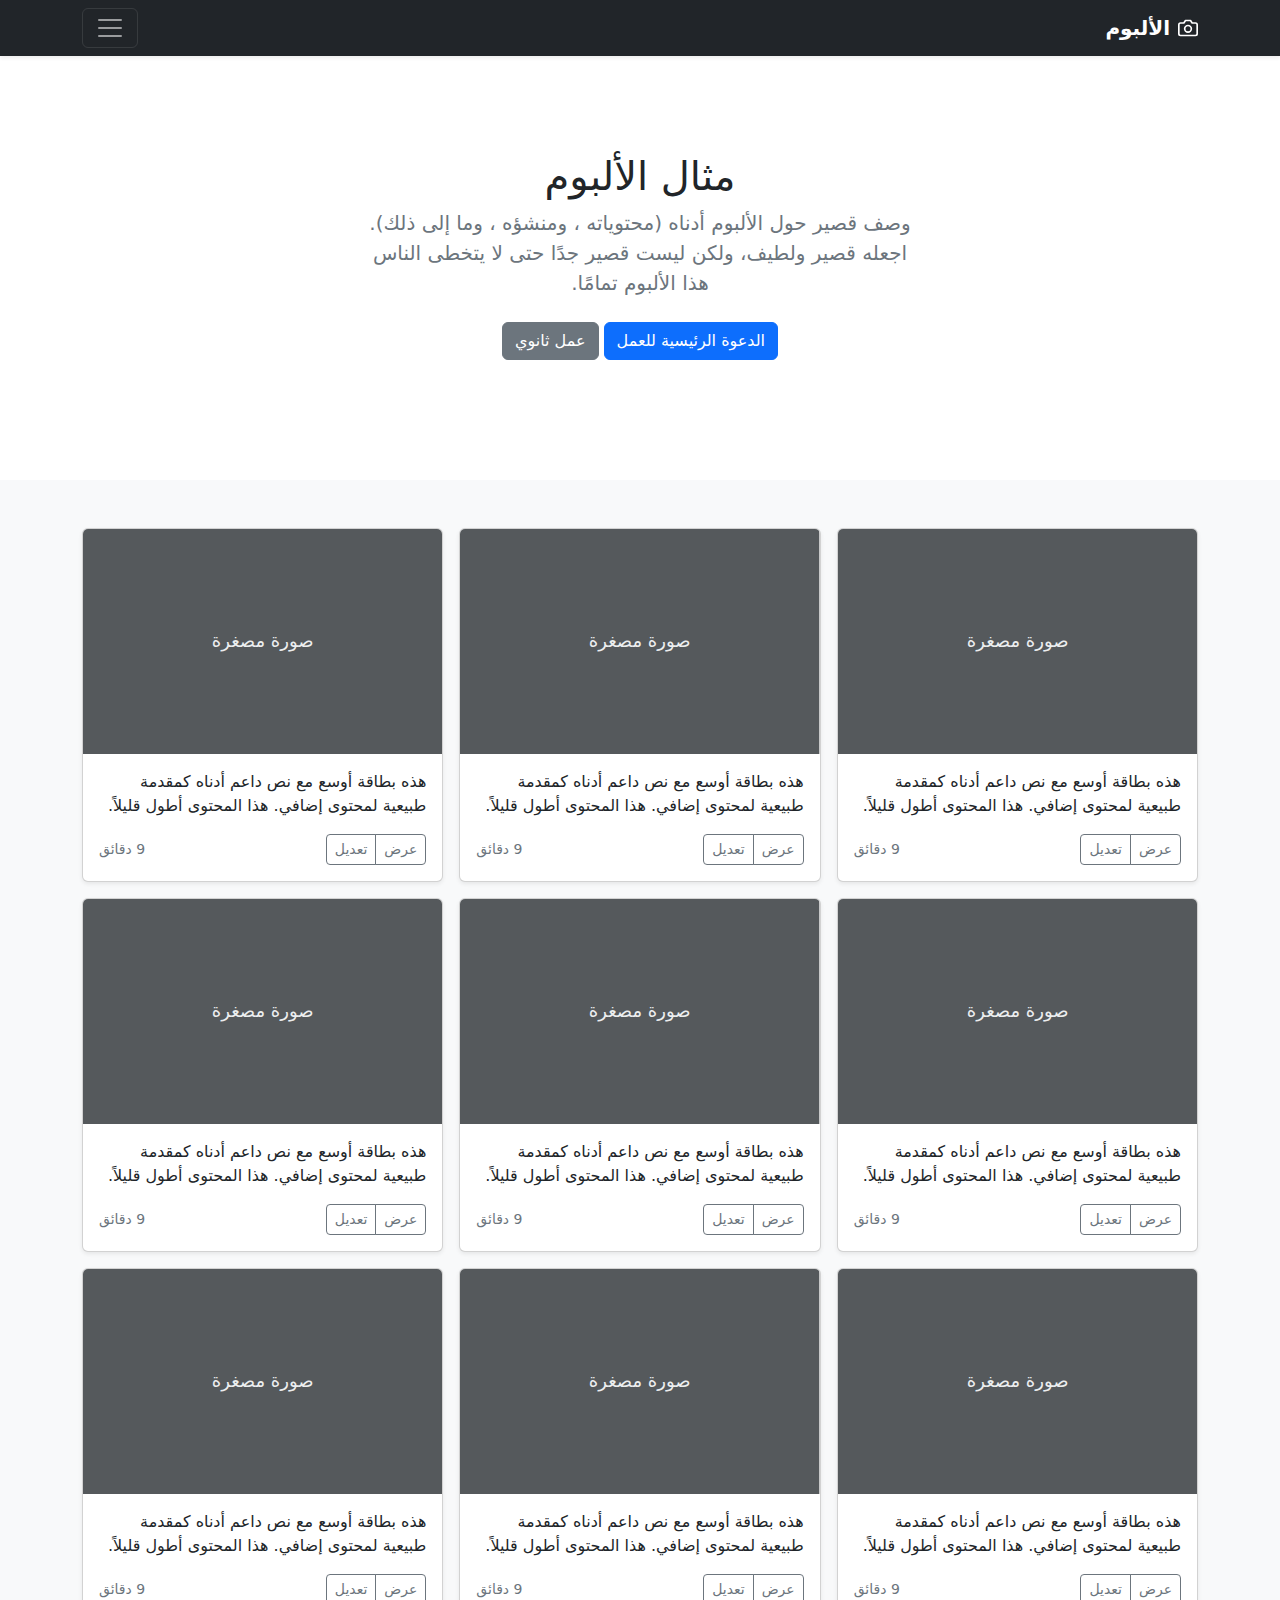
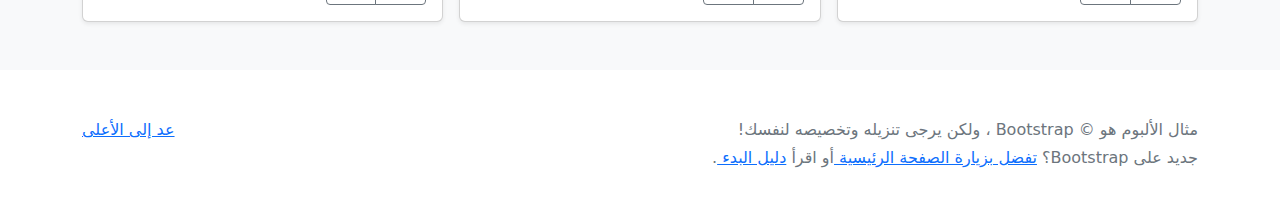
<file: bootstrap-5.2.2-examples/album-rtl/index.html>
<!doctype html>
<html lang="ar" dir="rtl">
  <head>
    <meta charset="utf-8">
    <meta name="viewport" content="width=device-width, initial-scale=1">
    <meta name="description" content="">
    <meta name="author" content="Mark Otto, Jacob Thornton, and Bootstrap contributors">
    <meta name="generator" content="Hugo 0.104.2">
    <title>مثال الألبوم · Bootstrap v5.2</title>

    <link rel="canonical" href="https://getbootstrap.com/docs/5.2/examples/album-rtl/">

    

    

<link href="../assets/dist/css/bootstrap.rtl.min.css" rel="stylesheet">

    <style>
      .bd-placeholder-img {
        font-size: 1.125rem;
        text-anchor: middle;
        -webkit-user-select: none;
        -moz-user-select: none;
        user-select: none;
      }

      @media (min-width: 768px) {
        .bd-placeholder-img-lg {
          font-size: 3.5rem;
        }
      }

      .b-example-divider {
        height: 3rem;
        background-color: rgba(0, 0, 0, .1);
        border: solid rgba(0, 0, 0, .15);
        border-width: 1px 0;
        box-shadow: inset 0 .5em 1.5em rgba(0, 0, 0, .1), inset 0 .125em .5em rgba(0, 0, 0, .15);
      }

      .b-example-vr {
        flex-shrink: 0;
        width: 1.5rem;
        height: 100vh;
      }

      .bi {
        vertical-align: -.125em;
        fill: currentColor;
      }

      .nav-scroller {
        position: relative;
        z-index: 2;
        height: 2.75rem;
        overflow-y: hidden;
      }

      .nav-scroller .nav {
        display: flex;
        flex-wrap: nowrap;
        padding-bottom: 1rem;
        margin-top: -1px;
        overflow-x: auto;
        text-align: center;
        white-space: nowrap;
        -webkit-overflow-scrolling: touch;
      }
    </style>

    
  </head>
  <body>
    
<header>
  <div class="collapse bg-dark" id="navbarHeader">
    <div class="container">
      <div class="row">
        <div class="col-sm-8 col-md-7 py-4">
          <h4 class="text-white">حول</h4>
          <p class="text-muted">أضف بعض المعلومات حول الألبوم، المؤلف، أو أي سياق خلفية آخر. اجعلها بضع جمل حتى يتمكن الزوار من التقاط بعض التلميحات المفيدة. ثم اربطها ببعض مواقع التواصل الاجتماعي أو معلومات الاتصال.</p>
        </div>
        <div class="col-sm-4 offset-md-1 py-4">
          <h4 class="text-white">تواصل معي</h4>
          <ul class="list-unstyled">
            <li><a href="#" class="text-white">تابعني على تويتر</a></li>
            <li><a href="#" class="text-white">شاركني الإعجاب في فيسبوك</a></li>
            <li><a href="#" class="text-white">راسلني على البريد الإلكتروني</a></li>
          </ul>
        </div>
      </div>
    </div>
  </div>
  <div class="navbar navbar-dark bg-dark shadow-sm">
    <div class="container">
      <a href="#" class="navbar-brand d-flex align-items-center">
        <svg xmlns="http://www.w3.org/2000/svg" width="20" height="20" fill="none" stroke="currentColor" stroke-linecap="round" stroke-linejoin="round" stroke-width="2" aria-hidden="true" class="me-2" viewBox="0 0 24 24"><path d="M23 19a2 2 0 0 1-2 2H3a2 2 0 0 1-2-2V8a2 2 0 0 1 2-2h4l2-3h6l2 3h4a2 2 0 0 1 2 2z"/><circle cx="12" cy="13" r="4"/></svg>
        <strong>الألبوم</strong>
      </a>
      <button class="navbar-toggler" type="button" data-bs-toggle="collapse" data-bs-target="#navbarHeader" aria-controls="navbarHeader" aria-expanded="false" aria-label="تبديل التنقل">
        <span class="navbar-toggler-icon"></span>
      </button>
    </div>
  </div>
</header>

<main>

  <section class="py-5 text-center container">
    <div class="row py-lg-5">
      <div class="col-lg-6 col-md-8 mx-auto">
        <h1 class="fw-light">مثال الألبوم</h1>
        <p class="lead text-muted">وصف قصير حول الألبوم أدناه (محتوياته ، ومنشؤه ، وما إلى ذلك). اجعله قصير ولطيف، ولكن ليست قصير جدًا حتى لا يتخطى الناس هذا الألبوم تمامًا.</p>
        <p>
          <a href="#" class="btn btn-primary my-2">الدعوة الرئيسية للعمل</a>
          <a href="#" class="btn btn-secondary my-2">عمل ثانوي</a>
        </p>
      </div>
    </div>
  </section>

  <div class="album py-5 bg-light">
    <div class="container">

      <div class="row row-cols-1 row-cols-sm-2 row-cols-md-3 g-3">
        <div class="col">
          <div class="card shadow-sm">
            <svg class="bd-placeholder-img card-img-top" width="100%" height="225" xmlns="http://www.w3.org/2000/svg" role="img" aria-label="Placeholder: صورة مصغرة" preserveAspectRatio="xMidYMid slice" focusable="false"><title>Placeholder</title><rect width="100%" height="100%" fill="#55595c"/><text x="50%" y="50%" fill="#eceeef" dy=".3em">صورة مصغرة</text></svg>

            <div class="card-body">
              <p class="card-text">هذه بطاقة أوسع مع نص داعم أدناه كمقدمة طبيعية لمحتوى إضافي. هذا المحتوى أطول قليلاً.</p>
              <div class="d-flex justify-content-between align-items-center">
                <div class="btn-group">
                  <button type="button" class="btn btn-sm btn-outline-secondary">عرض</button>
                  <button type="button" class="btn btn-sm btn-outline-secondary">تعديل</button>
                </div>
                <small class="text-muted">9 دقائق</small>
              </div>
            </div>
          </div>
        </div>
        <div class="col">
          <div class="card shadow-sm">
            <svg class="bd-placeholder-img card-img-top" width="100%" height="225" xmlns="http://www.w3.org/2000/svg" role="img" aria-label="Placeholder: صورة مصغرة" preserveAspectRatio="xMidYMid slice" focusable="false"><title>Placeholder</title><rect width="100%" height="100%" fill="#55595c"/><text x="50%" y="50%" fill="#eceeef" dy=".3em">صورة مصغرة</text></svg>

            <div class="card-body">
              <p class="card-text">هذه بطاقة أوسع مع نص داعم أدناه كمقدمة طبيعية لمحتوى إضافي. هذا المحتوى أطول قليلاً.</p>
              <div class="d-flex justify-content-between align-items-center">
                <div class="btn-group">
                  <button type="button" class="btn btn-sm btn-outline-secondary">عرض</button>
                  <button type="button" class="btn btn-sm btn-outline-secondary">تعديل</button>
                </div>
                <small class="text-muted">9 دقائق</small>
              </div>
            </div>
          </div>
        </div>
        <div class="col">
          <div class="card shadow-sm">
            <svg class="bd-placeholder-img card-img-top" width="100%" height="225" xmlns="http://www.w3.org/2000/svg" role="img" aria-label="Placeholder: صورة مصغرة" preserveAspectRatio="xMidYMid slice" focusable="false"><title>Placeholder</title><rect width="100%" height="100%" fill="#55595c"/><text x="50%" y="50%" fill="#eceeef" dy=".3em">صورة مصغرة</text></svg>

            <div class="card-body">
              <p class="card-text">هذه بطاقة أوسع مع نص داعم أدناه كمقدمة طبيعية لمحتوى إضافي. هذا المحتوى أطول قليلاً.</p>
              <div class="d-flex justify-content-between align-items-center">
                <div class="btn-group">
                  <button type="button" class="btn btn-sm btn-outline-secondary">عرض</button>
                  <button type="button" class="btn btn-sm btn-outline-secondary">تعديل</button>
                </div>
                <small class="text-muted">9 دقائق</small>
              </div>
            </div>
          </div>
        </div>

        <div class="col">
          <div class="card shadow-sm">
            <svg class="bd-placeholder-img card-img-top" width="100%" height="225" xmlns="http://www.w3.org/2000/svg" role="img" aria-label="Placeholder: صورة مصغرة" preserveAspectRatio="xMidYMid slice" focusable="false"><title>Placeholder</title><rect width="100%" height="100%" fill="#55595c"/><text x="50%" y="50%" fill="#eceeef" dy=".3em">صورة مصغرة</text></svg>

            <div class="card-body">
              <p class="card-text">هذه بطاقة أوسع مع نص داعم أدناه كمقدمة طبيعية لمحتوى إضافي. هذا المحتوى أطول قليلاً.</p>
              <div class="d-flex justify-content-between align-items-center">
                <div class="btn-group">
                  <button type="button" class="btn btn-sm btn-outline-secondary">عرض</button>
                  <button type="button" class="btn btn-sm btn-outline-secondary">تعديل</button>
                </div>
                <small class="text-muted">9 دقائق</small>
              </div>
            </div>
          </div>
        </div>
        <div class="col">
          <div class="card shadow-sm">
            <svg class="bd-placeholder-img card-img-top" width="100%" height="225" xmlns="http://www.w3.org/2000/svg" role="img" aria-label="Placeholder: صورة مصغرة" preserveAspectRatio="xMidYMid slice" focusable="false"><title>Placeholder</title><rect width="100%" height="100%" fill="#55595c"/><text x="50%" y="50%" fill="#eceeef" dy=".3em">صورة مصغرة</text></svg>

            <div class="card-body">
              <p class="card-text">هذه بطاقة أوسع مع نص داعم أدناه كمقدمة طبيعية لمحتوى إضافي. هذا المحتوى أطول قليلاً.</p>
              <div class="d-flex justify-content-between align-items-center">
                <div class="btn-group">
                  <button type="button" class="btn btn-sm btn-outline-secondary">عرض</button>
                  <button type="button" class="btn btn-sm btn-outline-secondary">تعديل</button>
                </div>
                <small class="text-muted">9 دقائق</small>
              </div>
            </div>
          </div>
        </div>
        <div class="col">
          <div class="card shadow-sm">
            <svg class="bd-placeholder-img card-img-top" width="100%" height="225" xmlns="http://www.w3.org/2000/svg" role="img" aria-label="Placeholder: صورة مصغرة" preserveAspectRatio="xMidYMid slice" focusable="false"><title>Placeholder</title><rect width="100%" height="100%" fill="#55595c"/><text x="50%" y="50%" fill="#eceeef" dy=".3em">صورة مصغرة</text></svg>

            <div class="card-body">
              <p class="card-text">هذه بطاقة أوسع مع نص داعم أدناه كمقدمة طبيعية لمحتوى إضافي. هذا المحتوى أطول قليلاً.</p>
              <div class="d-flex justify-content-between align-items-center">
                <div class="btn-group">
                  <button type="button" class="btn btn-sm btn-outline-secondary">عرض</button>
                  <button type="button" class="btn btn-sm btn-outline-secondary">تعديل</button>
                </div>
                <small class="text-muted">9 دقائق</small>
              </div>
            </div>
          </div>
        </div>

        <div class="col">
          <div class="card shadow-sm">
            <svg class="bd-placeholder-img card-img-top" width="100%" height="225" xmlns="http://www.w3.org/2000/svg" role="img" aria-label="Placeholder: صورة مصغرة" preserveAspectRatio="xMidYMid slice" focusable="false"><title>Placeholder</title><rect width="100%" height="100%" fill="#55595c"/><text x="50%" y="50%" fill="#eceeef" dy=".3em">صورة مصغرة</text></svg>

            <div class="card-body">
              <p class="card-text">هذه بطاقة أوسع مع نص داعم أدناه كمقدمة طبيعية لمحتوى إضافي. هذا المحتوى أطول قليلاً.</p>
              <div class="d-flex justify-content-between align-items-center">
                <div class="btn-group">
                  <button type="button" class="btn btn-sm btn-outline-secondary">عرض</button>
                  <button type="button" class="btn btn-sm btn-outline-secondary">تعديل</button>
                </div>
                <small class="text-muted">9 دقائق</small>
              </div>
            </div>
          </div>
        </div>
        <div class="col">
          <div class="card shadow-sm">
            <svg class="bd-placeholder-img card-img-top" width="100%" height="225" xmlns="http://www.w3.org/2000/svg" role="img" aria-label="Placeholder: صورة مصغرة" preserveAspectRatio="xMidYMid slice" focusable="false"><title>Placeholder</title><rect width="100%" height="100%" fill="#55595c"/><text x="50%" y="50%" fill="#eceeef" dy=".3em">صورة مصغرة</text></svg>

            <div class="card-body">
              <p class="card-text">هذه بطاقة أوسع مع نص داعم أدناه كمقدمة طبيعية لمحتوى إضافي. هذا المحتوى أطول قليلاً.</p>
              <div class="d-flex justify-content-between align-items-center">
                <div class="btn-group">
                  <button type="button" class="btn btn-sm btn-outline-secondary">عرض</button>
                  <button type="button" class="btn btn-sm btn-outline-secondary">تعديل</button>
                </div>
                <small class="text-muted">9 دقائق</small>
              </div>
            </div>
          </div>
        </div>
        <div class="col">
          <div class="card shadow-sm">
            <svg class="bd-placeholder-img card-img-top" width="100%" height="225" xmlns="http://www.w3.org/2000/svg" role="img" aria-label="Placeholder: صورة مصغرة" preserveAspectRatio="xMidYMid slice" focusable="false"><title>Placeholder</title><rect width="100%" height="100%" fill="#55595c"/><text x="50%" y="50%" fill="#eceeef" dy=".3em">صورة مصغرة</text></svg>

            <div class="card-body">
              <p class="card-text">هذه بطاقة أوسع مع نص داعم أدناه كمقدمة طبيعية لمحتوى إضافي. هذا المحتوى أطول قليلاً.</p>
              <div class="d-flex justify-content-between align-items-center">
                <div class="btn-group">
                  <button type="button" class="btn btn-sm btn-outline-secondary">عرض</button>
                  <button type="button" class="btn btn-sm btn-outline-secondary">تعديل</button>
                </div>
                <small class="text-muted">9 دقائق</small>
              </div>
            </div>
          </div>
        </div>
      </div>
    </div>
  </div>

</main>

<footer class="text-muted py-5">
  <div class="container">
    <p class="float-end mb-1">
      <a href="#">عد إلى الأعلى</a>
    </p>
    <p class="mb-1">مثال الألبوم هو © Bootstrap ، ولكن يرجى تنزيله وتخصيصه لنفسك!</p>
    <p class="mb-0">جديد على Bootstrap؟ <a href="/"> تفضل بزيارة الصفحة الرئيسية </a> أو اقرأ <a href="../getting-started/introduction/ "> دليل البدء </a>.</p>
  </div>
</footer>


    <script src="../assets/dist/js/bootstrap.bundle.min.js"></script>

      
  </body>
</html>
</file>
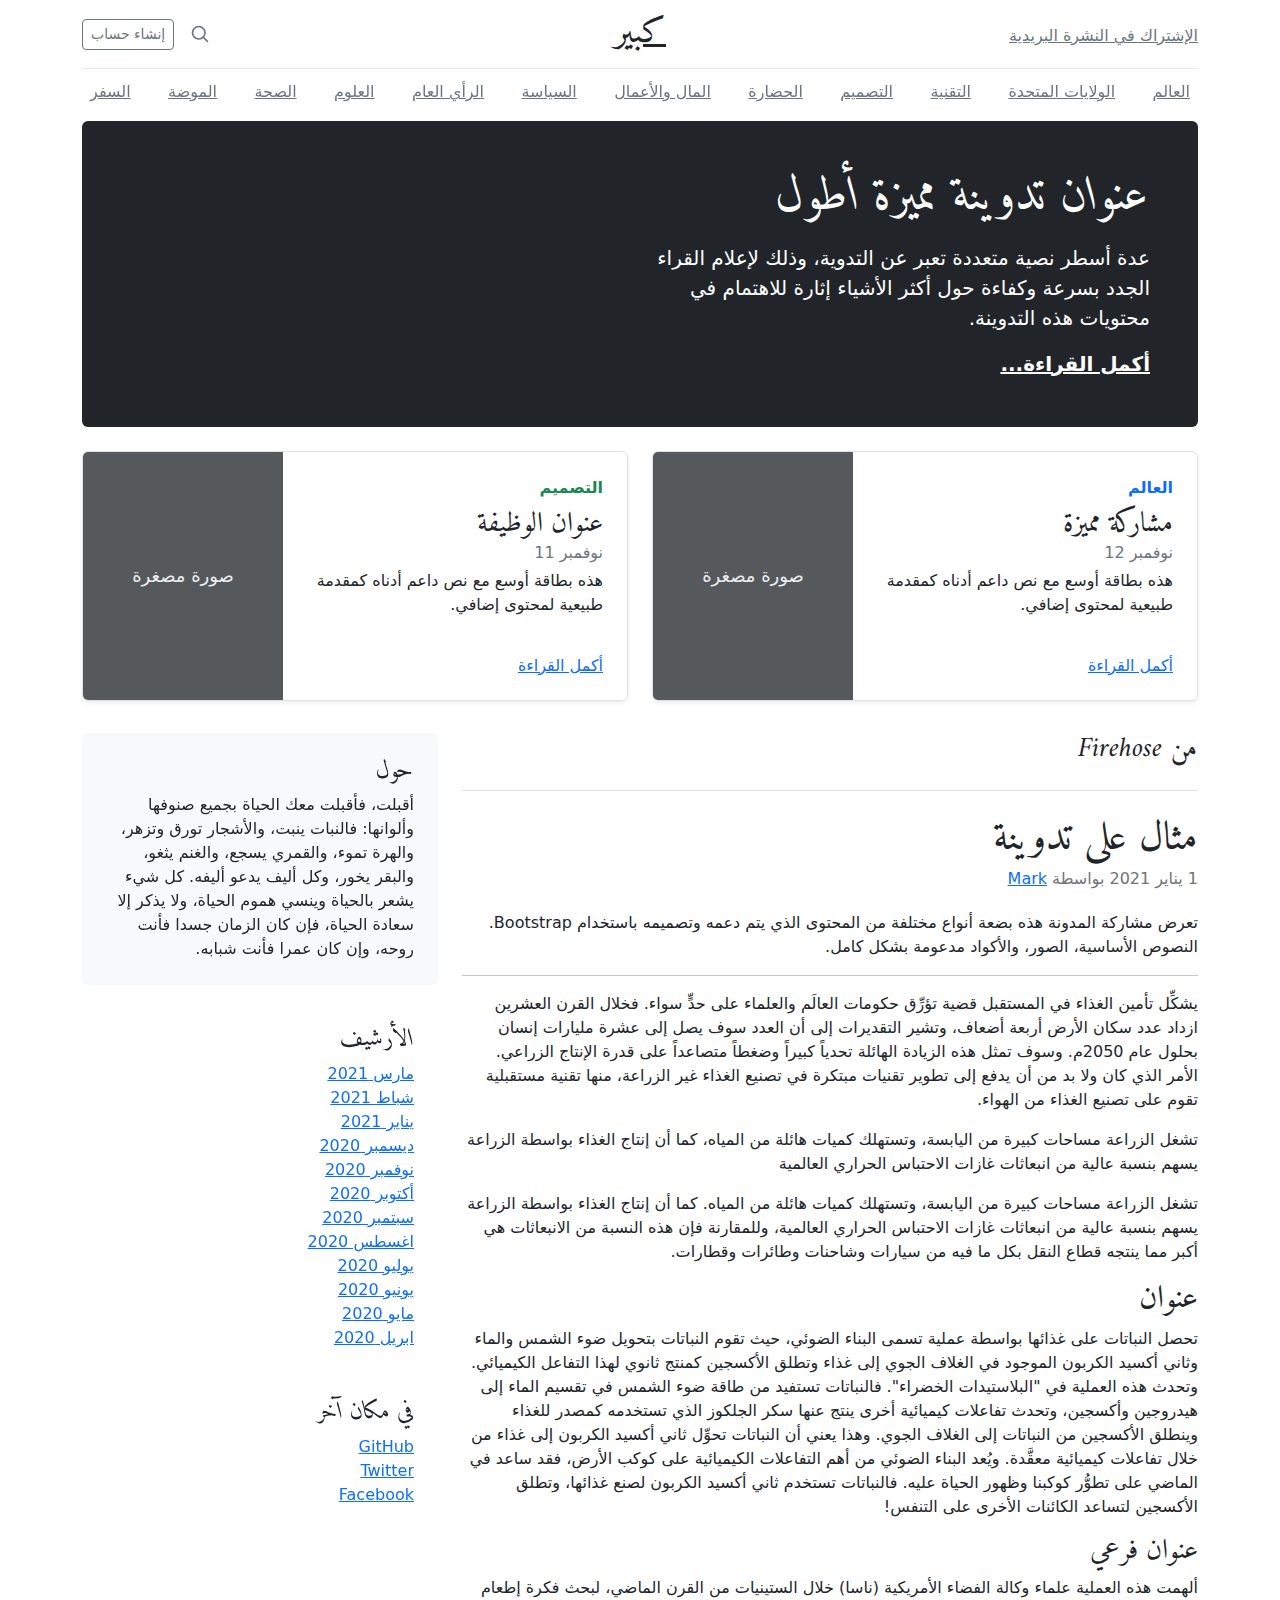
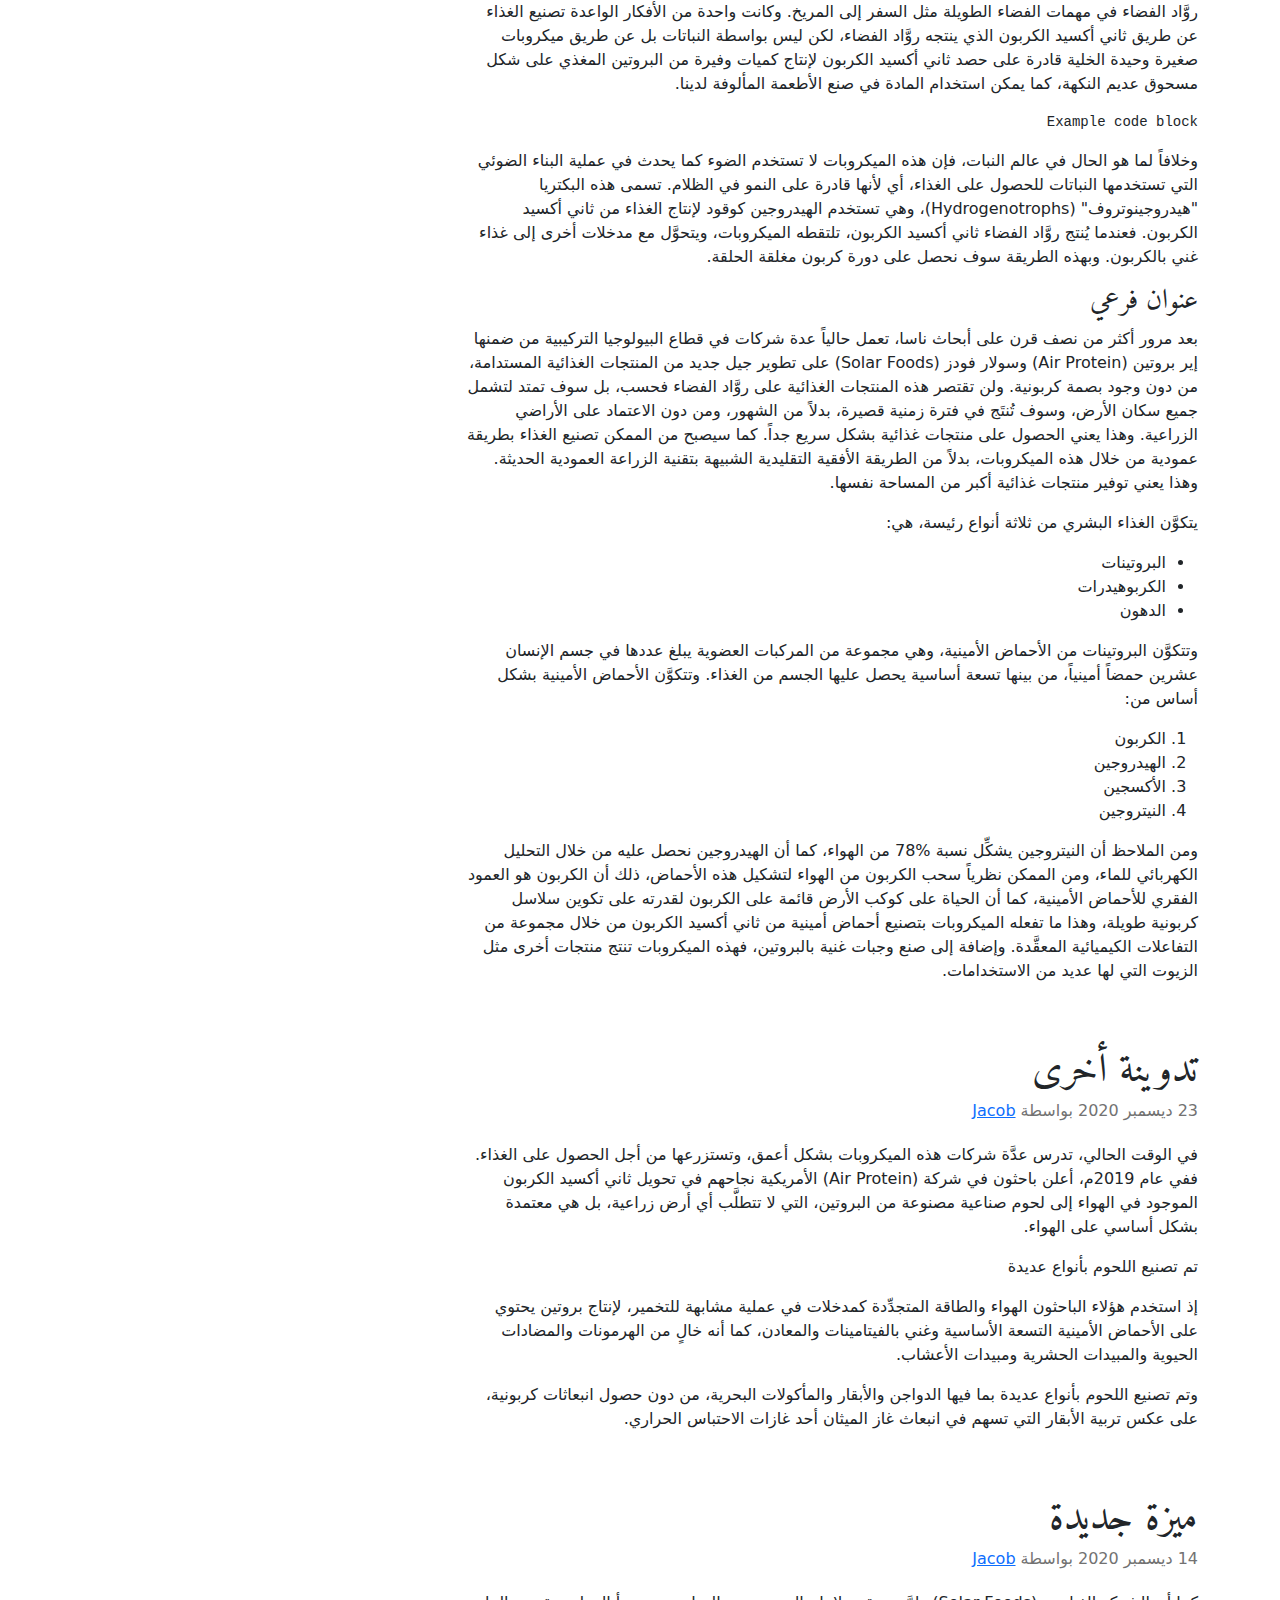
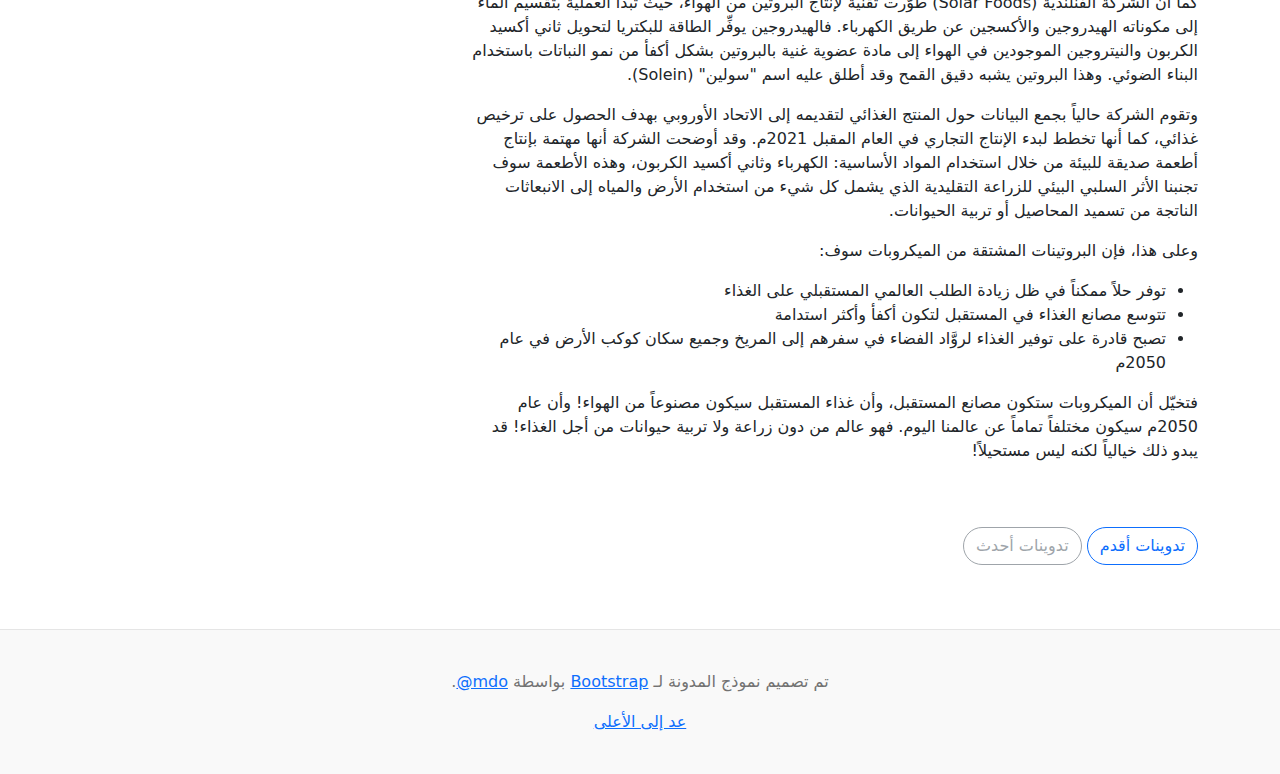
<file: bootstrap-5.2.2-examples/blog-rtl/index.html>
<!doctype html>
<html lang="ar" dir="rtl">
  <head>
    <meta charset="utf-8">
    <meta name="viewport" content="width=device-width, initial-scale=1">
    <meta name="description" content="">
    <meta name="author" content="Mark Otto, Jacob Thornton, and Bootstrap contributors">
    <meta name="generator" content="Hugo 0.104.2">
    <title>قالب المدونة · Bootstrap v5.2</title>

    <link rel="canonical" href="https://getbootstrap.com/docs/5.2/examples/blog-rtl/">

    

    

<link href="../assets/dist/css/bootstrap.rtl.min.css" rel="stylesheet">

    <style>
      .bd-placeholder-img {
        font-size: 1.125rem;
        text-anchor: middle;
        -webkit-user-select: none;
        -moz-user-select: none;
        user-select: none;
      }

      @media (min-width: 768px) {
        .bd-placeholder-img-lg {
          font-size: 3.5rem;
        }
      }

      .b-example-divider {
        height: 3rem;
        background-color: rgba(0, 0, 0, .1);
        border: solid rgba(0, 0, 0, .15);
        border-width: 1px 0;
        box-shadow: inset 0 .5em 1.5em rgba(0, 0, 0, .1), inset 0 .125em .5em rgba(0, 0, 0, .15);
      }

      .b-example-vr {
        flex-shrink: 0;
        width: 1.5rem;
        height: 100vh;
      }

      .bi {
        vertical-align: -.125em;
        fill: currentColor;
      }

      .nav-scroller {
        position: relative;
        z-index: 2;
        height: 2.75rem;
        overflow-y: hidden;
      }

      .nav-scroller .nav {
        display: flex;
        flex-wrap: nowrap;
        padding-bottom: 1rem;
        margin-top: -1px;
        overflow-x: auto;
        text-align: center;
        white-space: nowrap;
        -webkit-overflow-scrolling: touch;
      }
    </style>

    
    <!-- Custom styles for this template -->
    <link href="https://fonts.googleapis.com/css?family=Amiri:wght@400;700&amp;display=swap" rel="stylesheet">
    <!-- Custom styles for this template -->
    <link href="../blog/blog.rtl.css" rel="stylesheet">
  </head>
  <body>
    
<div class="container">
  <header class="blog-header lh-1 py-3">
    <div class="row flex-nowrap justify-content-between align-items-center">
      <div class="col-4 pt-1">
        <a class="link-secondary" href="#">الإشتراك في النشرة البريدية</a>
      </div>
      <div class="col-4 text-center">
        <a class="blog-header-logo text-dark" href="#">كبير</a>
      </div>
      <div class="col-4 d-flex justify-content-end align-items-center">
        <a class="link-secondary" href="#" aria-label="بحث">
          <svg xmlns="http://www.w3.org/2000/svg" width="20" height="20" fill="none" stroke="currentColor" stroke-linecap="round" stroke-linejoin="round" stroke-width="2" class="mx-3" role="img" viewBox="0 0 24 24"><title>بحث</title><circle cx="10.5" cy="10.5" r="7.5"/><path d="M21 21l-5.2-5.2"/></svg>
        </a>
        <a class="btn btn-sm btn-outline-secondary" href="#">إنشاء حساب</a>
      </div>
    </div>
  </header>

  <div class="nav-scroller py-1 mb-2">
    <nav class="nav d-flex justify-content-between">
      <a class="p-2 link-secondary" href="#">العالم</a>
      <a class="p-2 link-secondary" href="#">الولايات المتحدة</a>
      <a class="p-2 link-secondary" href="#">التقنية</a>
      <a class="p-2 link-secondary" href="#">التصميم</a>
      <a class="p-2 link-secondary" href="#">الحضارة</a>
      <a class="p-2 link-secondary" href="#">المال والأعمال</a>
      <a class="p-2 link-secondary" href="#">السياسة</a>
      <a class="p-2 link-secondary" href="#">الرأي العام</a>
      <a class="p-2 link-secondary" href="#">العلوم</a>
      <a class="p-2 link-secondary" href="#">الصحة</a>
      <a class="p-2 link-secondary" href="#">الموضة</a>
      <a class="p-2 link-secondary" href="#">السفر</a>
    </nav>
  </div>
</div>

<main class="container">
  <div class="p-4 p-md-5 mb-4 rounded text-bg-dark">
    <div class="col-md-6 px-0">
      <h1 class="display-4 fst-italic">عنوان تدوينة مميزة أطول</h1>
      <p class="lead my-3">عدة أسطر نصية متعددة تعبر عن التدوية، وذلك لإعلام القراء الجدد بسرعة وكفاءة حول أكثر الأشياء إثارة للاهتمام في محتويات هذه التدوينة.</p>
      <p class="lead mb-0"><a href="#" class="text-white fw-bold">أكمل القراءة...</a></p>
    </div>
  </div>

  <div class="row mb-2">
    <div class="col-md-6">
      <div class="row g-0 border rounded overflow-hidden flex-md-row mb-4 shadow-sm h-md-250 position-relative">
        <div class="col p-4 d-flex flex-column position-static">
          <strong class="d-inline-block mb-2 text-primary">العالم</strong>
          <h3 class="mb-0">مشاركة مميزة</h3>
          <div class="mb-1 text-muted">نوفمبر 12</div>
          <p class="card-text mb-auto">هذه بطاقة أوسع مع نص داعم أدناه كمقدمة طبيعية لمحتوى إضافي.</p>
          <a href="#" class="stretched-link">أكمل القراءة</a>
        </div>
        <div class="col-auto d-none d-lg-block">
          <svg class="bd-placeholder-img" width="200" height="250" xmlns="http://www.w3.org/2000/svg" role="img" aria-label="Placeholder: صورة مصغرة" preserveAspectRatio="xMidYMid slice" focusable="false"><title>Placeholder</title><rect width="100%" height="100%" fill="#55595c"/><text x="50%" y="50%" fill="#eceeef" dy=".3em">صورة مصغرة</text></svg>

        </div>
      </div>
    </div>
    <div class="col-md-6">
      <div class="row g-0 border rounded overflow-hidden flex-md-row mb-4 shadow-sm h-md-250 position-relative">
        <div class="col p-4 d-flex flex-column position-static">
          <strong class="d-inline-block mb-2 text-success">التصميم</strong>
          <h3 class="mb-0">عنوان الوظيفة</h3>
          <div class="mb-1 text-muted">نوفمبر 11</div>
          <p class="mb-auto">هذه بطاقة أوسع مع نص داعم أدناه كمقدمة طبيعية لمحتوى إضافي.</p>
          <a href="#" class="stretched-link">أكمل القراءة</a>
        </div>
        <div class="col-auto d-none d-lg-block">
          <svg class="bd-placeholder-img" width="200" height="250" xmlns="http://www.w3.org/2000/svg" role="img" aria-label="Placeholder: صورة مصغرة" preserveAspectRatio="xMidYMid slice" focusable="false"><title>Placeholder</title><rect width="100%" height="100%" fill="#55595c"/><text x="50%" y="50%" fill="#eceeef" dy=".3em">صورة مصغرة</text></svg>

        </div>
      </div>
    </div>
  </div>

  <div class="row">
    <div class="col-md-8">
      <h3 class="pb-4 mb-4 fst-italic border-bottom">
        من Firehose
      </h3>

      <article class="blog-post">
        <h2 class="blog-post-title mb-1">مثال على تدوينة</h2>
        <p class="blog-post-meta">1 يناير 2021 بواسطة <a href="#"> Mark </a></p>

        <p>تعرض مشاركة المدونة هذه بضعة أنواع مختلفة من المحتوى الذي يتم دعمه وتصميمه باستخدام Bootstrap. النصوص الأساسية، الصور، والأكواد مدعومة بشكل كامل.</p>
        <hr>
        <p>يشكِّل تأمين الغذاء في المستقبل قضية تؤرِّق حكومات العالَم والعلماء على حدٍّ سواء. فخلال القرن العشرين ازداد عدد سكان الأرض أربعة أضعاف، وتشير التقديرات إلى أن العدد سوف يصل إلى عشرة مليارات إنسان بحلول عام 2050م. وسوف تمثل هذه الزيادة الهائلة تحدياً كبيراً وضغطاً متصاعداً على قدرة الإنتاج الزراعي. الأمر الذي كان ولا بد من أن يدفع إلى تطوير تقنيات مبتكرة في تصنيع الغذاء غير الزراعة، منها تقنية مستقبلية تقوم على تصنيع الغذاء من الهواء.</p>
        <blockquote>
          <p>تشغل الزراعة مساحات كبيرة من اليابسة، وتستهلك كميات هائلة من المياه، كما أن إنتاج الغذاء بواسطة الزراعة يسهم بنسبة عالية من انبعاثات غازات الاحتباس الحراري العالمية</p>
        </blockquote>
        <p>تشغل الزراعة مساحات كبيرة من اليابسة، وتستهلك كميات هائلة من المياه. كما أن إنتاج الغذاء بواسطة الزراعة يسهم بنسبة عالية من انبعاثات غازات الاحتباس الحراري العالمية، وللمقارنة فإن هذه النسبة من الانبعاثات هي أكبر مما ينتجه قطاع النقل بكل ما فيه من سيارات وشاحنات وطائرات وقطارات.</p>
        <h2>عنوان</h2>
        <p>تحصل النباتات على غذائها بواسطة عملية تسمى البناء الضوئي، حيث تقوم النباتات بتحويل ضوء الشمس والماء وثاني أكسيد الكربون الموجود في الغلاف الجوي إلى غذاء وتطلق الأكسجين كمنتج ثانوي لهذا التفاعل الكيميائي. وتحدث هذه العملية في "البلاستيدات الخضراء". فالنباتات تستفيد من طاقة ضوء الشمس في تقسيم الماء إلى هيدروجين وأكسجين، وتحدث تفاعلات كيميائية أخرى ينتج عنها سكر الجلكوز الذي تستخدمه كمصدر للغذاء وينطلق الأكسجين من النباتات إلى الغلاف الجوي. وهذا يعني أن النباتات تحوِّل ثاني أكسيد الكربون إلى غذاء من خلال تفاعلات كيميائية معقَّدة. ويُعد البناء الضوئي من أهم التفاعلات الكيميائية على كوكب الأرض، فقد ساعد في الماضي على تطوُّر كوكبنا وظهور الحياة عليه. فالنباتات تستخدم ثاني أكسيد الكربون لصنع غذائها، وتطلق الأكسجين لتساعد الكائنات الأخرى على التنفس!</p>
        <h3>عنوان فرعي</h3>
        <p>ألهمت هذه العملية علماء وكالة الفضاء الأمريكية (ناسا) خلال الستينيات من القرن الماضي، لبحث فكرة إطعام روَّاد الفضاء في مهمات الفضاء الطويلة مثل السفر إلى المريخ. وكانت واحدة من الأفكار الواعدة تصنيع الغذاء عن طريق ثاني أكسيد الكربون الذي ينتجه روَّاد الفضاء، لكن ليس بواسطة النباتات بل عن طريق ميكروبات صغيرة وحيدة الخلية قادرة على حصد ثاني أكسيد الكربون لإنتاج كميات وفيرة من البروتين المغذي على شكل مسحوق عديم النكهة، كما يمكن استخدام المادة في صنع الأطعمة المألوفة لدينا.</p>
        <pre><code>Example code block</code></pre>
        <p>وخلافاً لما هو الحال في عالم النبات، فإن هذه الميكروبات لا تستخدم الضوء كما يحدث في عملية البناء الضوئي التي تستخدمها النباتات للحصول على الغذاء، أي لأنها قادرة على النمو في الظلام. تسمى هذه البكتريا "هيدروجينوتروف" (Hydrogenotrophs)، وهي تستخدم الهيدروجين كوقود لإنتاج الغذاء من ثاني أكسيد الكربون. فعندما يُنتج روَّاد الفضاء ثاني أكسيد الكربون، تلتقطه الميكروبات، ويتحوَّل مع مدخلات أخرى إلى غذاء غني بالكربون. وبهذه الطريقة سوف نحصل على دورة كربون مغلقة الحلقة.</p>
        <h3>عنوان فرعي</h3>
        <p>بعد مرور أكثر من نصف قرن على أبحاث ناسا، تعمل حالياً عدة شركات في قطاع البيولوجيا التركيبية من ضمنها إير بروتين (Air Protein) وسولار فودز (Solar Foods) على تطوير جيل جديد من المنتجات الغذائية المستدامة، من دون وجود بصمة كربونية. ولن تقتصر هذه المنتجات الغذائية على روَّاد الفضاء فحسب، بل سوف تمتد لتشمل جميع سكان الأرض، وسوف تُنتَج في فترة زمنية قصيرة، بدلاً من الشهور، ومن دون الاعتماد على الأراضي الزراعية. وهذا يعني الحصول على منتجات غذائية بشكل سريع جداً. كما سيصبح من الممكن تصنيع الغذاء بطريقة عمودية من خلال هذه الميكروبات، بدلاً من الطريقة الأفقية التقليدية الشبيهة بتقنية الزراعة العمودية الحديثة. وهذا يعني توفير منتجات غذائية أكبر من المساحة نفسها.</p>
        <p>يتكوَّن الغذاء البشري من ثلاثة أنواع رئيسة، هي:</p>
        <ul>
          <li>البروتينات</li>
          <li>الكربوهيدرات</li>
          <li>الدهون</li>
        </ul>
        <p>وتتكوَّن البروتينات من الأحماض الأمينية، وهي مجموعة من المركبات العضوية يبلغ عددها في جسم الإنسان عشرين حمضاً أمينياً، من بينها تسعة أساسية يحصل عليها الجسم من الغذاء. وتتكوَّن الأحماض الأمينية بشكل أساس من:</p>
        <ol>
          <li>الكربون</li>
          <li>الهيدروجين</li>
          <li>الأكسجين</li>
          <li>النيتروجين</li>
        </ol>
        <p>ومن الملاحظ أن النيتروجين يشكِّل نسبة %78 من الهواء، كما أن الهيدروجين نحصل عليه من خلال التحليل الكهربائي للماء، ومن الممكن نظرياً سحب الكربون من الهواء لتشكيل هذه الأحماض، ذلك أن الكربون هو العمود الفقري للأحماض الأمينية، كما أن الحياة على كوكب الأرض قائمة على الكربون لقدرته على تكوين سلاسل كربونية طويلة، وهذا ما تفعله الميكروبات بتصنيع أحماض أمينية من ثاني أكسيد الكربون من خلال مجموعة من التفاعلات الكيميائية المعقَّدة. وإضافة إلى صنع وجبات غنية بالبروتين، فهذه الميكروبات تنتج منتجات أخرى مثل الزيوت التي لها عديد من الاستخدامات.</p>
      </article>

      <article class="blog-post">
        <h2 class="blog-post-title mb-1">تدوينة أخرى</h2>
        <p class="blog-post-meta">23 ديسمبر 2020 بواسطة <a href="#">Jacob</a></p>

        <p>في الوقت الحالي، تدرس عدَّة شركات هذه الميكروبات بشكل أعمق، وتستزرعها من أجل الحصول على الغذاء. ففي عام 2019م، أعلن باحثون في شركة (Air Protein) الأمريكية نجاحهم في تحويل ثاني أكسيد الكربون الموجود في الهواء إلى لحوم صناعية مصنوعة من البروتين، التي لا تتطلَّب أي أرض زراعية، بل هي معتمدة بشكل أساسي على الهواء.</p>
        <blockquote>
          <p>تم تصنيع اللحوم بأنواع عديدة</p>
        </blockquote>
        <p>إذ استخدم هؤلاء الباحثون الهواء والطاقة المتجدِّدة كمدخلات في عملية مشابهة للتخمير، لإنتاج بروتين يحتوي على الأحماض الأمينية التسعة الأساسية وغني بالفيتامينات والمعادن، كما أنه خالٍ من الهرمونات والمضادات الحيوية والمبيدات الحشرية ومبيدات الأعشاب.</p>
        <p> وتم تصنيع اللحوم بأنواع عديدة بما فيها الدواجن والأبقار والمأكولات البحرية، من دون حصول انبعاثات كربونية، على عكس تربية الأبقار التي تسهم في انبعاث غاز الميثان أحد غازات الاحتباس الحراري.</p>
      </article>

      <article class="blog-post">
        <h2 class="blog-post-title mb-1">ميزة جديدة</h2>
        <p class="blog-post-meta">14 ديسمبر 2020 بواسطة <a href="#">Jacob</a></p>

        <p>كما أن الشركة الفنلندية (Solar Foods) طوَّرت تقنية لإنتاج البروتين من الهواء، حيث تبدأ العملية بتقسيم الماء إلى مكوناته الهيدروجين والأكسجين عن طريق الكهرباء. فالهيدروجين يوفِّر الطاقة للبكتريا لتحويل ثاني أكسيد الكربون والنيتروجين الموجودين في الهواء إلى مادة عضوية غنية بالبروتين بشكل أكفأ من نمو النباتات باستخدام البناء الضوئي. وهذا البروتين يشبه دقيق القمح وقد أطلق عليه اسم "سولين" (Solein).</p>
        <p>وتقوم الشركة حالياً بجمع البيانات حول المنتج الغذائي لتقديمه إلى الاتحاد الأوروبي بهدف الحصول على ترخيص غذائي، كما أنها تخطط لبدء الإنتاج التجاري في العام المقبل 2021م. وقد أوضحت الشركة أنها مهتمة بإنتاج أطعمة صديقة للبيئة من خلال استخدام المواد الأساسية: الكهرباء وثاني أكسيد الكربون، وهذه الأطعمة سوف تجنبنا الأثر السلبي البيئي للزراعة التقليدية الذي يشمل كل شيء من استخدام الأرض والمياه إلى الانبعاثات الناتجة من تسميد المحاصيل أو تربية الحيوانات.</p>
        <p>وعلى هذا، فإن البروتينات المشتقة من الميكروبات سوف:</p>
        <ul>
          <li>توفر حلاً ممكناً في ظل زيادة الطلب العالمي المستقبلي على الغذاء</li>
          <li>تتوسع مصانع الغذاء في المستقبل لتكون أكفأ وأكثر استدامة</li>
          <li>تصبح قادرة على توفير الغذاء لروَّاد الفضاء في سفرهم إلى المريخ وجميع سكان كوكب الأرض في عام 2050م</li>
        </ul>
        <p>فتخيّل أن الميكروبات ستكون مصانع المستقبل، وأن غذاء المستقبل سيكون مصنوعاً من الهواء! وأن عام 2050م سيكون مختلفاً تماماً عن عالمنا اليوم. فهو عالم من دون زراعة ولا تربية حيوانات من أجل الغذاء! قد يبدو ذلك خيالياً لكنه ليس مستحيلاً!</p>
      </article>

      <nav class="blog-pagination" aria-label="Pagination">
        <a class="btn btn-outline-primary rounded-pill" href="#">تدوينات أقدم</a>
        <a class="btn btn-outline-secondary rounded-pill disabled">تدوينات أحدث</a>
      </nav>

    </div>

    <div class="col-md-4">
      <div class="position-sticky" style="top: 2rem;">
        <div class="p-4 mb-3 bg-light rounded">
          <h4 class="fst-italic">حول</h4>
          <p class="mb-0">أقبلت، فأقبلت معك الحياة بجميع صنوفها وألوانها: فالنبات ينبت، والأشجار تورق وتزهر، والهرة تموء، والقمري يسجع، والغنم يثغو، والبقر يخور، وكل أليف يدعو أليفه. كل شيء يشعر بالحياة وينسي هموم الحياة، ولا يذكر إلا سعادة الحياة، فإن كان الزمان جسدا فأنت روحه، وإن كان عمرا فأنت شبابه.</p>
        </div>

        <div class="p-4">
          <h4 class="fst-italic">الأرشيف</h4>
          <ol class="list-unstyled mb-0">
            <li><a href="#">مارس 2021</a></li>
            <li><a href="#">شباط 2021</a></li>
            <li><a href="#">يناير 2021</a></li>
            <li><a href="#">ديسمبر 2020</a></li>
            <li><a href="#">نوفمبر 2020</a></li>
            <li><a href="#">أكتوبر 2020</a></li>
            <li><a href="#">سبتمبر 2020</a></li>
            <li><a href="#">اغسطس 2020</a></li>
            <li><a href="#">يوليو 2020</a></li>
            <li><a href="#">يونيو 2020</a></li>
            <li><a href="#">مايو 2020</a></li>
            <li><a href="#">ابريل 2020</a></li>
          </ol>
        </div>

        <div class="p-4">
          <h4 class="fst-italic">في مكان آخر</h4>
          <ol class="list-unstyled">
            <li><a href="#">GitHub</a></li>
            <li><a href="#">Twitter</a></li>
            <li><a href="#">Facebook</a></li>
          </ol>
        </div>
      </div>
    </div>
  </div>

</main>

<footer class="blog-footer">
  <p>تم تصميم نموذج المدونة لـ <a href="https://getbootstrap.com/">Bootstrap</a> بواسطة <a href="https://twitter.com/mdo"><bdi lang="en" dir="ltr">@mdo</bdi></a>.</p>
  <p>
    <a href="#">عد إلى الأعلى</a>
  </p>
</footer>


    
  </body>
</html>
</file>
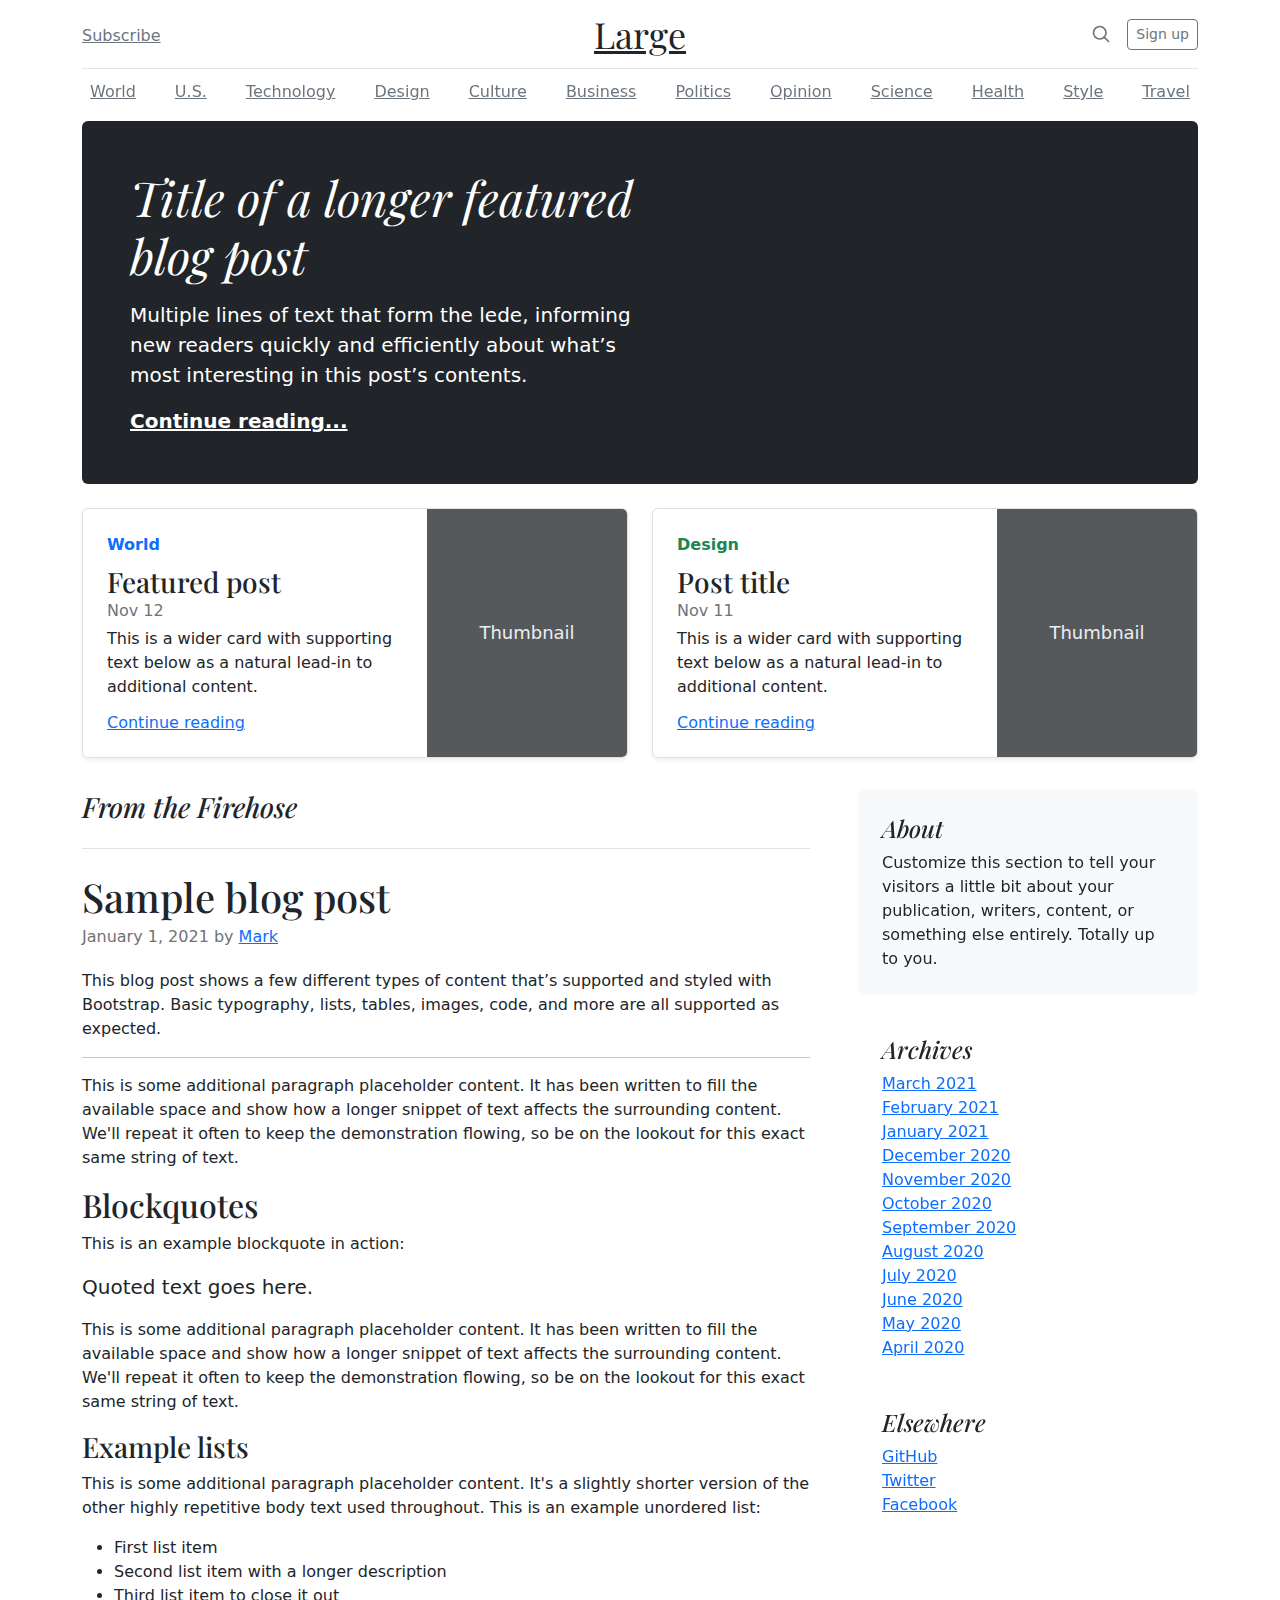
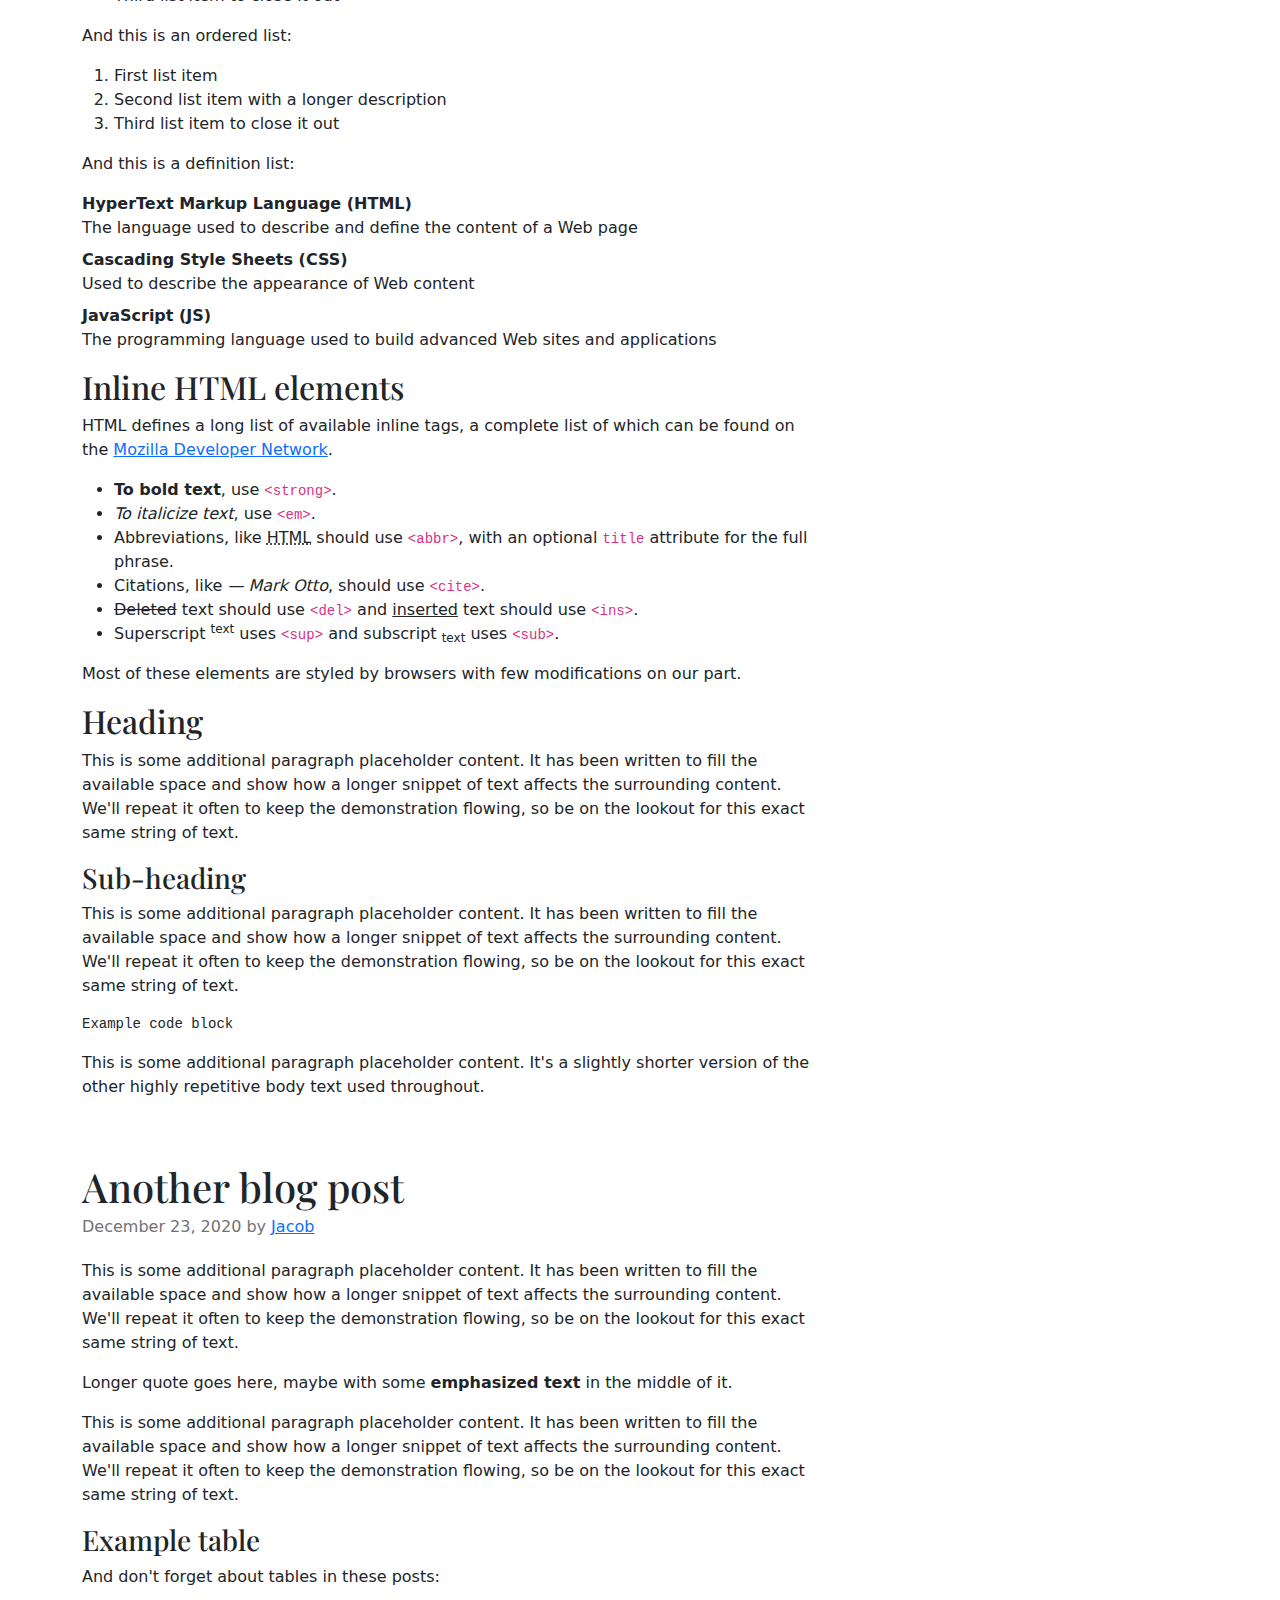
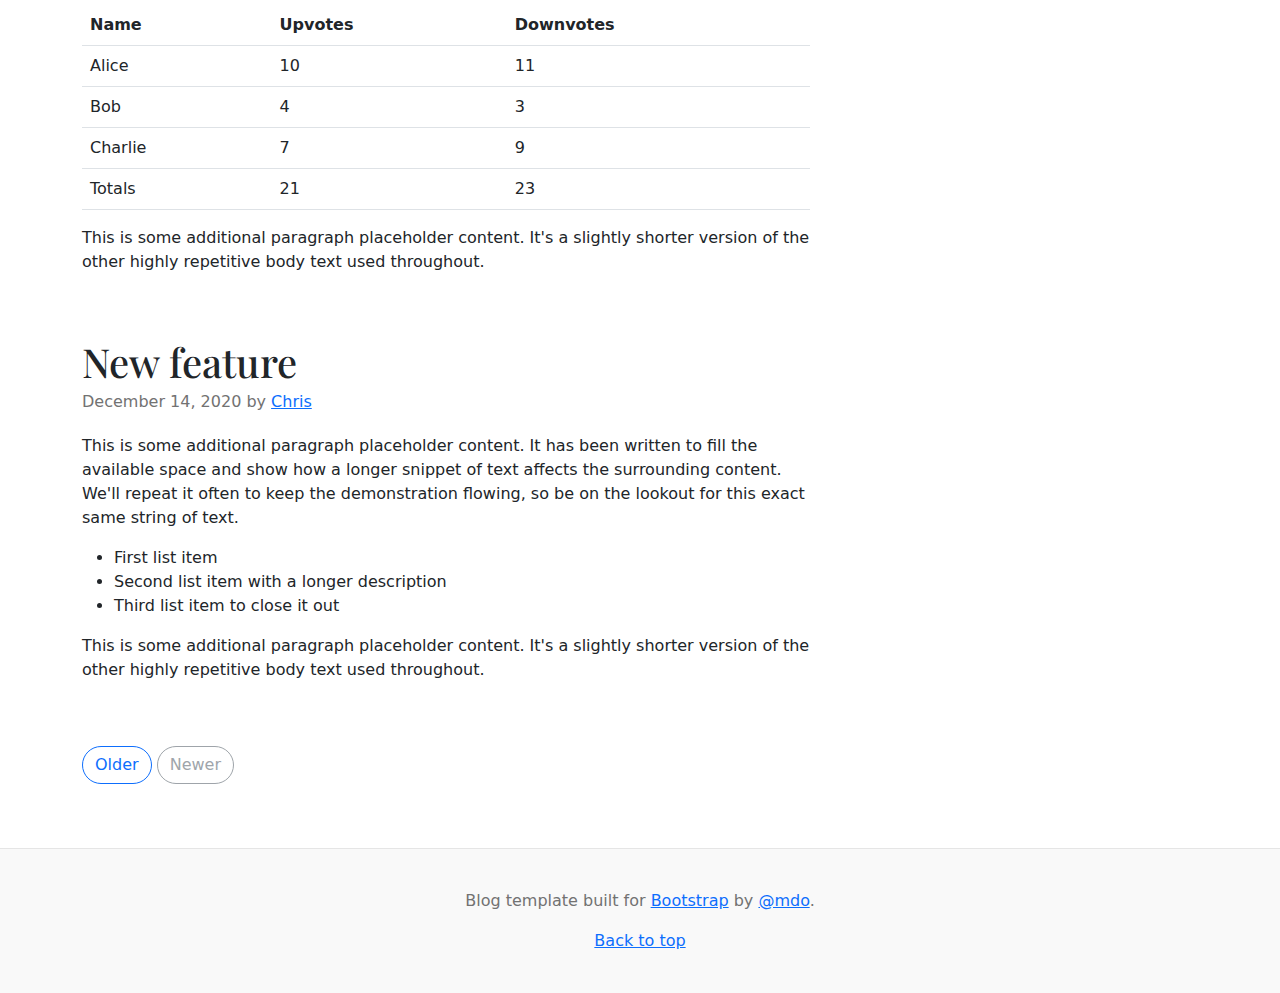
<file: bootstrap-5.2.2-examples/blog/index.html>
<!doctype html>
<html lang="en">
  <head>
    <meta charset="utf-8">
    <meta name="viewport" content="width=device-width, initial-scale=1">
    <meta name="description" content="">
    <meta name="author" content="Mark Otto, Jacob Thornton, and Bootstrap contributors">
    <meta name="generator" content="Hugo 0.104.2">
    <title>Blog Template · Bootstrap v5.2</title>

    <link rel="canonical" href="https://getbootstrap.com/docs/5.2/examples/blog/">

    

    

<link href="../assets/dist/css/bootstrap.min.css" rel="stylesheet">

    <style>
      .bd-placeholder-img {
        font-size: 1.125rem;
        text-anchor: middle;
        -webkit-user-select: none;
        -moz-user-select: none;
        user-select: none;
      }

      @media (min-width: 768px) {
        .bd-placeholder-img-lg {
          font-size: 3.5rem;
        }
      }

      .b-example-divider {
        height: 3rem;
        background-color: rgba(0, 0, 0, .1);
        border: solid rgba(0, 0, 0, .15);
        border-width: 1px 0;
        box-shadow: inset 0 .5em 1.5em rgba(0, 0, 0, .1), inset 0 .125em .5em rgba(0, 0, 0, .15);
      }

      .b-example-vr {
        flex-shrink: 0;
        width: 1.5rem;
        height: 100vh;
      }

      .bi {
        vertical-align: -.125em;
        fill: currentColor;
      }

      .nav-scroller {
        position: relative;
        z-index: 2;
        height: 2.75rem;
        overflow-y: hidden;
      }

      .nav-scroller .nav {
        display: flex;
        flex-wrap: nowrap;
        padding-bottom: 1rem;
        margin-top: -1px;
        overflow-x: auto;
        text-align: center;
        white-space: nowrap;
        -webkit-overflow-scrolling: touch;
      }
    </style>

    
    <!-- Custom styles for this template -->
    <link href="https://fonts.googleapis.com/css?family=Playfair&#43;Display:700,900&amp;display=swap" rel="stylesheet">
    <!-- Custom styles for this template -->
    <link href="blog.css" rel="stylesheet">
  </head>
  <body>
    
<div class="container">
  <header class="blog-header lh-1 py-3">
    <div class="row flex-nowrap justify-content-between align-items-center">
      <div class="col-4 pt-1">
        <a class="link-secondary" href="#">Subscribe</a>
      </div>
      <div class="col-4 text-center">
        <a class="blog-header-logo text-dark" href="#">Large</a>
      </div>
      <div class="col-4 d-flex justify-content-end align-items-center">
        <a class="link-secondary" href="#" aria-label="Search">
          <svg xmlns="http://www.w3.org/2000/svg" width="20" height="20" fill="none" stroke="currentColor" stroke-linecap="round" stroke-linejoin="round" stroke-width="2" class="mx-3" role="img" viewBox="0 0 24 24"><title>Search</title><circle cx="10.5" cy="10.5" r="7.5"/><path d="M21 21l-5.2-5.2"/></svg>
        </a>
        <a class="btn btn-sm btn-outline-secondary" href="#">Sign up</a>
      </div>
    </div>
  </header>

  <div class="nav-scroller py-1 mb-2">
    <nav class="nav d-flex justify-content-between">
      <a class="p-2 link-secondary" href="#">World</a>
      <a class="p-2 link-secondary" href="#">U.S.</a>
      <a class="p-2 link-secondary" href="#">Technology</a>
      <a class="p-2 link-secondary" href="#">Design</a>
      <a class="p-2 link-secondary" href="#">Culture</a>
      <a class="p-2 link-secondary" href="#">Business</a>
      <a class="p-2 link-secondary" href="#">Politics</a>
      <a class="p-2 link-secondary" href="#">Opinion</a>
      <a class="p-2 link-secondary" href="#">Science</a>
      <a class="p-2 link-secondary" href="#">Health</a>
      <a class="p-2 link-secondary" href="#">Style</a>
      <a class="p-2 link-secondary" href="#">Travel</a>
    </nav>
  </div>
</div>

<main class="container">
  <div class="p-4 p-md-5 mb-4 rounded text-bg-dark">
    <div class="col-md-6 px-0">
      <h1 class="display-4 fst-italic">Title of a longer featured blog post</h1>
      <p class="lead my-3">Multiple lines of text that form the lede, informing new readers quickly and efficiently about what’s most interesting in this post’s contents.</p>
      <p class="lead mb-0"><a href="#" class="text-white fw-bold">Continue reading...</a></p>
    </div>
  </div>

  <div class="row mb-2">
    <div class="col-md-6">
      <div class="row g-0 border rounded overflow-hidden flex-md-row mb-4 shadow-sm h-md-250 position-relative">
        <div class="col p-4 d-flex flex-column position-static">
          <strong class="d-inline-block mb-2 text-primary">World</strong>
          <h3 class="mb-0">Featured post</h3>
          <div class="mb-1 text-muted">Nov 12</div>
          <p class="card-text mb-auto">This is a wider card with supporting text below as a natural lead-in to additional content.</p>
          <a href="#" class="stretched-link">Continue reading</a>
        </div>
        <div class="col-auto d-none d-lg-block">
          <svg class="bd-placeholder-img" width="200" height="250" xmlns="http://www.w3.org/2000/svg" role="img" aria-label="Placeholder: Thumbnail" preserveAspectRatio="xMidYMid slice" focusable="false"><title>Placeholder</title><rect width="100%" height="100%" fill="#55595c"/><text x="50%" y="50%" fill="#eceeef" dy=".3em">Thumbnail</text></svg>

        </div>
      </div>
    </div>
    <div class="col-md-6">
      <div class="row g-0 border rounded overflow-hidden flex-md-row mb-4 shadow-sm h-md-250 position-relative">
        <div class="col p-4 d-flex flex-column position-static">
          <strong class="d-inline-block mb-2 text-success">Design</strong>
          <h3 class="mb-0">Post title</h3>
          <div class="mb-1 text-muted">Nov 11</div>
          <p class="mb-auto">This is a wider card with supporting text below as a natural lead-in to additional content.</p>
          <a href="#" class="stretched-link">Continue reading</a>
        </div>
        <div class="col-auto d-none d-lg-block">
          <svg class="bd-placeholder-img" width="200" height="250" xmlns="http://www.w3.org/2000/svg" role="img" aria-label="Placeholder: Thumbnail" preserveAspectRatio="xMidYMid slice" focusable="false"><title>Placeholder</title><rect width="100%" height="100%" fill="#55595c"/><text x="50%" y="50%" fill="#eceeef" dy=".3em">Thumbnail</text></svg>

        </div>
      </div>
    </div>
  </div>

  <div class="row g-5">
    <div class="col-md-8">
      <h3 class="pb-4 mb-4 fst-italic border-bottom">
        From the Firehose
      </h3>

      <article class="blog-post">
        <h2 class="blog-post-title mb-1">Sample blog post</h2>
        <p class="blog-post-meta">January 1, 2021 by <a href="#">Mark</a></p>

        <p>This blog post shows a few different types of content that’s supported and styled with Bootstrap. Basic typography, lists, tables, images, code, and more are all supported as expected.</p>
        <hr>
        <p>This is some additional paragraph placeholder content. It has been written to fill the available space and show how a longer snippet of text affects the surrounding content. We'll repeat it often to keep the demonstration flowing, so be on the lookout for this exact same string of text.</p>
        <h2>Blockquotes</h2>
        <p>This is an example blockquote in action:</p>
        <blockquote class="blockquote">
          <p>Quoted text goes here.</p>
        </blockquote>
        <p>This is some additional paragraph placeholder content. It has been written to fill the available space and show how a longer snippet of text affects the surrounding content. We'll repeat it often to keep the demonstration flowing, so be on the lookout for this exact same string of text.</p>
        <h3>Example lists</h3>
        <p>This is some additional paragraph placeholder content. It's a slightly shorter version of the other highly repetitive body text used throughout. This is an example unordered list:</p>
        <ul>
          <li>First list item</li>
          <li>Second list item with a longer description</li>
          <li>Third list item to close it out</li>
        </ul>
        <p>And this is an ordered list:</p>
        <ol>
          <li>First list item</li>
          <li>Second list item with a longer description</li>
          <li>Third list item to close it out</li>
        </ol>
        <p>And this is a definition list:</p>
        <dl>
          <dt>HyperText Markup Language (HTML)</dt>
          <dd>The language used to describe and define the content of a Web page</dd>
          <dt>Cascading Style Sheets (CSS)</dt>
          <dd>Used to describe the appearance of Web content</dd>
          <dt>JavaScript (JS)</dt>
          <dd>The programming language used to build advanced Web sites and applications</dd>
        </dl>
        <h2>Inline HTML elements</h2>
        <p>HTML defines a long list of available inline tags, a complete list of which can be found on the <a href="https://developer.mozilla.org/en-US/docs/Web/HTML/Element">Mozilla Developer Network</a>.</p>
        <ul>
          <li><strong>To bold text</strong>, use <code class="language-plaintext highlighter-rouge">&lt;strong&gt;</code>.</li>
          <li><em>To italicize text</em>, use <code class="language-plaintext highlighter-rouge">&lt;em&gt;</code>.</li>
          <li>Abbreviations, like <abbr title="HyperText Markup Language">HTML</abbr> should use <code class="language-plaintext highlighter-rouge">&lt;abbr&gt;</code>, with an optional <code class="language-plaintext highlighter-rouge">title</code> attribute for the full phrase.</li>
          <li>Citations, like <cite>— Mark Otto</cite>, should use <code class="language-plaintext highlighter-rouge">&lt;cite&gt;</code>.</li>
          <li><del>Deleted</del> text should use <code class="language-plaintext highlighter-rouge">&lt;del&gt;</code> and <ins>inserted</ins> text should use <code class="language-plaintext highlighter-rouge">&lt;ins&gt;</code>.</li>
          <li>Superscript <sup>text</sup> uses <code class="language-plaintext highlighter-rouge">&lt;sup&gt;</code> and subscript <sub>text</sub> uses <code class="language-plaintext highlighter-rouge">&lt;sub&gt;</code>.</li>
        </ul>
        <p>Most of these elements are styled by browsers with few modifications on our part.</p>
        <h2>Heading</h2>
        <p>This is some additional paragraph placeholder content. It has been written to fill the available space and show how a longer snippet of text affects the surrounding content. We'll repeat it often to keep the demonstration flowing, so be on the lookout for this exact same string of text.</p>
        <h3>Sub-heading</h3>
        <p>This is some additional paragraph placeholder content. It has been written to fill the available space and show how a longer snippet of text affects the surrounding content. We'll repeat it often to keep the demonstration flowing, so be on the lookout for this exact same string of text.</p>
        <pre><code>Example code block</code></pre>
        <p>This is some additional paragraph placeholder content. It's a slightly shorter version of the other highly repetitive body text used throughout.</p>
      </article>

      <article class="blog-post">
        <h2 class="blog-post-title mb-1">Another blog post</h2>
        <p class="blog-post-meta">December 23, 2020 by <a href="#">Jacob</a></p>

        <p>This is some additional paragraph placeholder content. It has been written to fill the available space and show how a longer snippet of text affects the surrounding content. We'll repeat it often to keep the demonstration flowing, so be on the lookout for this exact same string of text.</p>
        <blockquote>
          <p>Longer quote goes here, maybe with some <strong>emphasized text</strong> in the middle of it.</p>
        </blockquote>
        <p>This is some additional paragraph placeholder content. It has been written to fill the available space and show how a longer snippet of text affects the surrounding content. We'll repeat it often to keep the demonstration flowing, so be on the lookout for this exact same string of text.</p>
        <h3>Example table</h3>
        <p>And don't forget about tables in these posts:</p>
        <table class="table">
          <thead>
            <tr>
              <th>Name</th>
              <th>Upvotes</th>
              <th>Downvotes</th>
            </tr>
          </thead>
          <tbody>
            <tr>
              <td>Alice</td>
              <td>10</td>
              <td>11</td>
            </tr>
            <tr>
              <td>Bob</td>
              <td>4</td>
              <td>3</td>
            </tr>
            <tr>
              <td>Charlie</td>
              <td>7</td>
              <td>9</td>
            </tr>
          </tbody>
          <tfoot>
            <tr>
              <td>Totals</td>
              <td>21</td>
              <td>23</td>
            </tr>
          </tfoot>
        </table>

        <p>This is some additional paragraph placeholder content. It's a slightly shorter version of the other highly repetitive body text used throughout.</p>
      </article>

      <article class="blog-post">
        <h2 class="blog-post-title mb-1">New feature</h2>
        <p class="blog-post-meta">December 14, 2020 by <a href="#">Chris</a></p>

        <p>This is some additional paragraph placeholder content. It has been written to fill the available space and show how a longer snippet of text affects the surrounding content. We'll repeat it often to keep the demonstration flowing, so be on the lookout for this exact same string of text.</p>
        <ul>
          <li>First list item</li>
          <li>Second list item with a longer description</li>
          <li>Third list item to close it out</li>
        </ul>
        <p>This is some additional paragraph placeholder content. It's a slightly shorter version of the other highly repetitive body text used throughout.</p>
      </article>

      <nav class="blog-pagination" aria-label="Pagination">
        <a class="btn btn-outline-primary rounded-pill" href="#">Older</a>
        <a class="btn btn-outline-secondary rounded-pill disabled">Newer</a>
      </nav>

    </div>

    <div class="col-md-4">
      <div class="position-sticky" style="top: 2rem;">
        <div class="p-4 mb-3 bg-light rounded">
          <h4 class="fst-italic">About</h4>
          <p class="mb-0">Customize this section to tell your visitors a little bit about your publication, writers, content, or something else entirely. Totally up to you.</p>
        </div>

        <div class="p-4">
          <h4 class="fst-italic">Archives</h4>
          <ol class="list-unstyled mb-0">
            <li><a href="#">March 2021</a></li>
            <li><a href="#">February 2021</a></li>
            <li><a href="#">January 2021</a></li>
            <li><a href="#">December 2020</a></li>
            <li><a href="#">November 2020</a></li>
            <li><a href="#">October 2020</a></li>
            <li><a href="#">September 2020</a></li>
            <li><a href="#">August 2020</a></li>
            <li><a href="#">July 2020</a></li>
            <li><a href="#">June 2020</a></li>
            <li><a href="#">May 2020</a></li>
            <li><a href="#">April 2020</a></li>
          </ol>
        </div>

        <div class="p-4">
          <h4 class="fst-italic">Elsewhere</h4>
          <ol class="list-unstyled">
            <li><a href="#">GitHub</a></li>
            <li><a href="#">Twitter</a></li>
            <li><a href="#">Facebook</a></li>
          </ol>
        </div>
      </div>
    </div>
  </div>

</main>

<footer class="blog-footer">
  <p>Blog template built for <a href="https://getbootstrap.com/">Bootstrap</a> by <a href="https://twitter.com/mdo">@mdo</a>.</p>
  <p>
    <a href="#">Back to top</a>
  </p>
</footer>


    
  </body>
</html>
</file>
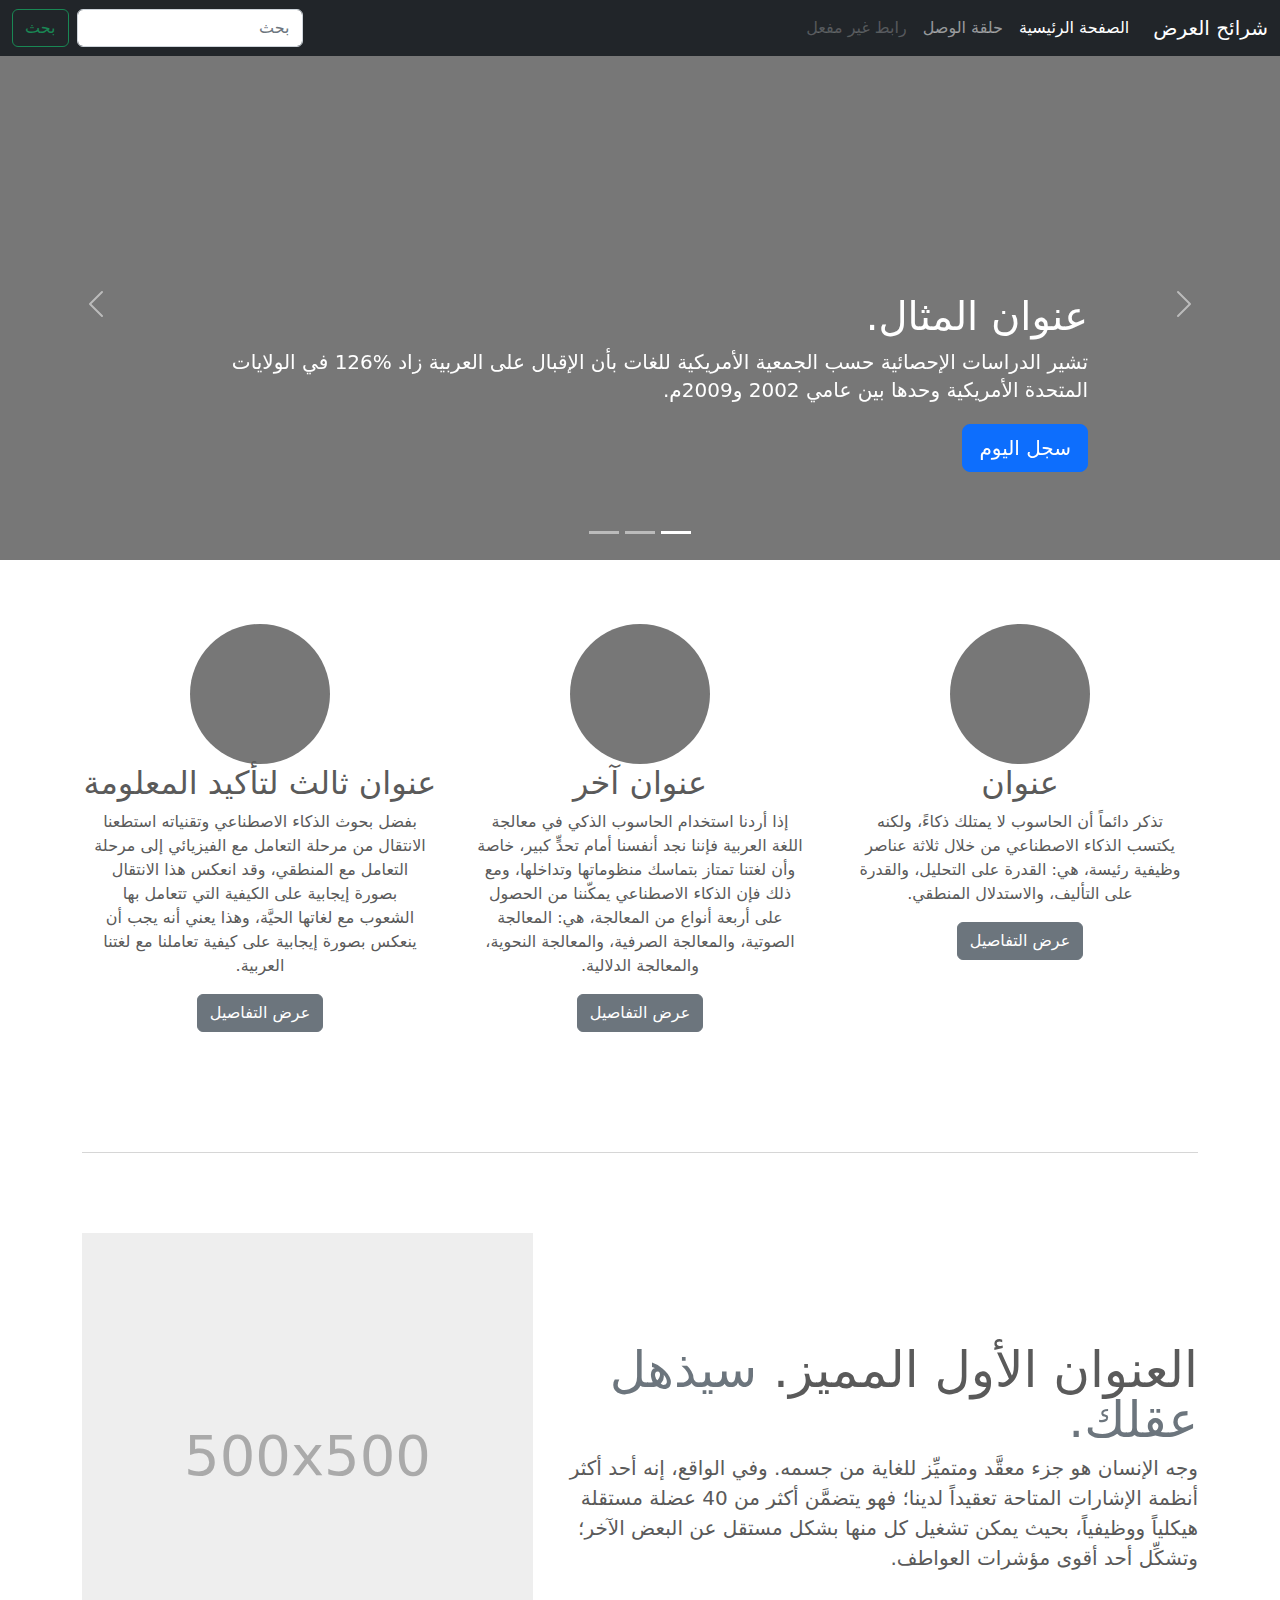
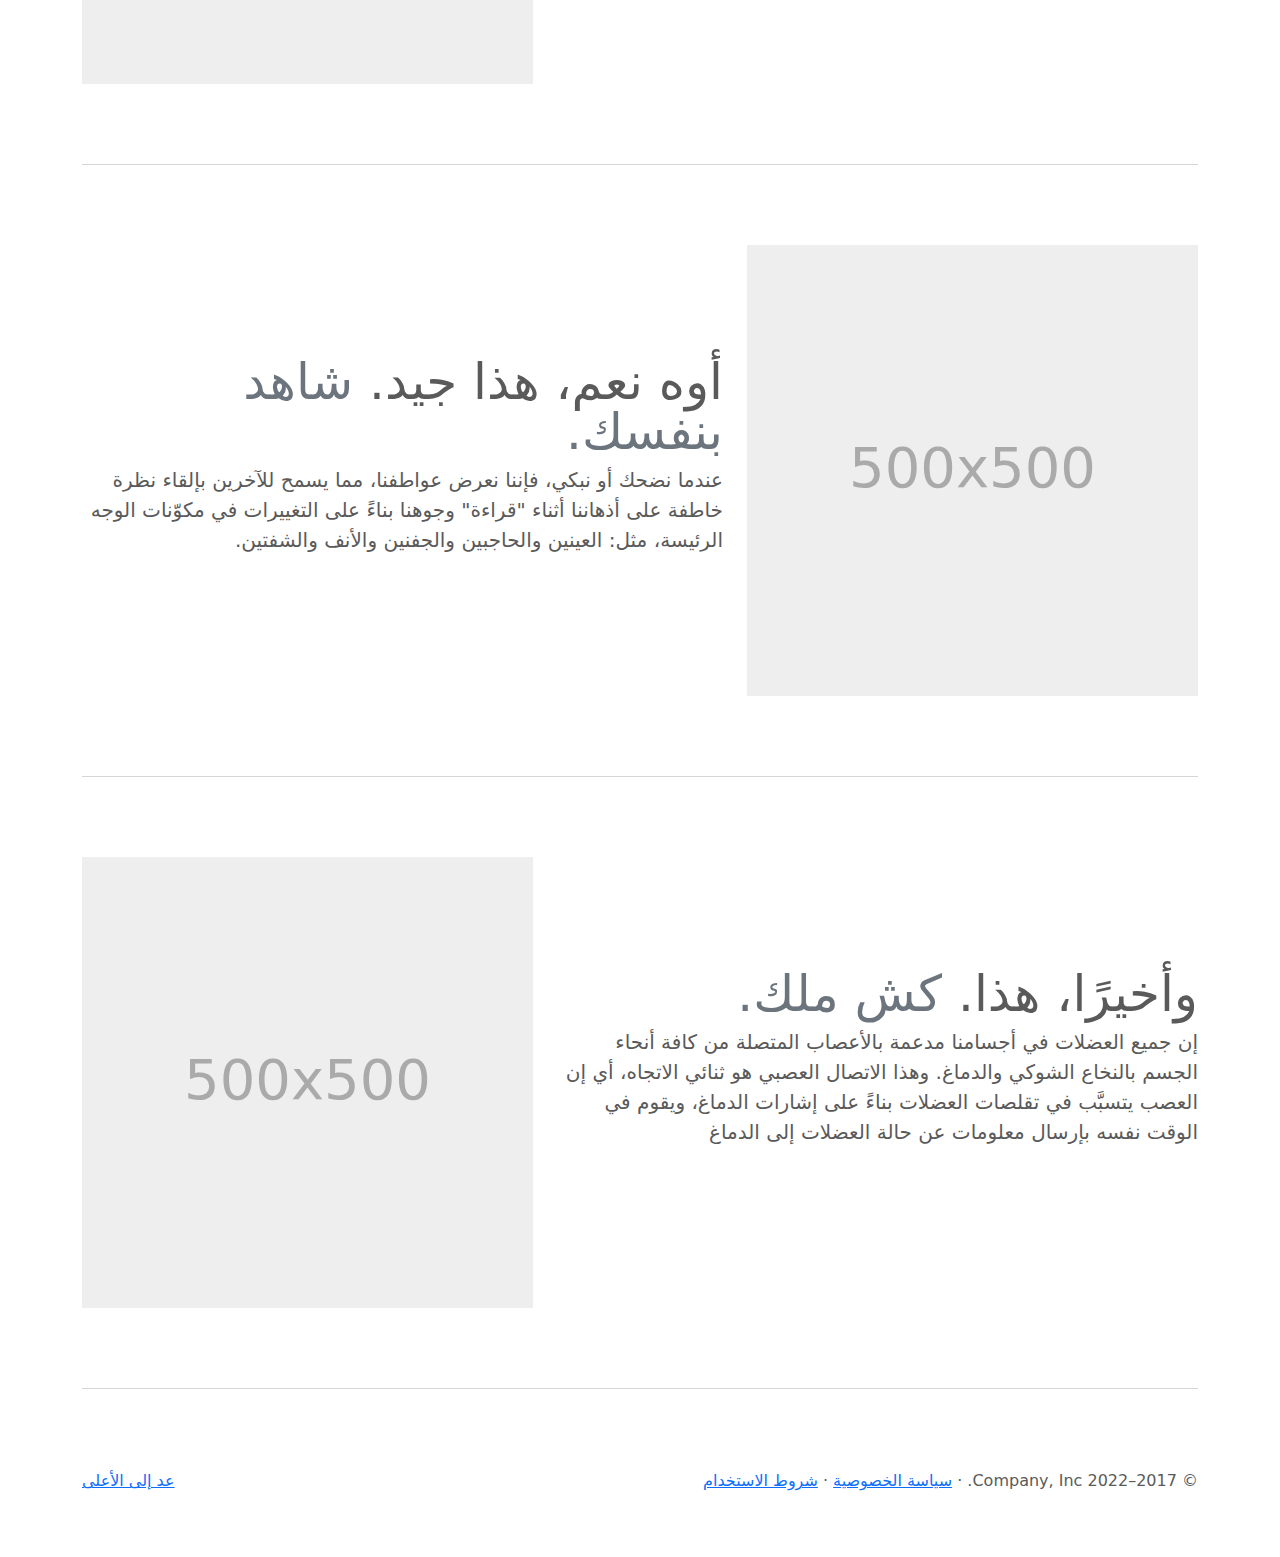
<file: bootstrap-5.2.2-examples/carousel-rtl/index.html>
<!doctype html>
<html lang="ar" dir="rtl">
  <head>
    <meta charset="utf-8">
    <meta name="viewport" content="width=device-width, initial-scale=1">
    <meta name="description" content="">
    <meta name="author" content="Mark Otto, Jacob Thornton, and Bootstrap contributors">
    <meta name="generator" content="Hugo 0.104.2">
    <title>قالب  شرائح العرض · Bootstrap v5.2</title>

    <link rel="canonical" href="https://getbootstrap.com/docs/5.2/examples/carousel-rtl/">

    

    

<link href="../assets/dist/css/bootstrap.rtl.min.css" rel="stylesheet">

    <style>
      .bd-placeholder-img {
        font-size: 1.125rem;
        text-anchor: middle;
        -webkit-user-select: none;
        -moz-user-select: none;
        user-select: none;
      }

      @media (min-width: 768px) {
        .bd-placeholder-img-lg {
          font-size: 3.5rem;
        }
      }

      .b-example-divider {
        height: 3rem;
        background-color: rgba(0, 0, 0, .1);
        border: solid rgba(0, 0, 0, .15);
        border-width: 1px 0;
        box-shadow: inset 0 .5em 1.5em rgba(0, 0, 0, .1), inset 0 .125em .5em rgba(0, 0, 0, .15);
      }

      .b-example-vr {
        flex-shrink: 0;
        width: 1.5rem;
        height: 100vh;
      }

      .bi {
        vertical-align: -.125em;
        fill: currentColor;
      }

      .nav-scroller {
        position: relative;
        z-index: 2;
        height: 2.75rem;
        overflow-y: hidden;
      }

      .nav-scroller .nav {
        display: flex;
        flex-wrap: nowrap;
        padding-bottom: 1rem;
        margin-top: -1px;
        overflow-x: auto;
        text-align: center;
        white-space: nowrap;
        -webkit-overflow-scrolling: touch;
      }
    </style>

    
    <!-- Custom styles for this template -->
    <link href="../carousel/carousel.rtl.css" rel="stylesheet">
  </head>
  <body>
    
<header>
  <nav class="navbar navbar-expand-md navbar-dark fixed-top bg-dark">
    <div class="container-fluid">
      <a class="navbar-brand" href="#">شرائح العرض</a>
      <button class="navbar-toggler" type="button" data-bs-toggle="collapse" data-bs-target="#navbarCollapse" aria-controls="navbarCollapse" aria-expanded="false" aria-label="تبديل التنقل">
        <span class="navbar-toggler-icon"></span>
      </button>
      <div class="collapse navbar-collapse" id="navbarCollapse">
        <ul class="navbar-nav me-auto mb-2 mb-md-0">
          <li class="nav-item">
            <a class="nav-link active" aria-current="page" href="#">الصفحة الرئيسية</a>
          </li>
          <li class="nav-item">
            <a class="nav-link" href="#">حلقة الوصل</a>
          </li>
          <li class="nav-item">
            <a class="nav-link disabled">رابط غير مفعل</a>
          </li>
        </ul>
        <form class="d-flex" role="search">
          <input class="form-control me-2" type="search" placeholder="بحث" aria-label="بحث">
          <button class="btn btn-outline-success" type="submit">بحث</button>
        </form>
      </div>
    </div>
  </nav>
</header>

<main>

  <div id="myCarousel" class="carousel slide" data-bs-ride="carousel">
    <div class="carousel-indicators">
      <button type="button" data-bs-target="#myCarousel" data-bs-slide-to="0" class="active" aria-current="true" aria-label="Slide 1"></button>
      <button type="button" data-bs-target="#myCarousel" data-bs-slide-to="1" aria-label="Slide 2"></button>
      <button type="button" data-bs-target="#myCarousel" data-bs-slide-to="2" aria-label="Slide 3"></button>
    </div>
    <div class="carousel-inner">
      <div class="carousel-item active">
        <svg class="bd-placeholder-img" width="100%" height="100%" xmlns="http://www.w3.org/2000/svg" aria-hidden="true" preserveAspectRatio="xMidYMid slice" focusable="false"><rect width="100%" height="100%" fill="#777"/></svg>

        <div class="container">
          <div class="carousel-caption text-start">
            <h1>عنوان المثال.</h1>
            <p>تشير الدراسات الإحصائية حسب الجمعية الأمريكية للغات بأن الإقبال على العربية زاد %126 في الولايات المتحدة الأمريكية وحدها بين عامي 2002 و2009م.</p>
            <p><a class="btn btn-lg btn-primary" href="#">سجل اليوم</a></p>
          </div>
        </div>
      </div>
      <div class="carousel-item">
        <svg class="bd-placeholder-img" width="100%" height="100%" xmlns="http://www.w3.org/2000/svg" aria-hidden="true" preserveAspectRatio="xMidYMid slice" focusable="false"><rect width="100%" height="100%" fill="#777"/></svg>

        <div class="container">
          <div class="carousel-caption">
            <h1>عنوان مثال آخر.</h1>
            <p>حسب المجلس الثقافي البريطاني فإن تعليم الإنجليزية داخل بريطانيا يسهم في تعزيز اقتصادها بما يتجاوز ملياري جنيه سنوياً، كما أنه وفر أكثر من 26 ألف وظيفة.</p>
            <p><a class="btn btn-lg btn-primary" href="#">أعرف أكثر</a></p>
          </div>
        </div>
      </div>
      <div class="carousel-item">
        <svg class="bd-placeholder-img" width="100%" height="100%" xmlns="http://www.w3.org/2000/svg" aria-hidden="true" preserveAspectRatio="xMidYMid slice" focusable="false"><rect width="100%" height="100%" fill="#777"/></svg>

        <div class="container">
          <div class="carousel-caption text-end">
            <h1>واحد أكثر لقياس جيد.</h1>
            <p>الإحصاءات لحجم الاستثمار اللغوي خارج بريطانيا تتفاوت من سنة لأخرى إلا أن المدير التنفيذي للمجلس الثقافي البريطاني إدي بايرز يرى أن استثمار تعليم الإنجليزية في الخارج لا يحسب على المستوى المالي فحسب بل على المستوى السياسي أيضاً.</p>
            <p><a class="btn btn-lg btn-primary" href="#">تصفح المعرض</a></p>
          </div>
        </div>
      </div>
    </div>
    <button class="carousel-control-prev" type="button" data-bs-target="#myCarousel" data-bs-slide="prev">
      <span class="carousel-control-prev-icon" aria-hidden="true"></span>
      <span class="visually-hidden">السابق</span>
    </button>
    <button class="carousel-control-next" type="button" data-bs-target="#myCarousel" data-bs-slide="next">
      <span class="carousel-control-next-icon" aria-hidden="true"></span>
      <span class="visually-hidden">التالي</span>
    </button>
  </div>


  <!-- Marketing messaging and featurettes
  ================================================== -->
  <!-- Wrap the rest of the page in another container to center all the content. -->

  <div class="container marketing">

    <!-- Three columns of text below the carousel -->
    <div class="row">
      <div class="col-lg-4">
        <svg class="bd-placeholder-img rounded-circle" width="140" height="140" xmlns="http://www.w3.org/2000/svg" role="img" aria-label="Placeholder: 140x140" preserveAspectRatio="xMidYMid slice" focusable="false"><title>Placeholder</title><rect width="100%" height="100%" fill="#777"/><text x="50%" y="50%" fill="#777" dy=".3em">140x140</text></svg>

        <h2 class="fw-normal">عنوان</h2>
        <p>تذكر دائماً أن الحاسوب لا يمتلك ذكاءً، ولكنه يكتسب الذكاء الاصطناعي من خلال ثلاثة عناصر وظيفية رئيسة، هي: القدرة على التحليل، والقدرة على التأليف، والاستدلال المنطقي.</p>
        <p><a class="btn btn-secondary" href="#">عرض التفاصيل</a></p>
      </div><!-- /.col-lg-4 -->
      <div class="col-lg-4">
        <svg class="bd-placeholder-img rounded-circle" width="140" height="140" xmlns="http://www.w3.org/2000/svg" role="img" aria-label="Placeholder: 140x140" preserveAspectRatio="xMidYMid slice" focusable="false"><title>Placeholder</title><rect width="100%" height="100%" fill="#777"/><text x="50%" y="50%" fill="#777" dy=".3em">140x140</text></svg>

        <h2 class="fw-normal">عنوان آخر</h2>
        <p>إذا أردنا استخدام الحاسوب الذكي في معالجة اللغة العربية فإننا نجد أنفسنا أمام تحدٍّ كبير، خاصة وأن لغتنا تمتاز بتماسك منظوماتها وتداخلها، ومع ذلك فإن الذكاء الاصطناعي يمكّننا من الحصول على أربعة أنواع من المعالجة، هي: المعالجة الصوتية، والمعالجة الصرفية، والمعالجة النحوية، والمعالجة الدلالية.</p>
        <p><a class="btn btn-secondary" href="#">عرض التفاصيل</a></p>
      </div><!-- /.col-lg-4 -->
      <div class="col-lg-4">
        <svg class="bd-placeholder-img rounded-circle" width="140" height="140" xmlns="http://www.w3.org/2000/svg" role="img" aria-label="Placeholder: 140x140" preserveAspectRatio="xMidYMid slice" focusable="false"><title>Placeholder</title><rect width="100%" height="100%" fill="#777"/><text x="50%" y="50%" fill="#777" dy=".3em">140x140</text></svg>

        <h2 class="fw-normal">عنوان ثالث لتأكيد المعلومة</h2>
        <p>بفضل بحوث الذكاء الاصطناعي وتقنياته استطعنا الانتقال من مرحلة التعامل مع الفيزيائي إلى مرحلة التعامل مع المنطقي، وقد انعكس هذا الانتقال بصورة إيجابية على الكيفية التي تتعامل بها الشعوب مع لغاتها الحيَّة، وهذا يعني أنه يجب أن ينعكس بصورة إيجابية على كيفية تعاملنا مع لغتنا العربية.</p>
        <p><a class="btn btn-secondary" href="#">عرض التفاصيل</a></p>
      </div><!-- /.col-lg-4 -->
    </div><!-- /.row -->


    <!-- START THE FEATURETTES -->

    <hr class="featurette-divider">

    <div class="row featurette">
      <div class="col-md-7">
        <h2 class="featurette-heading fw-normal lh-1">العنوان الأول المميز. <span class="text-muted"> سيذهل عقلك. </span></h2>
        <p class="lead">وجه الإنسان هو جزء معقَّد ومتميِّز للغاية من جسمه. وفي الواقع، إنه أحد أكثر أنظمة الإشارات المتاحة تعقيداً لدينا؛ فهو يتضمَّن أكثر من 40 عضلة مستقلة هيكلياً ووظيفياً، بحيث يمكن تشغيل كل منها بشكل مستقل عن البعض الآخر؛ وتشكِّل أحد أقوى مؤشرات العواطف.</p>
      </div>
      <div class="col-md-5">
        <svg class="bd-placeholder-img bd-placeholder-img-lg featurette-image img-fluid mx-auto" width="500" height="500" xmlns="http://www.w3.org/2000/svg" role="img" aria-label="Placeholder: 500x500" preserveAspectRatio="xMidYMid slice" focusable="false"><title>Placeholder</title><rect width="100%" height="100%" fill="#eee"/><text x="50%" y="50%" fill="#aaa" dy=".3em">500x500</text></svg>

      </div>
    </div>

    <hr class="featurette-divider">

    <div class="row featurette">
      <div class="col-md-7 order-md-2">
        <h2 class="featurette-heading fw-normal lh-1">أوه نعم، هذا جيد. <span class="text-muted"> شاهد بنفسك. </span></h2>
        <p class="lead">عندما نضحك أو نبكي، فإننا نعرض عواطفنا، مما يسمح للآخرين بإلقاء نظرة خاطفة على أذهاننا أثناء "قراءة" وجوهنا بناءً على التغييرات في مكوّنات الوجه الرئيسة، مثل: العينين والحاجبين والجفنين والأنف والشفتين.</p>
      </div>
      <div class="col-md-5 order-md-1">
        <svg class="bd-placeholder-img bd-placeholder-img-lg featurette-image img-fluid mx-auto" width="500" height="500" xmlns="http://www.w3.org/2000/svg" role="img" aria-label="Placeholder: 500x500" preserveAspectRatio="xMidYMid slice" focusable="false"><title>Placeholder</title><rect width="100%" height="100%" fill="#eee"/><text x="50%" y="50%" fill="#aaa" dy=".3em">500x500</text></svg>

      </div>
    </div>

    <hr class="featurette-divider">

    <div class="row featurette">
      <div class="col-md-7">
        <h2 class="featurette-heading fw-normal lh-1">وأخيرًا، هذا. <span class="text-muted"> كش ملك. </span></h2>
        <p class="lead">إن جميع العضلات في أجسامنا مدعمة بالأعصاب المتصلة من كافة أنحاء الجسم بالنخاع الشوكي والدماغ. وهذا الاتصال العصبي هو ثنائي الاتجاه، أي إن العصب يتسبَّب في تقلصات العضلات بناءً على إشارات الدماغ، ويقوم في الوقت نفسه بإرسال معلومات عن حالة العضلات إلى الدماغ</p>
      </div>
      <div class="col-md-5">
        <svg class="bd-placeholder-img bd-placeholder-img-lg featurette-image img-fluid mx-auto" width="500" height="500" xmlns="http://www.w3.org/2000/svg" role="img" aria-label="Placeholder: 500x500" preserveAspectRatio="xMidYMid slice" focusable="false"><title>Placeholder</title><rect width="100%" height="100%" fill="#eee"/><text x="50%" y="50%" fill="#aaa" dy=".3em">500x500</text></svg>

      </div>
    </div>

    <hr class="featurette-divider">

    <!-- /END THE FEATURETTES -->

  </div><!-- /.container -->


  <!-- FOOTER -->
  <footer class="container">
    <p class="float-end"><a href="#">عد إلى الأعلى</a></p>
    <p>&copy; 2017–2022 Company, Inc. &middot; <a href="#">سياسة الخصوصية</a> &middot; <a href="#">شروط الاستخدام</a></p>
  </footer>
</main>


    <script src="../assets/dist/js/bootstrap.bundle.min.js"></script>

      
  </body>
</html>
</file>
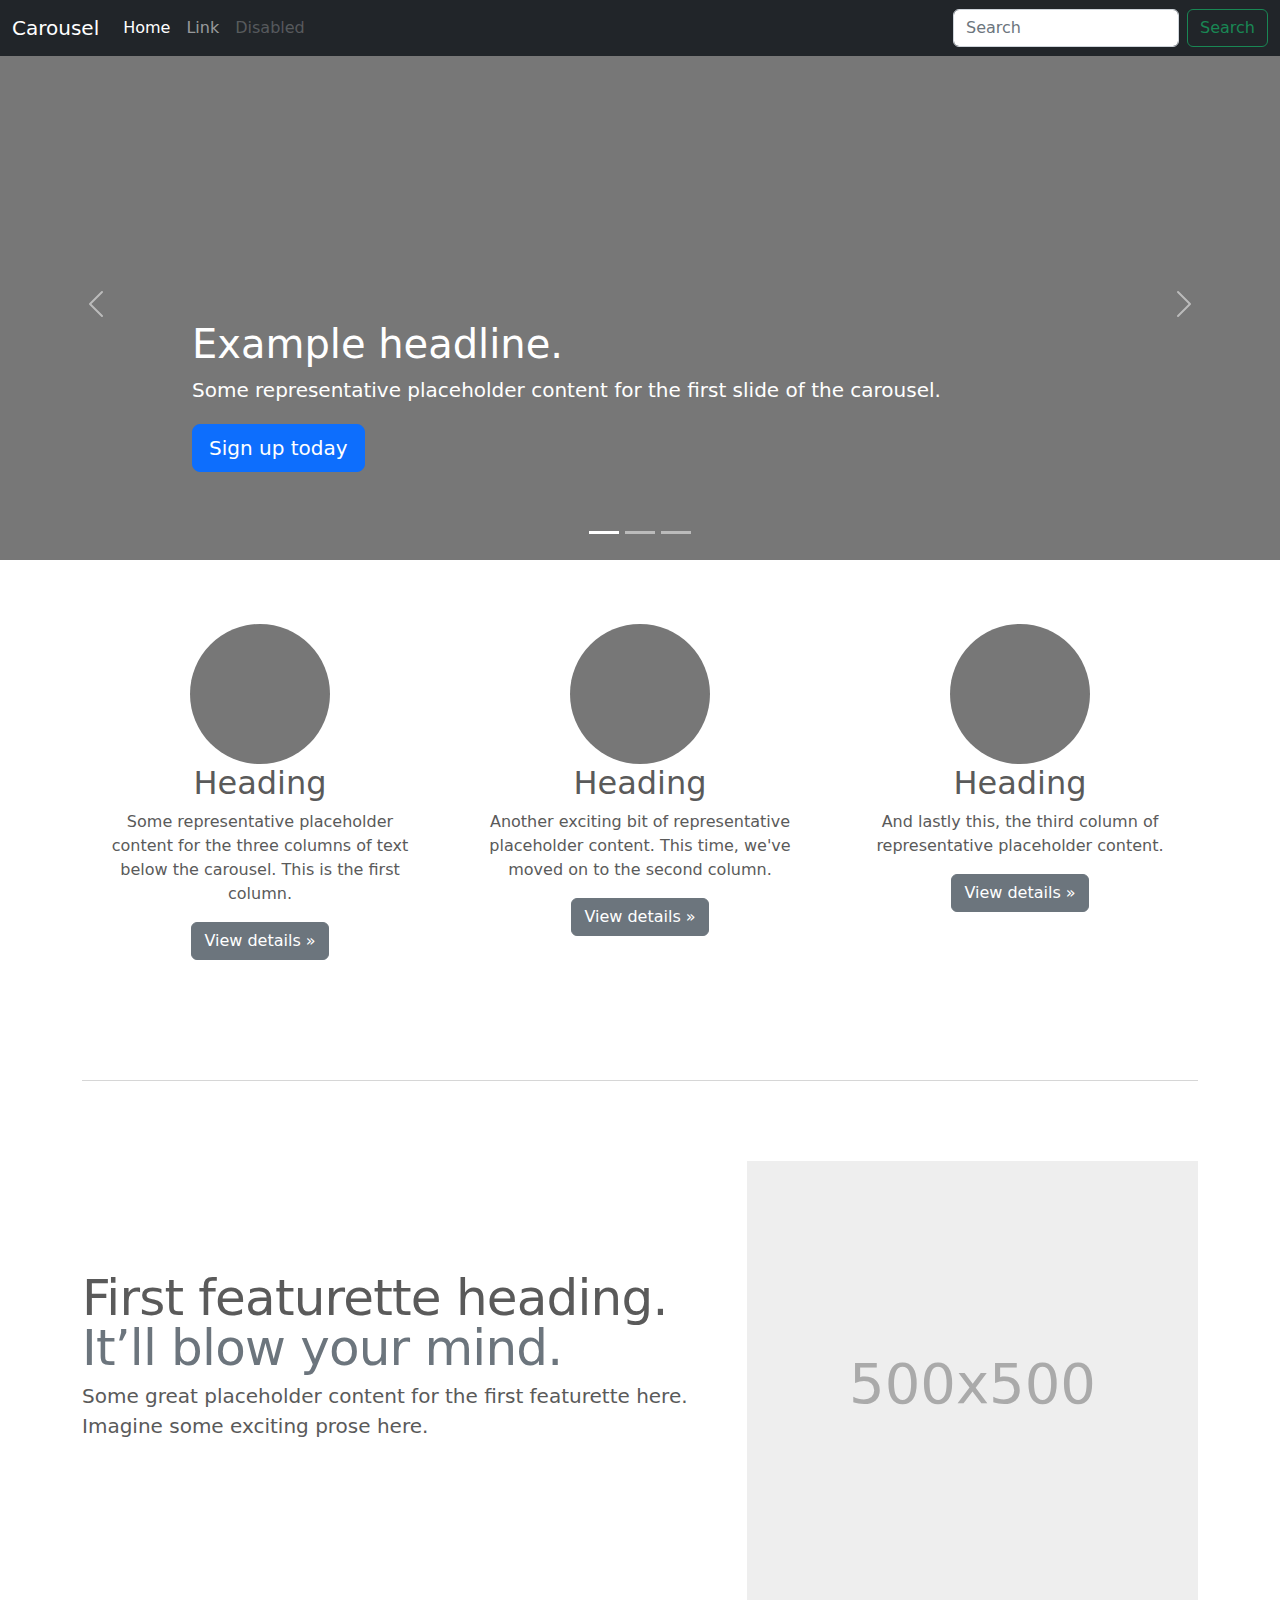
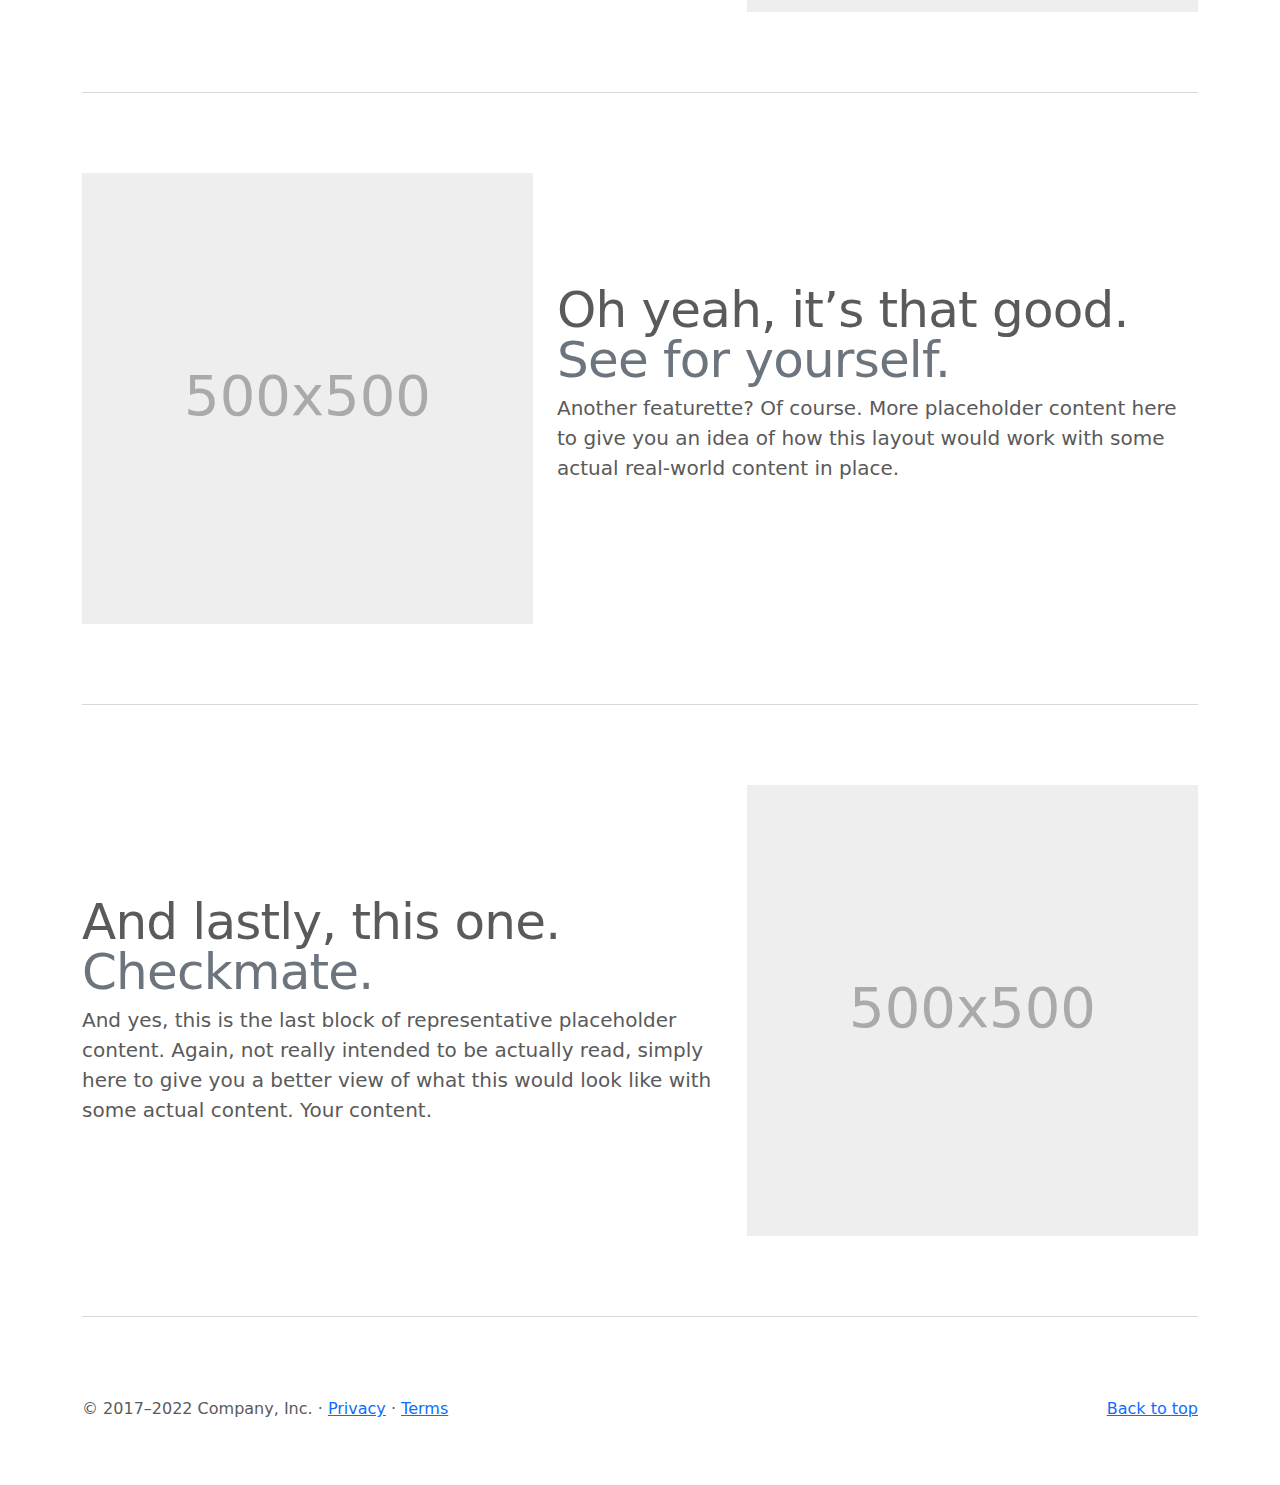
<file: bootstrap-5.2.2-examples/carousel/index.html>
<!doctype html>
<html lang="en">
  <head>
    <meta charset="utf-8">
    <meta name="viewport" content="width=device-width, initial-scale=1">
    <meta name="description" content="">
    <meta name="author" content="Mark Otto, Jacob Thornton, and Bootstrap contributors">
    <meta name="generator" content="Hugo 0.104.2">
    <title>Carousel Template · Bootstrap v5.2</title>

    <link rel="canonical" href="https://getbootstrap.com/docs/5.2/examples/carousel/">

    

    

<link href="../assets/dist/css/bootstrap.min.css" rel="stylesheet">

    <style>
      .bd-placeholder-img {
        font-size: 1.125rem;
        text-anchor: middle;
        -webkit-user-select: none;
        -moz-user-select: none;
        user-select: none;
      }

      @media (min-width: 768px) {
        .bd-placeholder-img-lg {
          font-size: 3.5rem;
        }
      }

      .b-example-divider {
        height: 3rem;
        background-color: rgba(0, 0, 0, .1);
        border: solid rgba(0, 0, 0, .15);
        border-width: 1px 0;
        box-shadow: inset 0 .5em 1.5em rgba(0, 0, 0, .1), inset 0 .125em .5em rgba(0, 0, 0, .15);
      }

      .b-example-vr {
        flex-shrink: 0;
        width: 1.5rem;
        height: 100vh;
      }

      .bi {
        vertical-align: -.125em;
        fill: currentColor;
      }

      .nav-scroller {
        position: relative;
        z-index: 2;
        height: 2.75rem;
        overflow-y: hidden;
      }

      .nav-scroller .nav {
        display: flex;
        flex-wrap: nowrap;
        padding-bottom: 1rem;
        margin-top: -1px;
        overflow-x: auto;
        text-align: center;
        white-space: nowrap;
        -webkit-overflow-scrolling: touch;
      }
    </style>

    
    <!-- Custom styles for this template -->
    <link href="carousel.css" rel="stylesheet">
  </head>
  <body>
    
<header>
  <nav class="navbar navbar-expand-md navbar-dark fixed-top bg-dark">
    <div class="container-fluid">
      <a class="navbar-brand" href="#">Carousel</a>
      <button class="navbar-toggler" type="button" data-bs-toggle="collapse" data-bs-target="#navbarCollapse" aria-controls="navbarCollapse" aria-expanded="false" aria-label="Toggle navigation">
        <span class="navbar-toggler-icon"></span>
      </button>
      <div class="collapse navbar-collapse" id="navbarCollapse">
        <ul class="navbar-nav me-auto mb-2 mb-md-0">
          <li class="nav-item">
            <a class="nav-link active" aria-current="page" href="#">Home</a>
          </li>
          <li class="nav-item">
            <a class="nav-link" href="#">Link</a>
          </li>
          <li class="nav-item">
            <a class="nav-link disabled">Disabled</a>
          </li>
        </ul>
        <form class="d-flex" role="search">
          <input class="form-control me-2" type="search" placeholder="Search" aria-label="Search">
          <button class="btn btn-outline-success" type="submit">Search</button>
        </form>
      </div>
    </div>
  </nav>
</header>

<main>

  <div id="myCarousel" class="carousel slide" data-bs-ride="carousel">
    <div class="carousel-indicators">
      <button type="button" data-bs-target="#myCarousel" data-bs-slide-to="0" class="active" aria-current="true" aria-label="Slide 1"></button>
      <button type="button" data-bs-target="#myCarousel" data-bs-slide-to="1" aria-label="Slide 2"></button>
      <button type="button" data-bs-target="#myCarousel" data-bs-slide-to="2" aria-label="Slide 3"></button>
    </div>
    <div class="carousel-inner">
      <div class="carousel-item active">
        <svg class="bd-placeholder-img" width="100%" height="100%" xmlns="http://www.w3.org/2000/svg" aria-hidden="true" preserveAspectRatio="xMidYMid slice" focusable="false"><rect width="100%" height="100%" fill="#777"/></svg>

        <div class="container">
          <div class="carousel-caption text-start">
            <h1>Example headline.</h1>
            <p>Some representative placeholder content for the first slide of the carousel.</p>
            <p><a class="btn btn-lg btn-primary" href="#">Sign up today</a></p>
          </div>
        </div>
      </div>
      <div class="carousel-item">
        <svg class="bd-placeholder-img" width="100%" height="100%" xmlns="http://www.w3.org/2000/svg" aria-hidden="true" preserveAspectRatio="xMidYMid slice" focusable="false"><rect width="100%" height="100%" fill="#777"/></svg>

        <div class="container">
          <div class="carousel-caption">
            <h1>Another example headline.</h1>
            <p>Some representative placeholder content for the second slide of the carousel.</p>
            <p><a class="btn btn-lg btn-primary" href="#">Learn more</a></p>
          </div>
        </div>
      </div>
      <div class="carousel-item">
        <svg class="bd-placeholder-img" width="100%" height="100%" xmlns="http://www.w3.org/2000/svg" aria-hidden="true" preserveAspectRatio="xMidYMid slice" focusable="false"><rect width="100%" height="100%" fill="#777"/></svg>

        <div class="container">
          <div class="carousel-caption text-end">
            <h1>One more for good measure.</h1>
            <p>Some representative placeholder content for the third slide of this carousel.</p>
            <p><a class="btn btn-lg btn-primary" href="#">Browse gallery</a></p>
          </div>
        </div>
      </div>
    </div>
    <button class="carousel-control-prev" type="button" data-bs-target="#myCarousel" data-bs-slide="prev">
      <span class="carousel-control-prev-icon" aria-hidden="true"></span>
      <span class="visually-hidden">Previous</span>
    </button>
    <button class="carousel-control-next" type="button" data-bs-target="#myCarousel" data-bs-slide="next">
      <span class="carousel-control-next-icon" aria-hidden="true"></span>
      <span class="visually-hidden">Next</span>
    </button>
  </div>


  <!-- Marketing messaging and featurettes
  ================================================== -->
  <!-- Wrap the rest of the page in another container to center all the content. -->

  <div class="container marketing">

    <!-- Three columns of text below the carousel -->
    <div class="row">
      <div class="col-lg-4">
        <svg class="bd-placeholder-img rounded-circle" width="140" height="140" xmlns="http://www.w3.org/2000/svg" role="img" aria-label="Placeholder: 140x140" preserveAspectRatio="xMidYMid slice" focusable="false"><title>Placeholder</title><rect width="100%" height="100%" fill="#777"/><text x="50%" y="50%" fill="#777" dy=".3em">140x140</text></svg>

        <h2 class="fw-normal">Heading</h2>
        <p>Some representative placeholder content for the three columns of text below the carousel. This is the first column.</p>
        <p><a class="btn btn-secondary" href="#">View details &raquo;</a></p>
      </div><!-- /.col-lg-4 -->
      <div class="col-lg-4">
        <svg class="bd-placeholder-img rounded-circle" width="140" height="140" xmlns="http://www.w3.org/2000/svg" role="img" aria-label="Placeholder: 140x140" preserveAspectRatio="xMidYMid slice" focusable="false"><title>Placeholder</title><rect width="100%" height="100%" fill="#777"/><text x="50%" y="50%" fill="#777" dy=".3em">140x140</text></svg>

        <h2 class="fw-normal">Heading</h2>
        <p>Another exciting bit of representative placeholder content. This time, we've moved on to the second column.</p>
        <p><a class="btn btn-secondary" href="#">View details &raquo;</a></p>
      </div><!-- /.col-lg-4 -->
      <div class="col-lg-4">
        <svg class="bd-placeholder-img rounded-circle" width="140" height="140" xmlns="http://www.w3.org/2000/svg" role="img" aria-label="Placeholder: 140x140" preserveAspectRatio="xMidYMid slice" focusable="false"><title>Placeholder</title><rect width="100%" height="100%" fill="#777"/><text x="50%" y="50%" fill="#777" dy=".3em">140x140</text></svg>

        <h2 class="fw-normal">Heading</h2>
        <p>And lastly this, the third column of representative placeholder content.</p>
        <p><a class="btn btn-secondary" href="#">View details &raquo;</a></p>
      </div><!-- /.col-lg-4 -->
    </div><!-- /.row -->


    <!-- START THE FEATURETTES -->

    <hr class="featurette-divider">

    <div class="row featurette">
      <div class="col-md-7">
        <h2 class="featurette-heading fw-normal lh-1">First featurette heading. <span class="text-muted">It’ll blow your mind.</span></h2>
        <p class="lead">Some great placeholder content for the first featurette here. Imagine some exciting prose here.</p>
      </div>
      <div class="col-md-5">
        <svg class="bd-placeholder-img bd-placeholder-img-lg featurette-image img-fluid mx-auto" width="500" height="500" xmlns="http://www.w3.org/2000/svg" role="img" aria-label="Placeholder: 500x500" preserveAspectRatio="xMidYMid slice" focusable="false"><title>Placeholder</title><rect width="100%" height="100%" fill="#eee"/><text x="50%" y="50%" fill="#aaa" dy=".3em">500x500</text></svg>

      </div>
    </div>

    <hr class="featurette-divider">

    <div class="row featurette">
      <div class="col-md-7 order-md-2">
        <h2 class="featurette-heading fw-normal lh-1">Oh yeah, it’s that good. <span class="text-muted">See for yourself.</span></h2>
        <p class="lead">Another featurette? Of course. More placeholder content here to give you an idea of how this layout would work with some actual real-world content in place.</p>
      </div>
      <div class="col-md-5 order-md-1">
        <svg class="bd-placeholder-img bd-placeholder-img-lg featurette-image img-fluid mx-auto" width="500" height="500" xmlns="http://www.w3.org/2000/svg" role="img" aria-label="Placeholder: 500x500" preserveAspectRatio="xMidYMid slice" focusable="false"><title>Placeholder</title><rect width="100%" height="100%" fill="#eee"/><text x="50%" y="50%" fill="#aaa" dy=".3em">500x500</text></svg>

      </div>
    </div>

    <hr class="featurette-divider">

    <div class="row featurette">
      <div class="col-md-7">
        <h2 class="featurette-heading fw-normal lh-1">And lastly, this one. <span class="text-muted">Checkmate.</span></h2>
        <p class="lead">And yes, this is the last block of representative placeholder content. Again, not really intended to be actually read, simply here to give you a better view of what this would look like with some actual content. Your content.</p>
      </div>
      <div class="col-md-5">
        <svg class="bd-placeholder-img bd-placeholder-img-lg featurette-image img-fluid mx-auto" width="500" height="500" xmlns="http://www.w3.org/2000/svg" role="img" aria-label="Placeholder: 500x500" preserveAspectRatio="xMidYMid slice" focusable="false"><title>Placeholder</title><rect width="100%" height="100%" fill="#eee"/><text x="50%" y="50%" fill="#aaa" dy=".3em">500x500</text></svg>

      </div>
    </div>

    <hr class="featurette-divider">

    <!-- /END THE FEATURETTES -->

  </div><!-- /.container -->


  <!-- FOOTER -->
  <footer class="container">
    <p class="float-end"><a href="#">Back to top</a></p>
    <p>&copy; 2017–2022 Company, Inc. &middot; <a href="#">Privacy</a> &middot; <a href="#">Terms</a></p>
  </footer>
</main>


    <script src="../assets/dist/js/bootstrap.bundle.min.js"></script>

      
  </body>
</html>
</file>
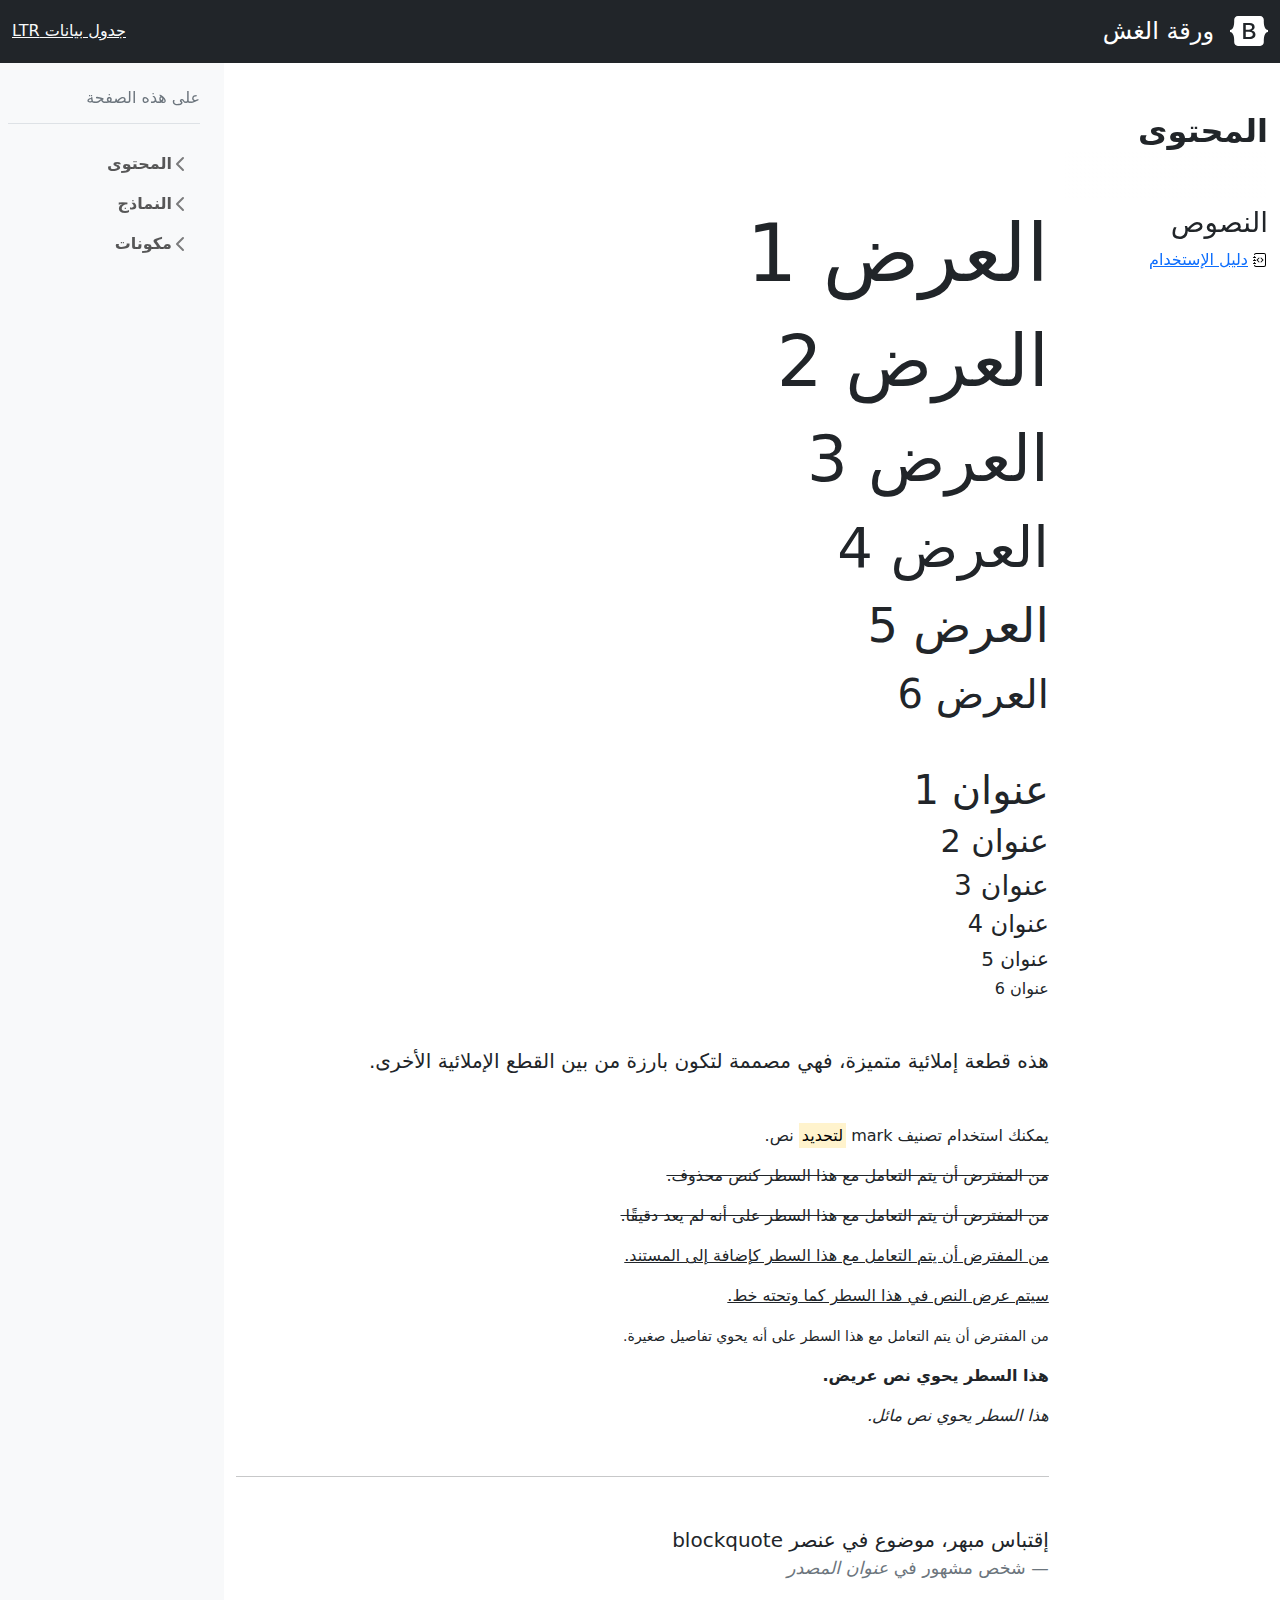
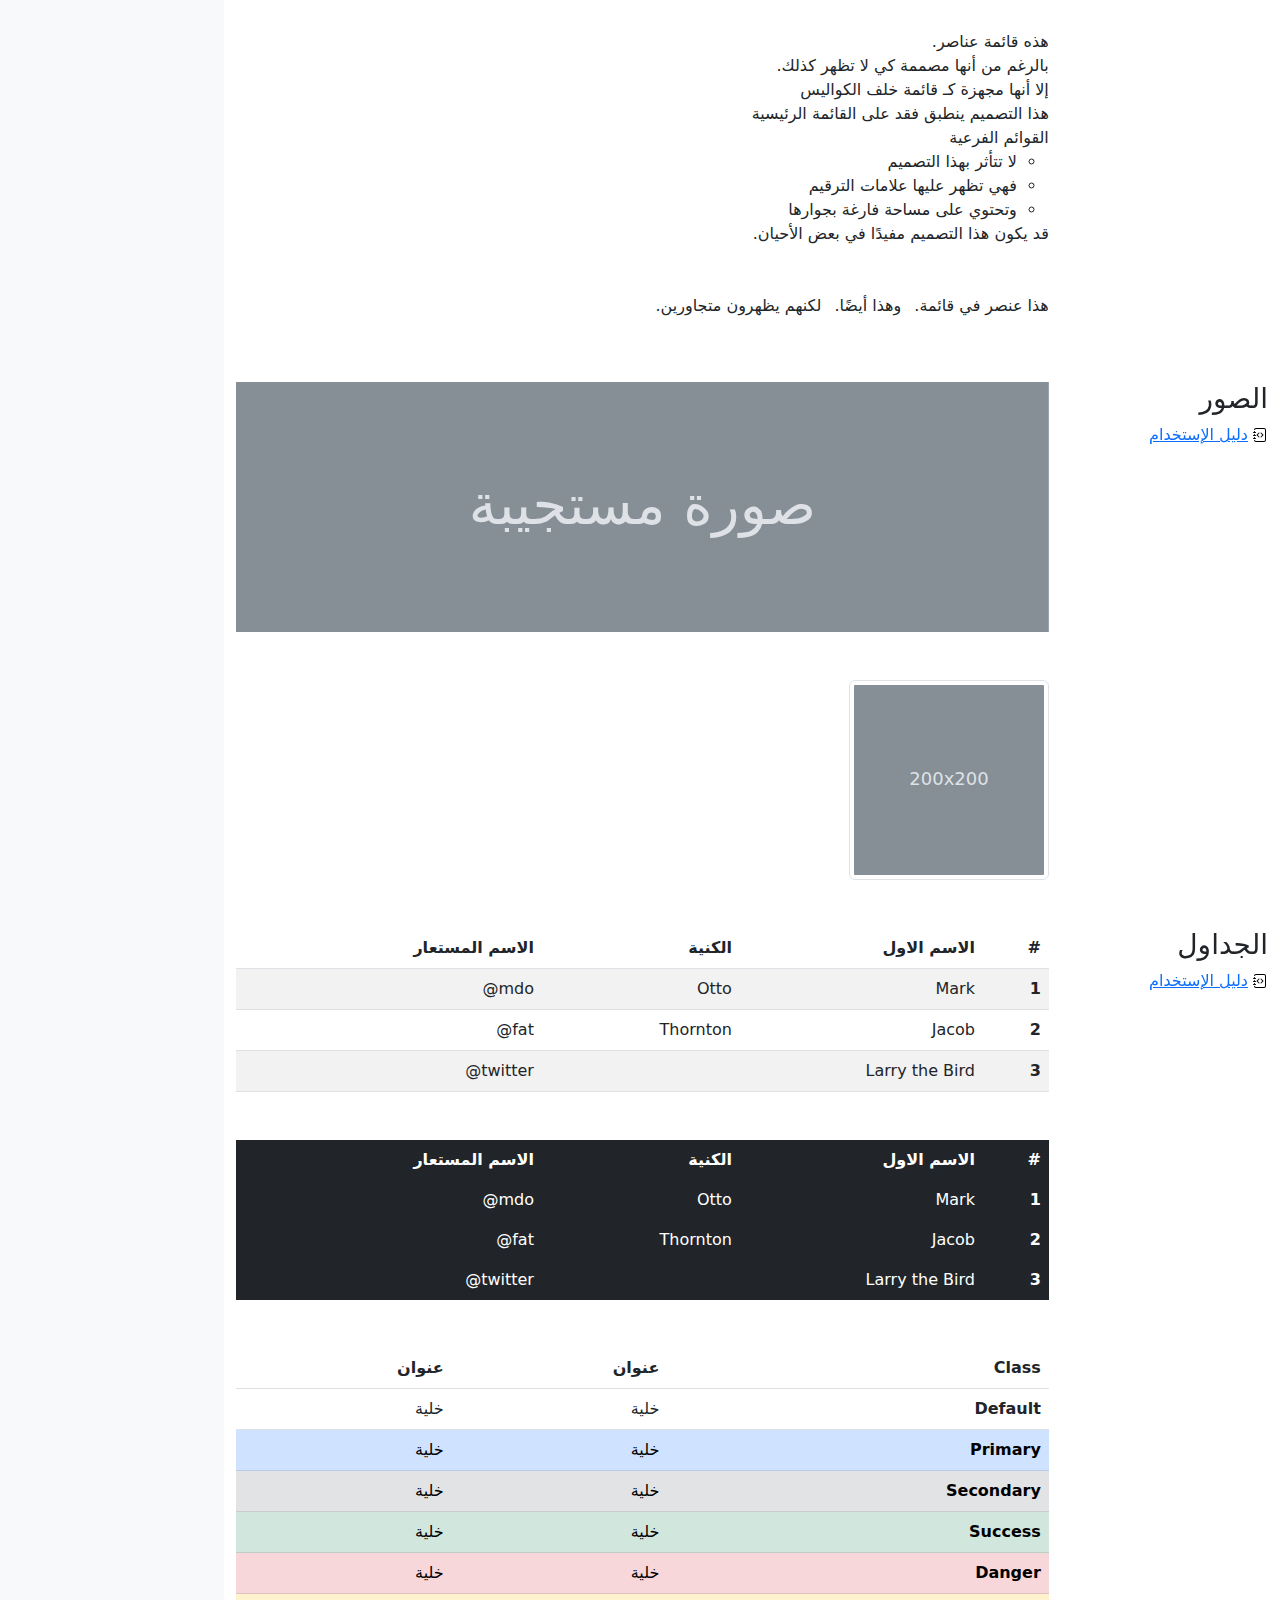
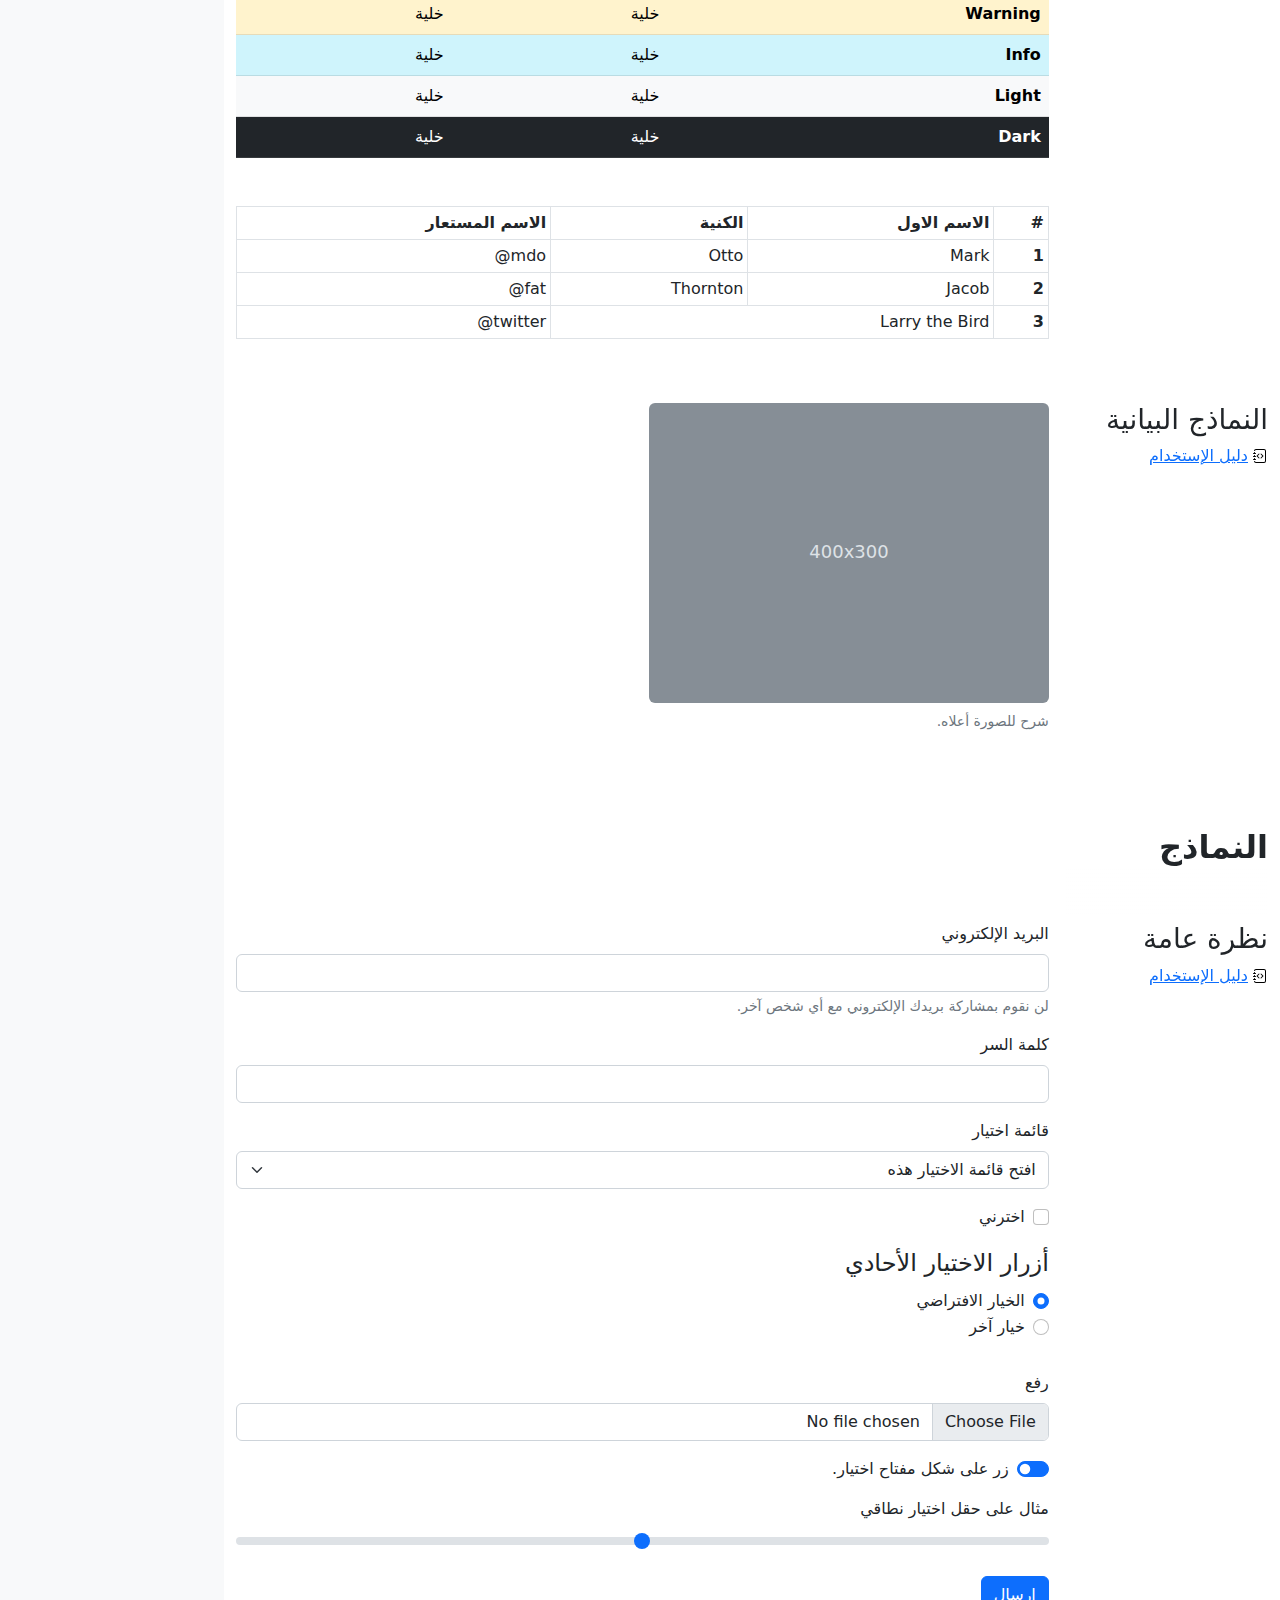
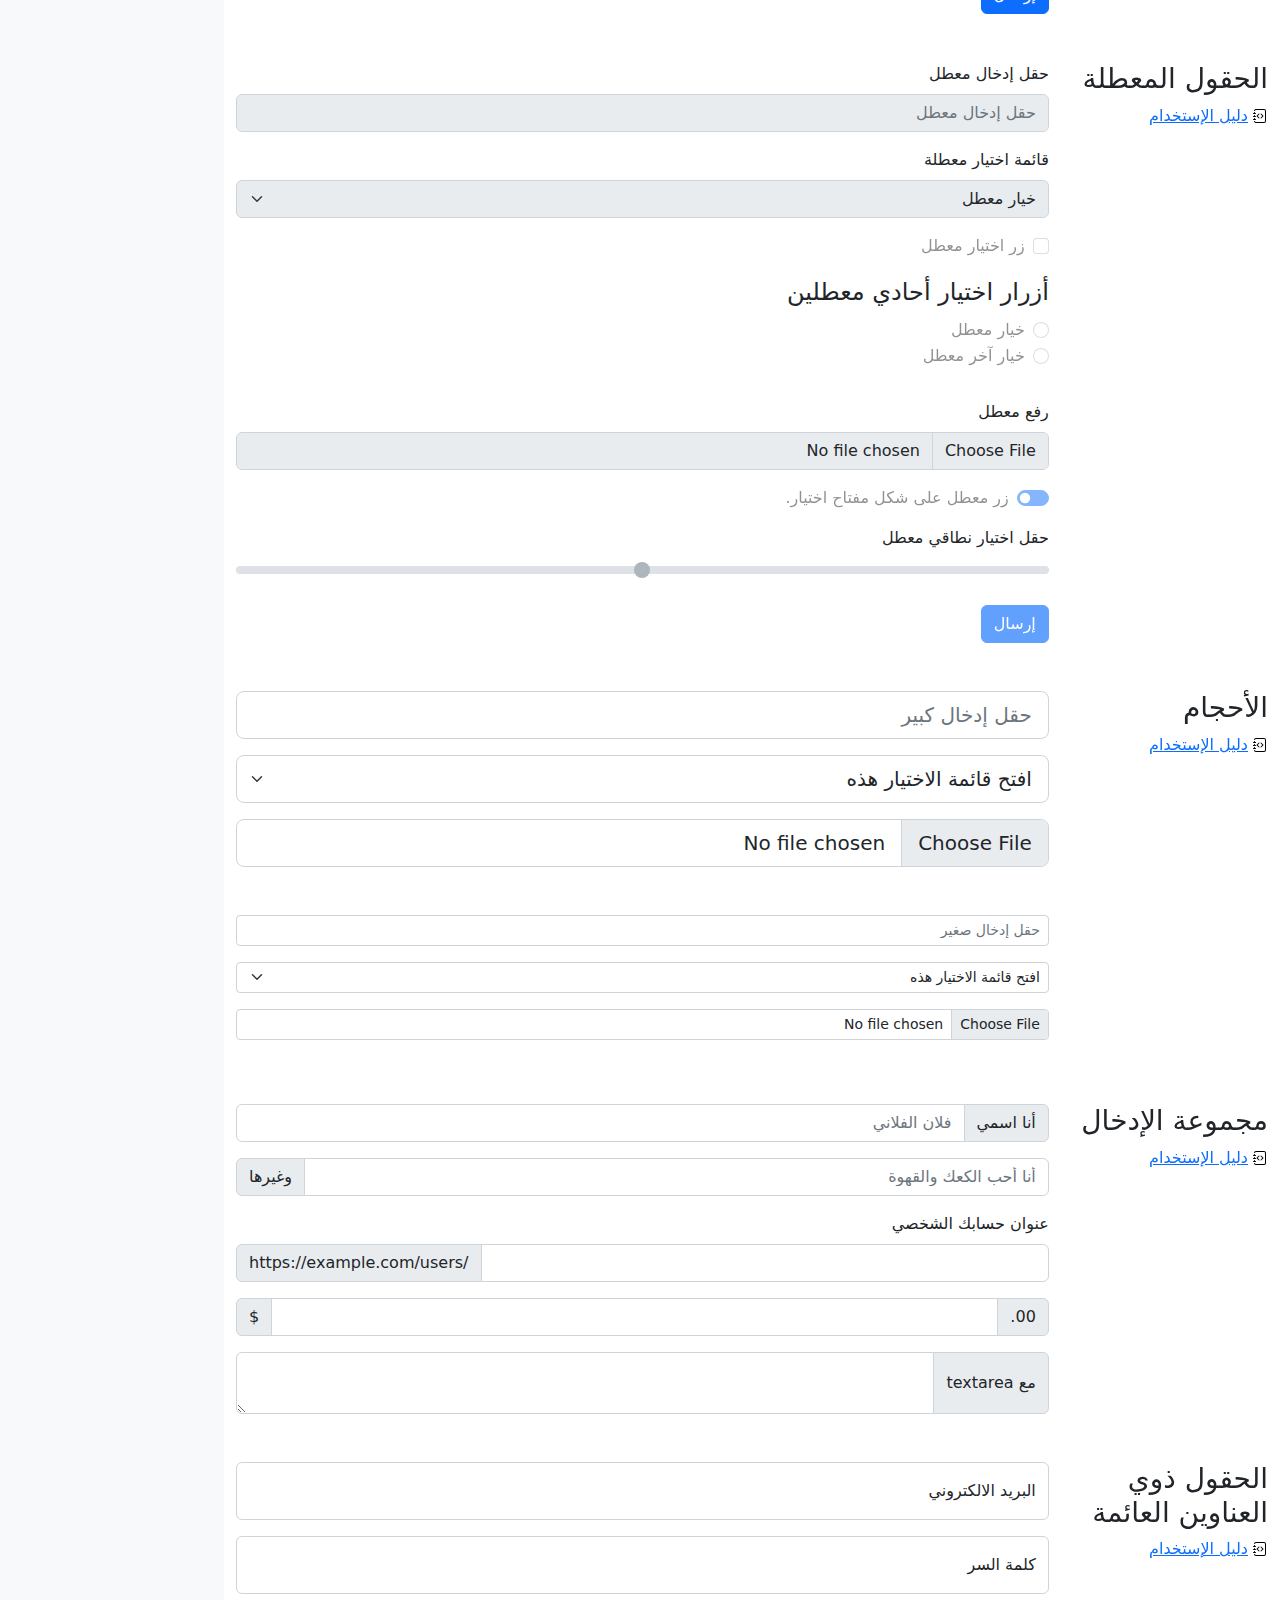
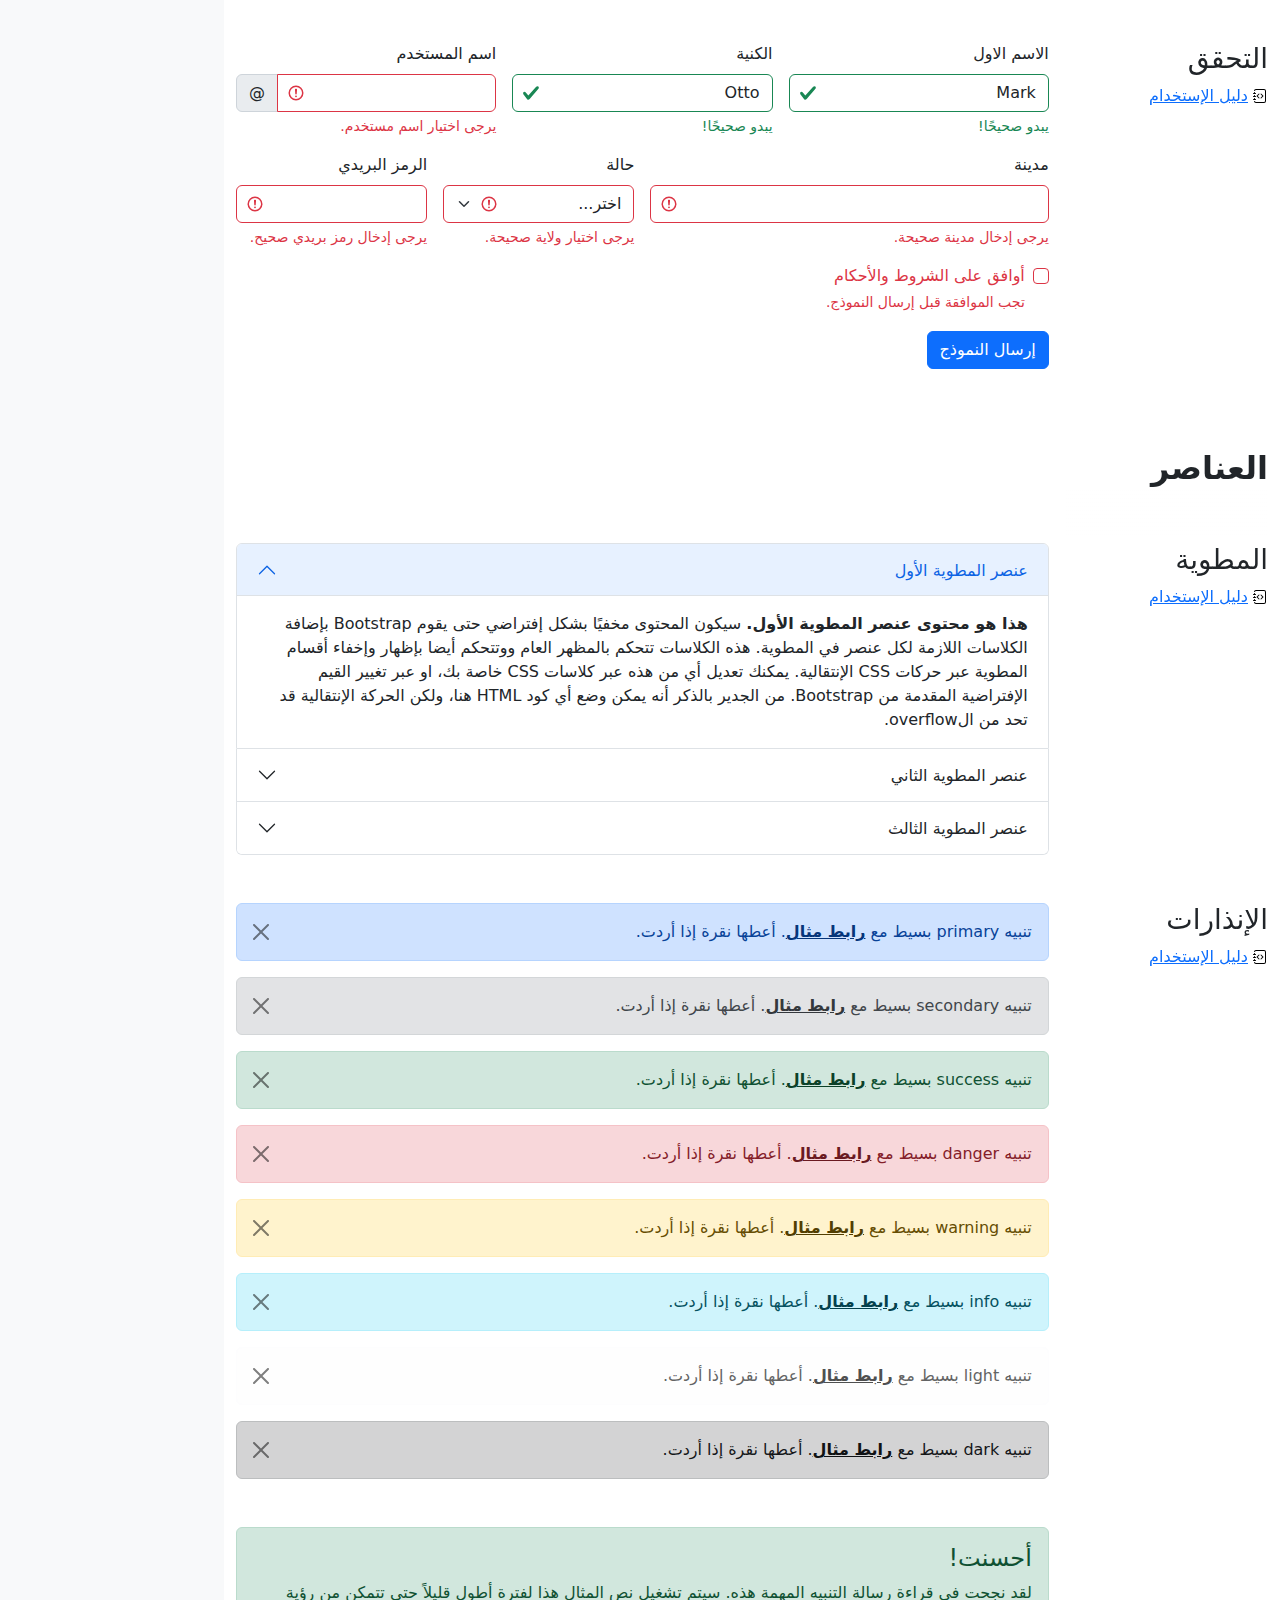
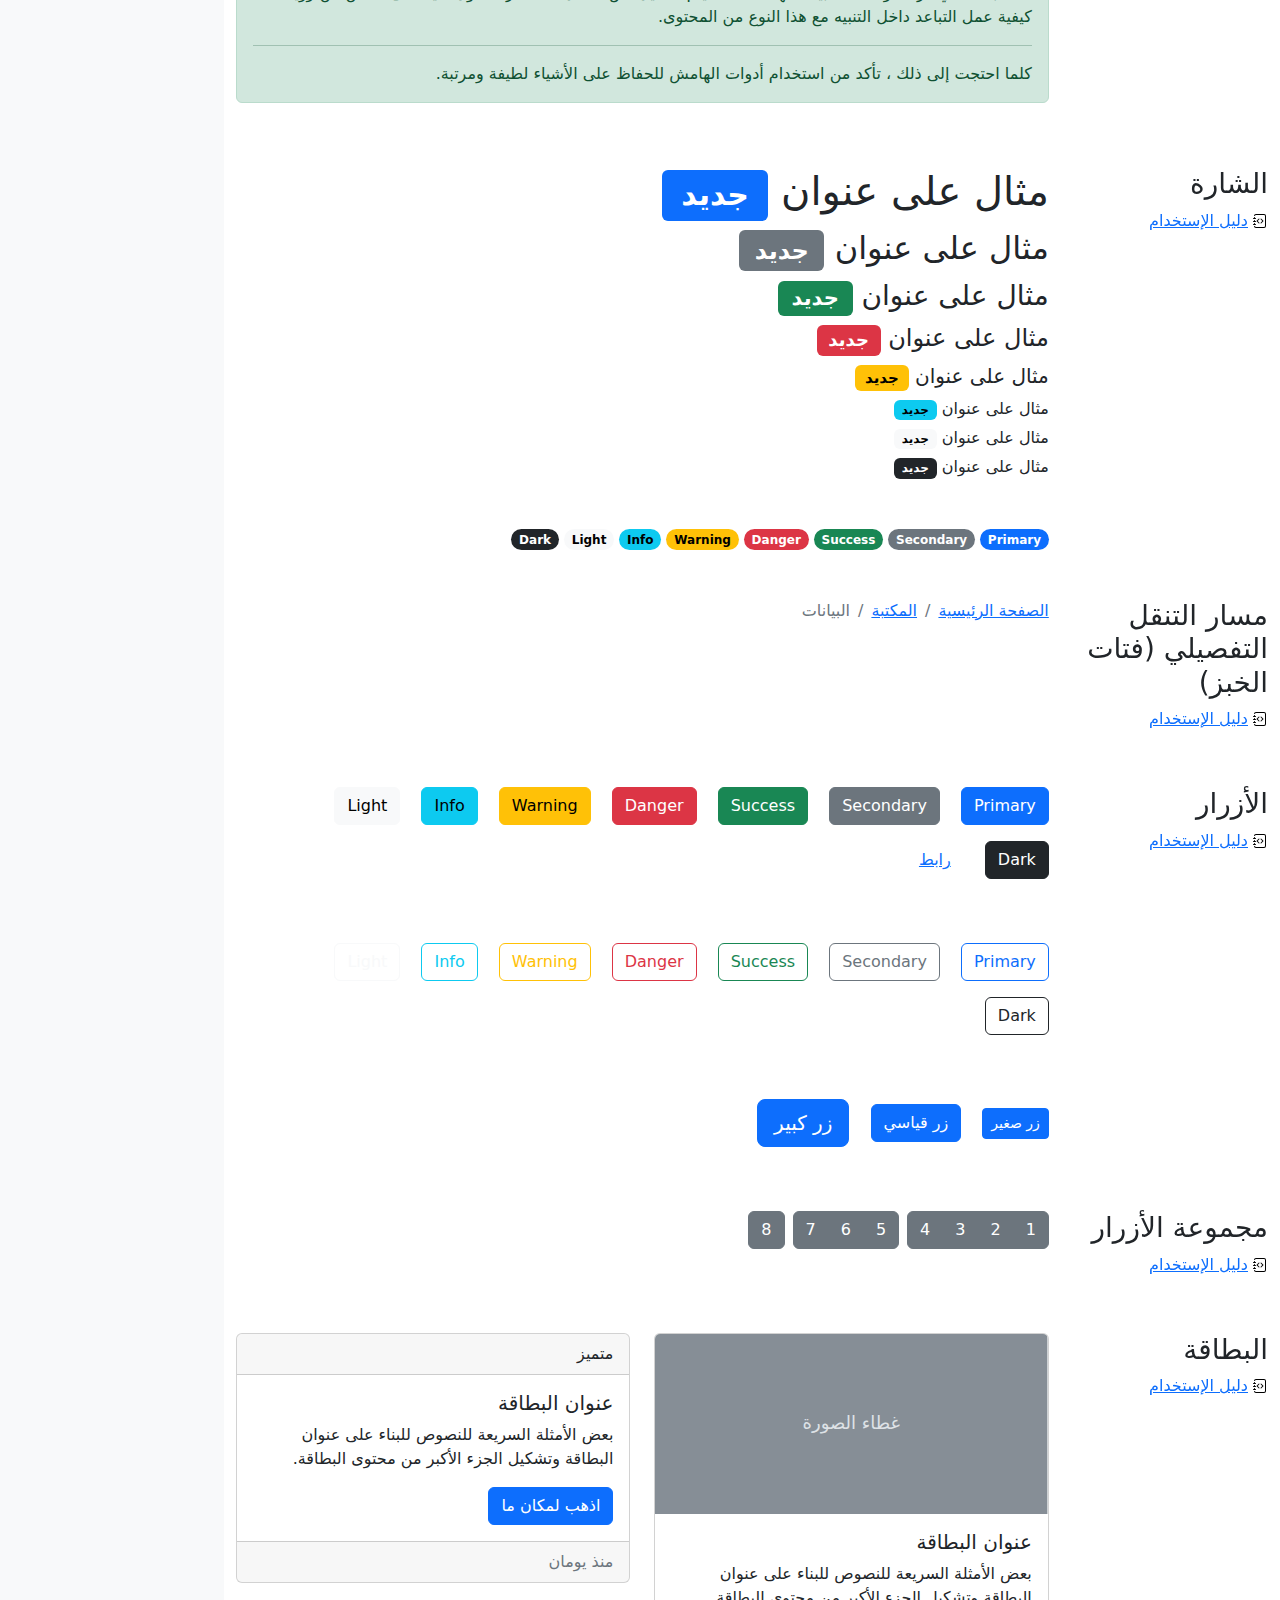
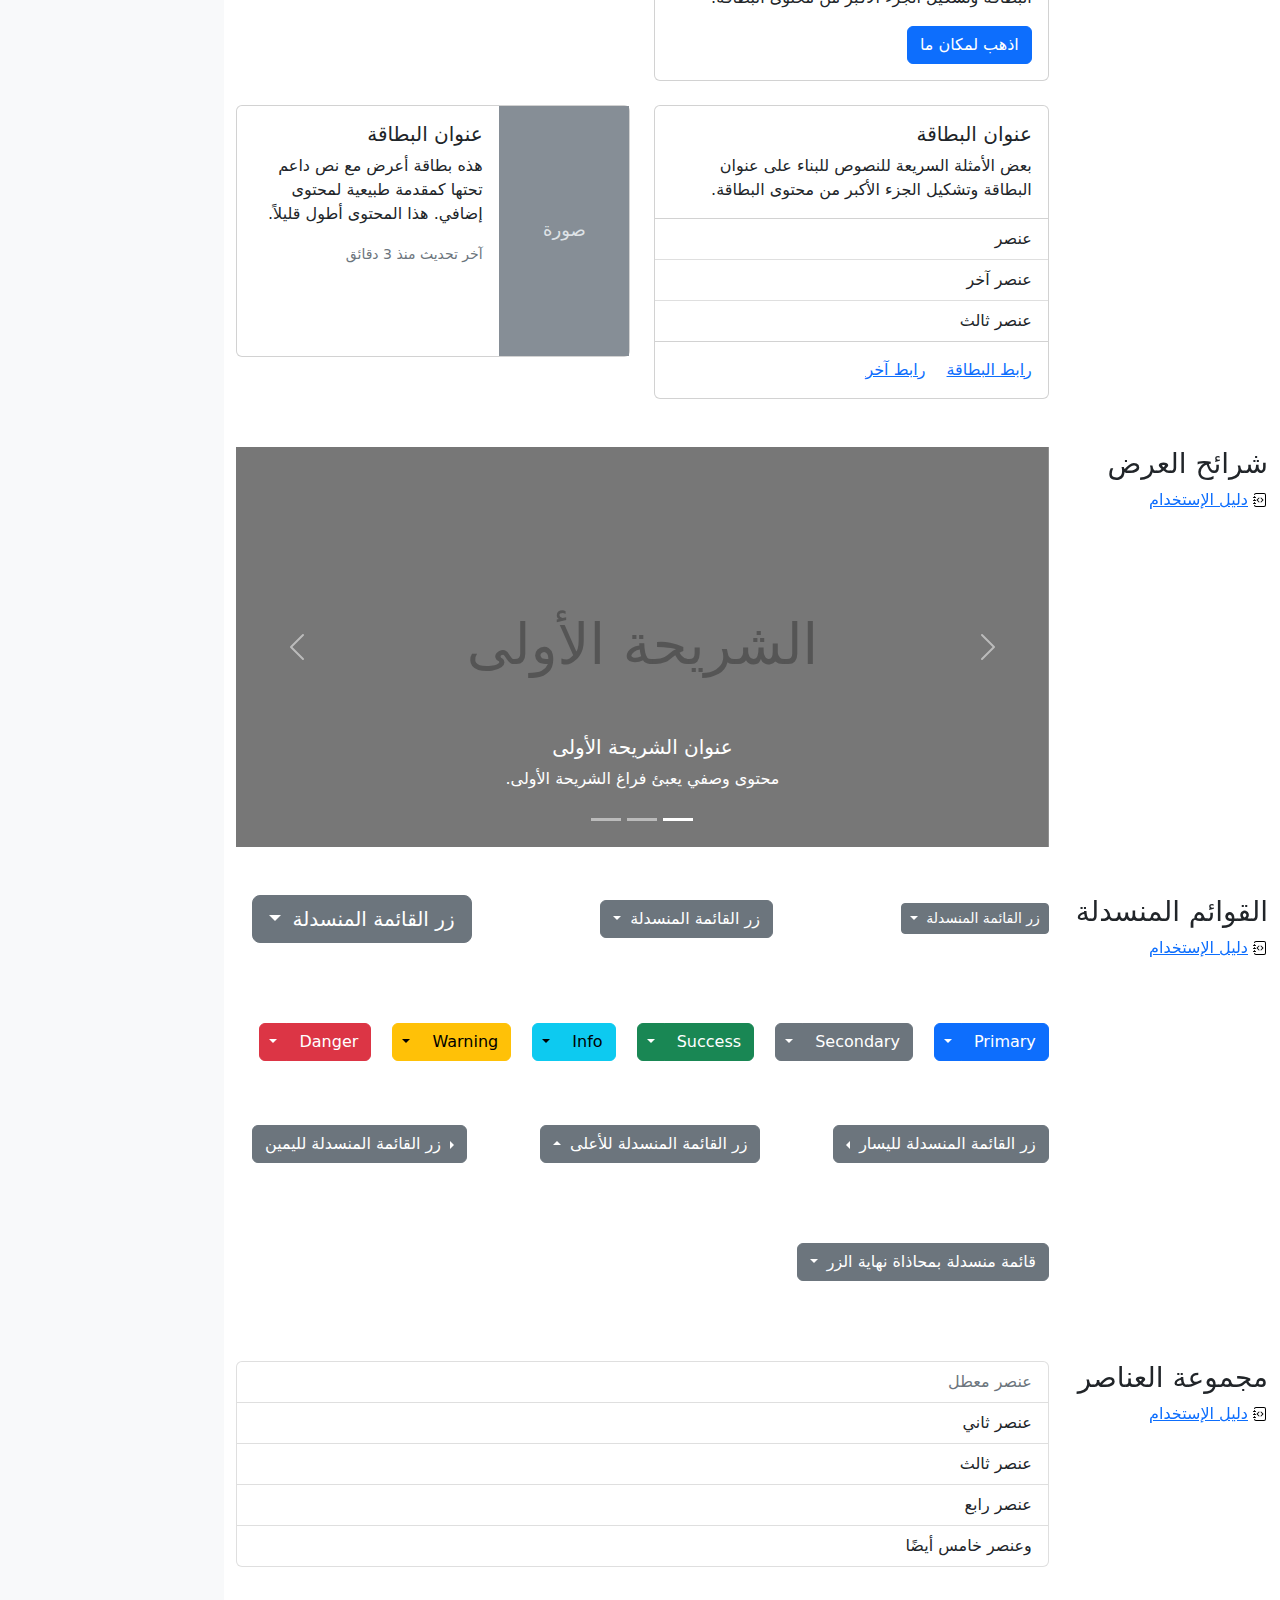
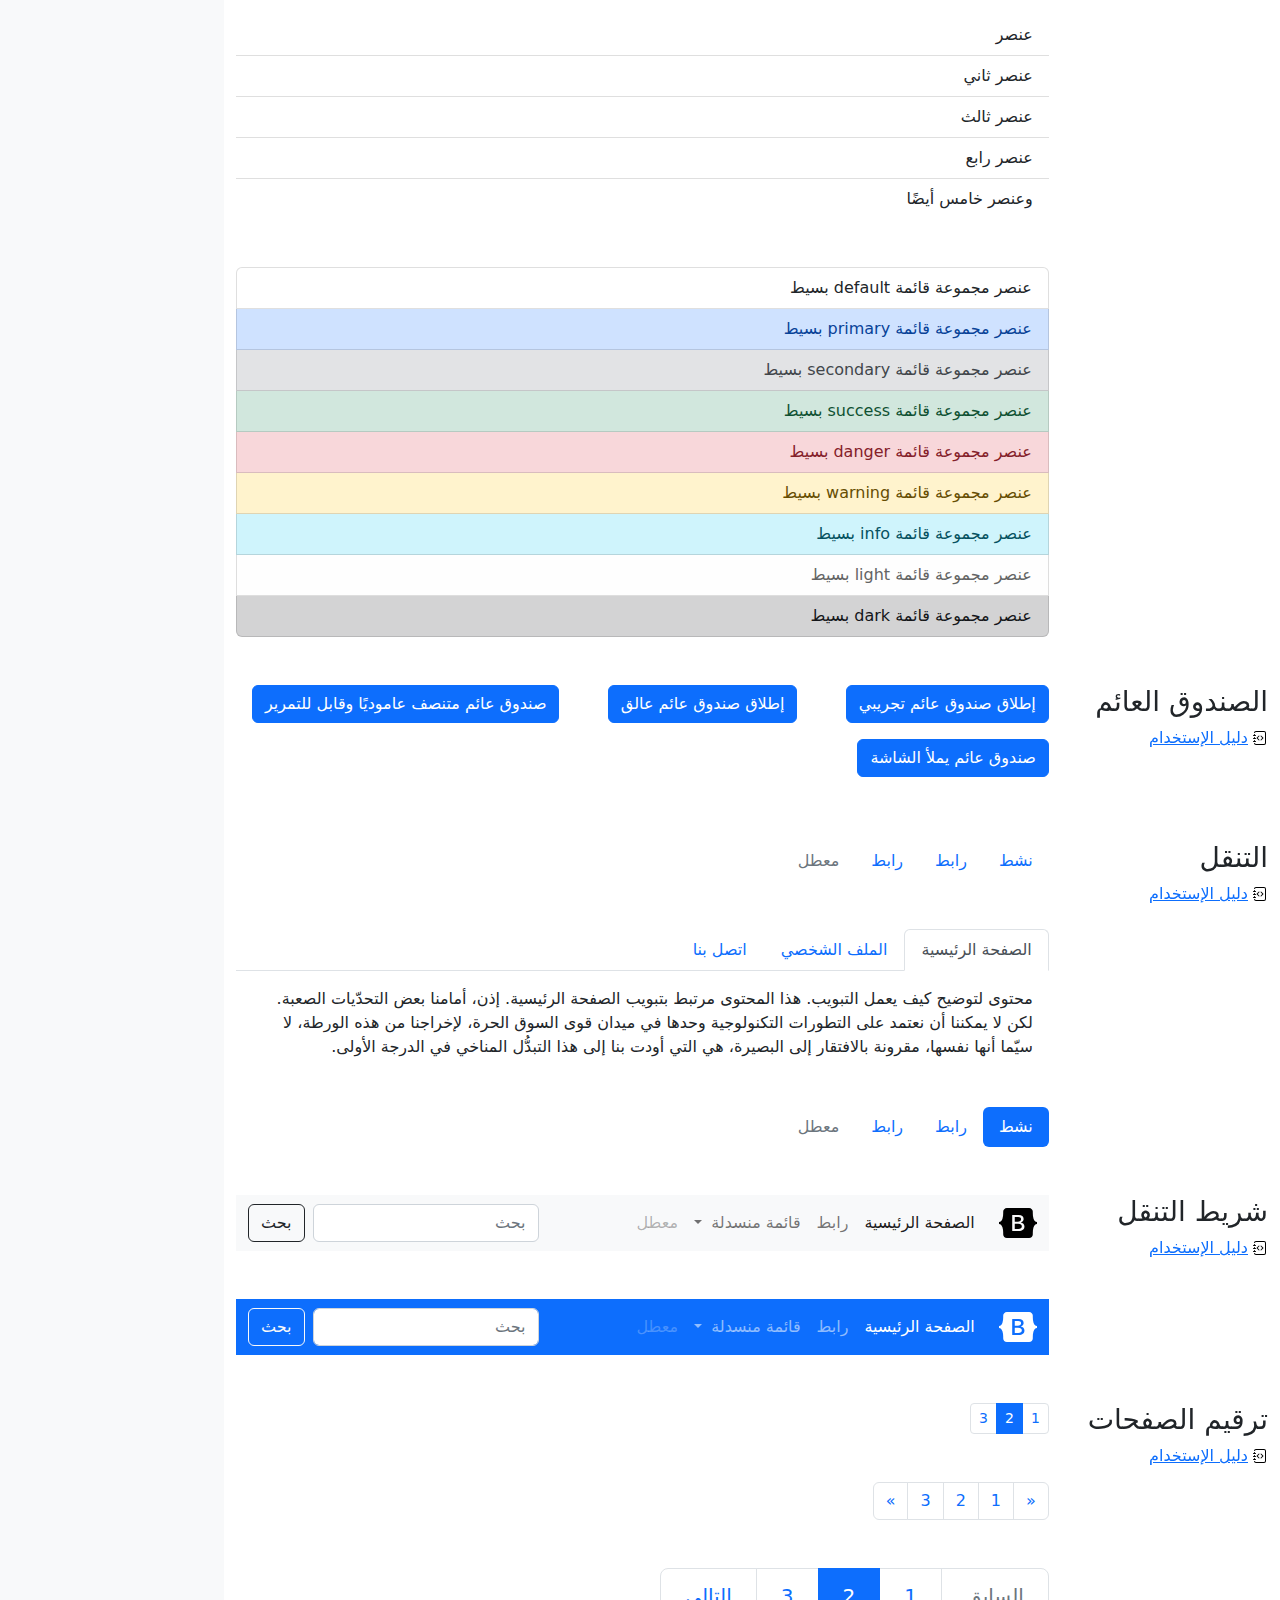
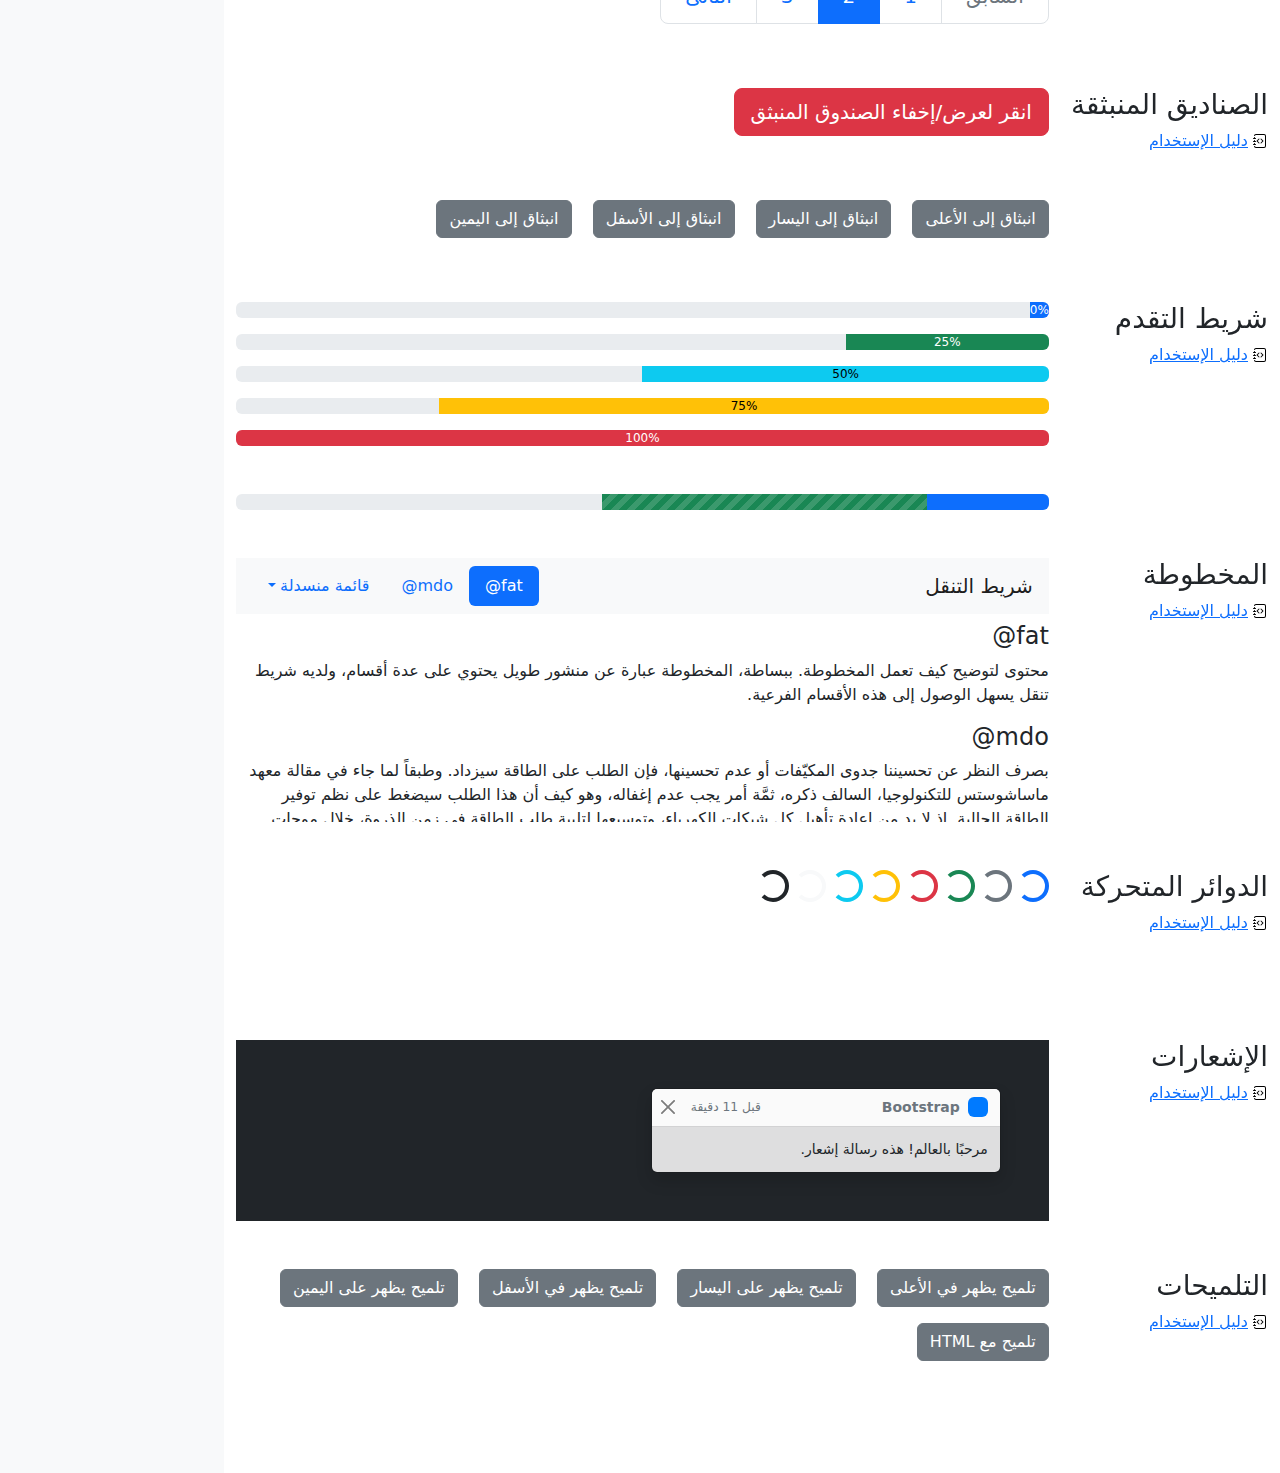
<file: bootstrap-5.2.2-examples/cheatsheet-rtl/index.html>
<!doctype html>
<html lang="ar" dir="rtl">
  <head>
    <meta charset="utf-8">
    <meta name="viewport" content="width=device-width, initial-scale=1">
    <meta name="description" content="">
    <meta name="author" content="Mark Otto, Jacob Thornton, and Bootstrap contributors">
    <meta name="generator" content="Hugo 0.104.2">
    <title>ورقة الغش · Bootstrap v5.2</title>

    <link rel="canonical" href="https://getbootstrap.com/docs/5.2/examples/cheatsheet-rtl/">

    

    

<link href="../assets/dist/css/bootstrap.rtl.min.css" rel="stylesheet">

    <style>
      .bd-placeholder-img {
        font-size: 1.125rem;
        text-anchor: middle;
        -webkit-user-select: none;
        -moz-user-select: none;
        user-select: none;
      }

      @media (min-width: 768px) {
        .bd-placeholder-img-lg {
          font-size: 3.5rem;
        }
      }

      .b-example-divider {
        height: 3rem;
        background-color: rgba(0, 0, 0, .1);
        border: solid rgba(0, 0, 0, .15);
        border-width: 1px 0;
        box-shadow: inset 0 .5em 1.5em rgba(0, 0, 0, .1), inset 0 .125em .5em rgba(0, 0, 0, .15);
      }

      .b-example-vr {
        flex-shrink: 0;
        width: 1.5rem;
        height: 100vh;
      }

      .bi {
        vertical-align: -.125em;
        fill: currentColor;
      }

      .nav-scroller {
        position: relative;
        z-index: 2;
        height: 2.75rem;
        overflow-y: hidden;
      }

      .nav-scroller .nav {
        display: flex;
        flex-wrap: nowrap;
        padding-bottom: 1rem;
        margin-top: -1px;
        overflow-x: auto;
        text-align: center;
        white-space: nowrap;
        -webkit-overflow-scrolling: touch;
      }
    </style>

    
    <!-- Custom styles for this template -->
    <link href="../cheatsheet/cheatsheet.rtl.css" rel="stylesheet">
  </head>
  <body class="bg-light">
    
<header class="bd-header bg-dark py-3 d-flex align-items-stretch border-bottom border-dark">
  <div class="container-fluid d-flex align-items-center">
    <h1 class="d-flex align-items-center fs-4 text-white mb-0">
      <img src="../assets/brand/bootstrap-logo-white.svg" width="38" height="30" class="me-3" alt="Bootstrap">
      ورقة الغش
    </h1>
    <a href="../examples/cheatsheet/" class="ms-auto link-light" hreflang="en">جدول بيانات LTR</a>
  </div>
</header>
<aside class="bd-aside sticky-xl-top text-muted align-self-start mb-3 mb-xl-5 px-2">
  <h2 class="h6 pt-4 pb-3 mb-4 border-bottom">على هذه الصفحة</h2>
  <nav class="small" id="toc">
    <ul class="list-unstyled">
      <li class="my-2">
        <button class="btn d-inline-flex align-items-center collapsed border-0" data-bs-toggle="collapse" aria-expanded="false" data-bs-target="#contents-collapse" aria-controls="contents-collapse">المحتوى</button>
        <ul class="list-unstyled ps-3 collapse" id="contents-collapse">
          <li><a class="d-inline-flex align-items-center rounded text-decoration-none" href="#typography">النصوص</a></li>
          <li><a class="d-inline-flex align-items-center rounded text-decoration-none" href="#images">الصور</a></li>
          <li><a class="d-inline-flex align-items-center rounded text-decoration-none" href="#tables">الجداول</a></li>
          <li><a class="d-inline-flex align-items-center rounded text-decoration-none" href="#figures">النماذج البيانية</a></li>
        </ul>
      </li>
      <li class="my-2">
        <button class="btn d-inline-flex align-items-center collapsed border-0" data-bs-toggle="collapse" aria-expanded="false" data-bs-target="#forms-collapse" aria-controls="forms-collapse">النماذج</button>
        <ul class="list-unstyled ps-3 collapse" id="forms-collapse">
          <li><a class="d-inline-flex align-items-center rounded text-decoration-none" href="#overview">نظرة عامة</a></li>
          <li><a class="d-inline-flex align-items-center rounded text-decoration-none" href="#disabled-forms">الحقول المعطلة</a></li>
          <li><a class="d-inline-flex align-items-center rounded text-decoration-none" href="#sizing">الأحجام</a></li>
          <li><a class="d-inline-flex align-items-center rounded text-decoration-none" href="#input-group">مجموعة الإدخال</a></li>
          <li><a class="d-inline-flex align-items-center rounded text-decoration-none" href="#floating-labels">الحقول ذوي العناوين العائمة</a></li>
          <li><a class="d-inline-flex align-items-center rounded text-decoration-none" href="#validation">التحقق</a></li>
        </ul>
      </li>
      <li class="my-2">
        <button class="btn d-inline-flex align-items-center collapsed border-0" data-bs-toggle="collapse" aria-expanded="false" data-bs-target="#components-collapse" aria-controls="components-collapse">مكونات</button>
        <ul class="list-unstyled ps-3 collapse" id="components-collapse">
          <li><a class="d-inline-flex align-items-center rounded text-decoration-none" href="#accordion">المطوية</a></li>
          <li><a class="d-inline-flex align-items-center rounded text-decoration-none" href="#alerts">الإنذارات</a></li>
          <li><a class="d-inline-flex align-items-center rounded text-decoration-none" href="#badge">الشارة</a></li>
          <li><a class="d-inline-flex align-items-center rounded text-decoration-none" href="#breadcrumb">مسار التنقل التفصيلي</a></li>
          <li><a class="d-inline-flex align-items-center rounded text-decoration-none" href="#buttons">الأزرار</a></li>
          <li><a class="d-inline-flex align-items-center rounded text-decoration-none" href="#button-group">مجموعة الأزرار</a></li>
          <li><a class="d-inline-flex align-items-center rounded text-decoration-none" href="#card">البطاقة</a></li>
          <li><a class="d-inline-flex align-items-center rounded text-decoration-none" href="#carousel">شرائح العرض</a></li>
          <li><a class="d-inline-flex align-items-center rounded text-decoration-none" href="#dropdowns">القوائم المنسدلة</a></li>
          <li><a class="d-inline-flex align-items-center rounded text-decoration-none" href="#list-group">مجموعة العناصر</a></li>
          <li><a class="d-inline-flex align-items-center rounded text-decoration-none" href="#modal">الصندوق العائم</a></li>
          <li><a class="d-inline-flex align-items-center rounded text-decoration-none" href="#navs">التنقل</a></li>
          <li><a class="d-inline-flex align-items-center rounded text-decoration-none" href="#navbar">شريط التنقل</a></li>
          <li><a class="d-inline-flex align-items-center rounded text-decoration-none" href="#pagination">ترقيم الصفحات</a></li>
          <li><a class="d-inline-flex align-items-center rounded text-decoration-none" href="#popovers">الصناديق المنبثقة</a></li>
          <li><a class="d-inline-flex align-items-center rounded text-decoration-none" href="#progress">شريط التقدم</a></li>
          <li><a class="d-inline-flex align-items-center rounded text-decoration-none" href="#scrollspy">المخطوطة</a></li>
          <li><a class="d-inline-flex align-items-center rounded text-decoration-none" href="#spinners">الدوائر المتحركة</a></li>
          <li><a class="d-inline-flex align-items-center rounded text-decoration-none" href="#toasts">الإشعارات</a></li>
          <li><a class="d-inline-flex align-items-center rounded text-decoration-none" href="#tooltips">التلميحات</a></li>
        </ul>
      </li>
    </ul>
  </nav>
</aside>
<div class="bd-cheatsheet container-fluid bg-body">
  <section id="content">
    <h2 class="sticky-xl-top fw-bold pt-3 pt-xl-5 pb-2 pb-xl-3">المحتوى</h2>

    <article class="my-3" id="typography">
      <div class="bd-heading sticky-xl-top align-self-start mt-5 mb-3 mt-xl-0 mb-xl-2">
        <h3>النصوص</h3>
        <a class="d-flex align-items-center" hreflang="en" href="../content/typography/">دليل الإستخدام</a>
      </div>

      <div>
        <div class="bd-example-snippet bd-code-snippet"><div class="bd-example">
        <p class="display-1">العرض 1</p>
        <p class="display-2">العرض 2</p>
        <p class="display-3">العرض 3</p>
        <p class="display-4">العرض 4</p>
        <p class="display-5">العرض 5</p>
        <p class="display-6">العرض 6</p>
        </div></div>


        <div class="bd-example-snippet bd-code-snippet"><div class="bd-example">
        <p class="h1">عنوان 1</p>
        <p class="h2">عنوان 2</p>
        <p class="h3">عنوان 3</p>
        <p class="h4">عنوان 4</p>
        <p class="h5">عنوان 5</p>
        <p class="h6">عنوان 6</p>
        </div></div>


        <div class="bd-example-snippet bd-code-snippet"><div class="bd-example">
        <p class="lead">
          هذه قطعة إملائية متميزة، فهي مصممة لتكون بارزة من بين القطع الإملائية الأخرى.
        </p>
        </div></div>


        <div class="bd-example-snippet bd-code-snippet"><div class="bd-example">
        <p>يمكنك استخدام تصنيف mark <mark>لتحديد</mark> نص.</p>
        <p><del>من المفترض أن يتم التعامل مع هذا السطر كنص محذوف.</del></p>
        <p><s>من المفترض أن يتم التعامل مع هذا السطر على أنه لم يعد دقيقًا.</s></p>
        <p><ins>من المفترض أن يتم التعامل مع هذا السطر كإضافة إلى المستند.</ins></p>
        <p><u>سيتم عرض النص في هذا السطر كما وتحته خط.</u></p>
        <p><small>من المفترض أن يتم التعامل مع هذا السطر على أنه يحوي تفاصيل صغيرة.</small></p>
        <p><strong>هذا السطر يحوي نص عريض.</strong></p>
        <p><em>هذا السطر يحوي نص مائل.</em></p>
        </div></div>


        <div class="bd-example-snippet bd-code-snippet"><div class="bd-example">
        <hr>
        </div></div>


        <div class="bd-example-snippet bd-code-snippet"><div class="bd-example">
        <blockquote class="blockquote">
          <p>إقتباس مبهر، موضوع في عنصر blockquote</p>
          <footer class="blockquote-footer">شخص مشهور في <cite title= "عنوان المصدر"> عنوان المصدر </cite></footer>
        </blockquote>
        </div></div>


        <div class="bd-example-snippet bd-code-snippet"><div class="bd-example">
        <ul class="list-unstyled">
          <li>هذه قائمة عناصر.</li>
          <li>بالرغم من أنها مصممة كي لا تظهر كذلك.</li>
          <li>إلا أنها مجهزة كـ قائمة خلف الكواليس</li>
          <li>هذا التصميم ينطبق فقد على القائمة الرئيسية</li>
          <li>القوائم الفرعية
            <ul>
              <li>لا تتأثر بهذا التصميم</li>
              <li>فهي تظهر عليها علامات الترقيم</li>
              <li>وتحتوي على مساحة فارغة بجوارها</li>
            </ul>
          </li>
          <li>قد يكون هذا التصميم مفيدًا في بعض الأحيان.</li>
        </ul>
        </div></div>


        <div class="bd-example-snippet bd-code-snippet"><div class="bd-example">
        <ul class="list-inline">
          <li class="list-inline-item">هذا عنصر في قائمة.</li>
          <li class="list-inline-item">وهذا أيضًا.</li>
          <li class="list-inline-item">لكنهم يظهرون متجاورين.</li>
        </ul>
        </div></div>

      </div>
    </article>
    <article class="my-3" id="images">
      <div class="bd-heading sticky-xl-top align-self-start mt-5 mb-3 mt-xl-0 mb-xl-2">
        <h3>الصور</h3>
        <a class="d-flex align-items-center" hreflang="en" href="../content/images/">دليل الإستخدام</a>
      </div>

      <div>
        <div class="bd-example-snippet bd-code-snippet"><div class="bd-example">
        <svg class="bd-placeholder-img bd-placeholder-img-lg img-fluid" width="100%" height="250" xmlns="http://www.w3.org/2000/svg" role="img" aria-label="Placeholder: صورة مستجيبة" preserveAspectRatio="xMidYMid slice" focusable="false"><title>Placeholder</title><rect width="100%" height="100%" fill="#868e96"/><text x="50%" y="50%" fill="#dee2e6" dy=".3em">صورة مستجيبة</text></svg>

        </div></div>


        <div class="bd-example-snippet bd-code-snippet"><div class="bd-example">
        <svg class="bd-placeholder-img img-thumbnail" width="200" height="200" xmlns="http://www.w3.org/2000/svg" role="img" aria-label="صورة عنصر نائب مربع عام مع حدود بيضاء حولها ، مما يجعلها تشبه صورة تم التقاطها بكاميرا فورية قديمة: 200x200" preserveAspectRatio="xMidYMid slice" focusable="false"><title>صورة عنصر نائب مربع عام مع حدود بيضاء حولها ، مما يجعلها تشبه صورة تم التقاطها بكاميرا فورية قديمة</title><rect width="100%" height="100%" fill="#868e96"/><text x="50%" y="50%" fill="#dee2e6" dy=".3em">200x200</text></svg>

        </div></div>

      </div>
    </article>
    <article class="my-3" id="tables">
      <div class="bd-heading sticky-xl-top align-self-start mt-5 mb-3 mt-xl-0 mb-xl-2">
        <h3>الجداول</h3>
        <a class="d-flex align-items-center" hreflang="en" href="../content/tables/">دليل الإستخدام</a>
      </div>

      <div>
        <div class="bd-example-snippet bd-code-snippet"><div class="bd-example">
        <table class="table table-striped">
          <thead>
          <tr>
            <th scope="col">#</th>
            <th scope="col">الاسم الاول</th>
            <th scope="col">الكنية</th>
            <th scope="col">الاسم المستعار</th>
          </tr>
          </thead>
          <tbody>
          <tr>
            <th scope="row">1</th>
            <td>Mark</td>
            <td>Otto</td>
            <td><bdo lang="en" dir="ltr">@mdo</bdo></td>
          </tr>
          <tr>
            <th scope="row">2</th>
            <td>Jacob</td>
            <td>Thornton</td>
            <td><bdo lang="en" dir="ltr">@fat</bdo></td>
          </tr>
          <tr>
            <th scope="row">3</th>
            <td colspan="2">Larry the Bird</td>
            <td><bdo lang="en" dir="ltr">@twitter</bdo></td>
          </tr>
          </tbody>
        </table>
        </div></div>


        <div class="bd-example-snippet bd-code-snippet"><div class="bd-example">
        <table class="table table-dark table-borderless">
          <thead>
          <tr>
            <th scope="col">#</th>
            <th scope="col">الاسم الاول</th>
            <th scope="col">الكنية</th>
            <th scope="col">الاسم المستعار</th>
          </tr>
          </thead>
          <tbody>
          <tr>
            <th scope="row">1</th>
            <td>Mark</td>
            <td>Otto</td>
            <td><bdo lang="en" dir="ltr">@mdo</bdo></td>
          </tr>
          <tr>
            <th scope="row">2</th>
            <td>Jacob</td>
            <td>Thornton</td>
            <td><bdo lang="en" dir="ltr">@fat</bdo></td>
          </tr>
          <tr>
            <th scope="row">3</th>
            <td colspan="2">Larry the Bird</td>
            <td><bdo lang="en" dir="ltr">@twitter</bdo></td>
          </tr>
          </tbody>
        </table>
        </div></div>


        <div class="bd-example-snippet bd-code-snippet"><div class="bd-example">
        <table class="table table-hover">
          <thead>
          <tr>
            <th scope="col">Class</th>
            <th scope="col">عنوان</th>
            <th scope="col">عنوان</th>
          </tr>
          </thead>
          <tbody>
          <tr>
            <th scope="row">Default</th>
            <td>خلية</td>
            <td>خلية</td>
          </tr>
          
          <tr class="table-primary">
            <th scope="row">Primary</th>
            <td>خلية</td>
            <td>خلية</td>
          </tr>
          <tr class="table-secondary">
            <th scope="row">Secondary</th>
            <td>خلية</td>
            <td>خلية</td>
          </tr>
          <tr class="table-success">
            <th scope="row">Success</th>
            <td>خلية</td>
            <td>خلية</td>
          </tr>
          <tr class="table-danger">
            <th scope="row">Danger</th>
            <td>خلية</td>
            <td>خلية</td>
          </tr>
          <tr class="table-warning">
            <th scope="row">Warning</th>
            <td>خلية</td>
            <td>خلية</td>
          </tr>
          <tr class="table-info">
            <th scope="row">Info</th>
            <td>خلية</td>
            <td>خلية</td>
          </tr>
          <tr class="table-light">
            <th scope="row">Light</th>
            <td>خلية</td>
            <td>خلية</td>
          </tr>
          <tr class="table-dark">
            <th scope="row">Dark</th>
            <td>خلية</td>
            <td>خلية</td>
          </tr>
          </tbody>
        </table>
        </div></div>


        <div class="bd-example-snippet bd-code-snippet"><div class="bd-example">
        <table class="table table-sm table-bordered">
          <thead>
          <tr>
            <th scope="col">#</th>
            <th scope="col">الاسم الاول</th>
            <th scope="col">الكنية</th>
            <th scope="col">الاسم المستعار</th>
          </tr>
          </thead>
          <tbody>
          <tr>
            <th scope="row">1</th>
            <td>Mark</td>
            <td>Otto</td>
            <td><bdo lang="en" dir="ltr">@mdo</bdo></td>
          </tr>
          <tr>
            <th scope="row">2</th>
            <td>Jacob</td>
            <td>Thornton</td>
            <td><bdo lang="en" dir="ltr">@fat</bdo></td>
          </tr>
          <tr>
            <th scope="row">3</th>
            <td colspan="2">Larry the Bird</td>
            <td><bdo lang="en" dir="ltr">@twitter</bdo></td>
          </tr>
          </tbody>
        </table>
        </div></div>

      </div>
    </article>
    <article class="my-3" id="figures">
      <div class="bd-heading sticky-xl-top align-self-start mt-5 mb-3 mt-xl-0 mb-xl-2">
        <h3>النماذج البيانية</h3>
        <a class="d-flex align-items-center" hreflang="en" href="../content/figures/">دليل الإستخدام</a>
      </div>

      <div>
        <div class="bd-example-snippet bd-code-snippet"><div class="bd-example">
        <figure class="figure">
          <svg class="bd-placeholder-img figure-img img-fluid rounded" width="400" height="300" xmlns="http://www.w3.org/2000/svg" role="img" aria-label="Placeholder: 400x300" preserveAspectRatio="xMidYMid slice" focusable="false"><title>Placeholder</title><rect width="100%" height="100%" fill="#868e96"/><text x="50%" y="50%" fill="#dee2e6" dy=".3em">400x300</text></svg>

          <figcaption class="figure-caption">شرح للصورة أعلاه.</figcaption>
        </figure>
        </div></div>

      </div>
    </article>
  </section>

  <section id="forms">
    <h2 class="sticky-xl-top fw-bold pt-3 pt-xl-5 pb-2 pb-xl-3">النماذج</h2>

    <article class="my-3" id="overview">
      <div class="bd-heading sticky-xl-top align-self-start mt-5 mb-3 mt-xl-0 mb-xl-2">
        <h3>نظرة عامة</h3>
        <a class="d-flex align-items-center" hreflang="en" href="../forms/overview/">دليل الإستخدام</a>
      </div>

      <div>
        <div class="bd-example-snippet bd-code-snippet"><div class="bd-example">
        <form>
          <div class="mb-3">
            <label for="exampleInputEmail1" class="form-label">البريد الإلكتروني</label>
            <input type="email" class="form-control" id="exampleInputEmail1" aria-describedby="emailHelp">
            <div id="emailHelp" class="form-text">لن نقوم بمشاركة بريدك الإلكتروني مع أي شخص آخر.</div>
          </div>
          <div class="mb-3">
            <label for="exampleInputPassword1" class="form-label">كلمة السر</label>
            <input type="password" class="form-control" id="exampleInputPassword1">
          </div>
          <div class="mb-3">
            <label for="exampleSelect" class="form-label">قائمة اختيار</label>
            <select class="form-select" id="exampleSelect">
              <option selected>افتح قائمة الاختيار هذه</option>
              <option value="1">واحد</option>
              <option value="2">اثنان</option>
              <option value="3">ثلاثة</option>
            </select>
          </div>
          <div class="mb-3 form-check">
            <input type="checkbox" class="form-check-input" id="exampleCheck1">
            <label class="form-check-label" for="exampleCheck1">اخترني</label>
          </div>
          <fieldset class="mb-3">
            <legend>أزرار الاختيار الأحادي</legend>
            <div class="form-check">
              <input type="radio" name="radios" class="form-check-input" id="exampleRadio1" checked>
              <label class="form-check-label" for="exampleRadio1">الخيار الافتراضي</label>
            </div>
            <div class="mb-3 form-check">
              <input type="radio" name="radios" class="form-check-input" id="exampleRadio2">
              <label class="form-check-label" for="exampleRadio2">خيار آخر</label>
            </div>
          </fieldset>
          <div class="mb-3">
            <label class="form-label" for="customFile">رفع</label>
            <input type="file" class="form-control" id="customFile">
          </div>
          <div class="mb-3 form-check form-switch">
            <input class="form-check-input" type="checkbox" role="switch" id="flexSwitchCheckChecked" checked>
            <label class="form-check-label" for="flexSwitchCheckChecked">زر على شكل مفتاح اختيار.</label>
          </div>
          <div class="mb-3">
            <label for="customRange3" class="form-label">مثال على حقل اختيار نطاقي</label>
            <input type="range" class="form-range" min="0" max="5" step="0.5" id="customRange3">
          </div>
          <button type="submit" class="btn btn-primary">إرسال</button>
        </form>
        </div></div>

      </div>
    </article>
    <article class="my-3" id="disabled-forms">
      <div class="bd-heading sticky-xl-top align-self-start mt-5 mb-3 mt-xl-0 mb-xl-2">
        <h3>الحقول المعطلة</h3>
        <a class="d-flex align-items-center" hreflang="en" href="../forms/overview/#disabled-forms">دليل الإستخدام</a>
      </div>

      <div>
        <div class="bd-example-snippet bd-code-snippet"><div class="bd-example">
        <form>
          <fieldset disabled aria-label="مثال على مجموعة الحقول المعطلة">
            <div class="mb-3">
              <label for="disabledTextInput" class="form-label">حقل إدخال معطل</label>
              <input type="text" id="disabledTextInput" class="form-control" placeholder="حقل إدخال معطل">
            </div>
            <div class="mb-3">
              <label for="disabledSelect" class="form-label">قائمة اختيار معطلة</label>
              <select id="disabledSelect" class="form-select">
                <option>خيار معطل</option>
              </select>
            </div>
            <div class="mb-3">
              <div class="form-check">
                <input class="form-check-input" type="checkbox" id="disabledFieldsetCheck" disabled>
                <label class="form-check-label" for="disabledFieldsetCheck">
                  زر اختيار معطل
                </label>
              </div>
            </div>
            <fieldset class="mb-3">
              <legend>أزرار اختيار أحادي معطلين</legend>
              <div class="form-check">
                <input type="radio" name="radios" class="form-check-input" id="disabledRadio1" disabled>
                <label class="form-check-label" for="disabledRadio1">خيار معطل</label>
              </div>
              <div class="mb-3 form-check">
                <input type="radio" name="radios" class="form-check-input" id="disabledRadio2" disabled>
                <label class="form-check-label" for="disabledRadio2">خيار آخر معطل</label>
              </div>
            </fieldset>
            <div class="mb-3">
              <label class="form-label" for="disabledCustomFile">رفع معطل</label>
              <input type="file" class="form-control" id="disabledCustomFile" disabled>
            </div>
            <div class="mb-3 form-check form-switch">
              <input class="form-check-input" type="checkbox" role="switch" id="disabledSwitchCheckChecked" checked disabled>
              <label class="form-check-label" for="disabledSwitchCheckChecked">زر معطل على شكل مفتاح اختيار.</label>
            </div>
            <div class="mb-3">
              <label for="disabledRange" class="form-label">حقل اختيار نطاقي معطل</label>
              <input type="range" class="form-range" min="0" max="5" step="0.5" id="disabledRange">
            </div>
            <button type="submit" class="btn btn-primary">إرسال</button>
          </fieldset>
        </form>
        </div></div>

      </div>
    </article>
    <article class="my-3" id="sizing">
      <div class="bd-heading sticky-xl-top align-self-start mt-5 mb-3 mt-xl-0 mb-xl-2">
        <h3>الأحجام</h3>
        <a class="d-flex align-items-center" hreflang="en" href="../forms/form-control/#sizing">دليل الإستخدام</a>
      </div>

      <div>
        <div class="bd-example-snippet bd-code-snippet"><div class="bd-example">
        <div class="mb-3">
          <input class="form-control form-control-lg" type="text" placeholder="حقل إدخال كبير" aria-label=".form-control-lg مثال">
        </div>
        <div class="mb-3">
          <select class="form-select form-select-lg" aria-label=".form-select-lg مثال">
            <option selected>افتح قائمة الاختيار هذه</option>
            <option value="1">واحد</option>
            <option value="2">اثنان</option>
            <option value="3">ثلاثة</option>
          </select>
        </div>
        <div class="mb-3">
          <input type="file" class="form-control form-control-lg" aria-label="مثال على إدخال ملف كبير">
        </div>
        </div></div>


        <div class="bd-example-snippet bd-code-snippet"><div class="bd-example">
        <div class="mb-3">
          <input class="form-control form-control-sm" type="text" placeholder="حقل إدخال صغير" aria-label=".form-control-sm مثال">
        </div>
        <div class="mb-3">
          <select class="form-select form-select-sm" aria-label=".form-select-sm مثال">
            <option selected>افتح قائمة الاختيار هذه</option>
            <option value="1">واحد</option>
            <option value="2">اثنان</option>
            <option value="3">ثلاثة</option>
          </select>
        </div>
        <div class="mb-3">
          <input type="file" class="form-control form-control-sm" aria-label="مثال على إدخال ملف صغير">
        </div>
        </div></div>

      </div>
    </article>
    <article class="my-3" id="input-group">
      <div class="bd-heading sticky-xl-top align-self-start mt-5 mb-3 mt-xl-0 mb-xl-2">
        <h3>مجموعة الإدخال</h3>
        <a class="d-flex align-items-center" hreflang="en" href="../forms/input-group/">دليل الإستخدام</a>
      </div>

      <div>
        <div class="bd-example-snippet bd-code-snippet"><div class="bd-example">
        <div class="input-group mb-3">
          <span class="input-group-text" id="basic-addon1">أنا اسمي</span>
          <input type="text" class="form-control" placeholder="فلان الفلاني" aria-label="الاسم" aria-describedby="basic-addon1">
        </div>
        <div class="input-group mb-3">
          <input type="text" class="form-control" placeholder="أنا أحب الكعك والقهوة" aria-label="الطعام المفضل" aria-describedby="basic-addon2">
          <span class="input-group-text" id="basic-addon2">وغيرها</span>
        </div>
        <label for="basic-url" class="form-label">عنوان حسابك الشخصي</label>
        <div class="input-group mb-3">
          <input type="text" class="form-control" id="basic-url" aria-describedby="basic-addon3">
          <span class="input-group-text" id="basic-addon3"><bdo lang="en" dir="ltr">https://example.com/users/</bdo></span>
        </div>
        <div class="input-group mb-3">
          <span class="input-group-text"><bdo lang="en" dir="ltr">.00</bdo></span>
          <input type="text" class="form-control" aria-label="المبلغ (لأقرب دولار)">
          <span class="input-group-text">$</span>
        </div>
        <div class="input-group">
          <span class="input-group-text">مع textarea</span>
          <textarea class="form-control" aria-label="مع textarea"></textarea>
        </div>
        </div></div>

      </div>
    </article>
    <article class="my-3" id="floating-labels">
      <div class="bd-heading sticky-xl-top align-self-start mt-5 mb-3 mt-xl-0 mb-xl-2">
        <h3>الحقول ذوي العناوين العائمة</h3>
        <a class="d-flex align-items-center" href="../forms/floating-labels/">دليل الإستخدام</a>
      </div>

      <div>
        <div class="bd-example-snippet bd-code-snippet"><div class="bd-example">
        <form>
          <div class="form-floating mb-3">
            <input type="email" class="form-control" id="floatingInput" placeholder="name@example.com">
            <label for="floatingInput">البريد الالكتروني</label>
          </div>
          <div class="form-floating">
            <input type="password" class="form-control" id="floatingPassword" placeholder="كلمة السر">
            <label for="floatingPassword">كلمة السر</label>
          </div>
        </form>
        </div></div>

      </div>
    </article>
    <article class="my-3" id="validation">
      <div class="bd-heading sticky-xl-top align-self-start mt-5 mb-3 mt-xl-0 mb-xl-2">
        <h3>التحقق</h3>
        <a class="d-flex align-items-center" hreflang="en" href="../forms/validation/">دليل الإستخدام</a>
      </div>

      <div>
        <div class="bd-example-snippet bd-code-snippet"><div class="bd-example">
        <form class="row g-3">
          <div class="col-md-4">
            <label for="validationServer01" class="form-label">الاسم الاول</label>
            <input type="text" class="form-control is-valid" id="validationServer01" value="Mark" required>
            <div class="valid-feedback">
              يبدو صحيحًا!
            </div>
          </div>
          <div class="col-md-4">
            <label for="validationServer02" class="form-label">الكنية</label>
            <input type="text" class="form-control is-valid" id="validationServer02" value="Otto" required>
            <div class="valid-feedback">
              يبدو صحيحًا!
            </div>
          </div>
          <div class="col-md-4">
            <label for="validationServerUsername" class="form-label">اسم المستخدم</label>
            <div class="input-group has-validation">
              <input type="text" class="form-control is-invalid" id="validationServerUsername" aria-describedby="inputGroupPrepend3" required>
              <span class="input-group-text" id="inputGroupPrepend3">@</span>
              <div class="invalid-feedback">
                يرجى اختيار اسم مستخدم.
              </div>
            </div>
          </div>
          <div class="col-md-6">
            <label for="validationServer03" class="form-label">مدينة</label>
            <input type="text" class="form-control is-invalid" id="validationServer03" required>
            <div class="invalid-feedback">
              يرجى إدخال مدينة صحيحة.
            </div>
          </div>
          <div class="col-md-3">
            <label for="validationServer04" class="form-label">حالة</label>
            <select class="form-select is-invalid" id="validationServer04" required>
              <option selected disabled value="">اختر...</option>
              <option>...</option>
            </select>
            <div class="invalid-feedback">
              يرجى اختيار ولاية صحيحة.
            </div>
          </div>
          <div class="col-md-3">
            <label for="validationServer05" class="form-label">الرمز البريدي</label>
            <input type="text" class="form-control is-invalid" id="validationServer05" required>
            <div class="invalid-feedback">
              يرجى إدخال رمز بريدي صحيح.
            </div>
          </div>
          <div class="col-12">
            <div class="form-check">
              <input class="form-check-input is-invalid" type="checkbox" value="" id="invalidCheck3" required>
              <label class="form-check-label" for="invalidCheck3">
                أوافق على الشروط والأحكام
              </label>
              <div class="invalid-feedback">
                تجب الموافقة قبل إرسال النموذج.
              </div>
            </div>
          </div>
          <div class="col-12">
            <button class="btn btn-primary" type="submit">إرسال النموذج</button>
          </div>
        </form>
        </div></div>

      </div>
    </article>
  </section>

  <section id="components">
    <h2 class="sticky-xl-top fw-bold pt-3 pt-xl-5 pb-2 pb-xl-3">العناصر</h2>

    <article class="my-3" id="accordion">
      <div class="bd-heading sticky-xl-top align-self-start mt-5 mb-3 mt-xl-0 mb-xl-2">
        <h3>المطوية</h3>
        <a class="d-flex align-items-center" hreflang="en" href="../components/accordion/">دليل الإستخدام</a>
      </div>

      <div>
        <div class="bd-example-snippet bd-code-snippet"><div class="bd-example">
        <div class="accordion" id="accordionExample">
          <div class="accordion-item">
            <h4 class="accordion-header" id="headingOne">
              <button class="accordion-button" type="button" data-bs-toggle="collapse" data-bs-target="#collapseOne" aria-expanded="true" aria-controls="collapseOne">
                عنصر المطوية الأول
              </button>
            </h4>
            <div id="collapseOne" class="accordion-collapse collapse show" aria-labelledby="headingOne" data-bs-parent="#accordionExample">
              <div class="accordion-body">
                <strong>هذا هو محتوى عنصر المطوية الأول.</strong> سيكون المحتوى مخفيًا بشكل إفتراضي حتى يقوم Bootstrap بإضافة الكلاسات اللازمة لكل عنصر في المطوية. هذه الكلاسات تتحكم بالمظهر العام ووتتحكم أيضا بإظهار وإخفاء أقسام المطوية عبر حركات CSS الإنتقالية. يمكنك تعديل أي من هذه عبر كلاسات CSS خاصة بك، او عبر تغيير القيم الإفتراضية المقدمة من Bootstrap. من الجدير بالذكر أنه يمكن وضع أي كود HTML هنا، ولكن الحركة الإنتقالية قد تحد من الoverflow.
              </div>
            </div>
          </div>
          <div class="accordion-item">
            <h4 class="accordion-header" id="headingTwo">
              <button class="accordion-button collapsed" type="button" data-bs-toggle="collapse" data-bs-target="#collapseTwo" aria-expanded="false" aria-controls="collapseTwo">
                عنصر المطوية الثاني
              </button>
            </h4>
            <div id="collapseTwo" class="accordion-collapse collapse" aria-labelledby="headingTwo" data-bs-parent="#accordionExample">
              <div class="accordion-body">
                <strong>هذا هو محتوى عنصر المطوية الثاني.</strong> سيكون المحتوى مخفيًا بشكل إفتراضي حتى يقوم Bootstrap بإضافة الكلاسات اللازمة لكل عنصر في المطوية. هذه الكلاسات تتحكم بالمظهر العام ووتتحكم أيضا بإظهار وإخفاء أقسام المطوية عبر حركات CSS الإنتقالية. يمكنك تعديل أي من هذه عبر كلاسات CSS خاصة بك، او عبر تغيير القيم الإفتراضية المقدمة من Bootstrap. من الجدير بالذكر أنه يمكن وضع أي كود HTML هنا، ولكن الحركة الإنتقالية قد تحد من الoverflow.
              </div>
            </div>
          </div>
          <div class="accordion-item">
            <h4 class="accordion-header" id="headingThree">
              <button class="accordion-button collapsed" type="button" data-bs-toggle="collapse" data-bs-target="#collapseThree" aria-expanded="false" aria-controls="collapseThree">
                عنصر المطوية الثالث
              </button>
            </h4>
            <div id="collapseThree" class="accordion-collapse collapse" aria-labelledby="headingThree" data-bs-parent="#accordionExample">
              <div class="accordion-body">
                <strong>هذا هو محتوى عنصر المطوية الثالث.</strong> سيكون المحتوى مخفيًا بشكل إفتراضي حتى يقوم Bootstrap بإضافة الكلاسات اللازمة لكل عنصر في المطوية. هذه الكلاسات تتحكم بالمظهر العام ووتتحكم أيضا بإظهار وإخفاء أقسام المطوية عبر حركات CSS الإنتقالية. يمكنك تعديل أي من هذه عبر كلاسات CSS خاصة بك، او عبر تغيير القيم الإفتراضية المقدمة من Bootstrap. من الجدير بالذكر أنه يمكن وضع أي كود HTML هنا، ولكن الحركة الإنتقالية قد تحد من الoverflow.
              </div>
            </div>
          </div>
        </div>
        </div></div>

      </div>
    </article>
    <article class="my-3" id="alerts">
      <div class="bd-heading sticky-xl-top align-self-start mt-5 mb-3 mt-xl-0 mb-xl-2">
        <h3>الإنذارات</h3>
        <a class="d-flex align-items-center" hreflang="en" href="../components/alerts/">دليل الإستخدام</a>
      </div>

      <div>
        <div class="bd-example-snippet bd-code-snippet"><div class="bd-example">
        
        <div class="alert alert-primary alert-dismissible fade show" role="alert">
          تنبيه primary بسيط مع <a href="#" class="alert-link">رابط مثال</a>. أعطها نقرة إذا أردت.
          <button type="button" class="btn-close" data-bs-dismiss="alert" aria-label="قريب"></button>
        </div>
        <div class="alert alert-secondary alert-dismissible fade show" role="alert">
          تنبيه secondary بسيط مع <a href="#" class="alert-link">رابط مثال</a>. أعطها نقرة إذا أردت.
          <button type="button" class="btn-close" data-bs-dismiss="alert" aria-label="قريب"></button>
        </div>
        <div class="alert alert-success alert-dismissible fade show" role="alert">
          تنبيه success بسيط مع <a href="#" class="alert-link">رابط مثال</a>. أعطها نقرة إذا أردت.
          <button type="button" class="btn-close" data-bs-dismiss="alert" aria-label="قريب"></button>
        </div>
        <div class="alert alert-danger alert-dismissible fade show" role="alert">
          تنبيه danger بسيط مع <a href="#" class="alert-link">رابط مثال</a>. أعطها نقرة إذا أردت.
          <button type="button" class="btn-close" data-bs-dismiss="alert" aria-label="قريب"></button>
        </div>
        <div class="alert alert-warning alert-dismissible fade show" role="alert">
          تنبيه warning بسيط مع <a href="#" class="alert-link">رابط مثال</a>. أعطها نقرة إذا أردت.
          <button type="button" class="btn-close" data-bs-dismiss="alert" aria-label="قريب"></button>
        </div>
        <div class="alert alert-info alert-dismissible fade show" role="alert">
          تنبيه info بسيط مع <a href="#" class="alert-link">رابط مثال</a>. أعطها نقرة إذا أردت.
          <button type="button" class="btn-close" data-bs-dismiss="alert" aria-label="قريب"></button>
        </div>
        <div class="alert alert-light alert-dismissible fade show" role="alert">
          تنبيه light بسيط مع <a href="#" class="alert-link">رابط مثال</a>. أعطها نقرة إذا أردت.
          <button type="button" class="btn-close" data-bs-dismiss="alert" aria-label="قريب"></button>
        </div>
        <div class="alert alert-dark alert-dismissible fade show" role="alert">
          تنبيه dark بسيط مع <a href="#" class="alert-link">رابط مثال</a>. أعطها نقرة إذا أردت.
          <button type="button" class="btn-close" data-bs-dismiss="alert" aria-label="قريب"></button>
        </div>
        </div></div>


        <div class="bd-example-snippet bd-code-snippet"><div class="bd-example">
        <div class="alert alert-success" role="alert">
          <h4 class="alert-heading">أحسنت!</h4>
          <p>لقد نجحت في قراءة رسالة التنبيه المهمة هذه. سيتم تشغيل نص المثال هذا لفترة أطول قليلاً حتى تتمكن من رؤية كيفية عمل التباعد داخل التنبيه مع هذا النوع من المحتوى.</p>
          <hr>
          <p class="mb-0">كلما احتجت إلى ذلك ، تأكد من استخدام أدوات الهامش للحفاظ على الأشياء لطيفة ومرتبة.</p>
        </div>
        </div></div>

      </div>
    </article>
    <article class="my-3" id="badge">
      <div class="bd-heading sticky-xl-top align-self-start mt-5 mb-3 mt-xl-0 mb-xl-2">
        <h3>الشارة</h3>
        <a class="d-flex align-items-center" hreflang="en" href="../components/badge/">دليل الإستخدام</a>
      </div>

      <div>
        <div class="bd-example-snippet bd-code-snippet"><div class="bd-example">
        <p class="h1">مثال على عنوان <span class="badge bg-primary">جديد</span></p>
        <p class="h2">مثال على عنوان <span class="badge bg-secondary">جديد</span></p>
        <p class="h3">مثال على عنوان <span class="badge bg-success">جديد</span></p>
        <p class="h4">مثال على عنوان <span class="badge bg-danger">جديد</span></p>
        <p class="h5">مثال على عنوان <span class="badge text-bg-warning">جديد</span></p>
        <p class="h6">مثال على عنوان <span class="badge text-bg-info">جديد</span></p>
        <p class="h6">مثال على عنوان <span class="badge text-bg-light">جديد</span></p>
        <p class="h6">مثال على عنوان <span class="badge bg-dark">جديد</span></p>
        </div></div>


        <div class="bd-example-snippet bd-code-snippet"><div class="bd-example">
        
        <span class="badge rounded-pill bg-primary">Primary</span>
        <span class="badge rounded-pill bg-secondary">Secondary</span>
        <span class="badge rounded-pill bg-success">Success</span>
        <span class="badge rounded-pill bg-danger">Danger</span>
        <span class="badge rounded-pill text-bg-warning">Warning</span>
        <span class="badge rounded-pill text-bg-info">Info</span>
        <span class="badge rounded-pill text-bg-light">Light</span>
        <span class="badge rounded-pill bg-dark">Dark</span>
        </div></div>

      </div>
    </article>
    <article class="my-3" id="breadcrumb">
      <div class="bd-heading sticky-xl-top align-self-start mt-5 mb-3 mt-xl-0 mb-xl-2">
        <h3>مسار التنقل التفصيلي (فتات الخبز)</h3>
        <a class="d-flex align-items-center" hreflang="en" href="../components/breadcrumb/">دليل الإستخدام</a>
      </div>

      <div>
        <div class="bd-example-snippet bd-code-snippet"><div class="bd-example">
        <nav aria-label="فتات الخبز">
          <ol class="breadcrumb">
            <li class="breadcrumb-item"><a href="#">الصفحة الرئيسية</a></li>
            <li class="breadcrumb-item"><a href="#">المكتبة</a></li>
            <li class="breadcrumb-item active" aria-current="page">البيانات</li>
          </ol>
        </nav>
        </div></div>

      </div>
    </article>
    <article class="my-3" id="buttons">
      <div class="bd-heading sticky-xl-top align-self-start mt-5 mb-3 mt-xl-0 mb-xl-2">
        <h3>الأزرار</h3>
        <a class="d-flex align-items-center" hreflang="en" href="../components/buttons/">دليل الإستخدام</a>
      </div>

      <div>
        <div class="bd-example-snippet bd-code-snippet"><div class="bd-example">
        
        <button type="button" class="btn btn-primary">Primary</button>
        <button type="button" class="btn btn-secondary">Secondary</button>
        <button type="button" class="btn btn-success">Success</button>
        <button type="button" class="btn btn-danger">Danger</button>
        <button type="button" class="btn btn-warning">Warning</button>
        <button type="button" class="btn btn-info">Info</button>
        <button type="button" class="btn btn-light">Light</button>
        <button type="button" class="btn btn-dark">Dark</button>

        <button type="button" class="btn btn-link">رابط</button>
        </div></div>


        <div class="bd-example-snippet bd-code-snippet"><div class="bd-example">
        
        <button type="button" class="btn btn-outline-primary">Primary</button>
        <button type="button" class="btn btn-outline-secondary">Secondary</button>
        <button type="button" class="btn btn-outline-success">Success</button>
        <button type="button" class="btn btn-outline-danger">Danger</button>
        <button type="button" class="btn btn-outline-warning">Warning</button>
        <button type="button" class="btn btn-outline-info">Info</button>
        <button type="button" class="btn btn-outline-light">Light</button>
        <button type="button" class="btn btn-outline-dark">Dark</button>
        </div></div>


        <div class="bd-example-snippet bd-code-snippet"><div class="bd-example">
        <button type="button" class="btn btn-primary btn-sm">زر صغير</button>
        <button type="button" class="btn btn-primary">زر قياسي</button>
        <button type="button" class="btn btn-primary btn-lg">زر كبير</button>
        </div></div>

      </div>
    </article>
    <article class="my-3" id="button-group">
      <div class="bd-heading sticky-xl-top align-self-start mt-5 mb-3 mt-xl-0 mb-xl-2">
        <h3>مجموعة الأزرار</h3>
        <a class="d-flex align-items-center" hreflang="en" href="../components/button-group/">دليل الإستخدام</a>
      </div>

      <div>
        <div class="bd-example-snippet bd-code-snippet"><div class="bd-example">
        <div class="btn-toolbar" role="toolbar" aria-label="شريط أدوات مع مجموعات أزرار">
          <div class="btn-group me-2" role="group" aria-label="المجموعة الأولى">
            <button type="button" class="btn btn-secondary">1</button>
            <button type="button" class="btn btn-secondary">2</button>
            <button type="button" class="btn btn-secondary">3</button>
            <button type="button" class="btn btn-secondary">4</button>
          </div>
          <div class="btn-group me-2" role="group" aria-label="المجموعة الثانية">
            <button type="button" class="btn btn-secondary">5</button>
            <button type="button" class="btn btn-secondary">6</button>
            <button type="button" class="btn btn-secondary">7</button>
          </div>
          <div class="btn-group" role="group" aria-label="المجموعة الثالثة">
            <button type="button" class="btn btn-secondary">8</button>
          </div>
        </div>
        </div></div>

      </div>
    </article>
    <article class="my-3" id="card">
      <div class="bd-heading sticky-xl-top align-self-start mt-5 mb-3 mt-xl-0 mb-xl-2">
        <h3>البطاقة</h3>
        <a class="d-flex align-items-center" hreflang="en" href="../components/card/">دليل الإستخدام</a>
      </div>

      <div>
        <div class="bd-example-snippet bd-code-snippet"><div class="bd-example">
        <div class="row  row-cols-1 row-cols-md-2 g-4">
          <div class="col">
            <div class="card">
              <svg class="bd-placeholder-img card-img-top" width="100%" height="180" xmlns="http://www.w3.org/2000/svg" role="img" aria-label="Placeholder: غطاء الصورة" preserveAspectRatio="xMidYMid slice" focusable="false"><title>Placeholder</title><rect width="100%" height="100%" fill="#868e96"/><text x="50%" y="50%" fill="#dee2e6" dy=".3em">غطاء الصورة</text></svg>

              <div class="card-body">
                <h5 class="card-title">عنوان البطاقة</h5>
                <p class="card-text">بعض الأمثلة السريعة للنصوص للبناء على عنوان البطاقة وتشكيل الجزء الأكبر من محتوى البطاقة.</p>
                <a href="#" class="btn btn-primary">اذهب لمكان ما</a>
              </div>
            </div>
          </div>
          <div class="col">
            <div class="card">
              <div class="card-header">
                متميز
              </div>
              <div class="card-body">
                <h5 class="card-title">عنوان البطاقة</h5>
                <p class="card-text">بعض الأمثلة السريعة للنصوص للبناء على عنوان البطاقة وتشكيل الجزء الأكبر من محتوى البطاقة.</p>
                <a href="#" class="btn btn-primary">اذهب لمكان ما</a>
              </div>
              <div class="card-footer text-muted">
                منذ يومان
              </div>
            </div>
          </div>
          <div class="col">
            <div class="card">
              <div class="card-body">
                <h5 class="card-title">عنوان البطاقة</h5>
                <p class="card-text">بعض الأمثلة السريعة للنصوص للبناء على عنوان البطاقة وتشكيل الجزء الأكبر من محتوى البطاقة.</p>
              </div>
              <ul class="list-group list-group-flush">
                <li class="list-group-item">عنصر</li>
                <li class="list-group-item">عنصر آخر</li>
                <li class="list-group-item">عنصر ثالث</li>
              </ul>
              <div class="card-body">
                <a href="#" class="card-link">رابط البطاقة</a>
                <a href="#" class="card-link">رابط آخر</a>
              </div>
            </div>
          </div>
          <div class="col">
            <div class="card">
              <div class="row g-0">
                <div class="col-md-4">
                  <svg class="bd-placeholder-img" width="100%" height="250" xmlns="http://www.w3.org/2000/svg" role="img" aria-label="Placeholder: صورة" preserveAspectRatio="xMidYMid slice" focusable="false"><title>Placeholder</title><rect width="100%" height="100%" fill="#868e96"/><text x="50%" y="50%" fill="#dee2e6" dy=".3em">صورة</text></svg>

                </div>
                <div class="col-md-8">
                  <div class="card-body">
                    <h5 class="card-title">عنوان البطاقة</h5>
                    <p class="card-text">هذه بطاقة أعرض مع نص داعم تحتها كمقدمة طبيعية لمحتوى إضافي. هذا المحتوى أطول قليلاً.</p>
                    <p class="card-text"><small class="text-muted">آخر تحديث منذ 3 دقائق</small></p>
                  </div>
                </div>
              </div>
            </div>
          </div>
        </div>
        </div></div>

      </div>
    </article>
    <article class="my-3" id="carousel">
      <div class="bd-heading sticky-xl-top align-self-start mt-5 mb-3 mt-xl-0 mb-xl-2">
        <h3>شرائح العرض</h3>
        <a class="d-flex align-items-center" hreflang="en" href="../components/carousel/">دليل الإستخدام</a>
      </div>

      <div>
        <div class="bd-example-snippet bd-code-snippet"><div class="bd-example">
        <div id="carouselExampleCaptions" class="carousel slide" data-bs-ride="carousel">
          <div class="carousel-indicators">
            <button type="button" data-bs-target="#carouselExampleCaptions" data-bs-slide-to="0" class="active" aria-current="true" aria-label="الشريحة الأولى"></button>
            <button type="button" data-bs-target="#carouselExampleCaptions" data-bs-slide-to="1" aria-label="الشريحة الثانية"></button>
            <button type="button" data-bs-target="#carouselExampleCaptions" data-bs-slide-to="2" aria-label="الشريحة الثالثة"></button>
          </div>
          <div class="carousel-inner">
            <div class="carousel-item active">
              <svg class="bd-placeholder-img bd-placeholder-img-lg d-block w-100" width="800" height="400" xmlns="http://www.w3.org/2000/svg" role="img" aria-label="Placeholder: الشريحة الأولى" preserveAspectRatio="xMidYMid slice" focusable="false"><title>Placeholder</title><rect width="100%" height="100%" fill="#777"/><text x="50%" y="50%" fill="#555" dy=".3em">الشريحة الأولى</text></svg>

              <div class="carousel-caption d-none d-md-block">
                <h5>عنوان الشريحة الأولى</h5>
                <p>محتوى وصفي يعبئ فراغ الشريحة الأولى.</p>
              </div>
            </div>
            <div class="carousel-item">
              <svg class="bd-placeholder-img bd-placeholder-img-lg d-block w-100" width="800" height="400" xmlns="http://www.w3.org/2000/svg" role="img" aria-label="Placeholder: الشريحة الثانية" preserveAspectRatio="xMidYMid slice" focusable="false"><title>Placeholder</title><rect width="100%" height="100%" fill="#666"/><text x="50%" y="50%" fill="#444" dy=".3em">الشريحة الثانية</text></svg>

              <div class="carousel-caption d-none d-md-block">
                <h5>عنوان الشريحة الثانية</h5>
                <p>محتوى وصفي يعبئ فراغ الشريحة الأولى.</p>
              </div>
            </div>
            <div class="carousel-item">
              <svg class="bd-placeholder-img bd-placeholder-img-lg d-block w-100" width="800" height="400" xmlns="http://www.w3.org/2000/svg" role="img" aria-label="Placeholder: الشريحة الثالثة" preserveAspectRatio="xMidYMid slice" focusable="false"><title>Placeholder</title><rect width="100%" height="100%" fill="#555"/><text x="50%" y="50%" fill="#333" dy=".3em">الشريحة الثالثة</text></svg>

              <div class="carousel-caption d-none d-md-block">
                <h5>عنوان الشريحة الثالثة</h5>
                <p>محتوى وصفي يعبئ فراغ الشريحة الأولى.</p>
              </div>
            </div>
          </div>
          <button class="carousel-control-prev" type="button" data-bs-target="#carouselExampleCaptions" data-bs-slide="prev">
            <span class="carousel-control-prev-icon" aria-hidden="true"></span>
            <span class="visually-hidden">السابق</span>
          </button>
          <button class="carousel-control-next" type="button" data-bs-target="#carouselExampleCaptions" data-bs-slide="next">
            <span class="carousel-control-next-icon" aria-hidden="true"></span>
            <span class="visually-hidden">التالي</span>
          </button>
        </div>
        </div></div>

      </div>
    </article>
    <article class="my-3" id="dropdowns">
      <div class="bd-heading sticky-xl-top align-self-start mt-5 mb-3 mt-xl-0 mb-xl-2">
        <h3>القوائم المنسدلة</h3>
        <a class="d-flex align-items-center" hreflang="en" href="../components/dropdowns/">دليل الإستخدام</a>
      </div>

      <div>
        <div class="bd-example-snippet bd-code-snippet"><div class="bd-example">
        <div class="btn-group w-100 align-items-center justify-content-between flex-wrap">
          <div class="dropdown">
            <button class="btn btn-secondary btn-sm dropdown-toggle" type="button" data-bs-toggle="dropdown" aria-expanded="false">
              زر القائمة المنسدلة
            </button>
            <ul class="dropdown-menu">
              <li><h6 class="dropdown-header">عنوان القائمة المنسدلة</h6></li>
              <li><a class="dropdown-item" href="#">عمل</a></li>
              <li><a class="dropdown-item" href="#">عمل آخر</a></li>
              <li><a class="dropdown-item" href="#">شيء آخر هنا</a></li>
              <li><hr class="dropdown-divider"></li>
              <li><a class="dropdown-item" href="#">رابط منفصل</a></li>
            </ul>
          </div>
          <div class="dropdown">
            <button class="btn btn-secondary dropdown-toggle" type="button" data-bs-toggle="dropdown" aria-expanded="false">
              زر القائمة المنسدلة
            </button>
            <ul class="dropdown-menu">
              <li><h6 class="dropdown-header">عنوان القائمة المنسدلة</h6></li>
              <li><a class="dropdown-item" href="#">عمل</a></li>
              <li><a class="dropdown-item" href="#">عمل آخر</a></li>
              <li><a class="dropdown-item" href="#">شيء آخر هنا</a></li>
              <li><hr class="dropdown-divider"></li>
              <li><a class="dropdown-item" href="#">رابط منفصل</a></li>
            </ul>
          </div>
          <div class="dropdown">
            <button class="btn btn-secondary btn-lg dropdown-toggle" type="button" data-bs-toggle="dropdown" aria-expanded="false">
              زر القائمة المنسدلة
            </button>
            <ul class="dropdown-menu">
              <li><h6 class="dropdown-header">عنوان القائمة المنسدلة</h6></li>
              <li><a class="dropdown-item" href="#">عمل</a></li>
              <li><a class="dropdown-item" href="#">عمل آخر</a></li>
              <li><a class="dropdown-item" href="#">شيء آخر هنا</a></li>
              <li><hr class="dropdown-divider"></li>
              <li><a class="dropdown-item" href="#">رابط منفصل</a></li>
            </ul>
          </div>
        </div>
        </div></div>


        <div class="bd-example-snippet bd-code-snippet"><div class="bd-example">
        <div class="btn-group">
          <button type="button" class="btn btn-primary">Primary</button>
          <button type="button" class="btn btn-primary dropdown-toggle dropdown-toggle-split" data-bs-toggle="dropdown" aria-expanded="false">
            <span class="visually-hidden">تبديل القائمة المنسدلة</span>
          </button>
          <ul class="dropdown-menu">
            <li><a class="dropdown-item" href="#">عمل</a></li>
            <li><a class="dropdown-item" href="#">عمل آخر</a></li>
            <li><a class="dropdown-item" href="#">شيء آخر هنا</a></li>
          </ul>
        </div><!-- /btn-group -->
        <div class="btn-group">
          <button type="button" class="btn btn-secondary">Secondary</button>
          <button type="button" class="btn btn-secondary dropdown-toggle dropdown-toggle-split" data-bs-toggle="dropdown" aria-expanded="false">
            <span class="visually-hidden">تبديل القائمة المنسدلة</span>
          </button>
          <ul class="dropdown-menu">
            <li><a class="dropdown-item" href="#">عمل</a></li>
            <li><a class="dropdown-item" href="#">عمل آخر</a></li>
            <li><a class="dropdown-item" href="#">شيء آخر هنا</a></li>
          </ul>
        </div><!-- /btn-group -->
        <div class="btn-group">
          <button type="button" class="btn btn-success">Success</button>
          <button type="button" class="btn btn-success dropdown-toggle dropdown-toggle-split" data-bs-toggle="dropdown" aria-expanded="false">
            <span class="visually-hidden">تبديل القائمة المنسدلة</span>
          </button>
          <ul class="dropdown-menu">
            <li><a class="dropdown-item" href="#">عمل</a></li>
            <li><a class="dropdown-item" href="#">عمل آخر</a></li>
            <li><a class="dropdown-item" href="#">شيء آخر هنا</a></li>
          </ul>
        </div><!-- /btn-group -->
        <div class="btn-group">
          <button type="button" class="btn btn-info">Info</button>
          <button type="button" class="btn btn-info dropdown-toggle dropdown-toggle-split" data-bs-toggle="dropdown" aria-expanded="false">
            <span class="visually-hidden">تبديل القائمة المنسدلة</span>
          </button>
          <ul class="dropdown-menu">
            <li><a class="dropdown-item" href="#">عمل</a></li>
            <li><a class="dropdown-item" href="#">عمل آخر</a></li>
            <li><a class="dropdown-item" href="#">شيء آخر هنا</a></li>
          </ul>
        </div><!-- /btn-group -->
        <div class="btn-group">
          <button type="button" class="btn btn-warning">Warning</button>
          <button type="button" class="btn btn-warning dropdown-toggle dropdown-toggle-split" data-bs-toggle="dropdown" aria-expanded="false">
            <span class="visually-hidden">تبديل القائمة المنسدلة</span>
          </button>
          <ul class="dropdown-menu">
            <li><a class="dropdown-item" href="#">عمل</a></li>
            <li><a class="dropdown-item" href="#">عمل آخر</a></li>
            <li><a class="dropdown-item" href="#">شيء آخر هنا</a></li>
          </ul>
        </div><!-- /btn-group -->
        <div class="btn-group">
          <button type="button" class="btn btn-danger">Danger</button>
          <button type="button" class="btn btn-danger dropdown-toggle dropdown-toggle-split" data-bs-toggle="dropdown" aria-expanded="false">
            <span class="visually-hidden">تبديل القائمة المنسدلة</span>
          </button>
          <ul class="dropdown-menu">
            <li><a class="dropdown-item" href="#">عمل</a></li>
            <li><a class="dropdown-item" href="#">عمل آخر</a></li>
            <li><a class="dropdown-item" href="#">شيء آخر هنا</a></li>
          </ul>
        </div><!-- /btn-group -->
        </div></div>


        <div class="bd-example-snippet bd-code-snippet"><div class="bd-example">
        <div class="btn-group w-100 align-items-center justify-content-between flex-wrap">
          <div class="dropend">
            <button class="btn btn-secondary dropdown-toggle" type="button" data-bs-toggle="dropdown" aria-expanded="false">
              زر القائمة المنسدلة لليسار
            </button>
            <ul class="dropdown-menu">
              <li><h6 class="dropdown-header">عنوان القائمة المنسدلة</h6></li>
              <li><a class="dropdown-item" href="#">عمل</a></li>
              <li><a class="dropdown-item" href="#">عمل آخر</a></li>
              <li><a class="dropdown-item" href="#">شيء آخر هنا</a></li>
              <li><hr class="dropdown-divider"></li>
              <li><a class="dropdown-item" href="#">رابط منفصل</a></li>
            </ul>
          </div>
          <div class="dropup">
            <button class="btn btn-secondary dropdown-toggle" type="button" data-bs-toggle="dropdown" aria-expanded="false">
              زر القائمة المنسدلة للأعلى
            </button>
            <ul class="dropdown-menu">
              <li><h6 class="dropdown-header">عنوان القائمة المنسدلة</h6></li>
              <li><a class="dropdown-item" href="#">عمل</a></li>
              <li><a class="dropdown-item" href="#">عمل آخر</a></li>
              <li><a class="dropdown-item" href="#">شيء آخر هنا</a></li>
              <li><hr class="dropdown-divider"></li>
              <li><a class="dropdown-item" href="#">رابط منفصل</a></li>
            </ul>
          </div>
          <div class="dropstart">
            <button class="btn btn-secondary dropdown-toggle" type="button" data-bs-toggle="dropdown" aria-expanded="false">
              زر القائمة المنسدلة لليمين
            </button>
            <ul class="dropdown-menu">
              <li><h6 class="dropdown-header">عنوان القائمة المنسدلة</h6></li>
              <li><a class="dropdown-item" href="#">عمل</a></li>
              <li><a class="dropdown-item" href="#">عمل آخر</a></li>
              <li><a class="dropdown-item" href="#">شيء آخر هنا</a></li>
              <li><hr class="dropdown-divider"></li>
              <li><a class="dropdown-item" href="#">رابط منفصل</a></li>
            </ul>
          </div>
        </div>
        </div></div>


        <div class="bd-example-snippet bd-code-snippet"><div class="bd-example">
        <div class="btn-group">
          <div class="dropdown">
            <button class="btn btn-secondary dropdown-toggle" type="button" data-bs-toggle="dropdown" aria-expanded="false">
              قائمة منسدلة بمحاذاة نهاية الزر
            </button>
            <ul class="dropdown-menu dropdown-menu-end">
              <li><h6 class="dropdown-header">عنوان القائمة المنسدلة</h6></li>
              <li><a class="dropdown-item" href="#">عمل</a></li>
              <li><a class="dropdown-item" href="#">عمل آخر</a></li>
              <li><hr class="dropdown-divider"></li>
              <li><a class="dropdown-item" href="#">رابط منفصل</a></li>
            </ul>
          </div>
        </div>
        </div></div>

      </div>
    </article>
    <article class="my-3" id="list-group">
      <div class="bd-heading sticky-xl-top align-self-start mt-5 mb-3 mt-xl-0 mb-xl-2">
        <h3>مجموعة العناصر</h3>
        <a class="d-flex align-items-center" hreflang="en" href="../components/list-group/">دليل الإستخدام</a>
      </div>

      <div>
        <div class="bd-example-snippet bd-code-snippet"><div class="bd-example">
        <ul class="list-group">
          <li class="list-group-item disabled" aria-disabled="true">عنصر معطل</li>
          <li class="list-group-item">عنصر ثاني</li>
          <li class="list-group-item">عنصر ثالث</li>
          <li class="list-group-item">عنصر رابع</li>
          <li class="list-group-item">وعنصر خامس أيضًا</li>
        </ul>
        </div></div>


        <div class="bd-example-snippet bd-code-snippet"><div class="bd-example">
        <ul class="list-group list-group-flush">
          <li class="list-group-item">عنصر</li>
          <li class="list-group-item">عنصر ثاني</li>
          <li class="list-group-item">عنصر ثالث</li>
          <li class="list-group-item">عنصر رابع</li>
          <li class="list-group-item">وعنصر خامس أيضًا</li>
        </ul>
        </div></div>


        <div class="bd-example-snippet bd-code-snippet"><div class="bd-example">
        <div class="list-group">
          <a href="#" class="list-group-item list-group-item-action">عنصر مجموعة قائمة default بسيط</a>
          
          <a href="#" class="list-group-item list-group-item-action list-group-item-primary">عنصر مجموعة قائمة primary بسيط</a>
          <a href="#" class="list-group-item list-group-item-action list-group-item-secondary">عنصر مجموعة قائمة secondary بسيط</a>
          <a href="#" class="list-group-item list-group-item-action list-group-item-success">عنصر مجموعة قائمة success بسيط</a>
          <a href="#" class="list-group-item list-group-item-action list-group-item-danger">عنصر مجموعة قائمة danger بسيط</a>
          <a href="#" class="list-group-item list-group-item-action list-group-item-warning">عنصر مجموعة قائمة warning بسيط</a>
          <a href="#" class="list-group-item list-group-item-action list-group-item-info">عنصر مجموعة قائمة info بسيط</a>
          <a href="#" class="list-group-item list-group-item-action list-group-item-light">عنصر مجموعة قائمة light بسيط</a>
          <a href="#" class="list-group-item list-group-item-action list-group-item-dark">عنصر مجموعة قائمة dark بسيط</a>
        </div>
        </div></div>

      </div>
    </article>
    <article class="my-3" id="modal">
      <div class="bd-heading sticky-xl-top align-self-start mt-5 mb-3 mt-xl-0 mb-xl-2">
        <h3>الصندوق العائم</h3>
        <a class="d-flex align-items-center" hreflang="en" href="../components/modal/">دليل الإستخدام</a>
      </div>

      <div>
        <div class="bd-example-snippet bd-code-snippet"><div class="bd-example">
        <div class="d-flex justify-content-between flex-wrap">
          <button type="button" class="btn btn-primary" data-bs-toggle="modal" data-bs-target="#exampleModalDefault">
            إطلاق صندوق عائم تجريبي
          </button>
          <button type="button" class="btn btn-primary" data-bs-toggle="modal" data-bs-target="#staticBackdropLive">
            إطلاق صندوق عائم عالق
          </button>
          <button type="button" class="btn btn-primary" data-bs-toggle="modal" data-bs-target="#exampleModalCenteredScrollable">
            صندوق عائم متنصف عاموديًا وقابل للتمرير
          </button>
          <button type="button" class="btn btn-primary" data-bs-toggle="modal" data-bs-target="#exampleModalFullscreen">
            صندوق عائم يملأ الشاشة
          </button>
        </div>
        </div></div>

      </div>
    </article>
    <article class="my-3" id="navs">
      <div class="bd-heading sticky-xl-top align-self-start mt-5 mb-3 mt-xl-0 mb-xl-2">
        <h3>التنقل</h3>
        <a class="d-flex align-items-center" hreflang="en" href="../components/navs-tabs/">دليل الإستخدام</a>
      </div>

      <div>
        <div class="bd-example-snippet bd-code-snippet"><div class="bd-example">
        <nav class="nav">
          <a class="nav-link active" aria-current="page" href="#">نشط</a>
          <a class="nav-link" href="#">رابط</a>
          <a class="nav-link" href="#">رابط</a>
          <a class="nav-link disabled">معطل</a>
        </nav>
        </div></div>


        <div class="bd-example-snippet bd-code-snippet"><div class="bd-example">
        <nav>
          <div class="nav nav-tabs mb-3" id="nav-tab" role="tablist">
            <button class="nav-link active" id="nav-home-tab" data-bs-toggle="tab" data-bs-target="#nav-home" type="button" role="tab" aria-controls="nav-home" aria-selected="true">الصفحة الرئيسية</button>
            <button class="nav-link" id="nav-profile-tab" data-bs-toggle="tab" data-bs-target="#nav-profile" type="button" role="tab" aria-controls="nav-profile" aria-selected="false">الملف الشخصي</button>
            <button class="nav-link" id="nav-contact-tab" data-bs-toggle="tab" data-bs-target="#nav-contact" type="button" role="tab" aria-controls="nav-contact" aria-selected="false">اتصل بنا</button>
          </div>
        </nav>
        <div class="tab-content" id="nav-tabContent">
          <div class="tab-pane fade show active" id="nav-home" role="tabpanel" aria-labelledby="nav-home-tab">
            <p class="px-3">محتوى لتوضيح كيف يعمل التبويب. هذا المحتوى مرتبط بتبويب الصفحة الرئيسية. إذن، أمامنا بعض التحدّيات الصعبة. لكن لا يمكننا أن نعتمد على التطورات التكنولوجية وحدها في ميدان قوى السوق الحرة، لإخراجنا من هذه الورطة، لا سيّما أنها نفسها، مقرونة بالافتقار إلى البصيرة، هي التي أودت بنا إلى هذا التبدُّل المناخي في الدرجة الأولى.</p>
          </div>
          <div class="tab-pane fade" id="nav-profile" role="tabpanel" aria-labelledby="nav-profile-tab">
            <p class="px-3">محتوى لتوضيح كيف يعمل التبويب. هذا المحتوى مرتبط بتبويب الملف الشخصي. معظم البشر في بلدان العالَم النامي، لم يقتنوا بعد مكيّفهم الأول، والمشكلة إلى ازدياد. فمعظم البلدان النامية هي من البلدان الأشد حرارة والأكثر اكتظاظًا بالسكان في العالم.</p>
          </div>
          <div class="tab-pane fade" id="nav-contact" role="tabpanel" aria-labelledby="nav-contact-tab">
            <p class="px-3">محتوى لتوضيح كيف يعمل التبويب. هذا المحتوى مرتبط بتبويب الاتصال بنا. أمامنا بعض التحدّيات الصعبة. لكن لا يمكننا أن نعتمد على التطورات التكنولوجية وحدها في ميدان قوى السوق الحرة، بل يجب وضع معايير جدوى جديدة لشركات البناء ومعايير أعلى لجدوى التكييف من أجل تحفيز الحلول المستدامة قانونيًا.</p>
          </div>
        </div>
        </div></div>


        <div class="bd-example-snippet bd-code-snippet"><div class="bd-example">
        <ul class="nav nav-pills">
          <li class="nav-item">
            <a class="nav-link active" aria-current="page" href="#">نشط</a>
          </li>
          <li class="nav-item">
            <a class="nav-link" href="#">رابط</a>
          </li>
          <li class="nav-item">
            <a class="nav-link" href="#">رابط</a>
          </li>
          <li class="nav-item">
            <a class="nav-link disabled">معطل</a>
          </li>
        </ul>
        </div></div>

      </div>
    </article>
    <article class="my-3" id="navbar">
      <div class="bd-heading sticky-xl-top align-self-start mt-5 mb-3 mt-xl-0 mb-xl-2">
        <h3>شريط التنقل</h3>
        <a class="d-flex align-items-center" hreflang="en" href="../components/navbar/">دليل الإستخدام</a>
      </div>

      <div>
        <div class="bd-example-snippet bd-code-snippet"><div class="bd-example">
        <nav class="navbar navbar-expand-lg bg-light">
          <div class="container-fluid">
            <a class="navbar-brand" href="#">
              <img src="../assets/brand/bootstrap-logo-white.svg" width="38" height="30" class="d-inline-block align-top" alt="Bootstrap" loading="lazy"
                   style="filter: invert(1) grayscale(100%) brightness(200%);">
            </a>
            <button class="navbar-toggler" type="button" data-bs-toggle="collapse" data-bs-target="#navbarSupportedContent" aria-controls="navbarSupportedContent" aria-expanded="false" aria-label="تبديل التنقل">
              <span class="navbar-toggler-icon"></span>
            </button>
            <div class="collapse navbar-collapse" id="navbarSupportedContent">
              <ul class="navbar-nav me-auto mb-2 mb-lg-0">
                <li class="nav-item">
                  <a class="nav-link active" aria-current="page" href="#">الصفحة الرئيسية</a>
                </li>
                <li class="nav-item">
                  <a class="nav-link" href="#">رابط</a>
                </li>
                <li class="nav-item dropdown">
                  <a class="nav-link dropdown-toggle" href="#" role="button" data-bs-toggle="dropdown" aria-expanded="false">
                    قائمة منسدلة
                  </a>
                  <ul class="dropdown-menu">
                    <li><a class="dropdown-item" href="#">عمل</a></li>
                    <li><a class="dropdown-item" href="#">عمل آخر</a></li>
                    <li><hr class="dropdown-divider"></li>
                    <li><a class="dropdown-item" href="#">شيء آخر هنا</a></li>
                  </ul>
                </li>
                <li class="nav-item">
                  <a class="nav-link disabled">معطل</a>
                </li>
              </ul>
              <form class="d-flex" role="search">
                <input class="form-control me-2" type="search" placeholder="بحث" aria-label="بحث">
                <button class="btn btn-outline-dark" type="submit">بحث</button>
              </form>
            </div>
          </div>
        </nav>

        <nav class="navbar navbar-expand-lg navbar-dark bg-primary mt-5">
          <div class="container-fluid">
            <a class="navbar-brand" href="#">
              <img src="../assets/brand/bootstrap-logo-white.svg" width="38" height="30" class="d-inline-block align-top" alt="Bootstrap" loading="lazy">
            </a>
            <button class="navbar-toggler" type="button" data-bs-toggle="collapse" data-bs-target="#navbarSupportedContent2" aria-controls="navbarSupportedContent2" aria-expanded="false" aria-label="تبديل التنقل">
              <span class="navbar-toggler-icon"></span>
            </button>
            <div class="collapse navbar-collapse" id="navbarSupportedContent2">
              <ul class="navbar-nav me-auto mb-2 mb-lg-0">
                <li class="nav-item">
                  <a class="nav-link active" aria-current="page" href="#">الصفحة الرئيسية</a>
                </li>
                <li class="nav-item">
                  <a class="nav-link" href="#">رابط</a>
                </li>
                <li class="nav-item dropdown">
                  <a class="nav-link dropdown-toggle" href="#" role="button" data-bs-toggle="dropdown" aria-expanded="false">
                    قائمة منسدلة
                  </a>
                  <ul class="dropdown-menu">
                    <li><a class="dropdown-item" href="#">عمل</a></li>
                    <li><a class="dropdown-item" href="#">عمل آخر</a></li>
                    <li><hr class="dropdown-divider"></li>
                    <li><a class="dropdown-item" href="#">شيء آخر هنا</a></li>
                  </ul>
                </li>
                <li class="nav-item">
                  <a class="nav-link disabled">معطل</a>
                </li>
              </ul>
              <form class="d-flex" role="search">
                <input class="form-control me-2" type="search" placeholder="بحث" aria-label="بحث">
                <button class="btn btn-outline-light" type="submit">بحث</button>
              </form>
            </div>
          </div>
        </nav>
        </div></div>

      </div>
    </article>
    <article class="my-3" id="pagination">
      <div class="bd-heading sticky-xl-top align-self-start mt-5 mb-3 mt-xl-0 mb-xl-2">
        <h3>ترقيم الصفحات</h3>
        <a class="d-flex align-items-center" hreflang="en" href="../components/pagination/">دليل الإستخدام</a>
      </div>

      <div>
        <div class="bd-example-snippet bd-code-snippet"><div class="bd-example">
        <nav aria-label="مثال ترقيم الصفحات">
          <ul class="pagination pagination-sm">
            <li class="page-item"><a class="page-link" href="#">1</a></li>
            <li class="page-item active" aria-current="page">
              <a class="page-link" href="#">2</a>
            </li>
            <li class="page-item"><a class="page-link" href="#">3</a></li>
          </ul>
        </nav>
        </div></div>


        <div class="bd-example-snippet bd-code-snippet"><div class="bd-example">
        <nav aria-label="مثال قياسي لترقيم الصفحات">
          <ul class="pagination">
            <li class="page-item">
              <a class="page-link" href="#" aria-label="السابق">
                <span aria-hidden="true">&laquo;</span>
              </a>
            </li>
            <li class="page-item"><a class="page-link" href="#">1</a></li>
            <li class="page-item"><a class="page-link" href="#">2</a></li>
            <li class="page-item"><a class="page-link" href="#">3</a></li>
            <li class="page-item">
              <a class="page-link" href="#" aria-label="التالي">
                <span aria-hidden="true">&raquo;</span>
              </a>
            </li>
          </ul>
        </nav>
        </div></div>


        <div class="bd-example-snippet bd-code-snippet"><div class="bd-example">
        <nav aria-label="مثال آخر لترقيم الصفحات">
          <ul class="pagination pagination-lg flex-wrap">
            <li class="page-item disabled">
              <a class="page-link">السابق</a>
            </li>
            <li class="page-item"><a class="page-link" href="#">1</a></li>
            <li class="page-item active" aria-current="page">
              <a class="page-link" href="#">2</a>
            </li>
            <li class="page-item"><a class="page-link" href="#">3</a></li>
            <li class="page-item">
              <a class="page-link" href="#">التالى</a>
            </li>
          </ul>
        </nav>
        </div></div>

      </div>
    </article>
    <article class="my-3" id="popovers">
      <div class="bd-heading sticky-xl-top align-self-start mt-5 mb-3 mt-xl-0 mb-xl-2">
        <h3>الصناديق المنبثقة</h3>
        <a class="d-flex align-items-center" hreflang="en" href="../components/popovers/">دليل الإستخدام</a>
      </div>

      <div>
        <div class="bd-example-snippet bd-code-snippet"><div class="bd-example">
        <button type="button" class="btn btn-lg btn-danger" data-bs-toggle="popover" title="عنوان الصندوق المنبثق" data-bs-content="وإليك بعض المحتويات الرائعة. إنه آسر للغاية. أليس كذلك؟">
        انقر لعرض/إخفاء الصندوق المنبثق
        </button>
        </div></div>


        <div class="bd-example-snippet bd-code-snippet"><div class="bd-example">
        <button type="button" class="btn btn-secondary" data-bs-container="body" data-bs-toggle="popover" data-bs-placement="top" data-bs-content="نجمٌ و لكنه ليس في السماء، بل في أعماق البحار و المحيطات!">
          انبثاق إلى الأعلى
        </button>
        <button type="button" class="btn btn-secondary" data-bs-container="body" data-bs-toggle="popover" data-bs-placement="right" data-bs-content="نجمٌ و لكنه ليس في السماء، بل في أعماق البحار و المحيطات!">
          انبثاق إلى اليسار
        </button>
        <button type="button" class="btn btn-secondary" data-bs-container="body" data-bs-toggle="popover" data-bs-placement="bottom" data-bs-content="نجمٌ و لكنه ليس في السماء، بل في أعماق البحار و المحيطات!">
          انبثاق إلى الأسفل
        </button>
        <button type="button" class="btn btn-secondary" data-bs-container="body" data-bs-toggle="popover" data-bs-placement="left" data-bs-content="نجمٌ و لكنه ليس في السماء، بل في أعماق البحار و المحيطات!">
          انبثاق إلى اليمين
        </button>
        </div></div>

      </div>
    </article>
    <article class="my-3" id="progress">
      <div class="bd-heading sticky-xl-top align-self-start mt-5 mb-3 mt-xl-0 mb-xl-2">
        <h3>شريط التقدم</h3>
        <a class="d-flex align-items-center" hreflang="en" href="../components/progress/">دليل الإستخدام</a>
      </div>

      <div>
        <div class="bd-example-snippet bd-code-snippet"><div class="bd-example">
        <div class="progress mb-3">
          <div class="progress-bar" role="progressbar" aria-label="مثال مع عنوان" aria-valuenow="0" aria-valuemin="0" aria-valuemax="100">0%</div>
        </div>
        <div class="progress mb-3">
          <div class="progress-bar bg-success w-25" role="progressbar" aria-label="مثال ناجح مع عنوان" aria-valuenow="25" aria-valuemin="0" aria-valuemax="100">25%</div>
        </div>
        <div class="progress mb-3">
          <div class="progress-bar text-bg-info w-50" role="progressbar" aria-label="مثال توضيح مع عنوان" aria-valuenow="50" aria-valuemin="0" aria-valuemax="100">50%</div>
        </div>
        <div class="progress mb-3">
          <div class="progress-bar text-bg-warning w-75" role="progressbar" aria-label="مثال تنبيه مع عنوان" aria-valuenow="75" aria-valuemin="0" aria-valuemax="100">75%</div>
        </div>
        <div class="progress">
          <div class="progress-bar bg-danger w-100" role="progressbar" aria-label="مثال خطر مع عنوان" aria-valuenow="100" aria-valuemin="0" aria-valuemax="100">100%</div>
        </div>
        </div></div>


        <div class="bd-example-snippet bd-code-snippet"><div class="bd-example">
        <div class="progress">
          <div class="progress-bar" role="progressbar" aria-label="القسم الأول - مثال افتراضي" style="width: 15%" aria-valuenow="15" aria-valuemin="0" aria-valuemax="100"></div>
          <div class="progress-bar progress-bar-striped progress-bar-animated bg-success" role="progressbar" aria-label="القسم الثاني - مثال ناجح مقلّم متحرك" style="width: 40%" aria-valuenow="40" aria-valuemin="0" aria-valuemax="100"></div>
        </div>
        </div></div>

      </div>
    </article>
    <article class="my-3" id="scrollspy">
      <div class="bd-heading sticky-xl-top align-self-start mt-5 mb-3 mt-xl-0 mb-xl-2">
        <h3>المخطوطة</h3>
        <a class="d-flex align-items-center" hreflang="en" href="../components/scrollspy/">دليل الإستخدام</a>
      </div>

      <div>
        <div class="bd-example">
          <nav id="navbar-example2" class="navbar bg-light px-3">
            <a class="navbar-brand" href="#">شريط التنقل</a>
            <ul class="nav nav-pills">
              <li class="nav-item">
                <a class="nav-link" href="#fat"><bdi lang="en" dir="ltr">@fat</bdi></a>
              </li>
              <li class="nav-item">
                <a class="nav-link" href="#mdo"><bdi lang="en" dir="ltr">@mdo</bdi></a>
              </li>
              <li class="nav-item dropdown">
                <a class="nav-link dropdown-toggle" data-bs-toggle="dropdown" href="#" role="button" aria-expanded="false">قائمة منسدلة</a>
                <ul class="dropdown-menu">
                  <li><a class="dropdown-item" href="#one">واحد</a></li>
                  <li><a class="dropdown-item" href="#two">اثنان</a></li>
                  <li><hr class="dropdown-divider"></li>
                  <li><a class="dropdown-item" href="#three">ثلاثة</a></li>
                </ul>
              </li>
            </ul>
          </nav>
          <div data-bs-spy="scroll" data-bs-target="#navbar-example2" data-bs-offset="0" class="scrollspy-example position-relative mt-2 overflow-auto">
            <h4 id="fat"><bdi lang="en" dir="ltr">@fat</bdi></h4>
            <p>محتوى لتوضيح كيف تعمل المخطوطة. ببساطة، المخطوطة عبارة عن منشور طويل يحتوي على عدة أقسام، ولديه شريط تنقل يسهل الوصول إلى هذه الأقسام الفرعية.</p>
            <h4 id="mdo"><bdi lang="en" dir="ltr">@mdo</bdi></h4>
            <p>بصرف النظر عن تحسيننا جدوى المكيّفات أو عدم تحسينها، فإن الطلب على الطاقة سيزداد. وطبقاً لما جاء في مقالة معهد ماساشوستس للتكنولوجيا، السالف ذكره، ثمَّة أمر يجب عدم إغفاله، وهو كيف أن هذا الطلب سيضغط على نظم توفير الطاقة الحالية. إذ لا بد من إعادة تأهيل كل شبكات الكهرباء، وتوسيعها لتلبية طلب الطاقة في زمن الذروة، خلال موجات الحرارة المتزايدة. فحين يكون الحر شديداً يجنح الناس إلى البقاء في الداخل، وإلى زيادة تشغيل المكيّفات، سعياً إلى جو لطيف وهم يستخدمون أدوات وأجهزة مختلفة أخرى.</p>
            <h4 id="one">واحد</h4>
            <p>وكل هذه الأمور المتزامنة من تشغيل الأجهزة، يزيد الضغط على شبكات الطاقة، كما أسلفنا. لكن مجرد زيادة سعة الشبكة ليس كافياً. إذ لا بد من تطوير الشبكات الذكية التي تستخدم الجسّاسات، ونظم المراقبة، والبرامج الإلكترونية، لتحديد متى يكون الشاغلون في المبنى، ومتى يكون ثمَّة حاجة إلى الطاقة، ومتى تكون الحرارة منخفضة، وبذلك يخرج الناس، فلا يستخدمون كثيراً من الكهرباء.</p>
            <h4 id="two">اثنان</h4>
            <p>مع الأسف، كل هذه الحلول المبتكرة مكلِّفة، وهذا ما يجعلها عديمة الجدوى في نظر بعض الشركات الخاصة والمواطن المتقشّف. إن بعض الأفراد الواعين بيئياً يبذلون قصارى جهدهم في تقليص استهلاكهم من الطاقة، ويعون جيداً أهمية أجهزة التكييف المجدية والأرفق بالبيئة. ولكن جهات كثيرة لن تتحرّك لمجرد حافز سلامة المناخ ووقف هدر الطاقة، ما دامت لا تحركها حوافز قانونية. وعلى الحكومات أن تُقدِم عند الاهتمام بالتغيّر المناخي، على وضع التشريعات المناسبة. فبالنظم والحوافز والدعم، يمكن دفع الشركات إلى اعتماد الحلول الأجدى في مكاتبها.</p>
            <h4 id="three">ثلاثة</h4>
            <p>وكما يتبيّن لنا، من عدد الحلول الملطِّفة للمشكلة، ومن تنوّعها، وهي الحلول التي أسلفنا الحديث عنها، فإن التكنولوجيا التي نحتاج إليها من أجل معالجة هذه التحديات، هي في مدى قدرتنا، لكنها ربما تتطلّب بعض التحسين، ودعماً استثمارياً أكبر!</p>
            <p>ولا مانع من إضافة محتوى آخر ليس تحت أي قسم معين.</p>
          </div>
        </div>
      </div>
    </article>
    <article class="my-3" id="spinners">
      <div class="bd-heading sticky-xl-top align-self-start mt-5 mb-3 mt-xl-0 mb-xl-2">
        <h3>الدوائر المتحركة</h3>
        <a class="d-flex align-items-center" hreflang="en" href="../components/spinners/">دليل الإستخدام</a>
      </div>

      <div>
        <div class="bd-example-snippet bd-code-snippet"><div class="bd-example">
        
        <div class="spinner-border text-primary" role="status">
          <span class="visually-hidden">جار التحميل...</span>
        </div>
        <div class="spinner-border text-secondary" role="status">
          <span class="visually-hidden">جار التحميل...</span>
        </div>
        <div class="spinner-border text-success" role="status">
          <span class="visually-hidden">جار التحميل...</span>
        </div>
        <div class="spinner-border text-danger" role="status">
          <span class="visually-hidden">جار التحميل...</span>
        </div>
        <div class="spinner-border text-warning" role="status">
          <span class="visually-hidden">جار التحميل...</span>
        </div>
        <div class="spinner-border text-info" role="status">
          <span class="visually-hidden">جار التحميل...</span>
        </div>
        <div class="spinner-border text-light" role="status">
          <span class="visually-hidden">جار التحميل...</span>
        </div>
        <div class="spinner-border text-dark" role="status">
          <span class="visually-hidden">جار التحميل...</span>
        </div>
        </div></div>


        <div class="bd-example-snippet bd-code-snippet"><div class="bd-example">
        
        <div class="spinner-grow text-primary" role="status">
          <span class="visually-hidden">جار التحميل...</span>
        </div>
        <div class="spinner-grow text-secondary" role="status">
          <span class="visually-hidden">جار التحميل...</span>
        </div>
        <div class="spinner-grow text-success" role="status">
          <span class="visually-hidden">جار التحميل...</span>
        </div>
        <div class="spinner-grow text-danger" role="status">
          <span class="visually-hidden">جار التحميل...</span>
        </div>
        <div class="spinner-grow text-warning" role="status">
          <span class="visually-hidden">جار التحميل...</span>
        </div>
        <div class="spinner-grow text-info" role="status">
          <span class="visually-hidden">جار التحميل...</span>
        </div>
        <div class="spinner-grow text-light" role="status">
          <span class="visually-hidden">جار التحميل...</span>
        </div>
        <div class="spinner-grow text-dark" role="status">
          <span class="visually-hidden">جار التحميل...</span>
        </div>
        </div></div>

      </div>
    </article>
    <article class="my-3" id="toasts">
      <div class="bd-heading sticky-xl-top align-self-start mt-5 mb-3 mt-xl-0 mb-xl-2">
        <h3>الإشعارات</h3>
        <a class="d-flex align-items-center" hreflang="en" href="../components/toasts/">دليل الإستخدام</a>
      </div>

      <div>
        <div class="bd-example-snippet bd-code-snippet"><div class="bd-example bg-dark p-5 align-items-center">
        <div class="toast" role="alert" aria-live="assertive" aria-atomic="true">
          <div class="toast-header">
            <svg class="bd-placeholder-img rounded me-2" width="20" height="20" xmlns="http://www.w3.org/2000/svg" aria-hidden="true" preserveAspectRatio="xMidYMid slice" focusable="false"><rect width="100%" height="100%" fill="#007aff"/></svg>

            <strong class="me-auto">Bootstrap</strong>
            <small class="text-muted">قبل 11 دقيقة</small>
            <button type="button" class="btn-close" data-bs-dismiss="toast" aria-label="قريب"></button>
          </div>
          <div class="toast-body">
            مرحبًا بالعالم! هذه رسالة إشعار.
          </div>
        </div>
        </div></div>

      </div>
    </article>
    <article class="mt-3 mb-5 pb-5" id="tooltips">
      <div class="bd-heading sticky-xl-top align-self-start mt-5 mb-3 mt-xl-0 mb-xl-2">
        <h3>التلميحات</h3>
        <a class="d-flex align-items-center" hreflang="en" href="../components/tooltips/">دليل الإستخدام</a>
      </div>

      <div>
        <div class="bd-example-snippet bd-code-snippet"><div class="bd-example tooltip-demo">
        <button type="button" class="btn btn-secondary" data-bs-toggle="tooltip" data-bs-placement="top" title="تلميح يظهر في الأعلى">تلميح يظهر في الأعلى</button>
        <button type="button" class="btn btn-secondary" data-bs-toggle="tooltip" data-bs-placement="right" title="تلميح يظهر على اليسار">تلميح يظهر على اليسار</button>
        <button type="button" class="btn btn-secondary" data-bs-toggle="tooltip" data-bs-placement="bottom" title="تلميح يظهر في الأسفل">تلميح يظهر في الأسفل</button>
        <button type="button" class="btn btn-secondary" data-bs-toggle="tooltip" data-bs-placement="left" title="تلميح يظهر على اليمين">تلميح يظهر على اليمين</button>
        <button type="button" class="btn btn-secondary" data-bs-toggle="tooltip" data-bs-html="true" title="<em>تلميح</em> <u>مع</u> <b>HTML</b>">تلميح مع HTML</button>
        </div></div>

      </div>
    </article>
  </section>
</div>

<div class="modal fade" id="exampleModalDefault" tabindex="-1" aria-labelledby="exampleModalLabel" aria-hidden="true">
  <div class="modal-dialog">
    <div class="modal-content">
      <div class="modal-header">
        <h1 class="modal-title fs-5" id="exampleModalLabel">عنوان الصندوق العائم</h1>
        <button type="button" class="btn-close" data-bs-dismiss="modal" aria-label="إغلاق"></button>
      </div>
      <div class="modal-body">
        ...
      </div>
      <div class="modal-footer">
        <button type="button" class="btn btn-secondary" data-bs-dismiss="modal">إغلاق</button>
        <button type="button" class="btn btn-primary">حفظ التغيرات</button>
      </div>
    </div>
  </div>
</div>
<div class="modal fade" id="staticBackdropLive" data-bs-backdrop="static" data-bs-keyboard="false" tabindex="-1" aria-labelledby="staticBackdropLiveLabel" aria-hidden="true">
  <div class="modal-dialog">
    <div class="modal-content">
      <div class="modal-header">
        <h1 class="modal-title fs-5" id="staticBackdropLiveLabel">عنوان الصندوق العائم</h1>
        <button type="button" class="btn-close" data-bs-dismiss="modal" aria-label="إغلاق"></button>
      </div>
      <div class="modal-body">
        <p>لن أغلق إذا نقرت خارجي. لا تحاول حتى الضغط على مفتاح الهروب.</p>
      </div>
      <div class="modal-footer">
        <button type="button" class="btn btn-secondary" data-bs-dismiss="modal">إغلاق</button>
        <button type="button" class="btn btn-primary">حسنًا</button>
      </div>
    </div>
  </div>
</div>
<div class="modal fade" id="exampleModalCenteredScrollable" tabindex="-1" aria-labelledby="exampleModalCenteredScrollableTitle" aria-hidden="true">
  <div class="modal-dialog modal-dialog-centered modal-dialog-scrollable">
    <div class="modal-content">
      <div class="modal-header">
        <h1 class="modal-title fs-5" id="exampleModalCenteredScrollableTitle">عنوان الصندوق العائم</h1>
        <button type="button" class="btn-close" data-bs-dismiss="modal" aria-label="إغلاق"></button>
      </div>
      <div class="modal-body">
        <p>نص لتوضيح عمل الصندوق العائم المتنصّف عاموديًا القابل للتمرير</p>
        <p>في هذه الحالة، هذا الصندوق يحتوي على محتوى أكثر قليلًا، ولذلك لتوضيح كيف  يمكن إضافة خاصية الإنتصاف العامودي لصندوق عائم قابل للتمرير.</p>
        <p>يعتبر كوب أو فنجان القهوة عادة يومية عند غالبية سكان الكرة الأرضية في الصباح والمساء، وفي حين تكثر الدراسات حول إيجابياتها هناك أيضا سلبيات كثيرة للمشروب المفضل للكثيرين.</p>
        <p>وفي هذا الشأن، أظهرت دراسة جديدة أن تناول الكافيين بانتظام يقلل من حجم المادة الرمادية في الدماغ، مما يشير إلى أن تناول القهوة يمكن أن يضعف القدرة على معالجة المعلومات، وفقاً لما نشرته "ديلي ميل" البريطانية.</p>
        <p>وأعطى باحثون سويسريون متطوعين ثلاث حصص من الكافيين 150 ملغم يوميًا لمدة 10 أيام - وهو مقدار كافيين يعادل حوالي أربعة أو خمسة أكواب صغيرة من القهوة المخمرة يوميًا، أو سبعة إسبريسو فردي.</p>
        <p>وتبين حدوث انخفاض في المادة الرمادية، والتي توجد غالبًا في الطبقة الخارجية للدماغ، أو القشرة، وتعمل على معالجة المعلومات.</p>
        <p>كما كان الانخفاض مذهلاً بشكل خاص في الفص الصدغي الإنسي الأيمن، بما في ذلك الحُصين، وهي منطقة من الدماغ ضرورية لتقوية الذاكرة.</p>
      </div>
      <div class="modal-footer">
        <button type="button" class="btn btn-secondary" data-bs-dismiss="modal">إغلاق</button>
        <button type="button" class="btn btn-primary">حفظ التغيرات</button>
      </div>
    </div>
  </div>
</div>
<div class="modal fade" id="exampleModalFullscreen" tabindex="-1" aria-labelledby="exampleModalFullscreenLabel" aria-hidden="true">
  <div class="modal-dialog modal-fullscreen">
    <div class="modal-content">
      <div class="modal-header">
        <h1 class="modal-title fs-4" id="exampleModalFullscreenLabel">صندوق عائم يملأ الشاشة</h1>
        <button type="button" class="btn-close" data-bs-dismiss="modal" aria-label="إغلاق"></button>
      </div>
      <div class="modal-body">
        <p>في ما يلي، نص طويل لتعبئة كامل الشاشة. قد يبدو أنني أثرثر كثيرًا، لذا سأقوم بنسخ مقالة من إحدى الصحف العربية.</p>
        <p>تكييف الهواء هو من التكنولوجيا التي ما إن نمتلكها حتى نصبح عاجزين عن تخيّل العيش من دونها. وتكييف الهواء في مناطق عديدة من العالم ليس ترفاً يمكن الاستغناء عنه. ولكن هذه الحاجة الحيوية تثير تحديات كبيرة على مستوى استهلاك الطاقة في معظم بلدان العالم. ويُتوقع أن تتفاقم هذه التحديات خلال العقود الثلاثة المقبلة، مع توقُّع ارتفاع عدد المكيفات في العالم نحو ثلاثة أضعاف. وفي حين أن الابتكارات التكنولوجية تحقِّق كل يوم إنجازاً جديداً، وعلى الرغم من بعض التحسينات والتدابير المحدودة التي طرأت على صناعة المكيفات، “فإن تكنولوجيتها الأساسية لا تزال تعمل كما كانت، منذ اعتمادها قبل نحو قرن من السنين"، حسبما جاء في تقرير لمعهد ماساشوستس للتكنولوجيا (MIT)، في الأول من سبتمبر 2020م. ولمعالجة هذه المشكلات الخطيرة، لا مفر من إعادة التفكير بجد.</p>
        <p>التكييف حاجة حيويّة. فالتعرّض للحرارة لمدة طويلة ضارٌ بالصحة. ووفقاً لمنظمة الصحة العالميّة يمكن للتعرُّض الطويل للحرارة أيضاً أن يؤدي إلى "إعياء حراري، وضربة شمس، وتورّم في الرجلين، وطفح جلدي على العنق، وتشنج، وصداع، وحساسيّة، والخمول والوهَن. ويمكن للحرارة أن تسبِّب جفافاً خطراً، وأعراضاً حادة في أوعية الدماغ الدمويّة، وتسهم في تكوّن الجلطات".</p>
        <p>وموجات الحر أيضاً من أشد المخاطر الطبيعيّة المميتة. إذ يقدَّر أن بين عامي 1998 و2017م، توفي نحو 166 ألف شخص من موجات الحر. ومات 70 ألفاً من هؤلاء في أوروبا سنة 2003م وحدها. ومن دون أن يصل الخطر إلى الموت، تتسبَّب الحرارة العالية بانخفاض الأداء المعرفي لدى الشبان البالغين في المباني غير المكيّفة. فقد بيّنت دراسة أجرتها "كليّة ت. هـ. تشان" للصحة العامة في جامعة هارفرد، نشرتها "بلوس ميديسين" في 10 يوليو 2018م، أن التلاميذ الذين ينامون في مهاجع غير مكيّفة، يقل أداؤهم عن أولئك الذين ينامون في مهاجع مكيّفة. ولتجنّب مخاطر التعرّض للحرارة، يلتفت الناس إلى استخدام التكييف.</p>
        <p>يتطلّب التكييف كثيراً من الطاقة. فنحو %10 من استهلاك الكهرباء في العالم يُنفَق في تشغيل المكيّفات. وتصل هذه النسبة إلى %50 في المملكة حسب "المركز السعودي لكفاءة الطاقة". أضف إلى ذلك أن معظم البشر في بلدان العالم النامي، لم يقتنوا بعد مكيّفهم الأول، والمشكلة إلى ازدياد. فمعظم البلدان النامية هي من البلدان الأشد حرارة والأكثر اكتظاظاً بالسكان في العالم. وجاء في تقرير لوكالة الطاقة الدوليّة بعنوان "مستقبل التبريد"، ونُشر في مايو 2018م، أن في أجزاء من أمريكا الجنوبيّة وإفريقيا وآسيا والشرق الأوسط، يعيش 2.8 مليار نسمة، ولا يملك وحدات تكييف سوى %8 من المنازل. في حين الدول المتقدِّمة مثل كوريا الجنوبيّة، واليابان، والولايات المتحدة، فإن %89 من المنازل تملك مكيفات، وفي الصين %60 من البيوت تملكها أيضاً.</p>
        <p>ولكن مع تنامي الدخل في بلدان الاقتصاد الصاعد، يتوقّع أن تزداد المنازل التي تقتني مكيّفاً. وبحسب مقالة نُشرت في صحيفة "نيويورك تايمز"، في 15 مايو 2018م، سيرتفع عدد المكيّفات في العالم من نحو 1.6 مليار حالياً، إلى 5.6 مليارات عام 2050م، طبقاً لمعدَّلات النمو الاقتصادي.</p>
        <p>ومع الافتقار إلى الابتكار وتطوير النظم لفرض معايير الجدوى الأعلى، فسيتضاعف استهلاك الطاقة لتشغيل المكيّفات ثلاثة أضعاف. وسينتج من ذلك طلب إضافي للطاقة يساوي مجموع إنتاج الطاقة في الصين حالياً. فمبيعات المكيّفات ترتفع اليوم في البلدان النامية، لكن فعاليّة هذه الوحدات مشكوك فيها. فمثلاً، أوسع وحدات التكييف انتشاراً في بعض الأسواق الآسيوية تتطلّب ضعفي ما تتطلّبه وحدات تكييف أجدى. والمكيّفات التي تباع في اليابان والاتحاد الأوروبي أجدى بنسبة %25 عادة، من تلك التي تباع في الصين والولايات المتحدة.</p>
        <p>وبصرف النظر عن كثير من الطاقة التي يحتاج إليها المكيّف، فإنه يبث مقادير وفيرة من غازات الدفيئة نفسها. وطبقاً لموقع تكييف الهواء (airconditioning.com)، فإن المبرِّدات في معظم المكيّفات مثل مواد مركبات الكربون الكلورية فلورية أو مواد هيدروفلوروولفينات، ومركبات ثاني أكسيد الكربون الهيدروكلورية فلورية، أسوأ بكثير للبيئة من ثاني أكسيد الكربون، لأنها تحتبس من الحرارة مقادير أكبر حين تتسرّب إلى الجو.</p>
        <p>وبالإضافة إلى ظاهرة الدفيئة، فهذه الغازات تسهم أيضاً بالإضرار بطبقة الأوزون. ويمكن لهذه المواد الكيميائية أن تتسرّب خلال عملية التصنيع أو التصليح. ويعرف كل من يملك في منزله مكيّفاً كم تتكرر أعطال هذه الأجهزة. ثم إن المكيف يُرمَى حين يتعطّل نهائياً ولا يعود قابلاً للإصلاح، والمواد المبرِّدة فيه ستتسرّب على الأرجح لتلوث الهواء.</p>
      </div>
      <div class="modal-footer">
        <button type="button" class="btn btn-secondary" data-bs-dismiss="modal">إغلاق</button>
      </div>
    </div>
  </div>
</div>


    <script src="../assets/dist/js/bootstrap.bundle.min.js"></script>

      <script src="../cheatsheet/cheatsheet.js"></script>
  </body>
</html>
</file>
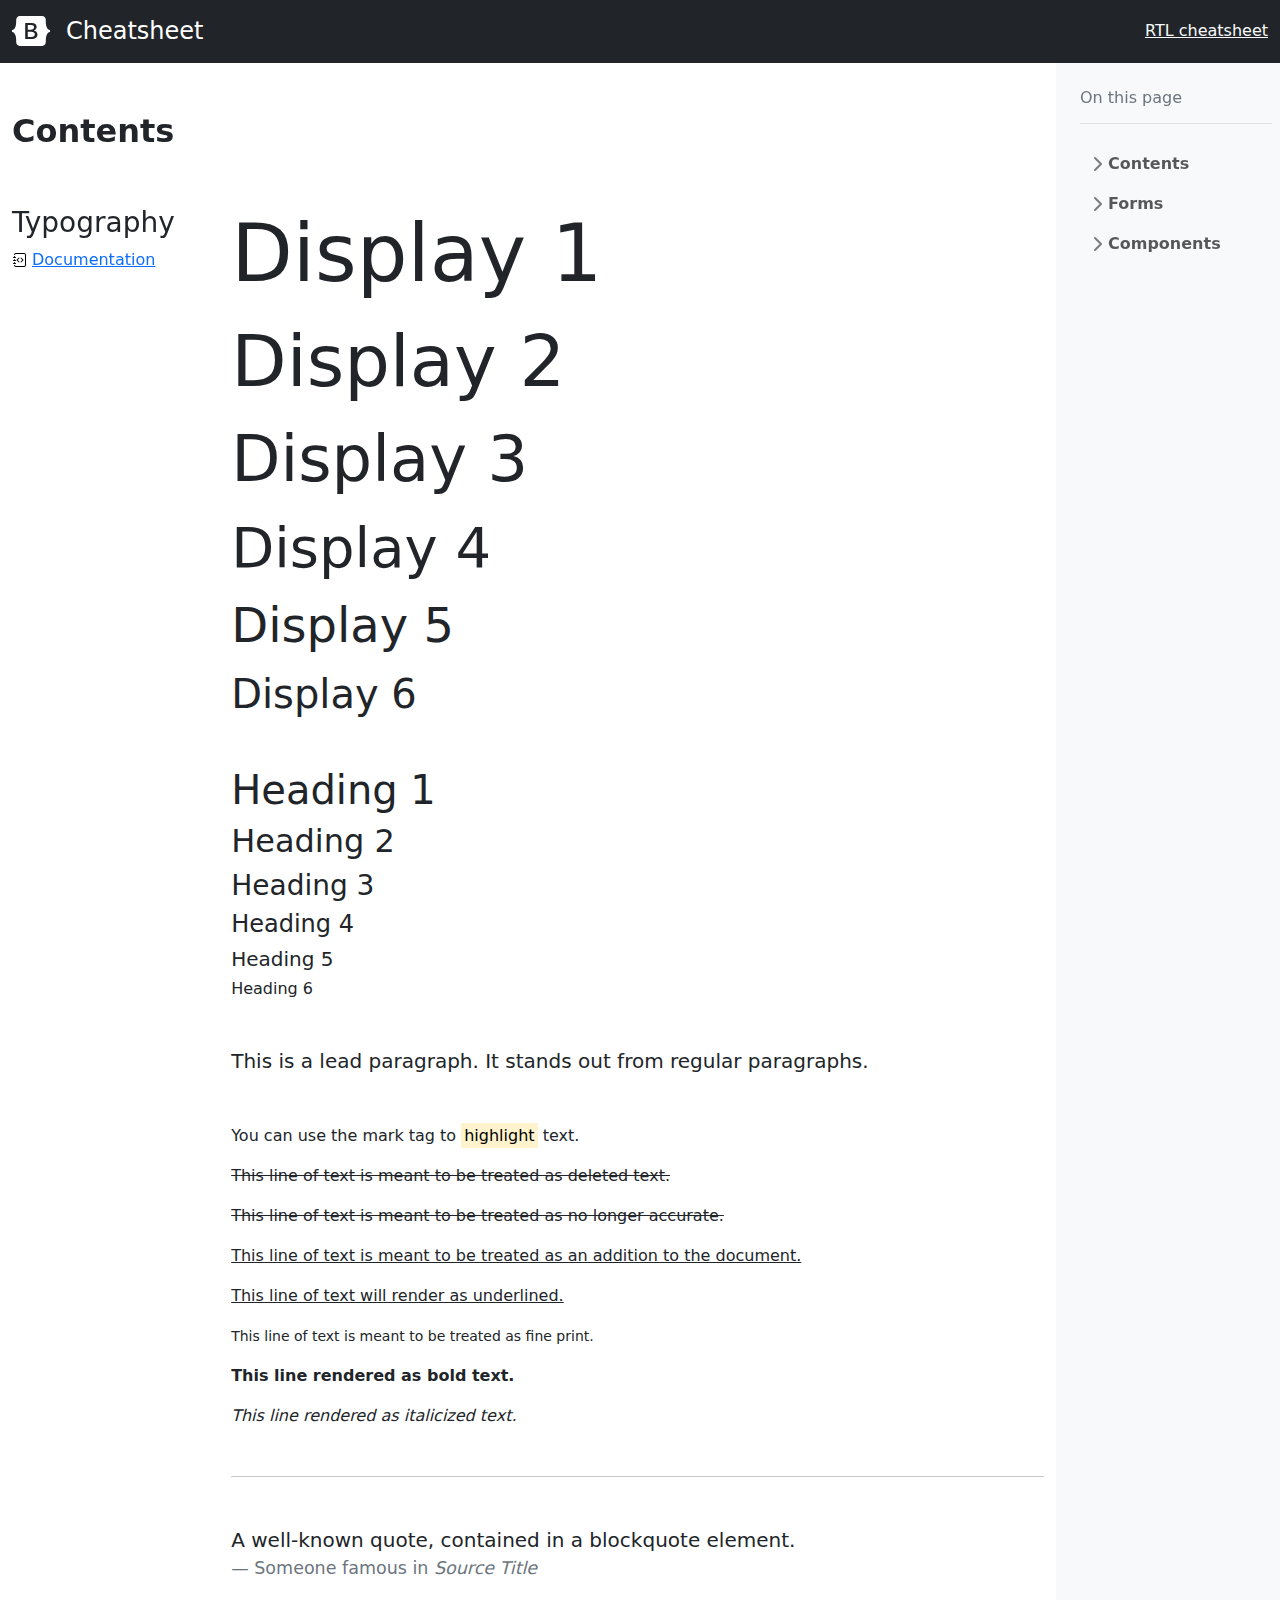
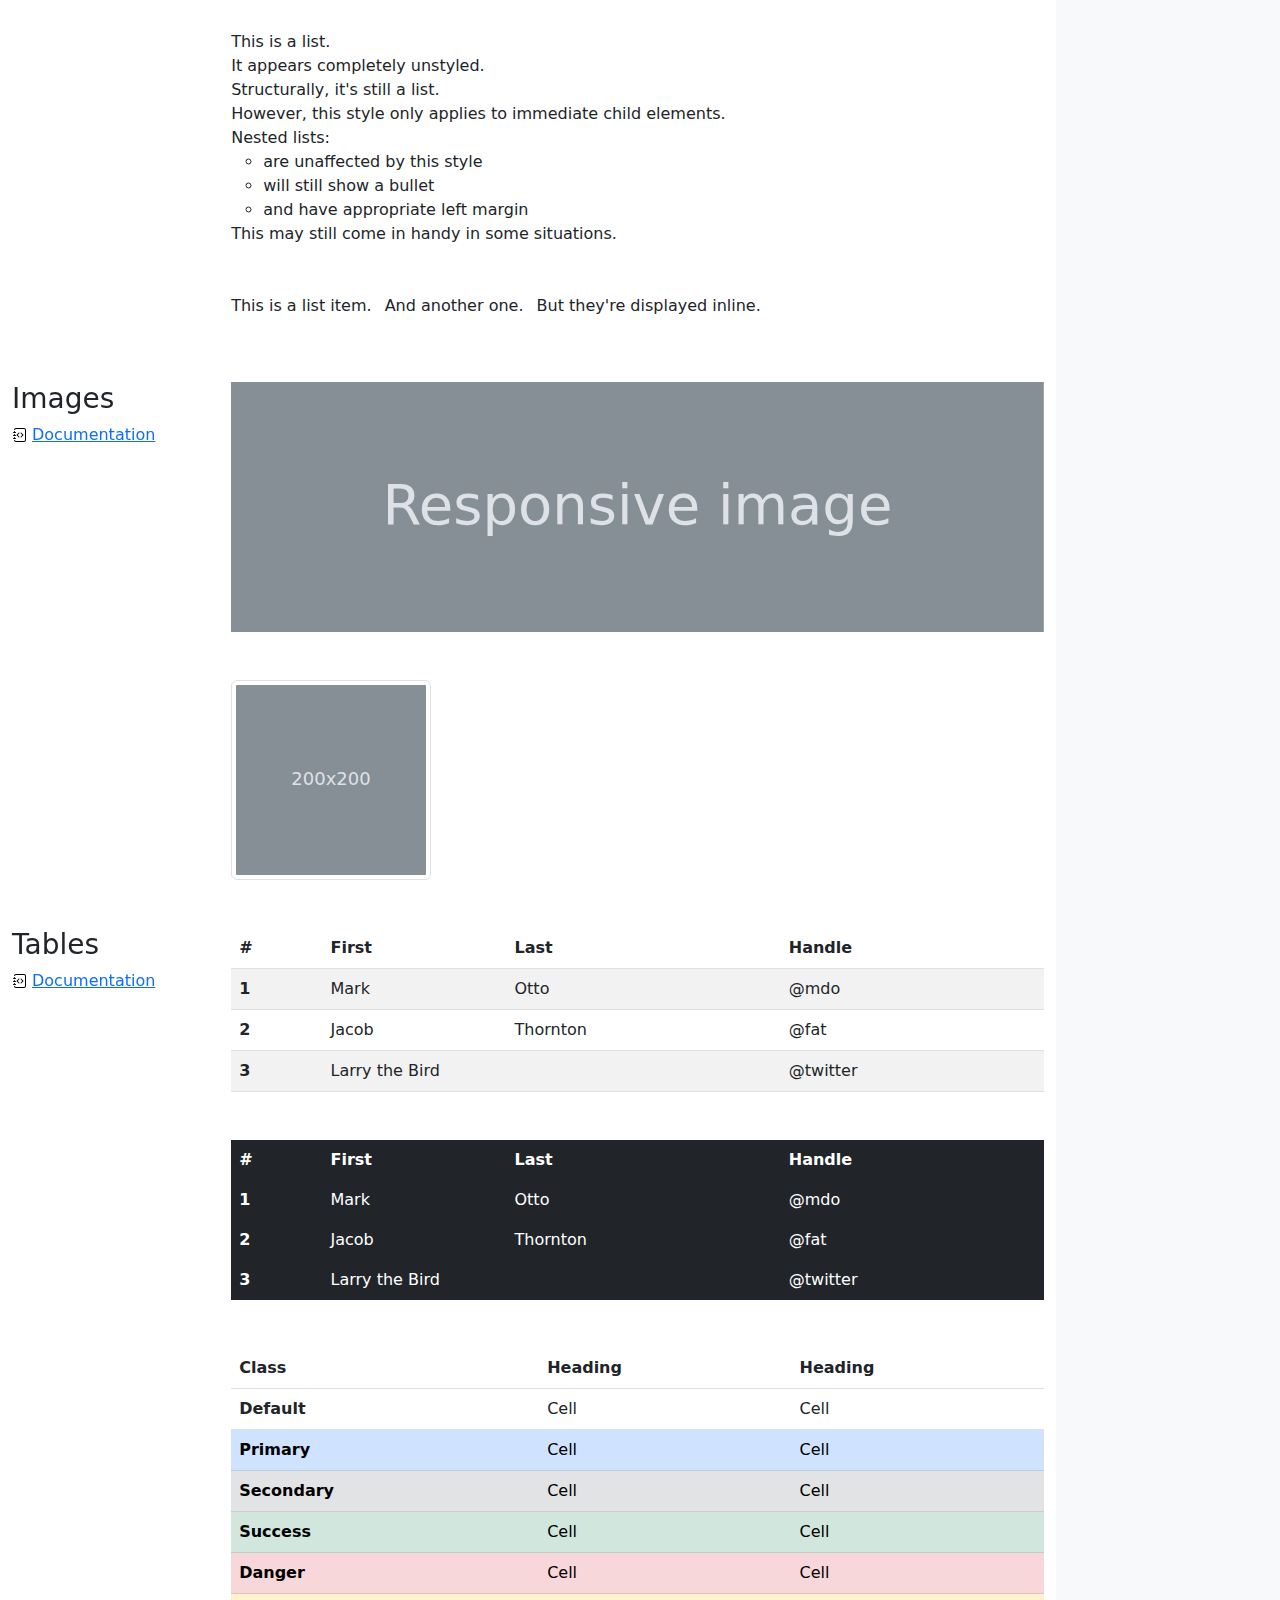
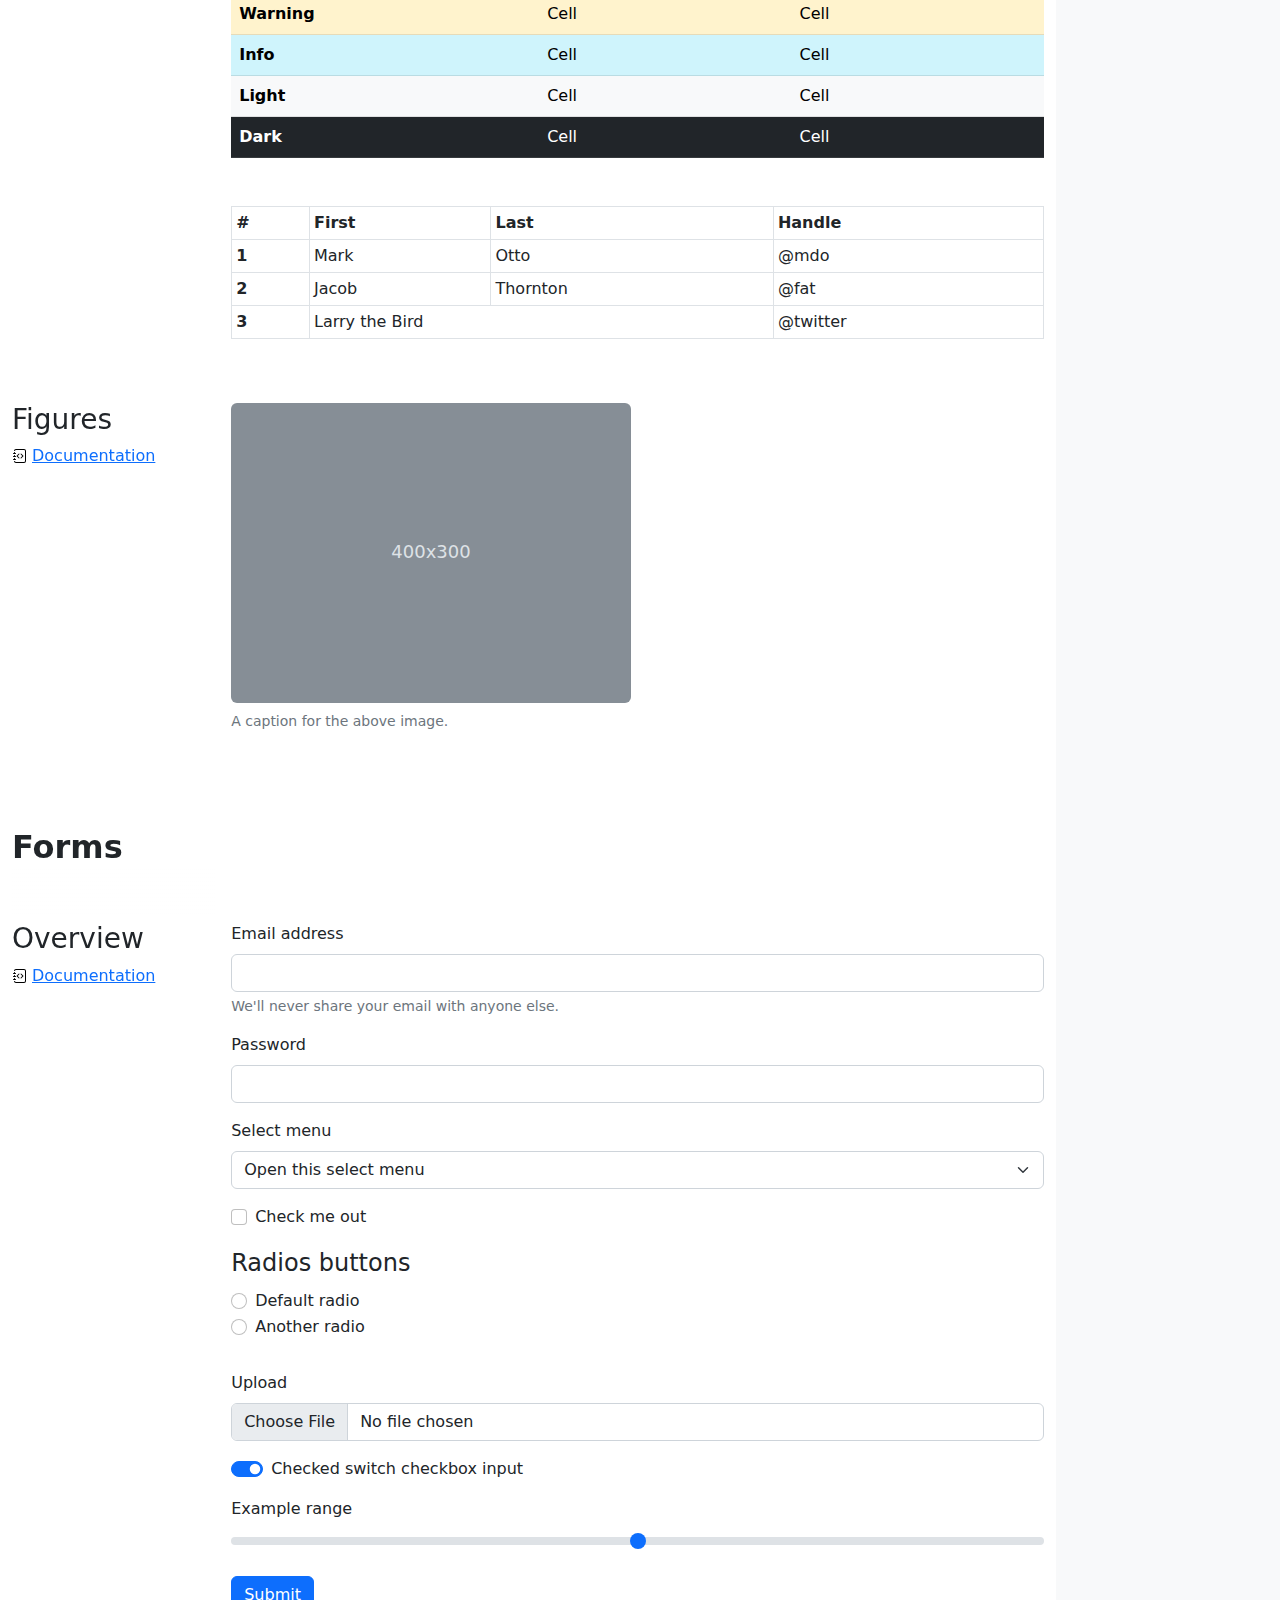
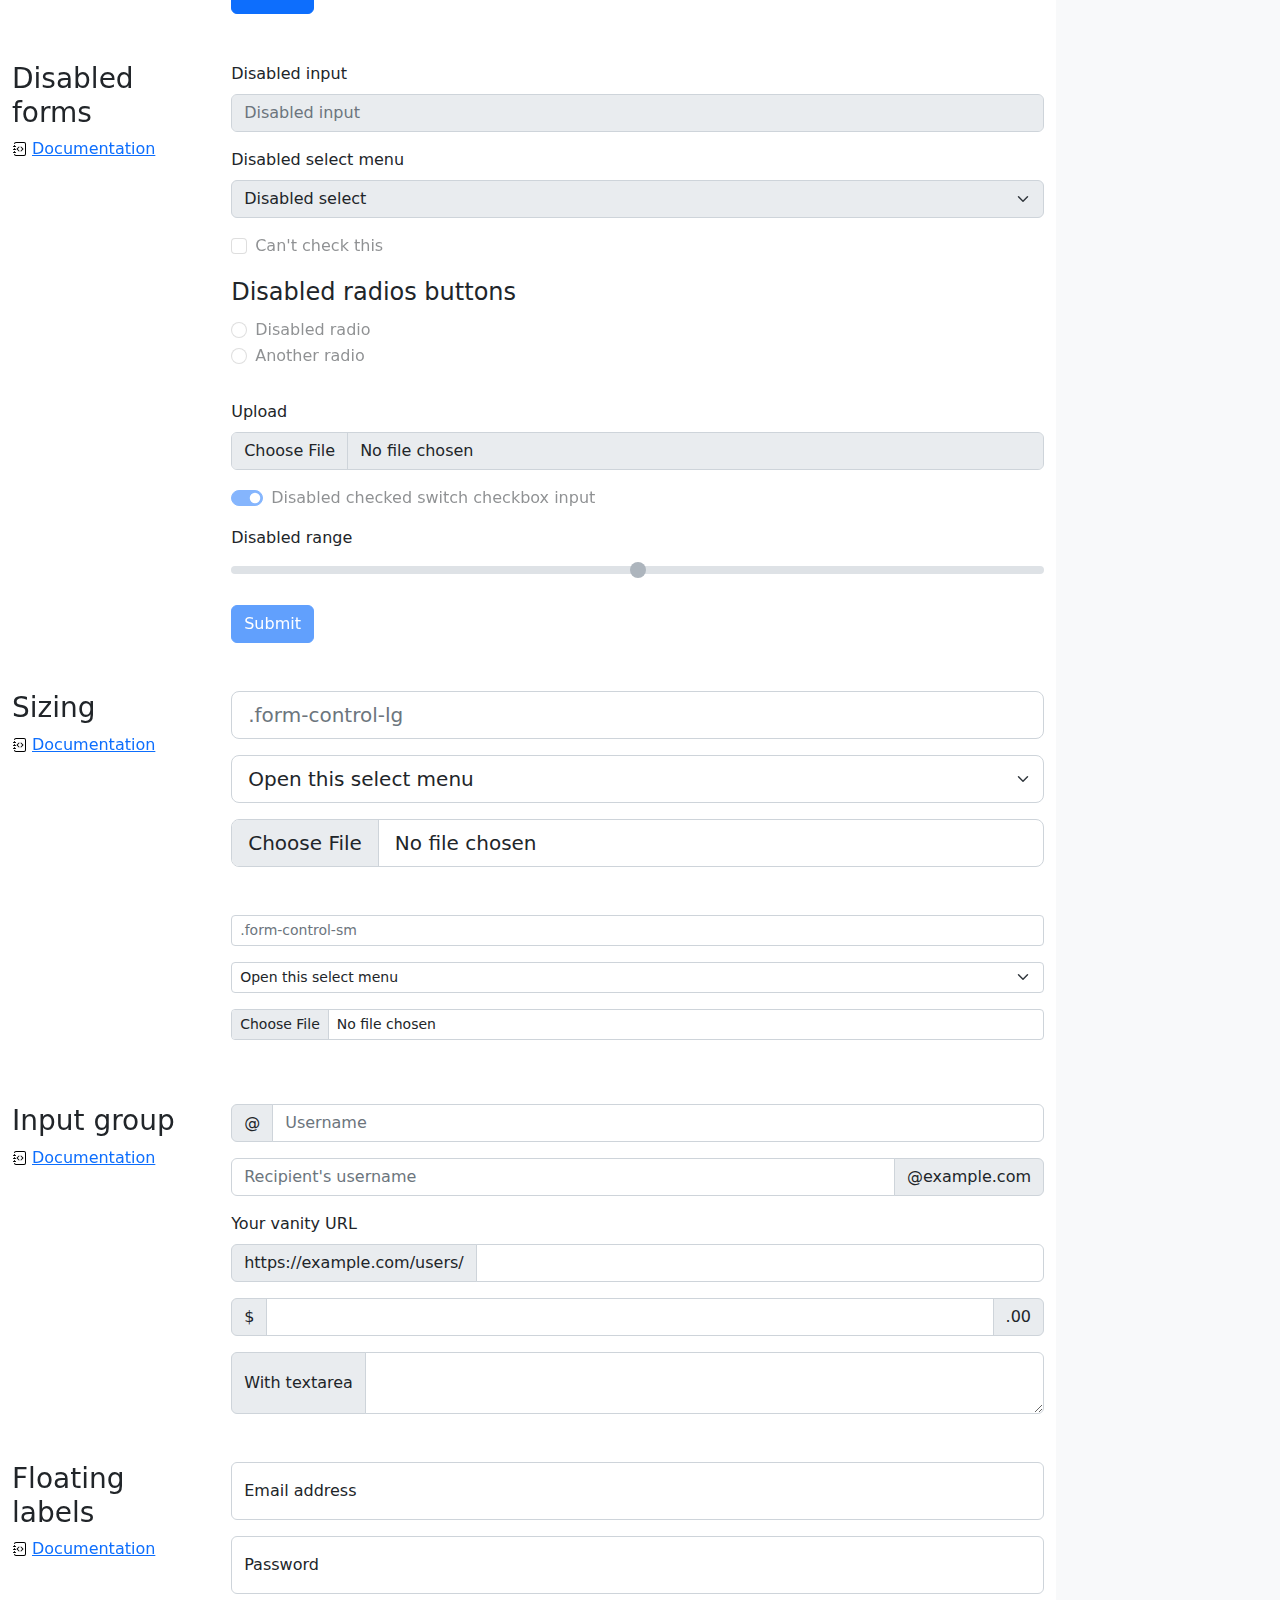
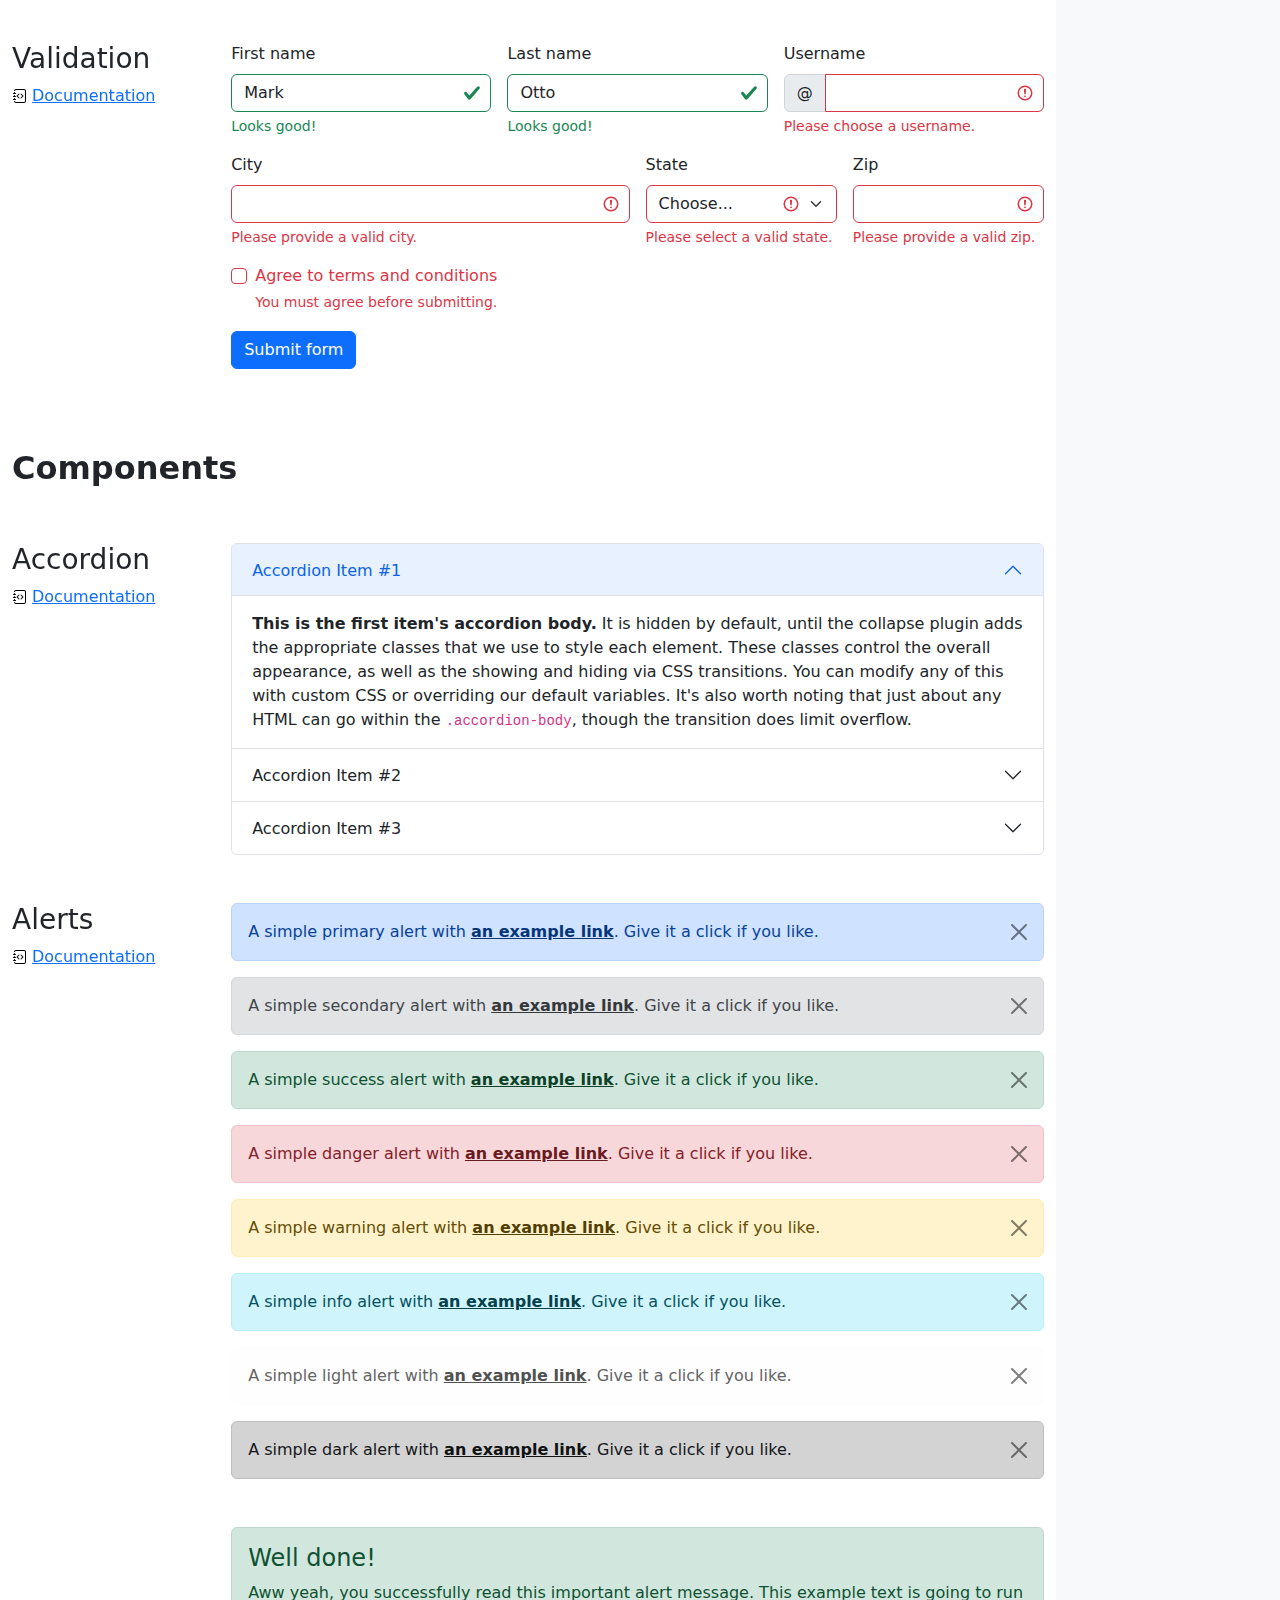
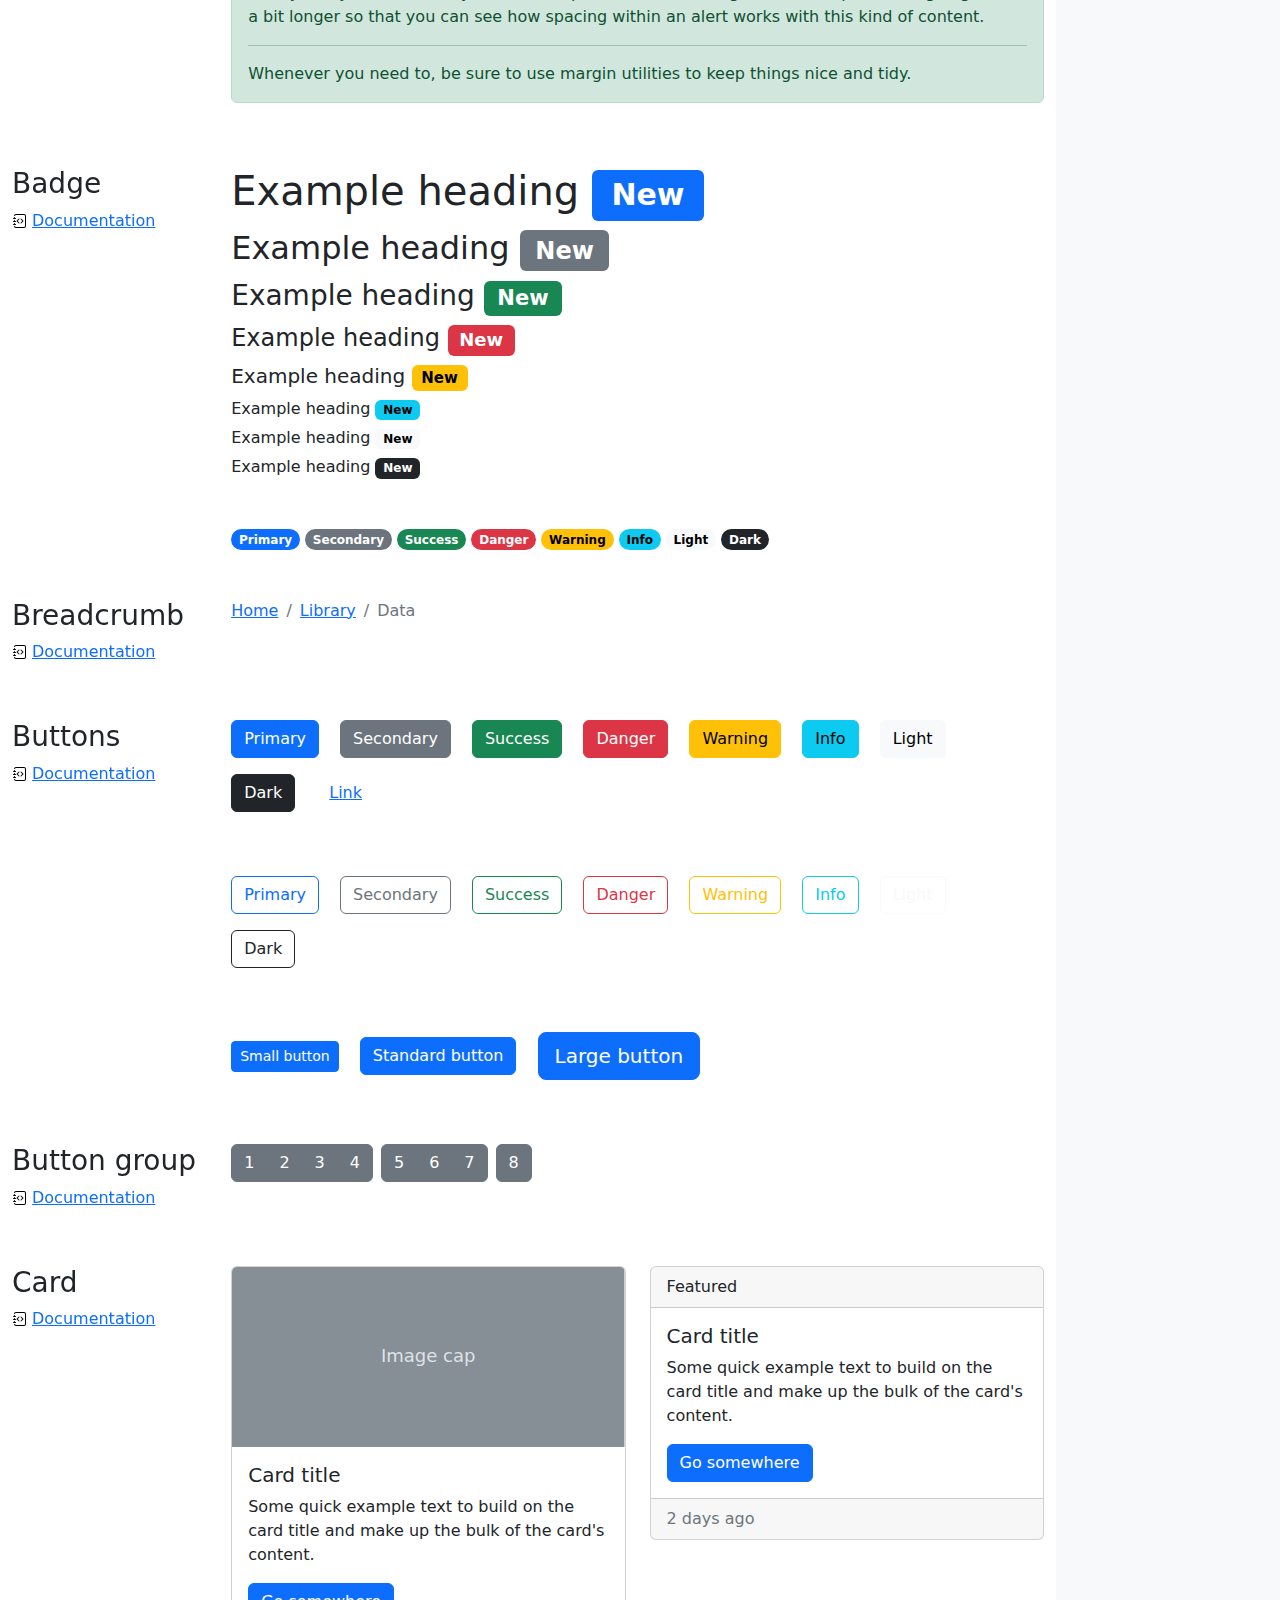
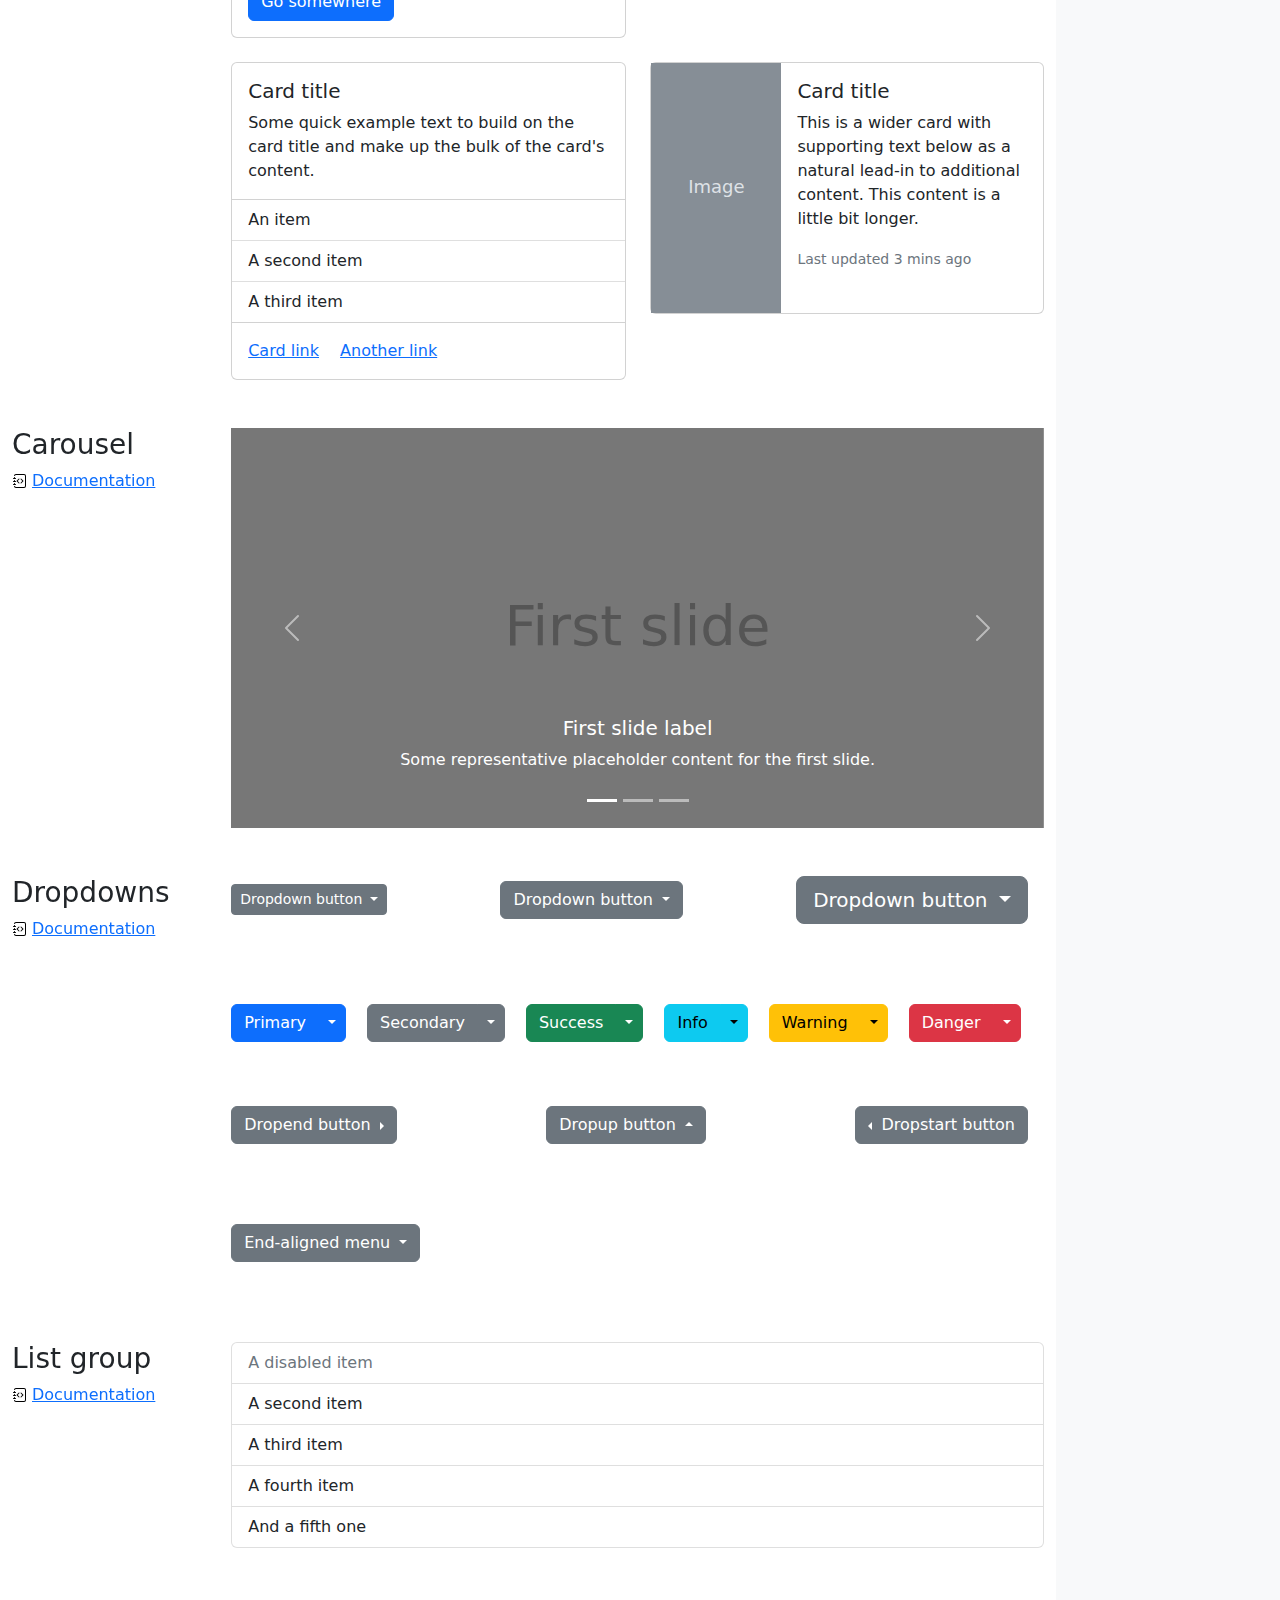
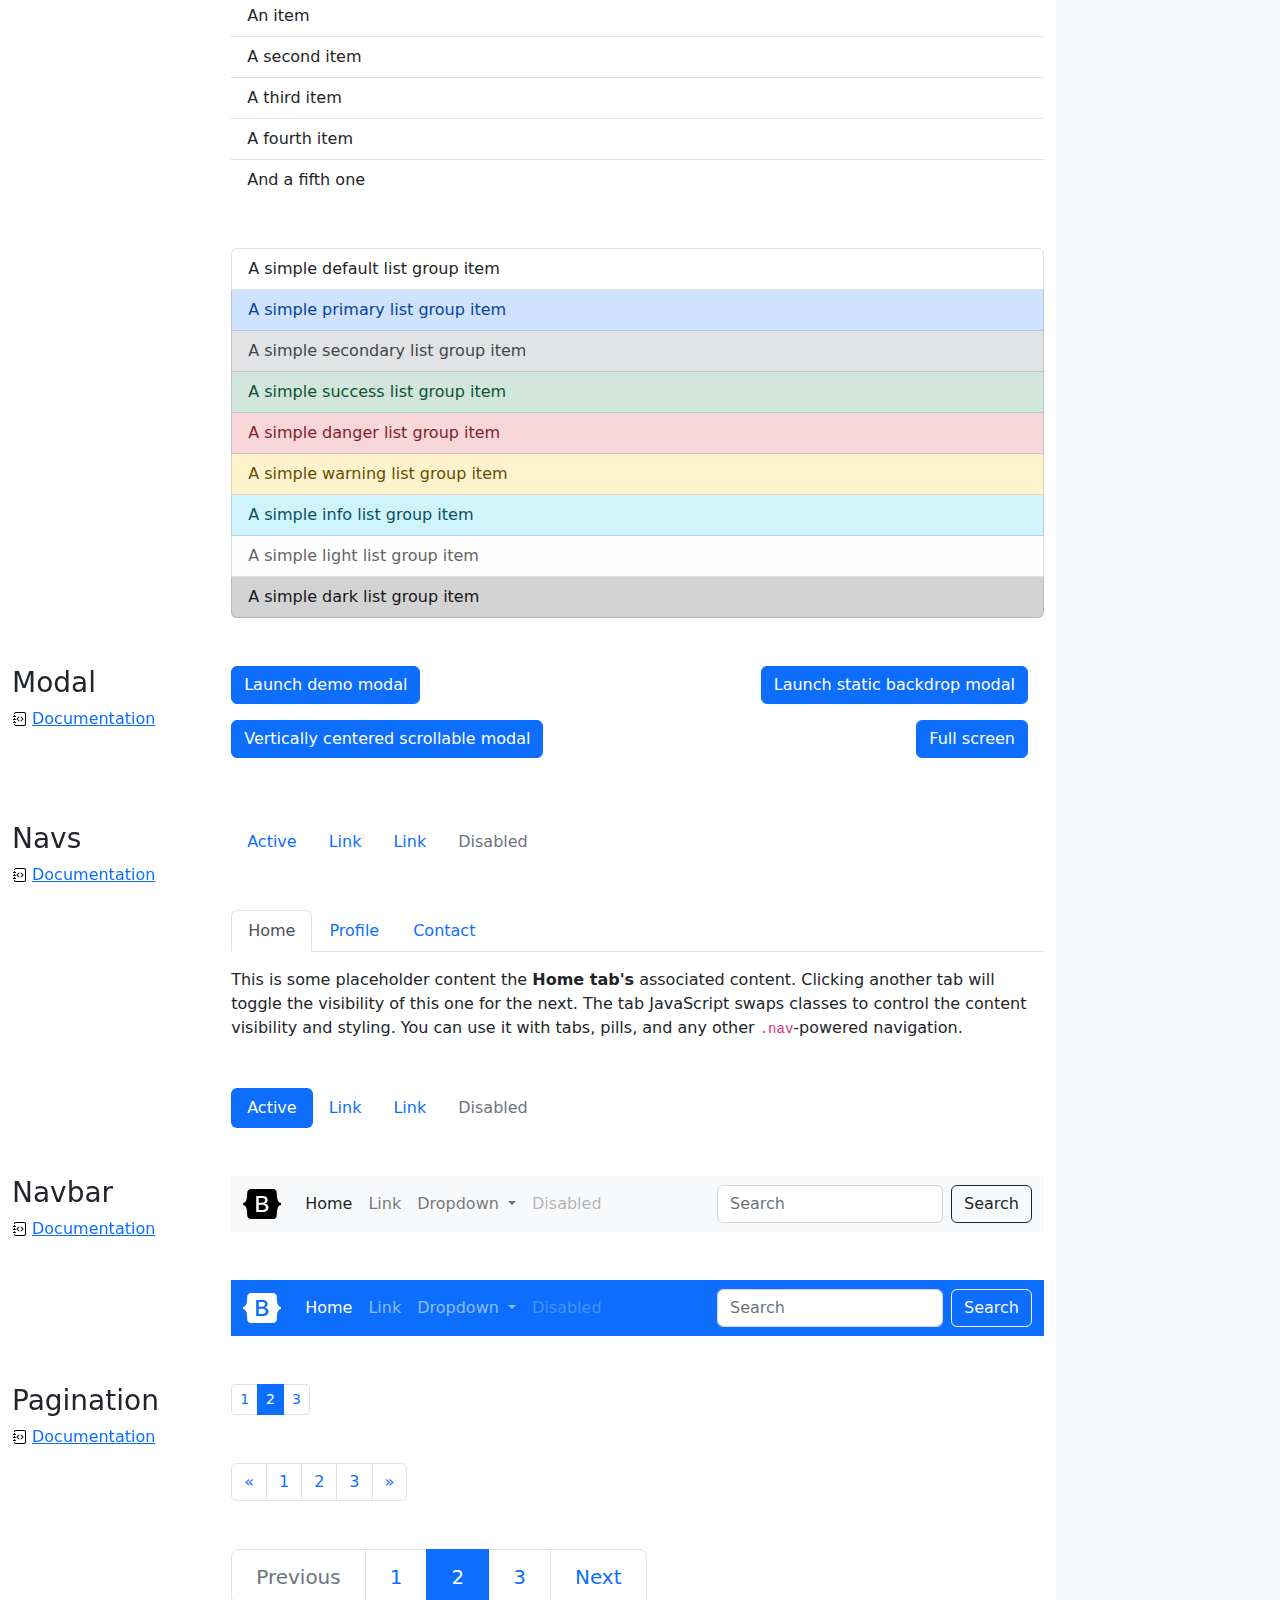
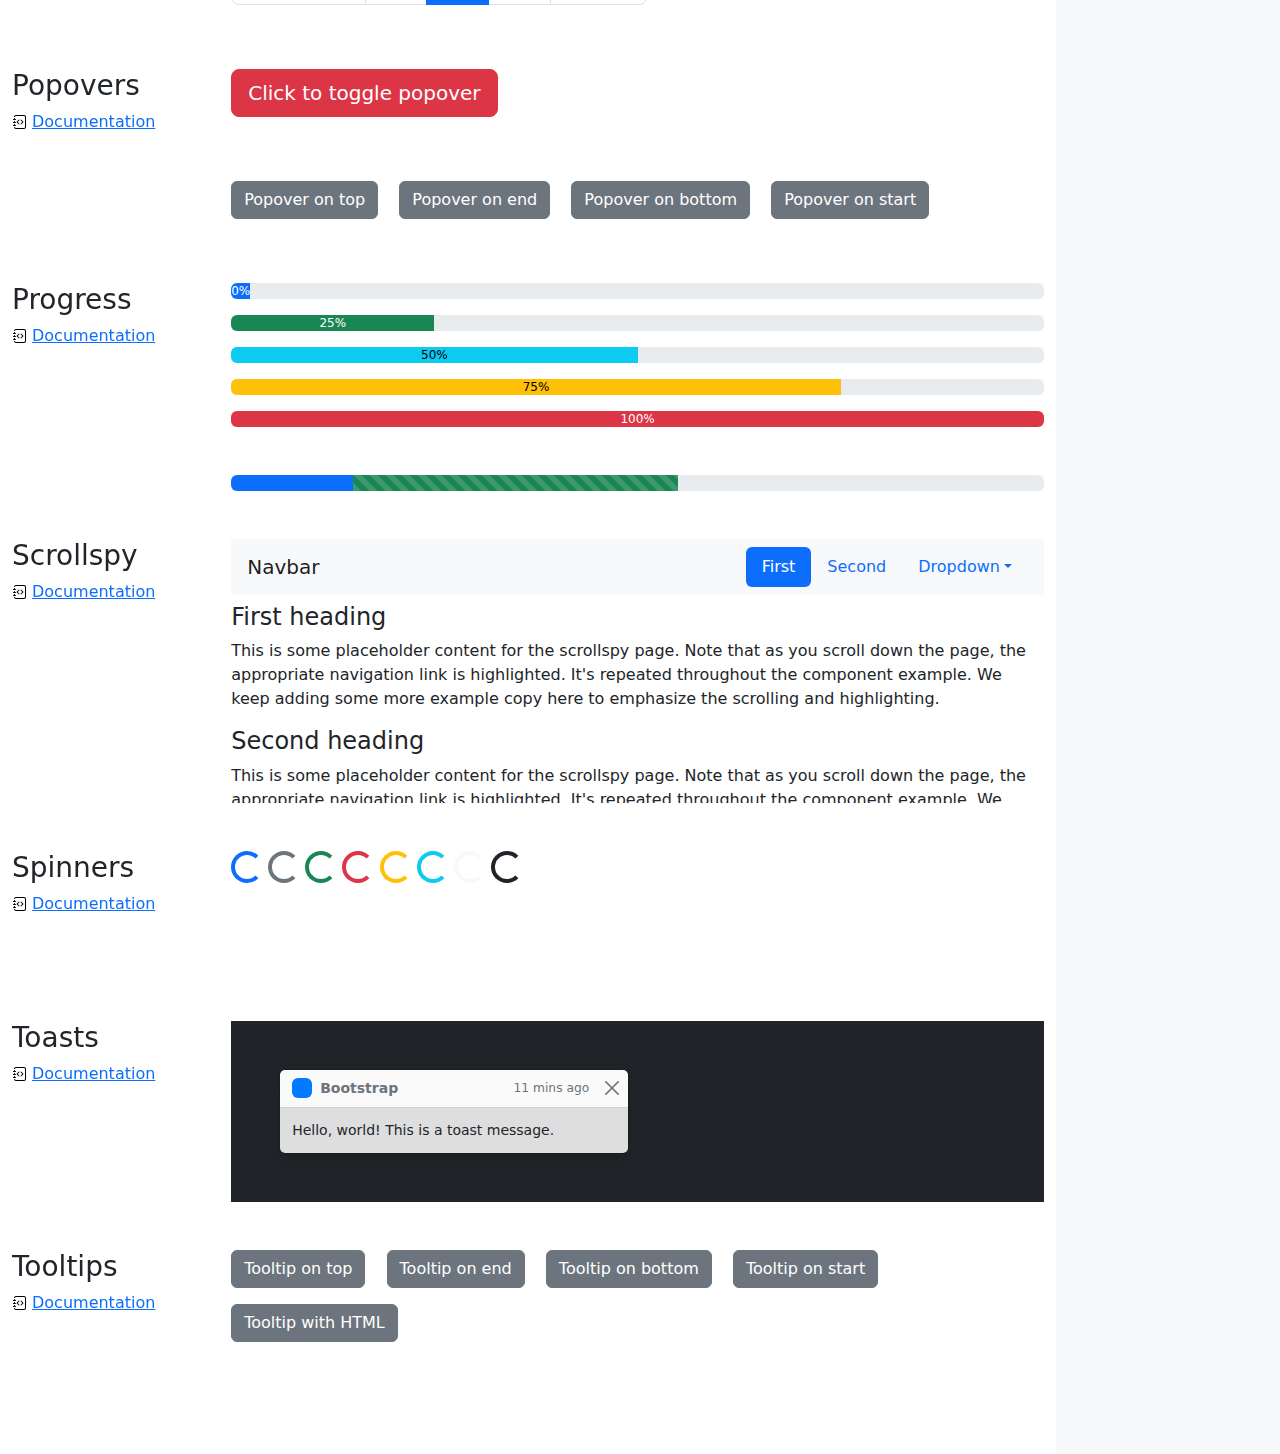
<file: bootstrap-5.2.2-examples/cheatsheet/index.html>
<!doctype html>
<html lang="en">
  <head>
    <meta charset="utf-8">
    <meta name="viewport" content="width=device-width, initial-scale=1">
    <meta name="description" content="">
    <meta name="author" content="Mark Otto, Jacob Thornton, and Bootstrap contributors">
    <meta name="generator" content="Hugo 0.104.2">
    <title>Cheatsheet · Bootstrap v5.2</title>

    <link rel="canonical" href="https://getbootstrap.com/docs/5.2/examples/cheatsheet/">

    

    

<link href="../assets/dist/css/bootstrap.min.css" rel="stylesheet">

    <style>
      .bd-placeholder-img {
        font-size: 1.125rem;
        text-anchor: middle;
        -webkit-user-select: none;
        -moz-user-select: none;
        user-select: none;
      }

      @media (min-width: 768px) {
        .bd-placeholder-img-lg {
          font-size: 3.5rem;
        }
      }

      .b-example-divider {
        height: 3rem;
        background-color: rgba(0, 0, 0, .1);
        border: solid rgba(0, 0, 0, .15);
        border-width: 1px 0;
        box-shadow: inset 0 .5em 1.5em rgba(0, 0, 0, .1), inset 0 .125em .5em rgba(0, 0, 0, .15);
      }

      .b-example-vr {
        flex-shrink: 0;
        width: 1.5rem;
        height: 100vh;
      }

      .bi {
        vertical-align: -.125em;
        fill: currentColor;
      }

      .nav-scroller {
        position: relative;
        z-index: 2;
        height: 2.75rem;
        overflow-y: hidden;
      }

      .nav-scroller .nav {
        display: flex;
        flex-wrap: nowrap;
        padding-bottom: 1rem;
        margin-top: -1px;
        overflow-x: auto;
        text-align: center;
        white-space: nowrap;
        -webkit-overflow-scrolling: touch;
      }
    </style>

    
    <!-- Custom styles for this template -->
    <link href="cheatsheet.css" rel="stylesheet">
  </head>
  <body class="bg-light">
    
<header class="bd-header bg-dark py-3 d-flex align-items-stretch border-bottom border-dark">
  <div class="container-fluid d-flex align-items-center">
    <h1 class="d-flex align-items-center fs-4 text-white mb-0">
      <img src="../assets/brand/bootstrap-logo-white.svg" width="38" height="30" class="me-3" alt="Bootstrap">
      Cheatsheet
    </h1>
    <a href="../examples/cheatsheet-rtl/" class="ms-auto link-light" hreflang="ar">RTL cheatsheet</a>
  </div>
</header>
<aside class="bd-aside sticky-xl-top text-muted align-self-start mb-3 mb-xl-5 px-2">
  <h2 class="h6 pt-4 pb-3 mb-4 border-bottom">On this page</h2>
  <nav class="small" id="toc">
    <ul class="list-unstyled">
      <li class="my-2">
        <button class="btn d-inline-flex align-items-center collapsed border-0" data-bs-toggle="collapse" aria-expanded="false" data-bs-target="#contents-collapse" aria-controls="contents-collapse">Contents</button>
        <ul class="list-unstyled ps-3 collapse" id="contents-collapse">
          <li><a class="d-inline-flex align-items-center rounded text-decoration-none" href="#typography">Typography</a></li>
          <li><a class="d-inline-flex align-items-center rounded text-decoration-none" href="#images">Images</a></li>
          <li><a class="d-inline-flex align-items-center rounded text-decoration-none" href="#tables">Tables</a></li>
          <li><a class="d-inline-flex align-items-center rounded text-decoration-none" href="#figures">Figures</a></li>
        </ul>
      </li>
      <li class="my-2">
        <button class="btn d-inline-flex align-items-center collapsed border-0" data-bs-toggle="collapse" aria-expanded="false" data-bs-target="#forms-collapse" aria-controls="forms-collapse">Forms</button>
        <ul class="list-unstyled ps-3 collapse" id="forms-collapse">
          <li><a class="d-inline-flex align-items-center rounded text-decoration-none" href="#overview">Overview</a></li>
          <li><a class="d-inline-flex align-items-center rounded text-decoration-none" href="#disabled-forms">Disabled forms</a></li>
          <li><a class="d-inline-flex align-items-center rounded text-decoration-none" href="#sizing">Sizing</a></li>
          <li><a class="d-inline-flex align-items-center rounded text-decoration-none" href="#input-group">Input group</a></li>
          <li><a class="d-inline-flex align-items-center rounded text-decoration-none" href="#floating-labels">Floating labels</a></li>
          <li><a class="d-inline-flex align-items-center rounded text-decoration-none" href="#validation">Validation</a></li>
        </ul>
      </li>
      <li class="my-2">
        <button class="btn d-inline-flex align-items-center collapsed border-0" data-bs-toggle="collapse" aria-expanded="false" data-bs-target="#components-collapse" aria-controls="components-collapse">Components</button>
        <ul class="list-unstyled ps-3 collapse" id="components-collapse">
          <li><a class="d-inline-flex align-items-center rounded text-decoration-none" href="#accordion">Accordion</a></li>
          <li><a class="d-inline-flex align-items-center rounded text-decoration-none" href="#alerts">Alerts</a></li>
          <li><a class="d-inline-flex align-items-center rounded text-decoration-none" href="#badge">Badge</a></li>
          <li><a class="d-inline-flex align-items-center rounded text-decoration-none" href="#breadcrumb">Breadcrumb</a></li>
          <li><a class="d-inline-flex align-items-center rounded text-decoration-none" href="#buttons">Buttons</a></li>
          <li><a class="d-inline-flex align-items-center rounded text-decoration-none" href="#button-group">Button group</a></li>
          <li><a class="d-inline-flex align-items-center rounded text-decoration-none" href="#card">Card</a></li>
          <li><a class="d-inline-flex align-items-center rounded text-decoration-none" href="#carousel">Carousel</a></li>
          <li><a class="d-inline-flex align-items-center rounded text-decoration-none" href="#dropdowns">Dropdowns</a></li>
          <li><a class="d-inline-flex align-items-center rounded text-decoration-none" href="#list-group">List group</a></li>
          <li><a class="d-inline-flex align-items-center rounded text-decoration-none" href="#modal">Modal</a></li>
          <li><a class="d-inline-flex align-items-center rounded text-decoration-none" href="#navs">Navs</a></li>
          <li><a class="d-inline-flex align-items-center rounded text-decoration-none" href="#navbar">Navbar</a></li>
          <li><a class="d-inline-flex align-items-center rounded text-decoration-none" href="#pagination">Pagination</a></li>
          <li><a class="d-inline-flex align-items-center rounded text-decoration-none" href="#popovers">Popovers</a></li>
          <li><a class="d-inline-flex align-items-center rounded text-decoration-none" href="#progress">Progress</a></li>
          <li><a class="d-inline-flex align-items-center rounded text-decoration-none" href="#scrollspy">Scrollspy</a></li>
          <li><a class="d-inline-flex align-items-center rounded text-decoration-none" href="#spinners">Spinners</a></li>
          <li><a class="d-inline-flex align-items-center rounded text-decoration-none" href="#toasts">Toasts</a></li>
          <li><a class="d-inline-flex align-items-center rounded text-decoration-none" href="#tooltips">Tooltips</a></li>
        </ul>
      </li>
    </ul>
  </nav>
</aside>
<div class="bd-cheatsheet container-fluid bg-body">
  <section id="content">
    <h2 class="sticky-xl-top fw-bold pt-3 pt-xl-5 pb-2 pb-xl-3">Contents</h2>

    <article class="my-3" id="typography">
      <div class="bd-heading sticky-xl-top align-self-start mt-5 mb-3 mt-xl-0 mb-xl-2">
        <h3>Typography</h3>
        <a class="d-flex align-items-center" href="../content/typography/">Documentation</a>
      </div>

      <div>
        <div class="bd-example-snippet bd-code-snippet"><div class="bd-example">
        <p class="display-1">Display 1</p>
        <p class="display-2">Display 2</p>
        <p class="display-3">Display 3</p>
        <p class="display-4">Display 4</p>
        <p class="display-5">Display 5</p>
        <p class="display-6">Display 6</p>
        </div></div>


        <div class="bd-example-snippet bd-code-snippet"><div class="bd-example">
        <p class="h1">Heading 1</p>
        <p class="h2">Heading 2</p>
        <p class="h3">Heading 3</p>
        <p class="h4">Heading 4</p>
        <p class="h5">Heading 5</p>
        <p class="h6">Heading 6</p>
        </div></div>


        <div class="bd-example-snippet bd-code-snippet"><div class="bd-example">
        <p class="lead">
          This is a lead paragraph. It stands out from regular paragraphs.
        </p>
        </div></div>


        <div class="bd-example-snippet bd-code-snippet"><div class="bd-example">
        <p>You can use the mark tag to <mark>highlight</mark> text.</p>
        <p><del>This line of text is meant to be treated as deleted text.</del></p>
        <p><s>This line of text is meant to be treated as no longer accurate.</s></p>
        <p><ins>This line of text is meant to be treated as an addition to the document.</ins></p>
        <p><u>This line of text will render as underlined.</u></p>
        <p><small>This line of text is meant to be treated as fine print.</small></p>
        <p><strong>This line rendered as bold text.</strong></p>
        <p><em>This line rendered as italicized text.</em></p>
        </div></div>


        <div class="bd-example-snippet bd-code-snippet"><div class="bd-example">
        <hr>
        </div></div>


        <div class="bd-example-snippet bd-code-snippet"><div class="bd-example">
        <blockquote class="blockquote">
          <p>A well-known quote, contained in a blockquote element.</p>
          <footer class="blockquote-footer">Someone famous in <cite title="Source Title">Source Title</cite></footer>
        </blockquote>
        </div></div>


        <div class="bd-example-snippet bd-code-snippet"><div class="bd-example">
        <ul class="list-unstyled">
          <li>This is a list.</li>
          <li>It appears completely unstyled.</li>
          <li>Structurally, it's still a list.</li>
          <li>However, this style only applies to immediate child elements.</li>
          <li>Nested lists:
            <ul>
              <li>are unaffected by this style</li>
              <li>will still show a bullet</li>
              <li>and have appropriate left margin</li>
            </ul>
          </li>
          <li>This may still come in handy in some situations.</li>
        </ul>
        </div></div>


        <div class="bd-example-snippet bd-code-snippet"><div class="bd-example">
        <ul class="list-inline">
          <li class="list-inline-item">This is a list item.</li>
          <li class="list-inline-item">And another one.</li>
          <li class="list-inline-item">But they're displayed inline.</li>
        </ul>
        </div></div>

      </div>
    </article>
    <article class="my-3" id="images">
      <div class="bd-heading sticky-xl-top align-self-start mt-5 mb-3 mt-xl-0 mb-xl-2">
        <h3>Images</h3>
        <a class="d-flex align-items-center" href="../content/images/">Documentation</a>
      </div>

      <div>
        <div class="bd-example-snippet bd-code-snippet"><div class="bd-example">
        <svg class="bd-placeholder-img bd-placeholder-img-lg img-fluid" width="100%" height="250" xmlns="http://www.w3.org/2000/svg" role="img" aria-label="Placeholder: Responsive image" preserveAspectRatio="xMidYMid slice" focusable="false"><title>Placeholder</title><rect width="100%" height="100%" fill="#868e96"/><text x="50%" y="50%" fill="#dee2e6" dy=".3em">Responsive image</text></svg>

        </div></div>


        <div class="bd-example-snippet bd-code-snippet"><div class="bd-example">
        <svg class="bd-placeholder-img img-thumbnail" width="200" height="200" xmlns="http://www.w3.org/2000/svg" role="img" aria-label="A generic square placeholder image with a white border around it, making it resemble a photograph taken with an old instant camera: 200x200" preserveAspectRatio="xMidYMid slice" focusable="false"><title>A generic square placeholder image with a white border around it, making it resemble a photograph taken with an old instant camera</title><rect width="100%" height="100%" fill="#868e96"/><text x="50%" y="50%" fill="#dee2e6" dy=".3em">200x200</text></svg>

        </div></div>

      </div>
    </article>
    <article class="my-3" id="tables">
      <div class="bd-heading sticky-xl-top align-self-start mt-5 mb-3 mt-xl-0 mb-xl-2">
        <h3>Tables</h3>
        <a class="d-flex align-items-center" href="../content/tables/">Documentation</a>
      </div>

      <div>
        <div class="bd-example-snippet bd-code-snippet"><div class="bd-example">
        <table class="table table-striped">
          <thead>
          <tr>
            <th scope="col">#</th>
            <th scope="col">First</th>
            <th scope="col">Last</th>
            <th scope="col">Handle</th>
          </tr>
          </thead>
          <tbody>
          <tr>
            <th scope="row">1</th>
            <td>Mark</td>
            <td>Otto</td>
            <td>@mdo</td>
          </tr>
          <tr>
            <th scope="row">2</th>
            <td>Jacob</td>
            <td>Thornton</td>
            <td>@fat</td>
          </tr>
          <tr>
            <th scope="row">3</th>
            <td colspan="2">Larry the Bird</td>
            <td>@twitter</td>
          </tr>
          </tbody>
        </table>
        </div></div>


        <div class="bd-example-snippet bd-code-snippet"><div class="bd-example">
        <table class="table table-dark table-borderless">
          <thead>
          <tr>
            <th scope="col">#</th>
            <th scope="col">First</th>
            <th scope="col">Last</th>
            <th scope="col">Handle</th>
          </tr>
          </thead>
          <tbody>
          <tr>
            <th scope="row">1</th>
            <td>Mark</td>
            <td>Otto</td>
            <td>@mdo</td>
          </tr>
          <tr>
            <th scope="row">2</th>
            <td>Jacob</td>
            <td>Thornton</td>
            <td>@fat</td>
          </tr>
          <tr>
            <th scope="row">3</th>
            <td colspan="2">Larry the Bird</td>
            <td>@twitter</td>
          </tr>
          </tbody>
        </table>
        </div></div>


        <div class="bd-example-snippet bd-code-snippet"><div class="bd-example">
        <table class="table table-hover">
          <thead>
          <tr>
            <th scope="col">Class</th>
            <th scope="col">Heading</th>
            <th scope="col">Heading</th>
          </tr>
          </thead>
          <tbody>
          <tr>
            <th scope="row">Default</th>
            <td>Cell</td>
            <td>Cell</td>
          </tr>
          
          <tr class="table-primary">
            <th scope="row">Primary</th>
            <td>Cell</td>
            <td>Cell</td>
          </tr>
          <tr class="table-secondary">
            <th scope="row">Secondary</th>
            <td>Cell</td>
            <td>Cell</td>
          </tr>
          <tr class="table-success">
            <th scope="row">Success</th>
            <td>Cell</td>
            <td>Cell</td>
          </tr>
          <tr class="table-danger">
            <th scope="row">Danger</th>
            <td>Cell</td>
            <td>Cell</td>
          </tr>
          <tr class="table-warning">
            <th scope="row">Warning</th>
            <td>Cell</td>
            <td>Cell</td>
          </tr>
          <tr class="table-info">
            <th scope="row">Info</th>
            <td>Cell</td>
            <td>Cell</td>
          </tr>
          <tr class="table-light">
            <th scope="row">Light</th>
            <td>Cell</td>
            <td>Cell</td>
          </tr>
          <tr class="table-dark">
            <th scope="row">Dark</th>
            <td>Cell</td>
            <td>Cell</td>
          </tr>
          </tbody>
        </table>
        </div></div>


        <div class="bd-example-snippet bd-code-snippet"><div class="bd-example">
        <table class="table table-sm table-bordered">
          <thead>
          <tr>
            <th scope="col">#</th>
            <th scope="col">First</th>
            <th scope="col">Last</th>
            <th scope="col">Handle</th>
          </tr>
          </thead>
          <tbody>
          <tr>
            <th scope="row">1</th>
            <td>Mark</td>
            <td>Otto</td>
            <td>@mdo</td>
          </tr>
          <tr>
            <th scope="row">2</th>
            <td>Jacob</td>
            <td>Thornton</td>
            <td>@fat</td>
          </tr>
          <tr>
            <th scope="row">3</th>
            <td colspan="2">Larry the Bird</td>
            <td>@twitter</td>
          </tr>
          </tbody>
        </table>
        </div></div>

      </div>
    </article>
    <article class="my-3" id="figures">
      <div class="bd-heading sticky-xl-top align-self-start mt-5 mb-3 mt-xl-0 mb-xl-2">
        <h3>Figures</h3>
        <a class="d-flex align-items-center" href="../content/figures/">Documentation</a>
      </div>

      <div>
        <div class="bd-example-snippet bd-code-snippet"><div class="bd-example">
        <figure class="figure">
          <svg class="bd-placeholder-img figure-img img-fluid rounded" width="400" height="300" xmlns="http://www.w3.org/2000/svg" role="img" aria-label="Placeholder: 400x300" preserveAspectRatio="xMidYMid slice" focusable="false"><title>Placeholder</title><rect width="100%" height="100%" fill="#868e96"/><text x="50%" y="50%" fill="#dee2e6" dy=".3em">400x300</text></svg>

          <figcaption class="figure-caption">A caption for the above image.</figcaption>
        </figure>
        </div></div>

      </div>
    </article>
  </section>

  <section id="forms">
    <h2 class="sticky-xl-top fw-bold pt-3 pt-xl-5 pb-2 pb-xl-3">Forms</h2>

    <article class="my-3" id="overview">
      <div class="bd-heading sticky-xl-top align-self-start mt-5 mb-3 mt-xl-0 mb-xl-2">
        <h3>Overview</h3>
        <a class="d-flex align-items-center" href="../forms/overview/">Documentation</a>
      </div>

      <div>
        <div class="bd-example-snippet bd-code-snippet"><div class="bd-example">
        <form>
          <div class="mb-3">
            <label for="exampleInputEmail1" class="form-label">Email address</label>
            <input type="email" class="form-control" id="exampleInputEmail1" aria-describedby="emailHelp">
            <div id="emailHelp" class="form-text">We'll never share your email with anyone else.</div>
          </div>
          <div class="mb-3">
            <label for="exampleInputPassword1" class="form-label">Password</label>
            <input type="password" class="form-control" id="exampleInputPassword1">
          </div>
          <div class="mb-3">
            <label for="exampleSelect" class="form-label">Select menu</label>
            <select class="form-select" id="exampleSelect">
              <option selected>Open this select menu</option>
              <option value="1">One</option>
              <option value="2">Two</option>
              <option value="3">Three</option>
            </select>
          </div>
          <div class="mb-3 form-check">
            <input type="checkbox" class="form-check-input" id="exampleCheck1">
            <label class="form-check-label" for="exampleCheck1">Check me out</label>
          </div>
          <fieldset class="mb-3">
            <legend>Radios buttons</legend>
            <div class="form-check">
              <input type="radio" name="radios" class="form-check-input" id="exampleRadio1">
              <label class="form-check-label" for="exampleRadio1">Default radio</label>
            </div>
            <div class="mb-3 form-check">
              <input type="radio" name="radios" class="form-check-input" id="exampleRadio2">
              <label class="form-check-label" for="exampleRadio2">Another radio</label>
            </div>
          </fieldset>
          <div class="mb-3">
            <label class="form-label" for="customFile">Upload</label>
            <input type="file" class="form-control" id="customFile">
          </div>
          <div class="mb-3 form-check form-switch">
            <input class="form-check-input" type="checkbox" role="switch" id="flexSwitchCheckChecked" checked>
            <label class="form-check-label" for="flexSwitchCheckChecked">Checked switch checkbox input</label>
          </div>
          <div class="mb-3">
            <label for="customRange3" class="form-label">Example range</label>
            <input type="range" class="form-range" min="0" max="5" step="0.5" id="customRange3">
          </div>
          <button type="submit" class="btn btn-primary">Submit</button>
        </form>
        </div></div>

      </div>
    </article>
    <article class="my-3" id="disabled-forms">
      <div class="bd-heading sticky-xl-top align-self-start mt-5 mb-3 mt-xl-0 mb-xl-2">
        <h3>Disabled forms</h3>
        <a class="d-flex align-items-center" href="../forms/overview/#disabled-forms">Documentation</a>
      </div>

      <div>
        <div class="bd-example-snippet bd-code-snippet"><div class="bd-example">
        <form>
          <fieldset disabled aria-label="Disabled fieldset example">
            <div class="mb-3">
              <label for="disabledTextInput" class="form-label">Disabled input</label>
              <input type="text" id="disabledTextInput" class="form-control" placeholder="Disabled input">
            </div>
            <div class="mb-3">
              <label for="disabledSelect" class="form-label">Disabled select menu</label>
              <select id="disabledSelect" class="form-select">
                <option>Disabled select</option>
              </select>
            </div>
            <div class="mb-3">
              <div class="form-check">
                <input class="form-check-input" type="checkbox" id="disabledFieldsetCheck" disabled>
                <label class="form-check-label" for="disabledFieldsetCheck">
                  Can't check this
                </label>
              </div>
            </div>
            <fieldset class="mb-3">
              <legend>Disabled radios buttons</legend>
              <div class="form-check">
                <input type="radio" name="radios" class="form-check-input" id="disabledRadio1" disabled>
                <label class="form-check-label" for="disabledRadio1">Disabled radio</label>
              </div>
              <div class="mb-3 form-check">
                <input type="radio" name="radios" class="form-check-input" id="disabledRadio2" disabled>
                <label class="form-check-label" for="disabledRadio2">Another radio</label>
              </div>
            </fieldset>
            <div class="mb-3">
              <label class="form-label" for="disabledCustomFile">Upload</label>
              <input type="file" class="form-control" id="disabledCustomFile" disabled>
            </div>
            <div class="mb-3 form-check form-switch">
              <input class="form-check-input" type="checkbox" role="switch" id="disabledSwitchCheckChecked" checked disabled>
              <label class="form-check-label" for="disabledSwitchCheckChecked">Disabled checked switch checkbox input</label>
            </div>
            <div class="mb-3">
              <label for="disabledRange" class="form-label">Disabled range</label>
              <input type="range" class="form-range" min="0" max="5" step="0.5" id="disabledRange">
            </div>
            <button type="submit" class="btn btn-primary">Submit</button>
          </fieldset>
        </form>
        </div></div>

      </div>
    </article>
    <article class="my-3" id="sizing">
      <div class="bd-heading sticky-xl-top align-self-start mt-5 mb-3 mt-xl-0 mb-xl-2">
        <h3>Sizing</h3>
        <a class="d-flex align-items-center" href="../forms/form-control/#sizing">Documentation</a>
      </div>

      <div>
        <div class="bd-example-snippet bd-code-snippet"><div class="bd-example">
        <div class="mb-3">
          <input class="form-control form-control-lg" type="text" placeholder=".form-control-lg" aria-label=".form-control-lg example">
        </div>
        <div class="mb-3">
          <select class="form-select form-select-lg" aria-label=".form-select-lg example">
            <option selected>Open this select menu</option>
            <option value="1">One</option>
            <option value="2">Two</option>
            <option value="3">Three</option>
          </select>
        </div>
        <div class="mb-3">
          <input type="file" class="form-control form-control-lg" aria-label="Large file input example">
        </div>
        </div></div>


        <div class="bd-example-snippet bd-code-snippet"><div class="bd-example">
        <div class="mb-3">
          <input class="form-control form-control-sm" type="text" placeholder=".form-control-sm" aria-label=".form-control-sm example">
        </div>
        <div class="mb-3">
          <select class="form-select form-select-sm" aria-label=".form-select-sm example">
            <option selected>Open this select menu</option>
            <option value="1">One</option>
            <option value="2">Two</option>
            <option value="3">Three</option>
          </select>
        </div>
        <div class="mb-3">
          <input type="file" class="form-control form-control-sm" aria-label="Small file input example">
        </div>
        </div></div>

      </div>
    </article>
    <article class="my-3" id="input-group">
      <div class="bd-heading sticky-xl-top align-self-start mt-5 mb-3 mt-xl-0 mb-xl-2">
        <h3>Input group</h3>
        <a class="d-flex align-items-center" href="../forms/input-group/">Documentation</a>
      </div>

      <div>
        <div class="bd-example-snippet bd-code-snippet"><div class="bd-example">
        <div class="input-group mb-3">
          <span class="input-group-text" id="basic-addon1">@</span>
          <input type="text" class="form-control" placeholder="Username" aria-label="Username" aria-describedby="basic-addon1">
        </div>
        <div class="input-group mb-3">
          <input type="text" class="form-control" placeholder="Recipient's username" aria-label="Recipient's username" aria-describedby="basic-addon2">
          <span class="input-group-text" id="basic-addon2">@example.com</span>
        </div>
        <label for="basic-url" class="form-label">Your vanity URL</label>
        <div class="input-group mb-3">
          <span class="input-group-text" id="basic-addon3">https://example.com/users/</span>
          <input type="text" class="form-control" id="basic-url" aria-describedby="basic-addon3">
        </div>
        <div class="input-group mb-3">
          <span class="input-group-text">$</span>
          <input type="text" class="form-control" aria-label="Amount (to the nearest dollar)">
          <span class="input-group-text">.00</span>
        </div>
        <div class="input-group">
          <span class="input-group-text">With textarea</span>
          <textarea class="form-control" aria-label="With textarea"></textarea>
        </div>
        </div></div>

      </div>
    </article>
    <article class="my-3" id="floating-labels">
      <div class="bd-heading sticky-xl-top align-self-start mt-5 mb-3 mt-xl-0 mb-xl-2">
        <h3>Floating labels</h3>
        <a class="d-flex align-items-center" href="../forms/floating-labels/">Documentation</a>
      </div>

      <div>
        <div class="bd-example-snippet bd-code-snippet"><div class="bd-example">
        <form>
          <div class="form-floating mb-3">
            <input type="email" class="form-control" id="floatingInput" placeholder="name@example.com">
            <label for="floatingInput">Email address</label>
          </div>
          <div class="form-floating">
            <input type="password" class="form-control" id="floatingPassword" placeholder="Password">
            <label for="floatingPassword">Password</label>
          </div>
        </form>
        </div></div>

      </div>
    </article>
    <article class="my-3" id="validation">
      <div class="bd-heading sticky-xl-top align-self-start mt-5 mb-3 mt-xl-0 mb-xl-2">
        <h3>Validation</h3>
        <a class="d-flex align-items-center" href="../forms/validation/">Documentation</a>
      </div>

      <div>
        <div class="bd-example-snippet bd-code-snippet"><div class="bd-example">
        <form class="row g-3">
          <div class="col-md-4">
            <label for="validationServer01" class="form-label">First name</label>
            <input type="text" class="form-control is-valid" id="validationServer01" value="Mark" required>
            <div class="valid-feedback">
              Looks good!
            </div>
          </div>
          <div class="col-md-4">
            <label for="validationServer02" class="form-label">Last name</label>
            <input type="text" class="form-control is-valid" id="validationServer02" value="Otto" required>
            <div class="valid-feedback">
              Looks good!
            </div>
          </div>
          <div class="col-md-4">
            <label for="validationServerUsername" class="form-label">Username</label>
            <div class="input-group has-validation">
              <span class="input-group-text" id="inputGroupPrepend3">@</span>
              <input type="text" class="form-control is-invalid" id="validationServerUsername" aria-describedby="inputGroupPrepend3" required>
              <div class="invalid-feedback">
                Please choose a username.
              </div>
            </div>
          </div>
          <div class="col-md-6">
            <label for="validationServer03" class="form-label">City</label>
            <input type="text" class="form-control is-invalid" id="validationServer03" required>
            <div class="invalid-feedback">
              Please provide a valid city.
            </div>
          </div>
          <div class="col-md-3">
            <label for="validationServer04" class="form-label">State</label>
            <select class="form-select is-invalid" id="validationServer04" required>
              <option selected disabled value="">Choose...</option>
              <option>...</option>
            </select>
            <div class="invalid-feedback">
              Please select a valid state.
            </div>
          </div>
          <div class="col-md-3">
            <label for="validationServer05" class="form-label">Zip</label>
            <input type="text" class="form-control is-invalid" id="validationServer05" required>
            <div class="invalid-feedback">
              Please provide a valid zip.
            </div>
          </div>
          <div class="col-12">
            <div class="form-check">
              <input class="form-check-input is-invalid" type="checkbox" value="" id="invalidCheck3" required>
              <label class="form-check-label" for="invalidCheck3">
                Agree to terms and conditions
              </label>
              <div class="invalid-feedback">
                You must agree before submitting.
              </div>
            </div>
          </div>
          <div class="col-12">
            <button class="btn btn-primary" type="submit">Submit form</button>
          </div>
        </form>
        </div></div>

      </div>
    </article>
  </section>

  <section id="components">
    <h2 class="sticky-xl-top fw-bold pt-3 pt-xl-5 pb-2 pb-xl-3">Components</h2>

    <article class="my-3" id="accordion">
      <div class="bd-heading sticky-xl-top align-self-start mt-5 mb-3 mt-xl-0 mb-xl-2">
        <h3>Accordion</h3>
        <a class="d-flex align-items-center" href="../components/accordion/">Documentation</a>
      </div>

      <div>
        <div class="bd-example-snippet bd-code-snippet"><div class="bd-example">
        <div class="accordion" id="accordionExample">
          <div class="accordion-item">
            <h4 class="accordion-header" id="headingOne">
              <button class="accordion-button" type="button" data-bs-toggle="collapse" data-bs-target="#collapseOne" aria-expanded="true" aria-controls="collapseOne">
                Accordion Item #1
              </button>
            </h4>
            <div id="collapseOne" class="accordion-collapse collapse show" aria-labelledby="headingOne" data-bs-parent="#accordionExample">
              <div class="accordion-body">
                <strong>This is the first item's accordion body.</strong> It is hidden by default, until the collapse plugin adds the appropriate classes that we use to style each element. These classes control the overall appearance, as well as the showing and hiding via CSS transitions. You can modify any of this with custom CSS or overriding our default variables. It's also worth noting that just about any HTML can go within the <code>.accordion-body</code>, though the transition does limit overflow.
              </div>
            </div>
          </div>
          <div class="accordion-item">
            <h4 class="accordion-header" id="headingTwo">
              <button class="accordion-button collapsed" type="button" data-bs-toggle="collapse" data-bs-target="#collapseTwo" aria-expanded="false" aria-controls="collapseTwo">
                Accordion Item #2
              </button>
            </h4>
            <div id="collapseTwo" class="accordion-collapse collapse" aria-labelledby="headingTwo" data-bs-parent="#accordionExample">
              <div class="accordion-body">
                <strong>This is the second item's accordion body.</strong> It is hidden by default, until the collapse plugin adds the appropriate classes that we use to style each element. These classes control the overall appearance, as well as the showing and hiding via CSS transitions. You can modify any of this with custom CSS or overriding our default variables. It's also worth noting that just about any HTML can go within the <code>.accordion-body</code>, though the transition does limit overflow.
              </div>
            </div>
          </div>
          <div class="accordion-item">
            <h4 class="accordion-header" id="headingThree">
              <button class="accordion-button collapsed" type="button" data-bs-toggle="collapse" data-bs-target="#collapseThree" aria-expanded="false" aria-controls="collapseThree">
                Accordion Item #3
              </button>
            </h4>
            <div id="collapseThree" class="accordion-collapse collapse" aria-labelledby="headingThree" data-bs-parent="#accordionExample">
              <div class="accordion-body">
                <strong>This is the third item's accordion body.</strong> It is hidden by default, until the collapse plugin adds the appropriate classes that we use to style each element. These classes control the overall appearance, as well as the showing and hiding via CSS transitions. You can modify any of this with custom CSS or overriding our default variables. It's also worth noting that just about any HTML can go within the <code>.accordion-body</code>, though the transition does limit overflow.
              </div>
            </div>
          </div>
        </div>
        </div></div>

      </div>
    </article>
    <article class="my-3" id="alerts">
      <div class="bd-heading sticky-xl-top align-self-start mt-5 mb-3 mt-xl-0 mb-xl-2">
        <h3>Alerts</h3>
        <a class="d-flex align-items-center" href="../components/alerts/">Documentation</a>
      </div>

      <div>
        <div class="bd-example-snippet bd-code-snippet"><div class="bd-example">
        
        <div class="alert alert-primary alert-dismissible fade show" role="alert">
          A simple primary alert with <a href="#" class="alert-link">an example link</a>. Give it a click if you like.
          <button type="button" class="btn-close" data-bs-dismiss="alert" aria-label="Close"></button>
        </div>
        <div class="alert alert-secondary alert-dismissible fade show" role="alert">
          A simple secondary alert with <a href="#" class="alert-link">an example link</a>. Give it a click if you like.
          <button type="button" class="btn-close" data-bs-dismiss="alert" aria-label="Close"></button>
        </div>
        <div class="alert alert-success alert-dismissible fade show" role="alert">
          A simple success alert with <a href="#" class="alert-link">an example link</a>. Give it a click if you like.
          <button type="button" class="btn-close" data-bs-dismiss="alert" aria-label="Close"></button>
        </div>
        <div class="alert alert-danger alert-dismissible fade show" role="alert">
          A simple danger alert with <a href="#" class="alert-link">an example link</a>. Give it a click if you like.
          <button type="button" class="btn-close" data-bs-dismiss="alert" aria-label="Close"></button>
        </div>
        <div class="alert alert-warning alert-dismissible fade show" role="alert">
          A simple warning alert with <a href="#" class="alert-link">an example link</a>. Give it a click if you like.
          <button type="button" class="btn-close" data-bs-dismiss="alert" aria-label="Close"></button>
        </div>
        <div class="alert alert-info alert-dismissible fade show" role="alert">
          A simple info alert with <a href="#" class="alert-link">an example link</a>. Give it a click if you like.
          <button type="button" class="btn-close" data-bs-dismiss="alert" aria-label="Close"></button>
        </div>
        <div class="alert alert-light alert-dismissible fade show" role="alert">
          A simple light alert with <a href="#" class="alert-link">an example link</a>. Give it a click if you like.
          <button type="button" class="btn-close" data-bs-dismiss="alert" aria-label="Close"></button>
        </div>
        <div class="alert alert-dark alert-dismissible fade show" role="alert">
          A simple dark alert with <a href="#" class="alert-link">an example link</a>. Give it a click if you like.
          <button type="button" class="btn-close" data-bs-dismiss="alert" aria-label="Close"></button>
        </div>
        </div></div>


        <div class="bd-example-snippet bd-code-snippet"><div class="bd-example">
        <div class="alert alert-success" role="alert">
          <h4 class="alert-heading">Well done!</h4>
          <p>Aww yeah, you successfully read this important alert message. This example text is going to run a bit longer so that you can see how spacing within an alert works with this kind of content.</p>
          <hr>
          <p class="mb-0">Whenever you need to, be sure to use margin utilities to keep things nice and tidy.</p>
        </div>
        </div></div>

      </div>
    </article>
    <article class="my-3" id="badge">
      <div class="bd-heading sticky-xl-top align-self-start mt-5 mb-3 mt-xl-0 mb-xl-2">
        <h3>Badge</h3>
        <a class="d-flex align-items-center" href="../components/badge/">Documentation</a>
      </div>

      <div>
        <div class="bd-example-snippet bd-code-snippet"><div class="bd-example">
        <p class="h1">Example heading <span class="badge bg-primary">New</span></p>
        <p class="h2">Example heading <span class="badge bg-secondary">New</span></p>
        <p class="h3">Example heading <span class="badge bg-success">New</span></p>
        <p class="h4">Example heading <span class="badge bg-danger">New</span></p>
        <p class="h5">Example heading <span class="badge text-bg-warning">New</span></p>
        <p class="h6">Example heading <span class="badge text-bg-info">New</span></p>
        <p class="h6">Example heading <span class="badge text-bg-light">New</span></p>
        <p class="h6">Example heading <span class="badge bg-dark">New</span></p>
        </div></div>


        <div class="bd-example-snippet bd-code-snippet"><div class="bd-example">
        
        <span class="badge rounded-pill bg-primary">Primary</span>
        <span class="badge rounded-pill bg-secondary">Secondary</span>
        <span class="badge rounded-pill bg-success">Success</span>
        <span class="badge rounded-pill bg-danger">Danger</span>
        <span class="badge rounded-pill text-bg-warning">Warning</span>
        <span class="badge rounded-pill text-bg-info">Info</span>
        <span class="badge rounded-pill text-bg-light">Light</span>
        <span class="badge rounded-pill bg-dark">Dark</span>
        </div></div>

      </div>
    </article>
    <article class="my-3" id="breadcrumb">
      <div class="bd-heading sticky-xl-top align-self-start mt-5 mb-3 mt-xl-0 mb-xl-2">
        <h3>Breadcrumb</h3>
        <a class="d-flex align-items-center" href="../components/breadcrumb/">Documentation</a>
      </div>

      <div>
        <div class="bd-example-snippet bd-code-snippet"><div class="bd-example">
        <nav aria-label="breadcrumb">
          <ol class="breadcrumb">
            <li class="breadcrumb-item"><a href="#">Home</a></li>
            <li class="breadcrumb-item"><a href="#">Library</a></li>
            <li class="breadcrumb-item active" aria-current="page">Data</li>
          </ol>
        </nav>
        </div></div>

      </div>
    </article>
    <article class="my-3" id="buttons">
      <div class="bd-heading sticky-xl-top align-self-start mt-5 mb-3 mt-xl-0 mb-xl-2">
        <h3>Buttons</h3>
        <a class="d-flex align-items-center" href="../components/buttons/">Documentation</a>
      </div>

      <div>
        <div class="bd-example-snippet bd-code-snippet"><div class="bd-example">
        
        <button type="button" class="btn btn-primary">Primary</button>
        <button type="button" class="btn btn-secondary">Secondary</button>
        <button type="button" class="btn btn-success">Success</button>
        <button type="button" class="btn btn-danger">Danger</button>
        <button type="button" class="btn btn-warning">Warning</button>
        <button type="button" class="btn btn-info">Info</button>
        <button type="button" class="btn btn-light">Light</button>
        <button type="button" class="btn btn-dark">Dark</button>

        <button type="button" class="btn btn-link">Link</button>
        </div></div>


        <div class="bd-example-snippet bd-code-snippet"><div class="bd-example">
        
        <button type="button" class="btn btn-outline-primary">Primary</button>
        <button type="button" class="btn btn-outline-secondary">Secondary</button>
        <button type="button" class="btn btn-outline-success">Success</button>
        <button type="button" class="btn btn-outline-danger">Danger</button>
        <button type="button" class="btn btn-outline-warning">Warning</button>
        <button type="button" class="btn btn-outline-info">Info</button>
        <button type="button" class="btn btn-outline-light">Light</button>
        <button type="button" class="btn btn-outline-dark">Dark</button>
        </div></div>


        <div class="bd-example-snippet bd-code-snippet"><div class="bd-example">
        <button type="button" class="btn btn-primary btn-sm">Small button</button>
        <button type="button" class="btn btn-primary">Standard button</button>
        <button type="button" class="btn btn-primary btn-lg">Large button</button>
        </div></div>

      </div>
    </article>
    <article class="my-3" id="button-group">
      <div class="bd-heading sticky-xl-top align-self-start mt-5 mb-3 mt-xl-0 mb-xl-2">
        <h3>Button group</h3>
        <a class="d-flex align-items-center" href="../components/button-group/">Documentation</a>
      </div>

      <div>
        <div class="bd-example-snippet bd-code-snippet"><div class="bd-example">
        <div class="btn-toolbar" role="toolbar" aria-label="Toolbar with button groups">
          <div class="btn-group me-2" role="group" aria-label="First group">
            <button type="button" class="btn btn-secondary">1</button>
            <button type="button" class="btn btn-secondary">2</button>
            <button type="button" class="btn btn-secondary">3</button>
            <button type="button" class="btn btn-secondary">4</button>
          </div>
          <div class="btn-group me-2" role="group" aria-label="Second group">
            <button type="button" class="btn btn-secondary">5</button>
            <button type="button" class="btn btn-secondary">6</button>
            <button type="button" class="btn btn-secondary">7</button>
          </div>
          <div class="btn-group" role="group" aria-label="Third group">
            <button type="button" class="btn btn-secondary">8</button>
          </div>
        </div>
        </div></div>

      </div>
    </article>
    <article class="my-3" id="card">
      <div class="bd-heading sticky-xl-top align-self-start mt-5 mb-3 mt-xl-0 mb-xl-2">
        <h3>Card</h3>
        <a class="d-flex align-items-center" href="../components/card/">Documentation</a>
      </div>

      <div>
        <div class="bd-example-snippet bd-code-snippet"><div class="bd-example">
        <div class="row  row-cols-1 row-cols-md-2 g-4">
          <div class="col">
            <div class="card">
              <svg class="bd-placeholder-img card-img-top" width="100%" height="180" xmlns="http://www.w3.org/2000/svg" role="img" aria-label="Placeholder: Image cap" preserveAspectRatio="xMidYMid slice" focusable="false"><title>Placeholder</title><rect width="100%" height="100%" fill="#868e96"/><text x="50%" y="50%" fill="#dee2e6" dy=".3em">Image cap</text></svg>

              <div class="card-body">
                <h5 class="card-title">Card title</h5>
                <p class="card-text">Some quick example text to build on the card title and make up the bulk of the card's content.</p>
                <a href="#" class="btn btn-primary">Go somewhere</a>
              </div>
            </div>
          </div>
          <div class="col">
            <div class="card">
              <div class="card-header">
                Featured
              </div>
              <div class="card-body">
                <h5 class="card-title">Card title</h5>
                <p class="card-text">Some quick example text to build on the card title and make up the bulk of the card's content.</p>
                <a href="#" class="btn btn-primary">Go somewhere</a>
              </div>
              <div class="card-footer text-muted">
                2 days ago
              </div>
            </div>
          </div>
          <div class="col">
            <div class="card">
              <div class="card-body">
                <h5 class="card-title">Card title</h5>
                <p class="card-text">Some quick example text to build on the card title and make up the bulk of the card's content.</p>
              </div>
              <ul class="list-group list-group-flush">
                <li class="list-group-item">An item</li>
                <li class="list-group-item">A second item</li>
                <li class="list-group-item">A third item</li>
              </ul>
              <div class="card-body">
                <a href="#" class="card-link">Card link</a>
                <a href="#" class="card-link">Another link</a>
              </div>
            </div>
          </div>
          <div class="col">
            <div class="card">
              <div class="row g-0">
                <div class="col-md-4">
                  <svg class="bd-placeholder-img" width="100%" height="250" xmlns="http://www.w3.org/2000/svg" role="img" aria-label="Placeholder: Image" preserveAspectRatio="xMidYMid slice" focusable="false"><title>Placeholder</title><rect width="100%" height="100%" fill="#868e96"/><text x="50%" y="50%" fill="#dee2e6" dy=".3em">Image</text></svg>

                </div>
                <div class="col-md-8">
                  <div class="card-body">
                    <h5 class="card-title">Card title</h5>
                    <p class="card-text">This is a wider card with supporting text below as a natural lead-in to additional content. This content is a little bit longer.</p>
                    <p class="card-text"><small class="text-muted">Last updated 3 mins ago</small></p>
                  </div>
                </div>
              </div>
            </div>
          </div>
        </div>
        </div></div>

      </div>
    </article>
    <article class="my-3" id="carousel">
      <div class="bd-heading sticky-xl-top align-self-start mt-5 mb-3 mt-xl-0 mb-xl-2">
        <h3>Carousel</h3>
        <a class="d-flex align-items-center" href="../components/carousel/">Documentation</a>
      </div>

      <div>
        <div class="bd-example-snippet bd-code-snippet"><div class="bd-example">
        <div id="carouselExampleCaptions" class="carousel slide" data-bs-ride="carousel">
          <div class="carousel-indicators">
            <button type="button" data-bs-target="#carouselExampleCaptions" data-bs-slide-to="0" class="active" aria-current="true" aria-label="Slide 1"></button>
            <button type="button" data-bs-target="#carouselExampleCaptions" data-bs-slide-to="1" aria-label="Slide 2"></button>
            <button type="button" data-bs-target="#carouselExampleCaptions" data-bs-slide-to="2" aria-label="Slide 3"></button>
          </div>
          <div class="carousel-inner">
            <div class="carousel-item active">
              <svg class="bd-placeholder-img bd-placeholder-img-lg d-block w-100" width="800" height="400" xmlns="http://www.w3.org/2000/svg" role="img" aria-label="Placeholder: First slide" preserveAspectRatio="xMidYMid slice" focusable="false"><title>Placeholder</title><rect width="100%" height="100%" fill="#777"/><text x="50%" y="50%" fill="#555" dy=".3em">First slide</text></svg>

              <div class="carousel-caption d-none d-md-block">
                <h5>First slide label</h5>
                <p>Some representative placeholder content for the first slide.</p>
              </div>
            </div>
            <div class="carousel-item">
              <svg class="bd-placeholder-img bd-placeholder-img-lg d-block w-100" width="800" height="400" xmlns="http://www.w3.org/2000/svg" role="img" aria-label="Placeholder: Second slide" preserveAspectRatio="xMidYMid slice" focusable="false"><title>Placeholder</title><rect width="100%" height="100%" fill="#666"/><text x="50%" y="50%" fill="#444" dy=".3em">Second slide</text></svg>

              <div class="carousel-caption d-none d-md-block">
                <h5>Second slide label</h5>
                <p>Some representative placeholder content for the second slide.</p>
              </div>
            </div>
            <div class="carousel-item">
              <svg class="bd-placeholder-img bd-placeholder-img-lg d-block w-100" width="800" height="400" xmlns="http://www.w3.org/2000/svg" role="img" aria-label="Placeholder: Third slide" preserveAspectRatio="xMidYMid slice" focusable="false"><title>Placeholder</title><rect width="100%" height="100%" fill="#555"/><text x="50%" y="50%" fill="#333" dy=".3em">Third slide</text></svg>

              <div class="carousel-caption d-none d-md-block">
                <h5>Third slide label</h5>
                <p>Some representative placeholder content for the third slide.</p>
              </div>
            </div>
          </div>
          <button class="carousel-control-prev" type="button" data-bs-target="#carouselExampleCaptions"  data-bs-slide="prev">
            <span class="carousel-control-prev-icon" aria-hidden="true"></span>
            <span class="visually-hidden">Previous</span>
          </button>
          <button class="carousel-control-next" type="button" data-bs-target="#carouselExampleCaptions"  data-bs-slide="next">
            <span class="carousel-control-next-icon" aria-hidden="true"></span>
            <span class="visually-hidden">Next</span>
          </button>
        </div>
        </div></div>

      </div>
    </article>
    <article class="my-3" id="dropdowns">
      <div class="bd-heading sticky-xl-top align-self-start mt-5 mb-3 mt-xl-0 mb-xl-2">
        <h3>Dropdowns</h3>
        <a class="d-flex align-items-center" href="../components/dropdowns/">Documentation</a>
      </div>

      <div>
        <div class="bd-example-snippet bd-code-snippet"><div class="bd-example">
        <div class="btn-group w-100 align-items-center justify-content-between flex-wrap">
          <div class="dropdown">
            <button class="btn btn-secondary btn-sm dropdown-toggle" type="button" data-bs-toggle="dropdown" aria-expanded="false">
              Dropdown button
            </button>
            <ul class="dropdown-menu">
              <li><h6 class="dropdown-header">Dropdown header</h6></li>
              <li><a class="dropdown-item" href="#">Action</a></li>
              <li><a class="dropdown-item" href="#">Another action</a></li>
              <li><a class="dropdown-item" href="#">Something else here</a></li>
              <li><hr class="dropdown-divider"></li>
              <li><a class="dropdown-item" href="#">Separated link</a></li>
            </ul>
          </div>
          <div class="dropdown">
            <button class="btn btn-secondary dropdown-toggle" type="button" data-bs-toggle="dropdown" aria-expanded="false">
              Dropdown button
            </button>
            <ul class="dropdown-menu">
              <li><h6 class="dropdown-header">Dropdown header</h6></li>
              <li><a class="dropdown-item" href="#">Action</a></li>
              <li><a class="dropdown-item" href="#">Another action</a></li>
              <li><a class="dropdown-item" href="#">Something else here</a></li>
              <li><hr class="dropdown-divider"></li>
              <li><a class="dropdown-item" href="#">Separated link</a></li>
            </ul>
          </div>
          <div class="dropdown">
            <button class="btn btn-secondary btn-lg dropdown-toggle" type="button" data-bs-toggle="dropdown" aria-expanded="false">
              Dropdown button
            </button>
            <ul class="dropdown-menu">
              <li><h6 class="dropdown-header">Dropdown header</h6></li>
              <li><a class="dropdown-item" href="#">Action</a></li>
              <li><a class="dropdown-item" href="#">Another action</a></li>
              <li><a class="dropdown-item" href="#">Something else here</a></li>
              <li><hr class="dropdown-divider"></li>
              <li><a class="dropdown-item" href="#">Separated link</a></li>
            </ul>
          </div>
        </div>
        </div></div>


        <div class="bd-example-snippet bd-code-snippet"><div class="bd-example">
        <div class="btn-group">
          <button type="button" class="btn btn-primary">Primary</button>
          <button type="button" class="btn btn-primary dropdown-toggle dropdown-toggle-split" data-bs-toggle="dropdown" aria-expanded="false">
            <span class="visually-hidden">Toggle Dropdown</span>
          </button>
          <ul class="dropdown-menu">
            <li><a class="dropdown-item" href="#">Action</a></li>
            <li><a class="dropdown-item" href="#">Another action</a></li>
            <li><a class="dropdown-item" href="#">Something else here</a></li>
          </ul>
        </div><!-- /btn-group -->
        <div class="btn-group">
          <button type="button" class="btn btn-secondary">Secondary</button>
          <button type="button" class="btn btn-secondary dropdown-toggle dropdown-toggle-split" data-bs-toggle="dropdown" aria-expanded="false">
            <span class="visually-hidden">Toggle Dropdown</span>
          </button>
          <ul class="dropdown-menu">
            <li><a class="dropdown-item" href="#">Action</a></li>
            <li><a class="dropdown-item" href="#">Another action</a></li>
            <li><a class="dropdown-item" href="#">Something else here</a></li>
          </ul>
        </div><!-- /btn-group -->
        <div class="btn-group">
          <button type="button" class="btn btn-success">Success</button>
          <button type="button" class="btn btn-success dropdown-toggle dropdown-toggle-split" data-bs-toggle="dropdown" aria-expanded="false">
            <span class="visually-hidden">Toggle Dropdown</span>
          </button>
          <ul class="dropdown-menu">
            <li><a class="dropdown-item" href="#">Action</a></li>
            <li><a class="dropdown-item" href="#">Another action</a></li>
            <li><a class="dropdown-item" href="#">Something else here</a></li>
          </ul>
        </div><!-- /btn-group -->
        <div class="btn-group">
          <button type="button" class="btn btn-info">Info</button>
          <button type="button" class="btn btn-info dropdown-toggle dropdown-toggle-split" data-bs-toggle="dropdown" aria-expanded="false">
            <span class="visually-hidden">Toggle Dropdown</span>
          </button>
          <ul class="dropdown-menu">
            <li><a class="dropdown-item" href="#">Action</a></li>
            <li><a class="dropdown-item" href="#">Another action</a></li>
            <li><a class="dropdown-item" href="#">Something else here</a></li>
          </ul>
        </div><!-- /btn-group -->
        <div class="btn-group">
          <button type="button" class="btn btn-warning">Warning</button>
          <button type="button" class="btn btn-warning dropdown-toggle dropdown-toggle-split" data-bs-toggle="dropdown" aria-expanded="false">
            <span class="visually-hidden">Toggle Dropdown</span>
          </button>
          <ul class="dropdown-menu">
            <li><a class="dropdown-item" href="#">Action</a></li>
            <li><a class="dropdown-item" href="#">Another action</a></li>
            <li><a class="dropdown-item" href="#">Something else here</a></li>
          </ul>
        </div><!-- /btn-group -->
        <div class="btn-group">
          <button type="button" class="btn btn-danger">Danger</button>
          <button type="button" class="btn btn-danger dropdown-toggle dropdown-toggle-split" data-bs-toggle="dropdown" aria-expanded="false">
            <span class="visually-hidden">Toggle Dropdown</span>
          </button>
          <ul class="dropdown-menu">
            <li><a class="dropdown-item" href="#">Action</a></li>
            <li><a class="dropdown-item" href="#">Another action</a></li>
            <li><a class="dropdown-item" href="#">Something else here</a></li>
          </ul>
        </div><!-- /btn-group -->
        </div></div>


        <div class="bd-example-snippet bd-code-snippet"><div class="bd-example">
        <div class="btn-group w-100 align-items-center justify-content-between flex-wrap">
          <div class="dropend">
            <button class="btn btn-secondary dropdown-toggle" type="button" data-bs-toggle="dropdown" aria-expanded="false">
              Dropend button
            </button>
            <ul class="dropdown-menu">
              <li><h6 class="dropdown-header">Dropdown header</h6></li>
              <li><a class="dropdown-item" href="#">Action</a></li>
              <li><a class="dropdown-item" href="#">Another action</a></li>
              <li><a class="dropdown-item" href="#">Something else here</a></li>
              <li><hr class="dropdown-divider"></li>
              <li><a class="dropdown-item" href="#">Separated link</a></li>
            </ul>
          </div>
          <div class="dropup">
            <button class="btn btn-secondary dropdown-toggle" type="button" data-bs-toggle="dropdown" aria-expanded="false">
              Dropup button
            </button>
            <ul class="dropdown-menu">
              <li><h6 class="dropdown-header">Dropdown header</h6></li>
              <li><a class="dropdown-item" href="#">Action</a></li>
              <li><a class="dropdown-item" href="#">Another action</a></li>
              <li><a class="dropdown-item" href="#">Something else here</a></li>
              <li><hr class="dropdown-divider"></li>
              <li><a class="dropdown-item" href="#">Separated link</a></li>
            </ul>
          </div>
          <div class="dropstart">
            <button class="btn btn-secondary dropdown-toggle" type="button" data-bs-toggle="dropdown" aria-expanded="false">
              Dropstart button
            </button>
            <ul class="dropdown-menu">
              <li><h6 class="dropdown-header">Dropdown header</h6></li>
              <li><a class="dropdown-item" href="#">Action</a></li>
              <li><a class="dropdown-item" href="#">Another action</a></li>
              <li><a class="dropdown-item" href="#">Something else here</a></li>
              <li><hr class="dropdown-divider"></li>
              <li><a class="dropdown-item" href="#">Separated link</a></li>
            </ul>
          </div>
        </div>
        </div></div>


        <div class="bd-example-snippet bd-code-snippet"><div class="bd-example">
        <div class="btn-group">
          <div class="dropdown">
            <button class="btn btn-secondary dropdown-toggle" type="button" data-bs-toggle="dropdown" aria-expanded="false">
              End-aligned menu
            </button>
            <ul class="dropdown-menu dropdown-menu-end">
              <li><h6 class="dropdown-header">Dropdown header</h6></li>
              <li><a class="dropdown-item" href="#">Action</a></li>
              <li><a class="dropdown-item" href="#">Another action</a></li>
              <li><hr class="dropdown-divider"></li>
              <li><a class="dropdown-item" href="#">Separated link</a></li>
            </ul>
          </div>
        </div>
        </div></div>

      </div>
    </article>
    <article class="my-3" id="list-group">
      <div class="bd-heading sticky-xl-top align-self-start mt-5 mb-3 mt-xl-0 mb-xl-2">
        <h3>List group</h3>
        <a class="d-flex align-items-center" href="../components/list-group/">Documentation</a>
      </div>

      <div>
        <div class="bd-example-snippet bd-code-snippet"><div class="bd-example">
        <ul class="list-group">
          <li class="list-group-item disabled" aria-disabled="true">A disabled item</li>
          <li class="list-group-item">A second item</li>
          <li class="list-group-item">A third item</li>
          <li class="list-group-item">A fourth item</li>
          <li class="list-group-item">And a fifth one</li>
        </ul>
        </div></div>


        <div class="bd-example-snippet bd-code-snippet"><div class="bd-example">
        <ul class="list-group list-group-flush">
          <li class="list-group-item">An item</li>
          <li class="list-group-item">A second item</li>
          <li class="list-group-item">A third item</li>
          <li class="list-group-item">A fourth item</li>
          <li class="list-group-item">And a fifth one</li>
        </ul>
        </div></div>


        <div class="bd-example-snippet bd-code-snippet"><div class="bd-example">
        <div class="list-group">
          <a href="#" class="list-group-item list-group-item-action">A simple default list group item</a>
          
          <a href="#" class="list-group-item list-group-item-action list-group-item-primary">A simple primary list group item</a>
          <a href="#" class="list-group-item list-group-item-action list-group-item-secondary">A simple secondary list group item</a>
          <a href="#" class="list-group-item list-group-item-action list-group-item-success">A simple success list group item</a>
          <a href="#" class="list-group-item list-group-item-action list-group-item-danger">A simple danger list group item</a>
          <a href="#" class="list-group-item list-group-item-action list-group-item-warning">A simple warning list group item</a>
          <a href="#" class="list-group-item list-group-item-action list-group-item-info">A simple info list group item</a>
          <a href="#" class="list-group-item list-group-item-action list-group-item-light">A simple light list group item</a>
          <a href="#" class="list-group-item list-group-item-action list-group-item-dark">A simple dark list group item</a>
        </div>
        </div></div>

      </div>
    </article>
    <article class="my-3" id="modal">
      <div class="bd-heading sticky-xl-top align-self-start mt-5 mb-3 mt-xl-0 mb-xl-2">
        <h3>Modal</h3>
        <a class="d-flex align-items-center" href="../components/modal/">Documentation</a>
      </div>

      <div>
        <div class="bd-example-snippet bd-code-snippet"><div class="bd-example">
        <div class="d-flex justify-content-between flex-wrap">
          <button type="button" class="btn btn-primary" data-bs-toggle="modal" data-bs-target="#exampleModalDefault">
            Launch demo modal
          </button>
          <button type="button" class="btn btn-primary" data-bs-toggle="modal" data-bs-target="#staticBackdropLive">
            Launch static backdrop modal
          </button>
          <button type="button" class="btn btn-primary" data-bs-toggle="modal" data-bs-target="#exampleModalCenteredScrollable">
            Vertically centered scrollable modal
          </button>
          <button type="button" class="btn btn-primary" data-bs-toggle="modal" data-bs-target="#exampleModalFullscreen">
            Full screen
          </button>
        </div>
        </div></div>

      </div>
    </article>
    <article class="my-3" id="navs">
      <div class="bd-heading sticky-xl-top align-self-start mt-5 mb-3 mt-xl-0 mb-xl-2">
        <h3>Navs</h3>
        <a class="d-flex align-items-center" href="../components/navs-tabs/">Documentation</a>
      </div>

      <div>
        <div class="bd-example-snippet bd-code-snippet"><div class="bd-example">
        <nav class="nav">
          <a class="nav-link active" aria-current="page" href="#">Active</a>
          <a class="nav-link" href="#">Link</a>
          <a class="nav-link" href="#">Link</a>
          <a class="nav-link disabled">Disabled</a>
        </nav>
        </div></div>


        <div class="bd-example-snippet bd-code-snippet"><div class="bd-example">
        <nav>
          <div class="nav nav-tabs mb-3" id="nav-tab" role="tablist">
            <button class="nav-link active" id="nav-home-tab" data-bs-toggle="tab" data-bs-target="#nav-home" type="button" role="tab" aria-controls="nav-home" aria-selected="true">Home</button>
            <button class="nav-link" id="nav-profile-tab" data-bs-toggle="tab" data-bs-target="#nav-profile" type="button" role="tab" aria-controls="nav-profile" aria-selected="false">Profile</button>
            <button class="nav-link" id="nav-contact-tab" data-bs-toggle="tab" data-bs-target="#nav-contact" type="button" role="tab" aria-controls="nav-contact" aria-selected="false">Contact</button>
          </div>
        </nav>
        <div class="tab-content" id="nav-tabContent">
          <div class="tab-pane fade show active" id="nav-home" role="tabpanel" aria-labelledby="nav-home-tab">
            <p>This is some placeholder content the <strong>Home tab's</strong> associated content. Clicking another tab will toggle the visibility of this one for the next. The tab JavaScript swaps classes to control the content visibility and styling. You can use it with tabs, pills, and any other <code>.nav</code>-powered navigation.</p>
          </div>
          <div class="tab-pane fade" id="nav-profile" role="tabpanel" aria-labelledby="nav-profile-tab">
            <p>This is some placeholder content the <strong>Profile tab's</strong> associated content. Clicking another tab will toggle the visibility of this one for the next. The tab JavaScript swaps classes to control the content visibility and styling. You can use it with tabs, pills, and any other <code>.nav</code>-powered navigation.</p>
          </div>
          <div class="tab-pane fade" id="nav-contact" role="tabpanel" aria-labelledby="nav-contact-tab">
            <p>This is some placeholder content the <strong>Contact tab's</strong> associated content. Clicking another tab will toggle the visibility of this one for the next. The tab JavaScript swaps classes to control the content visibility and styling. You can use it with tabs, pills, and any other <code>.nav</code>-powered navigation.</p>
          </div>
        </div>
        </div></div>


        <div class="bd-example-snippet bd-code-snippet"><div class="bd-example">
        <ul class="nav nav-pills">
          <li class="nav-item">
            <a class="nav-link active" aria-current="page" href="#">Active</a>
          </li>
          <li class="nav-item">
            <a class="nav-link" href="#">Link</a>
          </li>
          <li class="nav-item">
            <a class="nav-link" href="#">Link</a>
          </li>
          <li class="nav-item">
            <a class="nav-link disabled">Disabled</a>
          </li>
        </ul>
        </div></div>

      </div>
    </article>
    <article class="my-3" id="navbar">
      <div class="bd-heading sticky-xl-top align-self-start mt-5 mb-3 mt-xl-0 mb-xl-2">
        <h3>Navbar</h3>
        <a class="d-flex align-items-center" href="../components/navbar/">Documentation</a>
      </div>

      <div>
        <div class="bd-example-snippet bd-code-snippet"><div class="bd-example">
        <nav class="navbar navbar-expand-lg bg-light">
          <div class="container-fluid">
            <a class="navbar-brand" href="#">
              <img src="../assets/brand/bootstrap-logo-white.svg" width="38" height="30" class="d-inline-block align-top" alt="Bootstrap" loading="lazy"
                   style="filter: invert(1) grayscale(100%) brightness(200%);">
            </a>
            <button class="navbar-toggler" type="button" data-bs-toggle="collapse" data-bs-target="#navbarSupportedContent" aria-controls="navbarSupportedContent" aria-expanded="false" aria-label="Toggle navigation">
              <span class="navbar-toggler-icon"></span>
            </button>
            <div class="collapse navbar-collapse" id="navbarSupportedContent">
              <ul class="navbar-nav me-auto mb-2 mb-lg-0">
                <li class="nav-item">
                  <a class="nav-link active" aria-current="page" href="#">Home</a>
                </li>
                <li class="nav-item">
                  <a class="nav-link" href="#">Link</a>
                </li>
                <li class="nav-item dropdown">
                  <a class="nav-link dropdown-toggle" href="#" role="button" data-bs-toggle="dropdown" aria-expanded="false">
                    Dropdown
                  </a>
                  <ul class="dropdown-menu">
                    <li><a class="dropdown-item" href="#">Action</a></li>
                    <li><a class="dropdown-item" href="#">Another action</a></li>
                    <li><hr class="dropdown-divider"></li>
                    <li><a class="dropdown-item" href="#">Something else here</a></li>
                  </ul>
                </li>
                <li class="nav-item">
                  <a class="nav-link disabled">Disabled</a>
                </li>
              </ul>
              <form class="d-flex" role="search">
                <input class="form-control me-2" type="search" placeholder="Search" aria-label="Search">
                <button class="btn btn-outline-dark" type="submit">Search</button>
              </form>
            </div>
          </div>
        </nav>

        <nav class="navbar navbar-expand-lg navbar-dark bg-primary mt-5">
          <div class="container-fluid">
            <a class="navbar-brand" href="#">
              <img src="../assets/brand/bootstrap-logo-white.svg" width="38" height="30" class="d-inline-block align-top" alt="Bootstrap" loading="lazy">
            </a>
            <button class="navbar-toggler" type="button" data-bs-toggle="collapse" data-bs-target="#navbarSupportedContent2" aria-controls="navbarSupportedContent2" aria-expanded="false" aria-label="Toggle navigation">
              <span class="navbar-toggler-icon"></span>
            </button>
            <div class="collapse navbar-collapse" id="navbarSupportedContent2">
              <ul class="navbar-nav me-auto mb-2 mb-lg-0">
                <li class="nav-item">
                  <a class="nav-link active" aria-current="page" href="#">Home</a>
                </li>
                <li class="nav-item">
                  <a class="nav-link" href="#">Link</a>
                </li>
                <li class="nav-item dropdown">
                  <a class="nav-link dropdown-toggle" href="#" role="button" data-bs-toggle="dropdown" aria-expanded="false">
                    Dropdown
                  </a>
                  <ul class="dropdown-menu">
                    <li><a class="dropdown-item" href="#">Action</a></li>
                    <li><a class="dropdown-item" href="#">Another action</a></li>
                    <li><hr class="dropdown-divider"></li>
                    <li><a class="dropdown-item" href="#">Something else here</a></li>
                  </ul>
                </li>
                <li class="nav-item">
                  <a class="nav-link disabled">Disabled</a>
                </li>
              </ul>
              <form class="d-flex" role="search">
                <input class="form-control me-2" type="search" placeholder="Search" aria-label="Search">
                <button class="btn btn-outline-light" type="submit">Search</button>
              </form>
            </div>
          </div>
        </nav>
        </div></div>

      </div>
    </article>
    <article class="my-3" id="pagination">
      <div class="bd-heading sticky-xl-top align-self-start mt-5 mb-3 mt-xl-0 mb-xl-2">
        <h3>Pagination</h3>
        <a class="d-flex align-items-center" href="../components/pagination/">Documentation</a>
      </div>

      <div>
        <div class="bd-example-snippet bd-code-snippet"><div class="bd-example">
        <nav aria-label="Pagination example">
          <ul class="pagination pagination-sm">
            <li class="page-item"><a class="page-link" href="#">1</a></li>
            <li class="page-item active" aria-current="page">
              <a class="page-link" href="#">2</a>
            </li>
            <li class="page-item"><a class="page-link" href="#">3</a></li>
          </ul>
        </nav>
        </div></div>


        <div class="bd-example-snippet bd-code-snippet"><div class="bd-example">
        <nav aria-label="Standard pagination example">
          <ul class="pagination">
            <li class="page-item">
              <a class="page-link" href="#" aria-label="Previous">
                <span aria-hidden="true">&laquo;</span>
              </a>
            </li>
            <li class="page-item"><a class="page-link" href="#">1</a></li>
            <li class="page-item"><a class="page-link" href="#">2</a></li>
            <li class="page-item"><a class="page-link" href="#">3</a></li>
            <li class="page-item">
              <a class="page-link" href="#" aria-label="Next">
                <span aria-hidden="true">&raquo;</span>
              </a>
            </li>
          </ul>
        </nav>
        </div></div>


        <div class="bd-example-snippet bd-code-snippet"><div class="bd-example">
        <nav aria-label="Another pagination example">
          <ul class="pagination pagination-lg flex-wrap">
            <li class="page-item disabled">
              <a class="page-link">Previous</a>
            </li>
            <li class="page-item"><a class="page-link" href="#">1</a></li>
            <li class="page-item active" aria-current="page">
              <a class="page-link" href="#">2</a>
            </li>
            <li class="page-item"><a class="page-link" href="#">3</a></li>
            <li class="page-item">
              <a class="page-link" href="#">Next</a>
            </li>
          </ul>
        </nav>
        </div></div>

      </div>
    </article>
    <article class="my-3" id="popovers">
      <div class="bd-heading sticky-xl-top align-self-start mt-5 mb-3 mt-xl-0 mb-xl-2">
        <h3>Popovers</h3>
        <a class="d-flex align-items-center" href="../components/popovers/">Documentation</a>
      </div>

      <div>
        <div class="bd-example-snippet bd-code-snippet"><div class="bd-example">
        <button type="button" class="btn btn-lg btn-danger" data-bs-toggle="popover" title="Popover title" data-bs-content="And here's some amazing content. It's very engaging. Right?">Click to toggle popover</button>
        </div></div>


        <div class="bd-example-snippet bd-code-snippet"><div class="bd-example">
        <button type="button" class="btn btn-secondary" data-bs-container="body" data-bs-toggle="popover" data-bs-placement="top" data-bs-content="Vivamus sagittis lacus vel augue laoreet rutrum faucibus.">
          Popover on top
        </button>
        <button type="button" class="btn btn-secondary" data-bs-container="body" data-bs-toggle="popover" data-bs-placement="right" data-bs-content="Vivamus sagittis lacus vel augue laoreet rutrum faucibus.">
          Popover on end
        </button>
        <button type="button" class="btn btn-secondary" data-bs-container="body" data-bs-toggle="popover" data-bs-placement="bottom" data-bs-content="Vivamus sagittis lacus vel augue laoreet rutrum faucibus.">
          Popover on bottom
        </button>
        <button type="button" class="btn btn-secondary" data-bs-container="body" data-bs-toggle="popover" data-bs-placement="left" data-bs-content="Vivamus sagittis lacus vel augue laoreet rutrum faucibus.">
          Popover on start
        </button>
        </div></div>

      </div>
    </article>
    <article class="my-3" id="progress">
      <div class="bd-heading sticky-xl-top align-self-start mt-5 mb-3 mt-xl-0 mb-xl-2">
        <h3>Progress</h3>
        <a class="d-flex align-items-center" href="../components/progress/">Documentation</a>
      </div>

      <div>
        <div class="bd-example-snippet bd-code-snippet"><div class="bd-example">
        <div class="progress mb-3">
          <div class="progress-bar" role="progressbar" aria-label="Example with label" aria-valuenow="0" aria-valuemin="0" aria-valuemax="100">0%</div>
        </div>
        <div class="progress mb-3">
          <div class="progress-bar bg-success w-25" role="progressbar" aria-label="Success example with label" aria-valuenow="25" aria-valuemin="0" aria-valuemax="100">25%</div>
        </div>
        <div class="progress mb-3">
          <div class="progress-bar text-bg-info w-50" role="progressbar" aria-label="Info example with label" aria-valuenow="50" aria-valuemin="0" aria-valuemax="100">50%</div>
        </div>
        <div class="progress mb-3">
          <div class="progress-bar text-bg-warning w-75" role="progressbar" aria-label="Warning example with label" aria-valuenow="75" aria-valuemin="0" aria-valuemax="100">75%</div>
        </div>
        <div class="progress">
          <div class="progress-bar bg-danger w-100" role="progressbar" aria-label="Danger example with label" aria-valuenow="100" aria-valuemin="0" aria-valuemax="100">100%</div>
        </div>
        </div></div>


        <div class="bd-example-snippet bd-code-snippet"><div class="bd-example">
        <div class="progress">
          <div class="progress-bar" role="progressbar" aria-label="Segment one - default example" style="width: 15%" aria-valuenow="15" aria-valuemin="0" aria-valuemax="100"></div>
          <div class="progress-bar progress-bar-striped progress-bar-animated bg-success" role="progressbar" aria-label="Segment two - animated striped success example" style="width: 40%" aria-valuenow="40" aria-valuemin="0" aria-valuemax="100"></div>
        </div>
        </div></div>

      </div>
    </article>
    <article class="my-3" id="scrollspy">
      <div class="bd-heading sticky-xl-top align-self-start mt-5 mb-3 mt-xl-0 mb-xl-2">
        <h3>Scrollspy</h3>
        <a class="d-flex align-items-center" href="../components/scrollspy/">Documentation</a>
      </div>

      <div>
        <div class="bd-example">
          <nav id="navbar-example2" class="navbar bg-light px-3">
            <a class="navbar-brand" href="#">Navbar</a>
            <ul class="nav nav-pills">
              <li class="nav-item">
                <a class="nav-link active" href="#scrollspyHeading1">First</a>
              </li>
              <li class="nav-item">
                <a class="nav-link" href="#scrollspyHeading2">Second</a>
              </li>
              <li class="nav-item dropdown">
                <a class="nav-link dropdown-toggle" data-bs-toggle="dropdown" href="#" role="button" aria-expanded="false">Dropdown</a>
                <ul class="dropdown-menu">
                  <li><a class="dropdown-item" href="#scrollspyHeading3">Third</a></li>
                  <li><a class="dropdown-item" href="#scrollspyHeading4">Fourth</a></li>
                  <li><hr class="dropdown-divider"></li>
                  <li><a class="dropdown-item" href="#scrollspyHeading5">Fifth</a></li>
                </ul>
              </li>
            </ul>
          </nav>
        <div data-bs-spy="scroll" data-bs-target="#navbar-example2" data-bs-offset="0" class="scrollspy-example position-relative mt-2 overflow-auto" tabindex="0">
            <h4 id="scrollspyHeading1">First heading</h4>
            <p>This is some placeholder content for the scrollspy page. Note that as you scroll down the page, the appropriate navigation link is highlighted. It's repeated throughout the component example. We keep adding some more example copy here to emphasize the scrolling and highlighting.</p>
            <h4 id="scrollspyHeading2">Second heading</h4>
            <p>This is some placeholder content for the scrollspy page. Note that as you scroll down the page, the appropriate navigation link is highlighted. It's repeated throughout the component example. We keep adding some more example copy here to emphasize the scrolling and highlighting.</p>
            <h4 id="scrollspyHeading3">Third heading</h4>
            <p>This is some placeholder content for the scrollspy page. Note that as you scroll down the page, the appropriate navigation link is highlighted. It's repeated throughout the component example. We keep adding some more example copy here to emphasize the scrolling and highlighting.</p>
            <h4 id="scrollspyHeading4">Fourth heading</h4>
            <p>This is some placeholder content for the scrollspy page. Note that as you scroll down the page, the appropriate navigation link is highlighted. It's repeated throughout the component example. We keep adding some more example copy here to emphasize the scrolling and highlighting.</p>
            <h4 id="scrollspyHeading5">Fifth heading</h4>
            <p>This is some placeholder content for the scrollspy page. Note that as you scroll down the page, the appropriate navigation link is highlighted. It's repeated throughout the component example. We keep adding some more example copy here to emphasize the scrolling and highlighting.</p>
          </div>
        </div>
      </div>
    </article>
    <article class="my-3" id="spinners">
      <div class="bd-heading sticky-xl-top align-self-start mt-5 mb-3 mt-xl-0 mb-xl-2">
        <h3>Spinners</h3>
        <a class="d-flex align-items-center" href="../components/spinners/">Documentation</a>
      </div>

      <div>
        <div class="bd-example-snippet bd-code-snippet"><div class="bd-example">
        
        <div class="spinner-border text-primary" role="status">
          <span class="visually-hidden">Loading...</span>
        </div>
        <div class="spinner-border text-secondary" role="status">
          <span class="visually-hidden">Loading...</span>
        </div>
        <div class="spinner-border text-success" role="status">
          <span class="visually-hidden">Loading...</span>
        </div>
        <div class="spinner-border text-danger" role="status">
          <span class="visually-hidden">Loading...</span>
        </div>
        <div class="spinner-border text-warning" role="status">
          <span class="visually-hidden">Loading...</span>
        </div>
        <div class="spinner-border text-info" role="status">
          <span class="visually-hidden">Loading...</span>
        </div>
        <div class="spinner-border text-light" role="status">
          <span class="visually-hidden">Loading...</span>
        </div>
        <div class="spinner-border text-dark" role="status">
          <span class="visually-hidden">Loading...</span>
        </div>
        </div></div>


        <div class="bd-example-snippet bd-code-snippet"><div class="bd-example">
        
        <div class="spinner-grow text-primary" role="status">
          <span class="visually-hidden">Loading...</span>
        </div>
        <div class="spinner-grow text-secondary" role="status">
          <span class="visually-hidden">Loading...</span>
        </div>
        <div class="spinner-grow text-success" role="status">
          <span class="visually-hidden">Loading...</span>
        </div>
        <div class="spinner-grow text-danger" role="status">
          <span class="visually-hidden">Loading...</span>
        </div>
        <div class="spinner-grow text-warning" role="status">
          <span class="visually-hidden">Loading...</span>
        </div>
        <div class="spinner-grow text-info" role="status">
          <span class="visually-hidden">Loading...</span>
        </div>
        <div class="spinner-grow text-light" role="status">
          <span class="visually-hidden">Loading...</span>
        </div>
        <div class="spinner-grow text-dark" role="status">
          <span class="visually-hidden">Loading...</span>
        </div>
        </div></div>

      </div>
    </article>
    <article class="my-3" id="toasts">
      <div class="bd-heading sticky-xl-top align-self-start mt-5 mb-3 mt-xl-0 mb-xl-2">
        <h3>Toasts</h3>
        <a class="d-flex align-items-center" href="../components/toasts/">Documentation</a>
      </div>

      <div>
        <div class="bd-example-snippet bd-code-snippet"><div class="bd-example bg-dark p-5 align-items-center">
        <div class="toast" role="alert" aria-live="assertive" aria-atomic="true">
          <div class="toast-header">
            <svg class="bd-placeholder-img rounded me-2" width="20" height="20" xmlns="http://www.w3.org/2000/svg" aria-hidden="true" preserveAspectRatio="xMidYMid slice" focusable="false"><rect width="100%" height="100%" fill="#007aff"/></svg>

            <strong class="me-auto">Bootstrap</strong>
            <small class="text-muted">11 mins ago</small>
            <button type="button" class="btn-close" data-bs-dismiss="toast" aria-label="Close"></button>
          </div>
          <div class="toast-body">
            Hello, world! This is a toast message.
          </div>
        </div>
        </div></div>

      </div>
    </article>
    <article class="mt-3 mb-5 pb-5" id="tooltips">
      <div class="bd-heading sticky-xl-top align-self-start mt-5 mb-3 mt-xl-0 mb-xl-2">
        <h3>Tooltips</h3>
        <a class="d-flex align-items-center" href="../components/tooltips/">Documentation</a>
      </div>

      <div>
        <div class="bd-example-snippet bd-code-snippet"><div class="bd-example tooltip-demo">
        <button type="button" class="btn btn-secondary" data-bs-toggle="tooltip" data-bs-placement="top" title="Tooltip on top">Tooltip on top</button>
        <button type="button" class="btn btn-secondary" data-bs-toggle="tooltip" data-bs-placement="right" title="Tooltip on end">Tooltip on end</button>
        <button type="button" class="btn btn-secondary" data-bs-toggle="tooltip" data-bs-placement="bottom" title="Tooltip on bottom">Tooltip on bottom</button>
        <button type="button" class="btn btn-secondary" data-bs-toggle="tooltip" data-bs-placement="left" title="Tooltip on start">Tooltip on start</button>
        <button type="button" class="btn btn-secondary" data-bs-toggle="tooltip" data-bs-html="true" title="<em>Tooltip</em> <u>with</u> <b>HTML</b>">Tooltip with HTML</button>
        </div></div>

      </div>
    </article>
  </section>
</div>

<div class="modal fade" id="exampleModalDefault" tabindex="-1" aria-labelledby="exampleModalLabel" aria-hidden="true">
  <div class="modal-dialog">
    <div class="modal-content">
      <div class="modal-header">
        <h1 class="modal-title fs-5" id="exampleModalLabel">Modal title</h1>
        <button type="button" class="btn-close" data-bs-dismiss="modal" aria-label="Close"></button>
      </div>
      <div class="modal-body">
        ...
      </div>
      <div class="modal-footer">
        <button type="button" class="btn btn-secondary" data-bs-dismiss="modal">Close</button>
        <button type="button" class="btn btn-primary">Save changes</button>
      </div>
    </div>
  </div>
</div>
<div class="modal fade" id="staticBackdropLive" data-bs-backdrop="static" data-bs-keyboard="false" tabindex="-1" aria-labelledby="staticBackdropLiveLabel" aria-hidden="true">
  <div class="modal-dialog">
    <div class="modal-content">
      <div class="modal-header">
        <h1 class="modal-title fs-5" id="staticBackdropLiveLabel">Modal title</h1>
        <button type="button" class="btn-close" data-bs-dismiss="modal" aria-label="Close"></button>
      </div>
      <div class="modal-body">
        <p>I will not close if you click outside me. Don't even try to press escape key.</p>
      </div>
      <div class="modal-footer">
        <button type="button" class="btn btn-secondary" data-bs-dismiss="modal">Close</button>
        <button type="button" class="btn btn-primary">Understood</button>
      </div>
    </div>
  </div>
</div>
<div class="modal fade" id="exampleModalCenteredScrollable" tabindex="-1" aria-labelledby="exampleModalCenteredScrollableTitle" aria-hidden="true">
  <div class="modal-dialog modal-dialog-centered modal-dialog-scrollable">
    <div class="modal-content">
      <div class="modal-header">
        <h1 class="modal-title fs-5" id="exampleModalCenteredScrollableTitle">Modal title</h1>
        <button type="button" class="btn-close" data-bs-dismiss="modal" aria-label="Close"></button>
      </div>
      <div class="modal-body">
        <p>This is some placeholder content to show the scrolling behavior for modals. We use repeated line breaks to demonstrate how content can exceed minimum inner height, thereby showing inner scrolling. When content becomes longer than the predefined max-height of modal, content will be cropped and scrollable within the modal.</p>
        <br><br><br><br><br><br><br><br><br><br><br><br><br><br><br><br><br><br><br><br><br><br><br><br><br><br><br><br><br><br><br><br><br><br><br><br><br><br><br><br>
        <p>This content should appear at the bottom after you scroll.</p>
      </div>
      <div class="modal-footer">
        <button type="button" class="btn btn-secondary" data-bs-dismiss="modal">Close</button>
        <button type="button" class="btn btn-primary">Save changes</button>
      </div>
    </div>
  </div>
</div>
<div class="modal fade" id="exampleModalFullscreen" tabindex="-1" aria-labelledby="exampleModalFullscreenLabel" aria-hidden="true">
  <div class="modal-dialog modal-fullscreen">
    <div class="modal-content">
      <div class="modal-header">
        <h1 class="modal-title fs-4" id="exampleModalFullscreenLabel">Full screen modal</h1>
        <button type="button" class="btn-close" data-bs-dismiss="modal" aria-label="Close"></button>
      </div>
      <div class="modal-body">
        ...
      </div>
      <div class="modal-footer">
        <button type="button" class="btn btn-secondary" data-bs-dismiss="modal">Close</button>
      </div>
    </div>
  </div>
</div>


    <script src="../assets/dist/js/bootstrap.bundle.min.js"></script>

      <script src="cheatsheet.js"></script>
  </body>
</html>
</file>
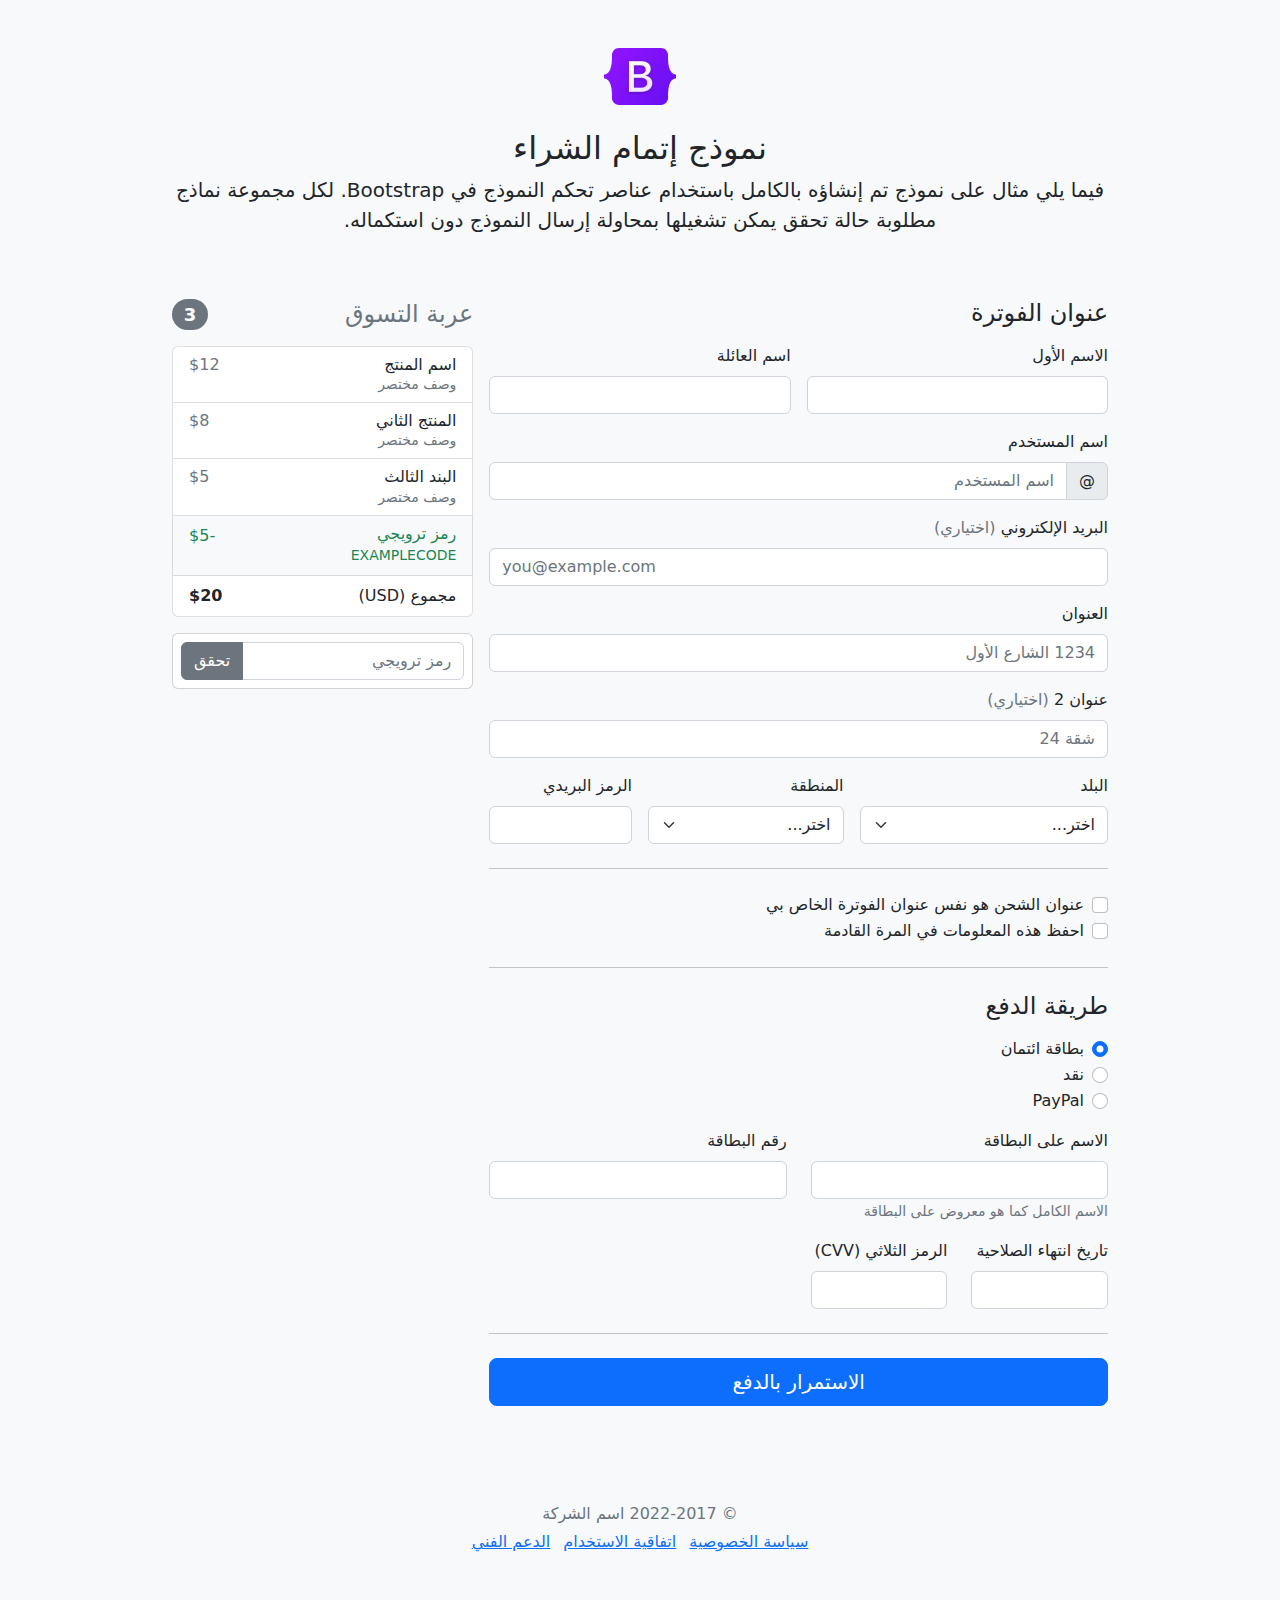
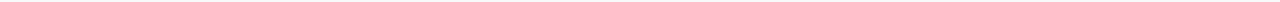
<file: bootstrap-5.2.2-examples/checkout-rtl/index.html>
<!doctype html>
<html lang="ar" dir="rtl">
  <head>
    <meta charset="utf-8">
    <meta name="viewport" content="width=device-width, initial-scale=1">
    <meta name="description" content="">
    <meta name="author" content="Mark Otto, Jacob Thornton, and Bootstrap contributors">
    <meta name="generator" content="Hugo 0.104.2">
    <title>مثال إتمام الشراء · Bootstrap v5.2</title>

    <link rel="canonical" href="https://getbootstrap.com/docs/5.2/examples/checkout-rtl/">

    

    

<link href="../assets/dist/css/bootstrap.rtl.min.css" rel="stylesheet">

    <style>
      .bd-placeholder-img {
        font-size: 1.125rem;
        text-anchor: middle;
        -webkit-user-select: none;
        -moz-user-select: none;
        user-select: none;
      }

      @media (min-width: 768px) {
        .bd-placeholder-img-lg {
          font-size: 3.5rem;
        }
      }

      .b-example-divider {
        height: 3rem;
        background-color: rgba(0, 0, 0, .1);
        border: solid rgba(0, 0, 0, .15);
        border-width: 1px 0;
        box-shadow: inset 0 .5em 1.5em rgba(0, 0, 0, .1), inset 0 .125em .5em rgba(0, 0, 0, .15);
      }

      .b-example-vr {
        flex-shrink: 0;
        width: 1.5rem;
        height: 100vh;
      }

      .bi {
        vertical-align: -.125em;
        fill: currentColor;
      }

      .nav-scroller {
        position: relative;
        z-index: 2;
        height: 2.75rem;
        overflow-y: hidden;
      }

      .nav-scroller .nav {
        display: flex;
        flex-wrap: nowrap;
        padding-bottom: 1rem;
        margin-top: -1px;
        overflow-x: auto;
        text-align: center;
        white-space: nowrap;
        -webkit-overflow-scrolling: touch;
      }
    </style>

    
    <!-- Custom styles for this template -->
    <link href="../checkout/form-validation.css" rel="stylesheet">
  </head>
  <body class="bg-light">
    
<div class="container">
  <main>
    <div class="py-5 text-center">
      <img class="d-block mx-auto mb-4" src="../assets/brand/bootstrap-logo.svg" alt="" width="72" height="57">
      <h2>نموذج إتمام الشراء</h2>
      <p class="lead">فيما يلي مثال على نموذج تم إنشاؤه بالكامل باستخدام عناصر تحكم النموذج في Bootstrap. لكل مجموعة نماذج مطلوبة حالة تحقق يمكن تشغيلها بمحاولة إرسال النموذج دون استكماله.</p>
    </div>

    <div class="row g-3">
      <div class="col-md-5 col-lg-4 order-md-last">
        <h4 class="d-flex justify-content-between align-items-center mb-3">
          <span class="text-muted">عربة التسوق</span>
          <span class="badge bg-secondary rounded-pill">3</span>
        </h4>
        <ul class="list-group mb-3">
          <li class="list-group-item d-flex justify-content-between lh-sm">
            <div>
              <h6 class="my-0">اسم المنتج</h6>
              <small class="text-muted">وصف مختصر</small>
            </div>
            <span class="text-muted">$12</span>
          </li>
          <li class="list-group-item d-flex justify-content-between lh-sm">
            <div>
              <h6 class="my-0">المنتج الثاني</h6>
              <small class="text-muted">وصف مختصر</small>
            </div>
            <span class="text-muted">$8</span>
          </li>
          <li class="list-group-item d-flex justify-content-between lh-sm">
            <div>
              <h6 class="my-0">البند الثالث</h6>
              <small class="text-muted">وصف مختصر</small>
            </div>
            <span class="text-muted">$5</span>
          </li>
          <li class="list-group-item d-flex justify-content-between bg-light">
            <div class="text-success">
              <h6 class="my-0">رمز ترويجي</h6>
              <small>EXAMPLECODE</small>
            </div>
            <span class="text-success">-$5</span>
          </li>
          <li class="list-group-item d-flex justify-content-between">
            <span>مجموع (USD)</span>
            <strong>$20</strong>
          </li>
        </ul>

        <form class="card p-2">
          <div class="input-group">
            <input type="text" class="form-control" placeholder="رمز ترويجي">
            <button type="submit" class="btn btn-secondary">تحقق</button>
          </div>
        </form>
      </div>
      <div class="col-md-7 col-lg-8">
        <h4 class="mb-3">عنوان الفوترة</h4>
        <form class="needs-validation" novalidate>
          <div class="row g-3">
            <div class="col-sm-6">
              <label for="firstName" class="form-label">الاسم الأول</label>
              <input type="text" class="form-control" id="firstName" placeholder="" value="" required>
              <div class="invalid-feedback">
                يرجى إدخال اسم أول صحيح.
              </div>
            </div>

            <div class="col-sm-6">
              <label for="lastName" class="form-label">اسم العائلة</label>
              <input type="text" class="form-control" id="lastName" placeholder="" value="" required>
              <div class="invalid-feedback">
                يرجى إدخال اسم عائلة صحيح.
              </div>
            </div>

            <div class="col-12">
              <label for="username" class="form-label">اسم المستخدم</label>
              <div class="input-group has-validation">
                <span class="input-group-text">@</span>
                <input type="text" class="form-control" id="username" placeholder="اسم المستخدم" required>
              <div class="invalid-feedback">
                اسم المستخدم الخاص بك مطلوب.
                </div>
              </div>
            </div>

            <div class="col-12">
              <label for="email" class="form-label">البريد الإلكتروني <span class="text-muted">(اختياري)</span></label>
              <input type="email" class="form-control" id="email" placeholder="you@example.com">
              <div class="invalid-feedback">
                يرجى إدخال عنوان بريد إلكتروني صحيح لتصلكم تحديثات الشحن.
              </div>
            </div>

            <div class="col-12">
              <label for="address" class="form-label">العنوان</label>
              <input type="text" class="form-control" id="address" placeholder="1234 الشارع الأول" required>
              <div class="invalid-feedback">
                يرجى إدخال عنوان الشحن الخاص بك.
              </div>
            </div>

            <div class="col-12">
              <label for="address2" class="form-label">عنوان 2 <span class="text-muted">(اختياري)</span></label>
              <input type="text" class="form-control" id="address2" placeholder="شقة 24">
            </div>

            <div class="col-md-5">
              <label for="country" class="form-label">البلد</label>
              <select class="form-select" id="country" required>
                <option value="">اختر...</option>
                <option>الولايات المتحدة الأمريكية</option>
              </select>
              <div class="invalid-feedback">
                يرجى اختيار بلد صحيح.
              </div>
            </div>

            <div class="col-md-4">
              <label for="state" class="form-label">المنطقة</label>
              <select class="form-select" id="state" required>
                <option value="">اختر...</option>
                <option>كاليفورنيا</option>
              </select>
              <div class="invalid-feedback">
                يرجى اختيار اسم منطقة صحيح.
              </div>
            </div>

            <div class="col-md-3">
              <label for="zip" class="form-label">الرمز البريدي</label>
              <input type="text" class="form-control" id="zip" placeholder="" required>
              <div class="invalid-feedback">
                الرمز البريدي مطلوب.
              </div>
            </div>
          </div>

          <hr class="my-4">

          <div class="form-check">
            <input type="checkbox" class="form-check-input" id="same-address">
            <label class="form-check-label" for="same-address">عنوان الشحن هو نفس عنوان الفوترة الخاص بي</label>
          </div>

          <div class="form-check">
            <input type="checkbox" class="form-check-input" id="save-info">
            <label class="form-check-label" for="save-info">احفظ هذه المعلومات في المرة القادمة</label>
          </div>

          <hr class="my-4">

          <h4 class="mb-3">طريقة الدفع</h4>

          <div class="my-3">
            <div class="form-check">
              <input id="credit" name="paymentMethod" type="radio" class="form-check-input" checked required>
              <label class="form-check-label" for="credit">بطاقة ائتمان</label>
            </div>
            <div class="form-check">
              <input id="cash" name="paymentMethod" type="radio" class="form-check-input" required>
              <label class="form-check-label" for="cash">نقد</label>
            </div>
            <div class="form-check">
              <input id="paypal" name="paymentMethod" type="radio" class="form-check-input" required>
              <label class="form-check-label" for="paypal">PayPal</label>
            </div>
          </div>

          <div class="row gy-3">
            <div class="col-md-6">
              <label for="cc-name" class="form-label">الاسم على البطاقة</label>
              <input type="text" class="form-control" id="cc-name" placeholder="" required>
              <small class="text-muted">الاسم الكامل كما هو معروض على البطاقة</small>
              <div class="invalid-feedback">
                الاسم على البطاقة مطلوب
              </div>
            </div>

            <div class="col-md-6">
              <label for="cc-number" class="form-label">رقم البطاقة</label>
              <input type="text" class="form-control" id="cc-number" placeholder="" required>
              <div class="invalid-feedback">
                رقم بطاقة الائتمان مطلوب
              </div>
            </div>

            <div class="col-md-3">
              <label for="cc-expiration" class="form-label">تاريخ انتهاء الصلاحية</label>
              <input type="text" class="form-control" id="cc-expiration" placeholder="" required>
              <div class="invalid-feedback">
                تاريخ انتهاء الصلاحية مطلوب
              </div>
            </div>

            <div class="col-md-3">
              <label for="cc-cvv" class="form-label">الرمز الثلاثي (CVV)</label>
              <input type="text" class="form-control" id="cc-cvv" placeholder="" required>
              <div class="invalid-feedback">
                رمز الحماية مطلوب
              </div>
            </div>
          </div>

          <hr class="my-4">

          <button class="w-100 btn btn-primary btn-lg" type="submit">الاستمرار بالدفع</button>
        </form>
      </div>
    </div>
  </main>
  <footer class="my-5 pt-5 text-muted text-center text-small">
    <p class="mb-1">&copy; 2022-2017 اسم الشركة</p>
    <ul class="list-inline">
      <li class="list-inline-item"><a href="#">سياسة الخصوصية</a></li>
      <li class="list-inline-item"><a href="#">اتفاقية الاستخدام</a></li>
      <li class="list-inline-item"><a href="#">الدعم الفني</a></li>
    </ul>
  </footer>
</div>


    <script src="../assets/dist/js/bootstrap.bundle.min.js"></script>

      <script src="../checkout/form-validation.js"></script>
  </body>
</html>
</file>
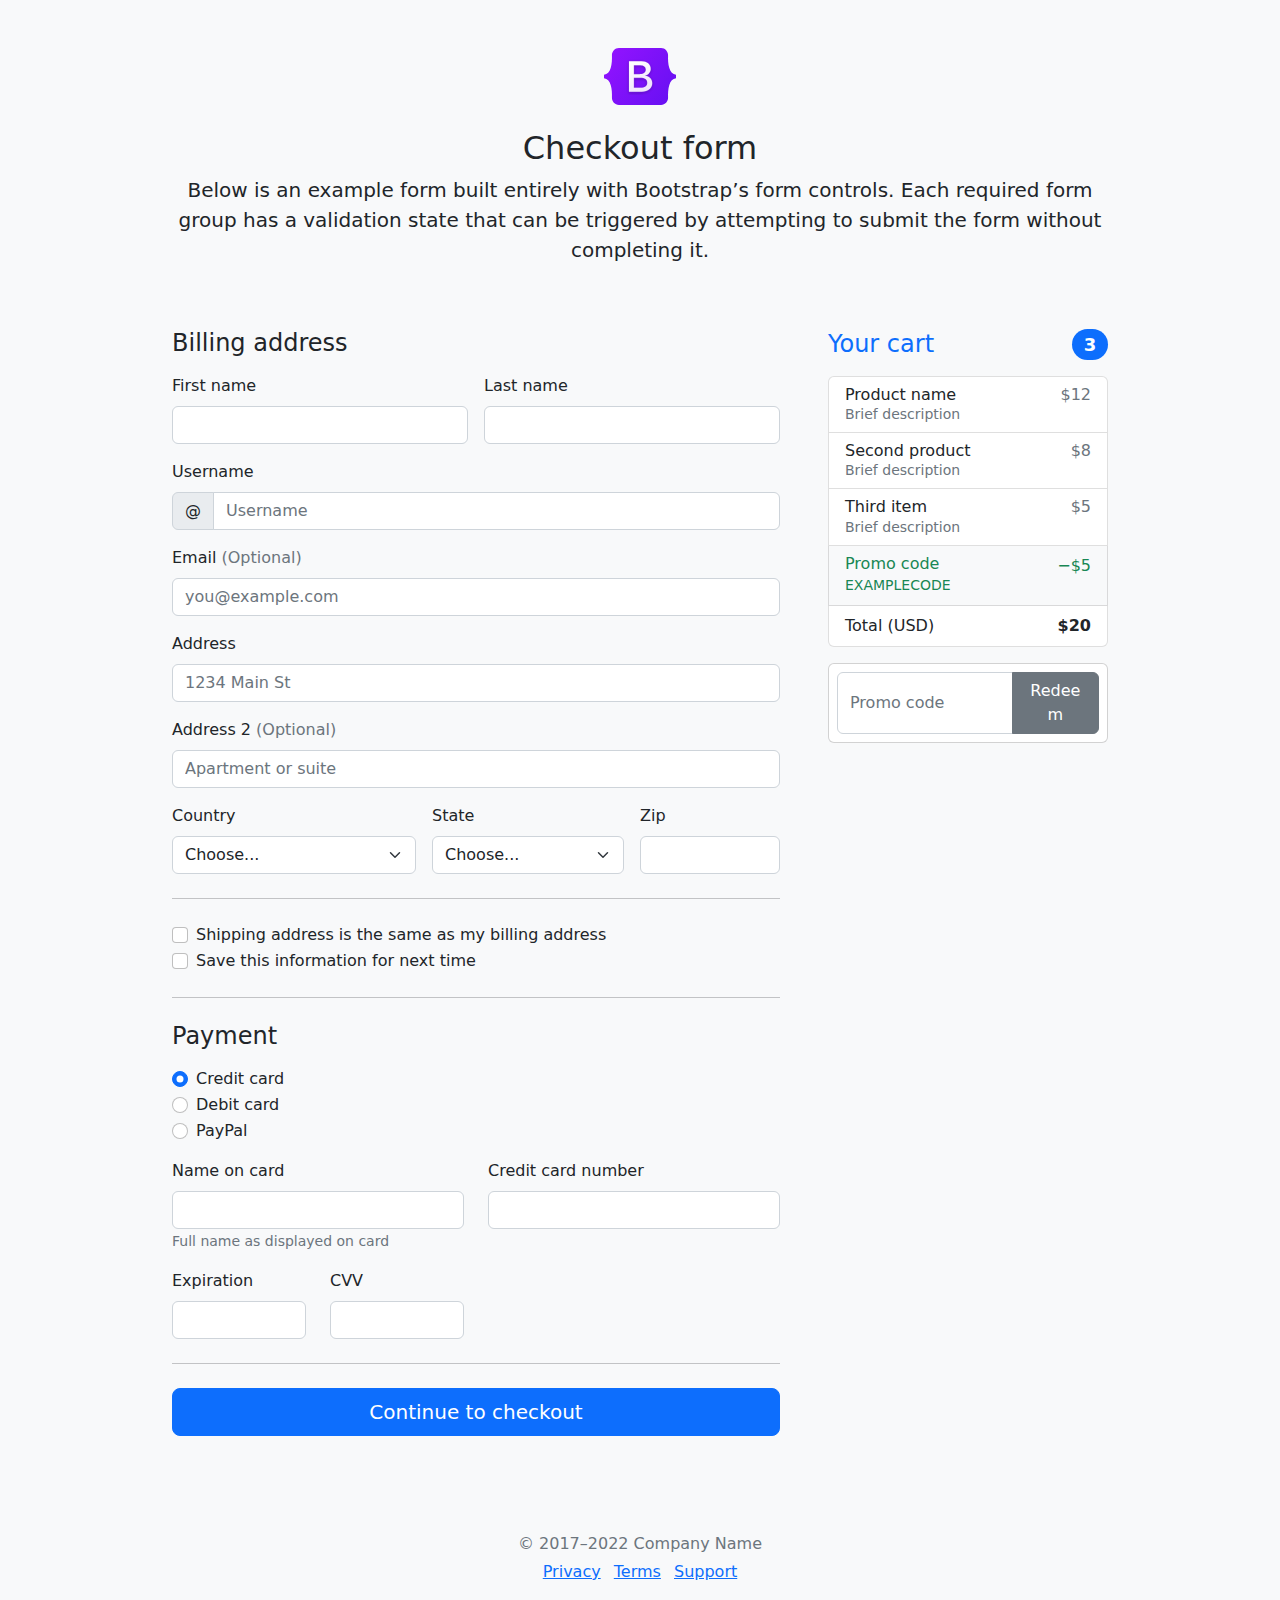
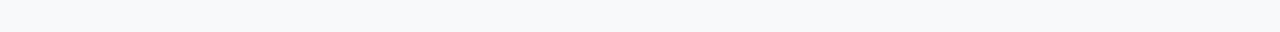
<file: bootstrap-5.2.2-examples/checkout/index.html>
<!doctype html>
<html lang="en">
  <head>
    <meta charset="utf-8">
    <meta name="viewport" content="width=device-width, initial-scale=1">
    <meta name="description" content="">
    <meta name="author" content="Mark Otto, Jacob Thornton, and Bootstrap contributors">
    <meta name="generator" content="Hugo 0.104.2">
    <title>Checkout example · Bootstrap v5.2</title>

    <link rel="canonical" href="https://getbootstrap.com/docs/5.2/examples/checkout/">

    

    

<link href="../assets/dist/css/bootstrap.min.css" rel="stylesheet">

    <style>
      .bd-placeholder-img {
        font-size: 1.125rem;
        text-anchor: middle;
        -webkit-user-select: none;
        -moz-user-select: none;
        user-select: none;
      }

      @media (min-width: 768px) {
        .bd-placeholder-img-lg {
          font-size: 3.5rem;
        }
      }

      .b-example-divider {
        height: 3rem;
        background-color: rgba(0, 0, 0, .1);
        border: solid rgba(0, 0, 0, .15);
        border-width: 1px 0;
        box-shadow: inset 0 .5em 1.5em rgba(0, 0, 0, .1), inset 0 .125em .5em rgba(0, 0, 0, .15);
      }

      .b-example-vr {
        flex-shrink: 0;
        width: 1.5rem;
        height: 100vh;
      }

      .bi {
        vertical-align: -.125em;
        fill: currentColor;
      }

      .nav-scroller {
        position: relative;
        z-index: 2;
        height: 2.75rem;
        overflow-y: hidden;
      }

      .nav-scroller .nav {
        display: flex;
        flex-wrap: nowrap;
        padding-bottom: 1rem;
        margin-top: -1px;
        overflow-x: auto;
        text-align: center;
        white-space: nowrap;
        -webkit-overflow-scrolling: touch;
      }
    </style>

    
    <!-- Custom styles for this template -->
    <link href="form-validation.css" rel="stylesheet">
  </head>
  <body class="bg-light">
    
<div class="container">
  <main>
    <div class="py-5 text-center">
      <img class="d-block mx-auto mb-4" src="../assets/brand/bootstrap-logo.svg" alt="" width="72" height="57">
      <h2>Checkout form</h2>
      <p class="lead">Below is an example form built entirely with Bootstrap’s form controls. Each required form group has a validation state that can be triggered by attempting to submit the form without completing it.</p>
    </div>

    <div class="row g-5">
      <div class="col-md-5 col-lg-4 order-md-last">
        <h4 class="d-flex justify-content-between align-items-center mb-3">
          <span class="text-primary">Your cart</span>
          <span class="badge bg-primary rounded-pill">3</span>
        </h4>
        <ul class="list-group mb-3">
          <li class="list-group-item d-flex justify-content-between lh-sm">
            <div>
              <h6 class="my-0">Product name</h6>
              <small class="text-muted">Brief description</small>
            </div>
            <span class="text-muted">$12</span>
          </li>
          <li class="list-group-item d-flex justify-content-between lh-sm">
            <div>
              <h6 class="my-0">Second product</h6>
              <small class="text-muted">Brief description</small>
            </div>
            <span class="text-muted">$8</span>
          </li>
          <li class="list-group-item d-flex justify-content-between lh-sm">
            <div>
              <h6 class="my-0">Third item</h6>
              <small class="text-muted">Brief description</small>
            </div>
            <span class="text-muted">$5</span>
          </li>
          <li class="list-group-item d-flex justify-content-between bg-light">
            <div class="text-success">
              <h6 class="my-0">Promo code</h6>
              <small>EXAMPLECODE</small>
            </div>
            <span class="text-success">−$5</span>
          </li>
          <li class="list-group-item d-flex justify-content-between">
            <span>Total (USD)</span>
            <strong>$20</strong>
          </li>
        </ul>

        <form class="card p-2">
          <div class="input-group">
            <input type="text" class="form-control" placeholder="Promo code">
            <button type="submit" class="btn btn-secondary col-4">Redeem</button>
          </div>
        </form>
      </div>
      <div class="col-md-7 col-lg-8">
        <h4 class="mb-3">Billing address</h4>
        <form class="needs-validation" novalidate>
          <div class="row g-3">
            <div class="col-sm-6">
              <label for="firstName" class="form-label">First name</label>
              <input type="text" class="form-control" id="firstName" placeholder="" value="" required>
              <div class="invalid-feedback">
                Valid first name is required.
              </div>
            </div>

            <div class="col-sm-6">
              <label for="lastName" class="form-label">Last name</label>
              <input type="text" class="form-control" id="lastName" placeholder="" value="" required>
              <div class="invalid-feedback">
                Valid last name is required.
              </div>
            </div>

            <div class="col-12">
              <label for="username" class="form-label">Username</label>
              <div class="input-group has-validation">
                <span class="input-group-text">@</span>
                <input type="text" class="form-control" id="username" placeholder="Username" required>
              <div class="invalid-feedback">
                  Your username is required.
                </div>
              </div>
            </div>

            <div class="col-12">
              <label for="email" class="form-label">Email <span class="text-muted">(Optional)</span></label>
              <input type="email" class="form-control" id="email" placeholder="you@example.com">
              <div class="invalid-feedback">
                Please enter a valid email address for shipping updates.
              </div>
            </div>

            <div class="col-12">
              <label for="address" class="form-label">Address</label>
              <input type="text" class="form-control" id="address" placeholder="1234 Main St" required>
              <div class="invalid-feedback">
                Please enter your shipping address.
              </div>
            </div>

            <div class="col-12">
              <label for="address2" class="form-label">Address 2 <span class="text-muted">(Optional)</span></label>
              <input type="text" class="form-control" id="address2" placeholder="Apartment or suite">
            </div>

            <div class="col-md-5">
              <label for="country" class="form-label">Country</label>
              <select class="form-select" id="country" required>
                <option value="">Choose...</option>
                <option>United States</option>
              </select>
              <div class="invalid-feedback">
                Please select a valid country.
              </div>
            </div>

            <div class="col-md-4">
              <label for="state" class="form-label">State</label>
              <select class="form-select" id="state" required>
                <option value="">Choose...</option>
                <option>California</option>
              </select>
              <div class="invalid-feedback">
                Please provide a valid state.
              </div>
            </div>

            <div class="col-md-3">
              <label for="zip" class="form-label">Zip</label>
              <input type="text" class="form-control" id="zip" placeholder="" required>
              <div class="invalid-feedback">
                Zip code required.
              </div>
            </div>
          </div>

          <hr class="my-4">

          <div class="form-check">
            <input type="checkbox" class="form-check-input" id="same-address">
            <label class="form-check-label" for="same-address">Shipping address is the same as my billing address</label>
          </div>

          <div class="form-check">
            <input type="checkbox" class="form-check-input" id="save-info">
            <label class="form-check-label" for="save-info">Save this information for next time</label>
          </div>

          <hr class="my-4">

          <h4 class="mb-3">Payment</h4>

          <div class="my-3">
            <div class="form-check">
              <input id="credit" name="paymentMethod" type="radio" class="form-check-input" checked required>
              <label class="form-check-label" for="credit">Credit card</label>
            </div>
            <div class="form-check">
              <input id="debit" name="paymentMethod" type="radio" class="form-check-input" required>
              <label class="form-check-label" for="debit">Debit card</label>
            </div>
            <div class="form-check">
              <input id="paypal" name="paymentMethod" type="radio" class="form-check-input" required>
              <label class="form-check-label" for="paypal">PayPal</label>
            </div>
          </div>

          <div class="row gy-3">
            <div class="col-md-6">
              <label for="cc-name" class="form-label">Name on card</label>
              <input type="text" class="form-control" id="cc-name" placeholder="" required>
              <small class="text-muted">Full name as displayed on card</small>
              <div class="invalid-feedback">
                Name on card is required
              </div>
            </div>

            <div class="col-md-6">
              <label for="cc-number" class="form-label">Credit card number</label>
              <input type="text" class="form-control" id="cc-number" placeholder="" required>
              <div class="invalid-feedback">
                Credit card number is required
              </div>
            </div>

            <div class="col-md-3">
              <label for="cc-expiration" class="form-label">Expiration</label>
              <input type="text" class="form-control" id="cc-expiration" placeholder="" required>
              <div class="invalid-feedback">
                Expiration date required
              </div>
            </div>

            <div class="col-md-3">
              <label for="cc-cvv" class="form-label">CVV</label>
              <input type="text" class="form-control" id="cc-cvv" placeholder="" required>
              <div class="invalid-feedback">
                Security code required
              </div>
            </div>
          </div>

          <hr class="my-4">

          <button class="w-100 btn btn-primary btn-lg" type="submit">Continue to checkout</button>
        </form>
      </div>
    </div>
  </main>

  <footer class="my-5 pt-5 text-muted text-center text-small">
    <p class="mb-1">&copy; 2017–2022 Company Name</p>
    <ul class="list-inline">
      <li class="list-inline-item"><a href="#">Privacy</a></li>
      <li class="list-inline-item"><a href="#">Terms</a></li>
      <li class="list-inline-item"><a href="#">Support</a></li>
    </ul>
  </footer>
</div>


    <script src="../assets/dist/js/bootstrap.bundle.min.js"></script>

      <script src="form-validation.js"></script>
  </body>
</html>
</file>
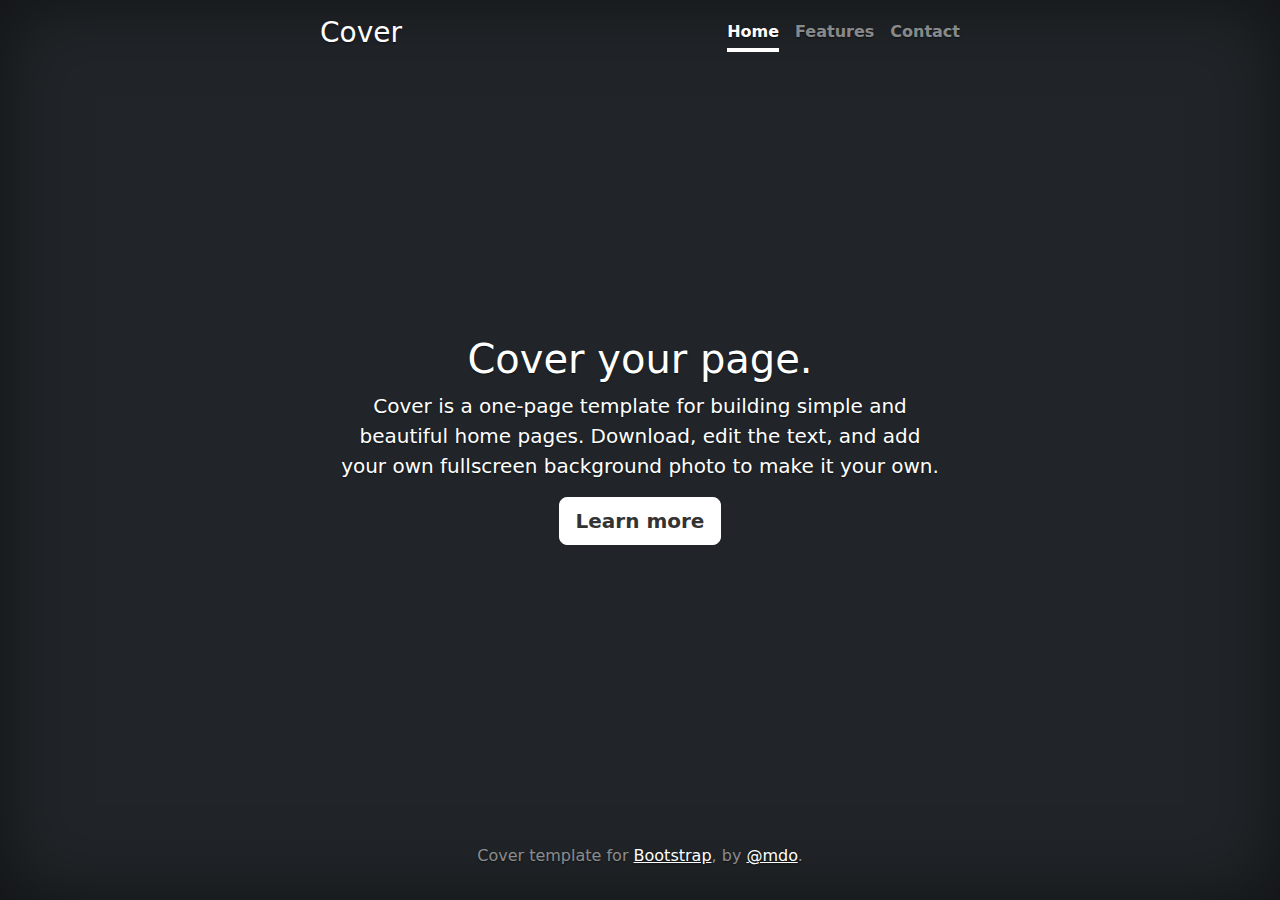
<file: bootstrap-5.2.2-examples/cover/index.html>
<!doctype html>
<html lang="en" class="h-100">
  <head>
    <meta charset="utf-8">
    <meta name="viewport" content="width=device-width, initial-scale=1">
    <meta name="description" content="">
    <meta name="author" content="Mark Otto, Jacob Thornton, and Bootstrap contributors">
    <meta name="generator" content="Hugo 0.104.2">
    <title>Cover Template · Bootstrap v5.2</title>

    <link rel="canonical" href="https://getbootstrap.com/docs/5.2/examples/cover/">

    

    

<link href="../assets/dist/css/bootstrap.min.css" rel="stylesheet">

    <style>
      .bd-placeholder-img {
        font-size: 1.125rem;
        text-anchor: middle;
        -webkit-user-select: none;
        -moz-user-select: none;
        user-select: none;
      }

      @media (min-width: 768px) {
        .bd-placeholder-img-lg {
          font-size: 3.5rem;
        }
      }

      .b-example-divider {
        height: 3rem;
        background-color: rgba(0, 0, 0, .1);
        border: solid rgba(0, 0, 0, .15);
        border-width: 1px 0;
        box-shadow: inset 0 .5em 1.5em rgba(0, 0, 0, .1), inset 0 .125em .5em rgba(0, 0, 0, .15);
      }

      .b-example-vr {
        flex-shrink: 0;
        width: 1.5rem;
        height: 100vh;
      }

      .bi {
        vertical-align: -.125em;
        fill: currentColor;
      }

      .nav-scroller {
        position: relative;
        z-index: 2;
        height: 2.75rem;
        overflow-y: hidden;
      }

      .nav-scroller .nav {
        display: flex;
        flex-wrap: nowrap;
        padding-bottom: 1rem;
        margin-top: -1px;
        overflow-x: auto;
        text-align: center;
        white-space: nowrap;
        -webkit-overflow-scrolling: touch;
      }
    </style>

    
    <!-- Custom styles for this template -->
    <link href="cover.css" rel="stylesheet">
  </head>
  <body class="d-flex h-100 text-center text-bg-dark">
    
<div class="cover-container d-flex w-100 h-100 p-3 mx-auto flex-column">
  <header class="mb-auto">
    <div>
      <h3 class="float-md-start mb-0">Cover</h3>
      <nav class="nav nav-masthead justify-content-center float-md-end">
        <a class="nav-link fw-bold py-1 px-0 active" aria-current="page" href="#">Home</a>
        <a class="nav-link fw-bold py-1 px-0" href="#">Features</a>
        <a class="nav-link fw-bold py-1 px-0" href="#">Contact</a>
      </nav>
    </div>
  </header>

  <main class="px-3">
    <h1>Cover your page.</h1>
    <p class="lead">Cover is a one-page template for building simple and beautiful home pages. Download, edit the text, and add your own fullscreen background photo to make it your own.</p>
    <p class="lead">
      <a href="#" class="btn btn-lg btn-secondary fw-bold border-white bg-white">Learn more</a>
    </p>
  </main>

  <footer class="mt-auto text-white-50">
    <p>Cover template for <a href="https://getbootstrap.com/" class="text-white">Bootstrap</a>, by <a href="https://twitter.com/mdo" class="text-white">@mdo</a>.</p>
  </footer>
</div>


    
  </body>
</html>
</file>
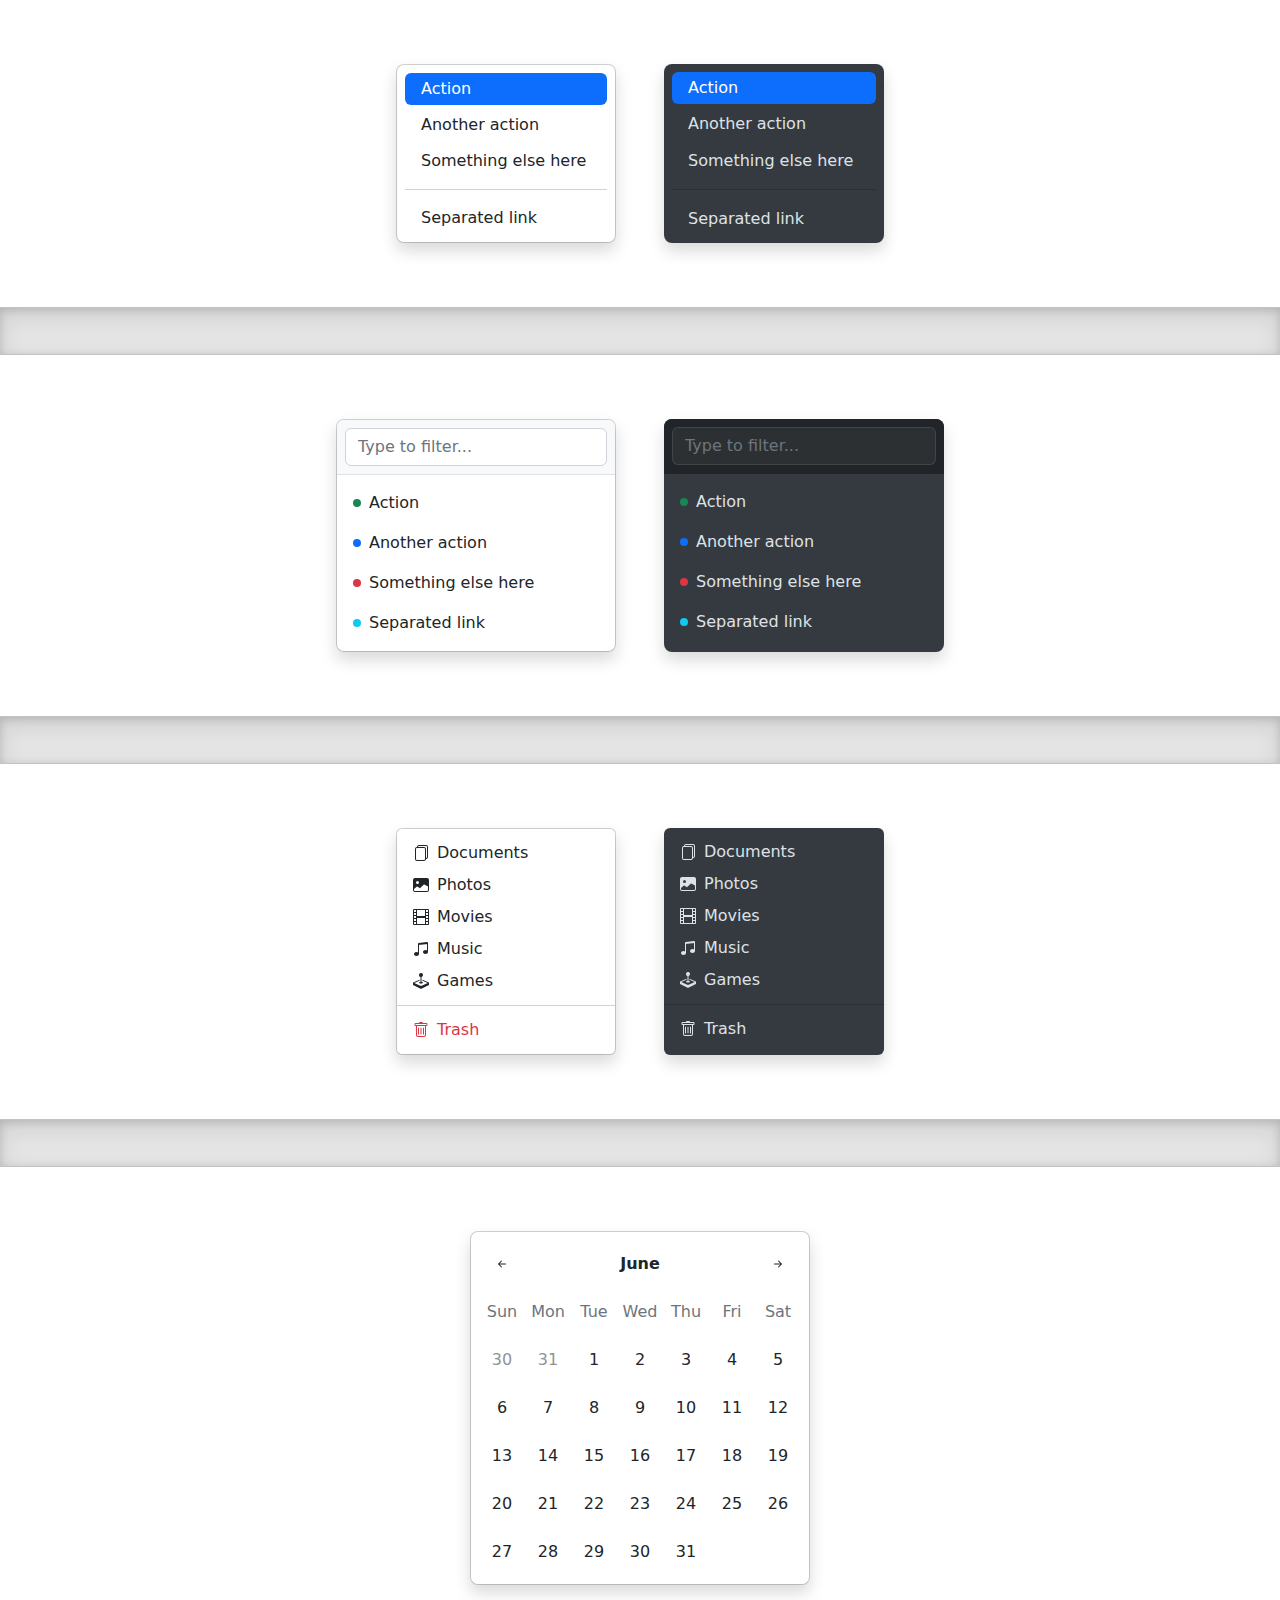
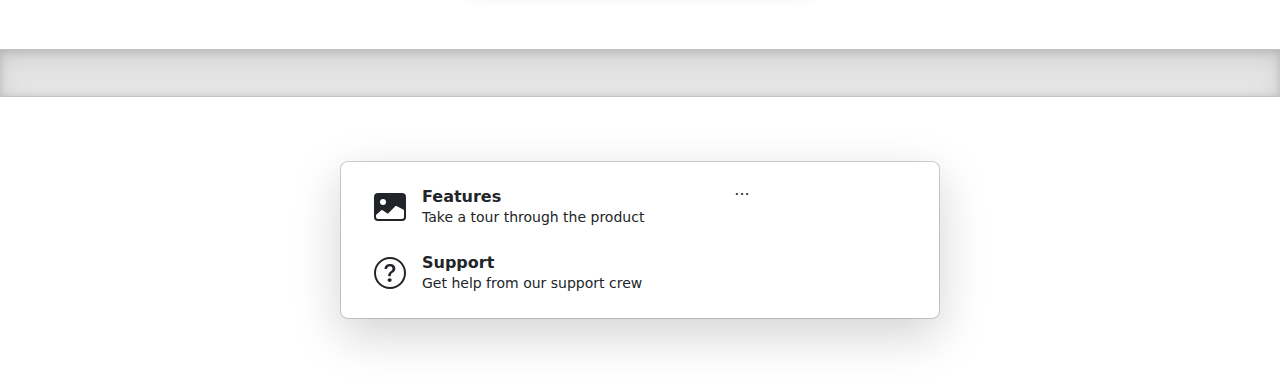
<file: bootstrap-5.2.2-examples/dropdowns/index.html>
<!doctype html>
<html lang="en">
  <head>
    <meta charset="utf-8">
    <meta name="viewport" content="width=device-width, initial-scale=1">
    <meta name="description" content="">
    <meta name="author" content="Mark Otto, Jacob Thornton, and Bootstrap contributors">
    <meta name="generator" content="Hugo 0.104.2">
    <title>Dropdowns · Bootstrap v5.2</title>

    <link rel="canonical" href="https://getbootstrap.com/docs/5.2/examples/dropdowns/">

    

    

<link href="../assets/dist/css/bootstrap.min.css" rel="stylesheet">

    <style>
      .bd-placeholder-img {
        font-size: 1.125rem;
        text-anchor: middle;
        -webkit-user-select: none;
        -moz-user-select: none;
        user-select: none;
      }

      @media (min-width: 768px) {
        .bd-placeholder-img-lg {
          font-size: 3.5rem;
        }
      }

      .b-example-divider {
        height: 3rem;
        background-color: rgba(0, 0, 0, .1);
        border: solid rgba(0, 0, 0, .15);
        border-width: 1px 0;
        box-shadow: inset 0 .5em 1.5em rgba(0, 0, 0, .1), inset 0 .125em .5em rgba(0, 0, 0, .15);
      }

      .b-example-vr {
        flex-shrink: 0;
        width: 1.5rem;
        height: 100vh;
      }

      .bi {
        vertical-align: -.125em;
        fill: currentColor;
      }

      .nav-scroller {
        position: relative;
        z-index: 2;
        height: 2.75rem;
        overflow-y: hidden;
      }

      .nav-scroller .nav {
        display: flex;
        flex-wrap: nowrap;
        padding-bottom: 1rem;
        margin-top: -1px;
        overflow-x: auto;
        text-align: center;
        white-space: nowrap;
        -webkit-overflow-scrolling: touch;
      }
    </style>

    
    <!-- Custom styles for this template -->
    <link href="dropdowns.css" rel="stylesheet">
  </head>
  <body>
    
<svg xmlns="http://www.w3.org/2000/svg" style="display: none;">
  <symbol id="bootstrap" viewBox="0 0 118 94">
    <title>Bootstrap</title>
    <path fill-rule="evenodd" clip-rule="evenodd" d="M24.509 0c-6.733 0-11.715 5.893-11.492 12.284.214 6.14-.064 14.092-2.066 20.577C8.943 39.365 5.547 43.485 0 44.014v5.972c5.547.529 8.943 4.649 10.951 11.153 2.002 6.485 2.28 14.437 2.066 20.577C12.794 88.106 17.776 94 24.51 94H93.5c6.733 0 11.714-5.893 11.491-12.284-.214-6.14.064-14.092 2.066-20.577 2.009-6.504 5.396-10.624 10.943-11.153v-5.972c-5.547-.529-8.934-4.649-10.943-11.153-2.002-6.484-2.28-14.437-2.066-20.577C105.214 5.894 100.233 0 93.5 0H24.508zM80 57.863C80 66.663 73.436 72 62.543 72H44a2 2 0 01-2-2V24a2 2 0 012-2h18.437c9.083 0 15.044 4.92 15.044 12.474 0 5.302-4.01 10.049-9.119 10.88v.277C75.317 46.394 80 51.21 80 57.863zM60.521 28.34H49.948v14.934h8.905c6.884 0 10.68-2.772 10.68-7.727 0-4.643-3.264-7.207-9.012-7.207zM49.948 49.2v16.458H60.91c7.167 0 10.964-2.876 10.964-8.281 0-5.406-3.903-8.178-11.425-8.178H49.948z"></path>
  </symbol>

  <symbol id="exclamation-triangle-fill" viewBox="0 0 16 16">
    <path d="M8.982 1.566a1.13 1.13 0 0 0-1.96 0L.165 13.233c-.457.778.091 1.767.98 1.767h13.713c.889 0 1.438-.99.98-1.767L8.982 1.566zM8 5c.535 0 .954.462.9.995l-.35 3.507a.552.552 0 0 1-1.1 0L7.1 5.995A.905.905 0 0 1 8 5zm.002 6a1 1 0 1 1 0 2 1 1 0 0 1 0-2z"/>
  </symbol>

  <symbol id="check2" viewBox="0 0 16 16">
    <path d="M13.854 3.646a.5.5 0 0 1 0 .708l-7 7a.5.5 0 0 1-.708 0l-3.5-3.5a.5.5 0 1 1 .708-.708L6.5 10.293l6.646-6.647a.5.5 0 0 1 .708 0z"/>
  </symbol>

  <symbol id="check2-circle" viewBox="0 0 16 16">
    <path d="M2.5 8a5.5 5.5 0 0 1 8.25-4.764.5.5 0 0 0 .5-.866A6.5 6.5 0 1 0 14.5 8a.5.5 0 0 0-1 0 5.5 5.5 0 1 1-11 0z"/>
    <path d="M15.354 3.354a.5.5 0 0 0-.708-.708L8 9.293 5.354 6.646a.5.5 0 1 0-.708.708l3 3a.5.5 0 0 0 .708 0l7-7z"/>
  </symbol>

  <symbol id="bookmark-star" viewBox="0 0 16 16">
    <path d="M7.84 4.1a.178.178 0 0 1 .32 0l.634 1.285a.178.178 0 0 0 .134.098l1.42.206c.145.021.204.2.098.303L9.42 6.993a.178.178 0 0 0-.051.158l.242 1.414a.178.178 0 0 1-.258.187l-1.27-.668a.178.178 0 0 0-.165 0l-1.27.668a.178.178 0 0 1-.257-.187l.242-1.414a.178.178 0 0 0-.05-.158l-1.03-1.001a.178.178 0 0 1 .098-.303l1.42-.206a.178.178 0 0 0 .134-.098L7.84 4.1z"/>
    <path d="M2 2a2 2 0 0 1 2-2h8a2 2 0 0 1 2 2v13.5a.5.5 0 0 1-.777.416L8 13.101l-5.223 2.815A.5.5 0 0 1 2 15.5V2zm2-1a1 1 0 0 0-1 1v12.566l4.723-2.482a.5.5 0 0 1 .554 0L13 14.566V2a1 1 0 0 0-1-1H4z"/>
  </symbol>

  <symbol id="grid-fill" viewBox="0 0 16 16">
    <path d="M1 2.5A1.5 1.5 0 0 1 2.5 1h3A1.5 1.5 0 0 1 7 2.5v3A1.5 1.5 0 0 1 5.5 7h-3A1.5 1.5 0 0 1 1 5.5v-3zm8 0A1.5 1.5 0 0 1 10.5 1h3A1.5 1.5 0 0 1 15 2.5v3A1.5 1.5 0 0 1 13.5 7h-3A1.5 1.5 0 0 1 9 5.5v-3zm-8 8A1.5 1.5 0 0 1 2.5 9h3A1.5 1.5 0 0 1 7 10.5v3A1.5 1.5 0 0 1 5.5 15h-3A1.5 1.5 0 0 1 1 13.5v-3zm8 0A1.5 1.5 0 0 1 10.5 9h3a1.5 1.5 0 0 1 1.5 1.5v3a1.5 1.5 0 0 1-1.5 1.5h-3A1.5 1.5 0 0 1 9 13.5v-3z"/>
  </symbol>

  <symbol id="stars" viewBox="0 0 16 16">
    <path d="M7.657 6.247c.11-.33.576-.33.686 0l.645 1.937a2.89 2.89 0 0 0 1.829 1.828l1.936.645c.33.11.33.576 0 .686l-1.937.645a2.89 2.89 0 0 0-1.828 1.829l-.645 1.936a.361.361 0 0 1-.686 0l-.645-1.937a2.89 2.89 0 0 0-1.828-1.828l-1.937-.645a.361.361 0 0 1 0-.686l1.937-.645a2.89 2.89 0 0 0 1.828-1.828l.645-1.937zM3.794 1.148a.217.217 0 0 1 .412 0l.387 1.162c.173.518.579.924 1.097 1.097l1.162.387a.217.217 0 0 1 0 .412l-1.162.387A1.734 1.734 0 0 0 4.593 5.69l-.387 1.162a.217.217 0 0 1-.412 0L3.407 5.69A1.734 1.734 0 0 0 2.31 4.593l-1.162-.387a.217.217 0 0 1 0-.412l1.162-.387A1.734 1.734 0 0 0 3.407 2.31l.387-1.162zM10.863.099a.145.145 0 0 1 .274 0l.258.774c.115.346.386.617.732.732l.774.258a.145.145 0 0 1 0 .274l-.774.258a1.156 1.156 0 0 0-.732.732l-.258.774a.145.145 0 0 1-.274 0l-.258-.774a1.156 1.156 0 0 0-.732-.732L9.1 2.137a.145.145 0 0 1 0-.274l.774-.258c.346-.115.617-.386.732-.732L10.863.1z"/>
  </symbol>

  <symbol id="film" viewBox="0 0 16 16">
    <path d="M0 1a1 1 0 0 1 1-1h14a1 1 0 0 1 1 1v14a1 1 0 0 1-1 1H1a1 1 0 0 1-1-1V1zm4 0v6h8V1H4zm8 8H4v6h8V9zM1 1v2h2V1H1zm2 3H1v2h2V4zM1 7v2h2V7H1zm2 3H1v2h2v-2zm-2 3v2h2v-2H1zM15 1h-2v2h2V1zm-2 3v2h2V4h-2zm2 3h-2v2h2V7zm-2 3v2h2v-2h-2zm2 3h-2v2h2v-2z"/>
  </symbol>

  <symbol id="joystick" viewBox="0 0 16 16">
    <path d="M10 2a2 2 0 0 1-1.5 1.937v5.087c.863.083 1.5.377 1.5.726 0 .414-.895.75-2 .75s-2-.336-2-.75c0-.35.637-.643 1.5-.726V3.937A2 2 0 1 1 10 2z"/>
    <path d="M0 9.665v1.717a1 1 0 0 0 .553.894l6.553 3.277a2 2 0 0 0 1.788 0l6.553-3.277a1 1 0 0 0 .553-.894V9.665c0-.1-.06-.19-.152-.23L9.5 6.715v.993l5.227 2.178a.125.125 0 0 1 .001.23l-5.94 2.546a2 2 0 0 1-1.576 0l-5.94-2.546a.125.125 0 0 1 .001-.23L6.5 7.708l-.013-.988L.152 9.435a.25.25 0 0 0-.152.23z"/>
  </symbol>

  <symbol id="music-note-beamed" viewBox="0 0 16 16">
    <path d="M6 13c0 1.105-1.12 2-2.5 2S1 14.105 1 13c0-1.104 1.12-2 2.5-2s2.5.896 2.5 2zm9-2c0 1.105-1.12 2-2.5 2s-2.5-.895-2.5-2 1.12-2 2.5-2 2.5.895 2.5 2z"/>
    <path fill-rule="evenodd" d="M14 11V2h1v9h-1zM6 3v10H5V3h1z"/>
    <path d="M5 2.905a1 1 0 0 1 .9-.995l8-.8a1 1 0 0 1 1.1.995V3L5 4V2.905z"/>
  </symbol>

  <symbol id="files" viewBox="0 0 16 16">
    <path d="M13 0H6a2 2 0 0 0-2 2 2 2 0 0 0-2 2v10a2 2 0 0 0 2 2h7a2 2 0 0 0 2-2 2 2 0 0 0 2-2V2a2 2 0 0 0-2-2zm0 13V4a2 2 0 0 0-2-2H5a1 1 0 0 1 1-1h7a1 1 0 0 1 1 1v10a1 1 0 0 1-1 1zM3 4a1 1 0 0 1 1-1h7a1 1 0 0 1 1 1v10a1 1 0 0 1-1 1H4a1 1 0 0 1-1-1V4z"/>
  </symbol>

  <symbol id="image-fill" viewBox="0 0 16 16">
    <path d="M.002 3a2 2 0 0 1 2-2h12a2 2 0 0 1 2 2v10a2 2 0 0 1-2 2h-12a2 2 0 0 1-2-2V3zm1 9v1a1 1 0 0 0 1 1h12a1 1 0 0 0 1-1V9.5l-3.777-1.947a.5.5 0 0 0-.577.093l-3.71 3.71-2.66-1.772a.5.5 0 0 0-.63.062L1.002 12zm5-6.5a1.5 1.5 0 1 0-3 0 1.5 1.5 0 0 0 3 0z"/>
  </symbol>

  <symbol id="trash" viewBox="0 0 16 16">
    <path d="M5.5 5.5A.5.5 0 0 1 6 6v6a.5.5 0 0 1-1 0V6a.5.5 0 0 1 .5-.5zm2.5 0a.5.5 0 0 1 .5.5v6a.5.5 0 0 1-1 0V6a.5.5 0 0 1 .5-.5zm3 .5a.5.5 0 0 0-1 0v6a.5.5 0 0 0 1 0V6z"/>
    <path fill-rule="evenodd" d="M14.5 3a1 1 0 0 1-1 1H13v9a2 2 0 0 1-2 2H5a2 2 0 0 1-2-2V4h-.5a1 1 0 0 1-1-1V2a1 1 0 0 1 1-1H6a1 1 0 0 1 1-1h2a1 1 0 0 1 1 1h3.5a1 1 0 0 1 1 1v1zM4.118 4 4 4.059V13a1 1 0 0 0 1 1h6a1 1 0 0 0 1-1V4.059L11.882 4H4.118zM2.5 3V2h11v1h-11z"/>
  </symbol>

  <symbol id="question-circle" viewBox="0 0 16 16">
    <path d="M8 15A7 7 0 1 1 8 1a7 7 0 0 1 0 14zm0 1A8 8 0 1 0 8 0a8 8 0 0 0 0 16z"/>
    <path d="M5.255 5.786a.237.237 0 0 0 .241.247h.825c.138 0 .248-.113.266-.25.09-.656.54-1.134 1.342-1.134.686 0 1.314.343 1.314 1.168 0 .635-.374.927-.965 1.371-.673.489-1.206 1.06-1.168 1.987l.003.217a.25.25 0 0 0 .25.246h.811a.25.25 0 0 0 .25-.25v-.105c0-.718.273-.927 1.01-1.486.609-.463 1.244-.977 1.244-2.056 0-1.511-1.276-2.241-2.673-2.241-1.267 0-2.655.59-2.75 2.286zm1.557 5.763c0 .533.425.927 1.01.927.609 0 1.028-.394 1.028-.927 0-.552-.42-.94-1.029-.94-.584 0-1.009.388-1.009.94z"/>
  </symbol>

  <symbol id="arrow-left-short" viewBox="0 0 16 16">
    <path fill-rule="evenodd" d="M12 8a.5.5 0 0 1-.5.5H5.707l2.147 2.146a.5.5 0 0 1-.708.708l-3-3a.5.5 0 0 1 0-.708l3-3a.5.5 0 1 1 .708.708L5.707 7.5H11.5a.5.5 0 0 1 .5.5z"/>
  </symbol>

  <symbol id="arrow-right-short" viewBox="0 0 16 16">
    <path fill-rule="evenodd" d="M4 8a.5.5 0 0 1 .5-.5h5.793L8.146 5.354a.5.5 0 1 1 .708-.708l3 3a.5.5 0 0 1 0 .708l-3 3a.5.5 0 0 1-.708-.708L10.293 8.5H4.5A.5.5 0 0 1 4 8z"/>
  </symbol>
</svg>

<div class="d-flex gap-5 justify-content-center">
  <ul class="dropdown-menu position-static d-grid gap-1 p-2 rounded-3 mx-0 shadow w-220px">
    <li><a class="dropdown-item rounded-2 active" href="#">Action</a></li>
    <li><a class="dropdown-item rounded-2" href="#">Another action</a></li>
    <li><a class="dropdown-item rounded-2" href="#">Something else here</a></li>
    <li><hr class="dropdown-divider"></li>
    <li><a class="dropdown-item rounded-2" href="#">Separated link</a></li>
  </ul>
  <ul class="dropdown-menu dropdown-menu-dark position-static d-grid gap-1 p-2 rounded-3 mx-0 border-0 shadow w-220px">
    <li><a class="dropdown-item rounded-2 active" href="#">Action</a></li>
    <li><a class="dropdown-item rounded-2" href="#">Another action</a></li>
    <li><a class="dropdown-item rounded-2" href="#">Something else here</a></li>
    <li><hr class="dropdown-divider"></li>
    <li><a class="dropdown-item rounded-2" href="#">Separated link</a></li>
  </ul>
</div>

<div class="b-example-divider"></div>

<div class="d-flex gap-5 justify-content-center">
  <div class="dropdown-menu d-block position-static pt-0 mx-0 rounded-3 shadow overflow-hidden w-280px">
    <form class="p-2 mb-2 bg-light border-bottom">
      <input type="search" class="form-control" autocomplete="false" placeholder="Type to filter...">
    </form>
    <ul class="list-unstyled mb-0">
      <li><a class="dropdown-item d-flex align-items-center gap-2 py-2" href="#">
        <span class="d-inline-block bg-success rounded-circle p-1"></span>
        Action
      </a></li>
      <li><a class="dropdown-item d-flex align-items-center gap-2 py-2" href="#">
        <span class="d-inline-block bg-primary rounded-circle p-1"></span>
        Another action
      </a></li>
      <li><a class="dropdown-item d-flex align-items-center gap-2 py-2" href="#">
        <span class="d-inline-block bg-danger rounded-circle p-1"></span>
        Something else here
      </a></li>
      <li><a class="dropdown-item d-flex align-items-center gap-2 py-2" href="#">
        <span class="d-inline-block bg-info rounded-circle p-1"></span>
        Separated link
      </a></li>
    </ul>
  </div>

  <div class="dropdown-menu dropdown-menu-dark d-block position-static border-0 pt-0 mx-0 rounded-3 shadow overflow-hidden w-280px">
    <form class="p-2 mb-2 bg-dark border-bottom border-dark">
      <input type="search" class="form-control form-control-dark" autocomplete="false" placeholder="Type to filter...">
    </form>
    <ul class="list-unstyled mb-0">
      <li><a class="dropdown-item d-flex align-items-center gap-2 py-2" href="#">
        <span class="d-inline-block bg-success rounded-circle p-1"></span>
        Action
      </a></li>
      <li><a class="dropdown-item d-flex align-items-center gap-2 py-2" href="#">
        <span class="d-inline-block bg-primary rounded-circle p-1"></span>
        Another action
      </a></li>
      <li><a class="dropdown-item d-flex align-items-center gap-2 py-2" href="#">
        <span class="d-inline-block bg-danger rounded-circle p-1"></span>
        Something else here
      </a></li>
      <li><a class="dropdown-item d-flex align-items-center gap-2 py-2" href="#">
        <span class="d-inline-block bg-info rounded-circle p-1"></span>
        Separated link
      </a></li>
    </ul>
  </div>
</div>

<div class="b-example-divider"></div>

<div class="d-flex gap-5 justify-content-center">
  <ul class="dropdown-menu d-block position-static mx-0 shadow w-220px">
    <li>
      <a class="dropdown-item d-flex gap-2 align-items-center" href="#">
        <svg class="bi" width="16" height="16"><use xlink:href="#files"/></svg>
        Documents
      </a>
    </li>
    <li>
      <a class="dropdown-item d-flex gap-2 align-items-center" href="#">
        <svg class="bi" width="16" height="16"><use xlink:href="#image-fill"/></svg>
        Photos
      </a>
    </li>
    <li>
      <a class="dropdown-item d-flex gap-2 align-items-center" href="#">
        <svg class="bi" width="16" height="16"><use xlink:href="#film"/></svg>
        Movies
      </a>
    </li>
    <li>
      <a class="dropdown-item d-flex gap-2 align-items-center" href="#">
        <svg class="bi" width="16" height="16"><use xlink:href="#music-note-beamed"/></svg>
        Music
      </a>
    </li>
    <li>
      <a class="dropdown-item d-flex gap-2 align-items-center" href="#">
        <svg class="bi" width="16" height="16"><use xlink:href="#joystick"/></svg>
        Games
      </a>
    </li>
    <li><hr class="dropdown-divider"></li>
    <li>
      <a class="dropdown-item dropdown-item-danger d-flex gap-2 align-items-center" href="#">
        <svg class="bi" width="16" height="16"><use xlink:href="#trash"/></svg>
        Trash
      </a>
    </li>
  </ul>
  <ul class="dropdown-menu dropdown-menu-dark d-block position-static mx-0 border-0 shadow w-220px">
    <li>
      <a class="dropdown-item d-flex gap-2 align-items-center" href="#">
        <svg class="bi" width="16" height="16"><use xlink:href="#files"/></svg>
        Documents
      </a>
    </li>
    <li>
      <a class="dropdown-item d-flex gap-2 align-items-center" href="#">
        <svg class="bi" width="16" height="16"><use xlink:href="#image-fill"/></svg>
        Photos
      </a>
    </li>
    <li>
      <a class="dropdown-item d-flex gap-2 align-items-center" href="#">
        <svg class="bi" width="16" height="16"><use xlink:href="#film"/></svg>
        Movies
      </a>
    </li>
    <li>
      <a class="dropdown-item d-flex gap-2 align-items-center" href="#">
        <svg class="bi" width="16" height="16"><use xlink:href="#music-note-beamed"/></svg>
        Music
      </a>
    </li>
    <li>
      <a class="dropdown-item d-flex gap-2 align-items-center" href="#">
        <svg class="bi" width="16" height="16"><use xlink:href="#joystick"/></svg>
        Games
      </a>
    </li>
    <li><hr class="dropdown-divider"></li>
    <li>
      <a class="dropdown-item d-flex gap-2 align-items-center" href="#">
        <svg class="bi" width="16" height="16"><use xlink:href="#trash"/></svg>
        Trash
      </a>
    </li>
  </ul>
</div>

<div class="b-example-divider"></div>

<div class="dropdown-menu d-block position-static p-2 shadow rounded-3 w-340px">
  <div class="d-grid gap-1">
    <div class="cal">
      <div class="cal-month">
        <button class="btn cal-btn" type="button">
          <svg class="bi" width="16" height="16"><use xlink:href="#arrow-left-short"/></svg>
        </button>
        <strong class="cal-month-name">June</strong>
        <select class="form-select cal-month-name d-none">
          <option value="January">January</option>
          <option value="February">February</option>
          <option value="March">March</option>
          <option value="April">April</option>
          <option value="May">May</option>
          <option selected value="June">June</option>
          <option value="July">July</option>
          <option value="August">August</option>
          <option value="September">September</option>
          <option value="October">October</option>
          <option value="November">November</option>
          <option value="December">December</option>
        </select>
        <button class="btn cal-btn" type="button">
          <svg class="bi" width="16" height="16"><use xlink:href="#arrow-right-short"/></svg>
        </button>
      </div>
      <div class="cal-weekdays text-muted">
        <div class="cal-weekday">Sun</div>
        <div class="cal-weekday">Mon</div>
        <div class="cal-weekday">Tue</div>
        <div class="cal-weekday">Wed</div>
        <div class="cal-weekday">Thu</div>
        <div class="cal-weekday">Fri</div>
        <div class="cal-weekday">Sat</div>
      </div>
      <div class="cal-days">
        <button class="btn cal-btn" disabled type="button">30</button>
        <button class="btn cal-btn" disabled type="button">31</button>

        <button class="btn cal-btn" type="button">1</button>
        <button class="btn cal-btn" type="button">2</button>
        <button class="btn cal-btn" type="button">3</button>
        <button class="btn cal-btn" type="button">4</button>
        <button class="btn cal-btn" type="button">5</button>
        <button class="btn cal-btn" type="button">6</button>
        <button class="btn cal-btn" type="button">7</button>

        <button class="btn cal-btn" type="button">8</button>
        <button class="btn cal-btn" type="button">9</button>
        <button class="btn cal-btn" type="button">10</button>
        <button class="btn cal-btn" type="button">11</button>
        <button class="btn cal-btn" type="button">12</button>
        <button class="btn cal-btn" type="button">13</button>
        <button class="btn cal-btn" type="button">14</button>

        <button class="btn cal-btn" type="button">15</button>
        <button class="btn cal-btn" type="button">16</button>
        <button class="btn cal-btn" type="button">17</button>
        <button class="btn cal-btn" type="button">18</button>
        <button class="btn cal-btn" type="button">19</button>
        <button class="btn cal-btn" type="button">20</button>
        <button class="btn cal-btn" type="button">21</button>

        <button class="btn cal-btn" type="button">22</button>
        <button class="btn cal-btn" type="button">23</button>
        <button class="btn cal-btn" type="button">24</button>
        <button class="btn cal-btn" type="button">25</button>
        <button class="btn cal-btn" type="button">26</button>
        <button class="btn cal-btn" type="button">27</button>
        <button class="btn cal-btn" type="button">28</button>

        <button class="btn cal-btn" type="button">29</button>
        <button class="btn cal-btn" type="button">30</button>
        <button class="btn cal-btn" type="button">31</button>
      </div>
    </div>
  </div>
</div>

<div class="b-example-divider"></div>

<div class="dropdown-menu position-static d-flex align-items-stretch p-3 rounded-3 shadow-lg w-600px">
  <nav class="d-grid gap-2 col-8">
    <a href="#" class="btn btn-hover-light rounded-2 d-flex align-items-center gap-3 py-2 px-3 lh-sm text-start">
      <svg class="bi" width="32" height="32"><use xlink:href="#image-fill"/></svg>
      <div>
        <strong class="d-block">Features</strong>
        <small>Take a tour through the product</small>
      </div>
    </a>
    <a href="#" class="btn btn-hover-light rounded-2 d-flex align-items-center gap-3 py-2 px-3 lh-sm text-start">
      <svg class="bi" width="32" height="32"><use xlink:href="#question-circle"/></svg>
      <div>
        <strong class="d-block">Support</strong>
        <small>Get help from our support crew</small>
      </div>
    </a>
  </nav>
  <div class="col-4">
    ...
  </div>
</div>


    <script src="../assets/dist/js/bootstrap.bundle.min.js"></script>

      
  </body>
</html>
</file>
<file: bootstrap-5.2.2-examples/blog/blog.rtl.css>
/* stylelint-disable selector-list-comma-newline-after */

.blog-header {
  border-bottom: 1px solid #e5e5e5;
}

.blog-header-logo {
  font-family: Amiri, Georgia, "Times New Roman", serif;
  font-size: 2.25rem;
}

.blog-header-logo:hover {
  text-decoration: none;
}

h1, h2, h3, h4, h5, h6 {
  font-family: Amiri, Georgia, "Times New Roman", serif;
}

.display-4 {
  font-size: 2.5rem;
}
@media (min-width: 768px) {
  .display-4 {
    font-size: 3rem;
  }
}

.flex-auto {
  flex: 0 0 auto;
}

.h-250 { height: 250px; }
@media (min-width: 768px) {
  .h-md-250 { height: 250px; }
}

/* Pagination */
.blog-pagination {
  margin-bottom: 4rem;
}

/*
 * Blog posts
 */
.blog-post {
  margin-bottom: 4rem;
}
.blog-post-title {
  font-size: 2.5rem;
}
.blog-post-meta {
  margin-bottom: 1.25rem;
  color: #727272;
}

/*
 * Footer
 */
.blog-footer {
  padding: 2.5rem 0;
  color: #727272;
  text-align: center;
  background-color: #f9f9f9;
  border-top: .05rem solid #e5e5e5;
}
.blog-footer p:last-child {
  margin-bottom: 0;
}
</file>
<file: bootstrap-5.2.2-examples/blog/blog.css>
/* stylelint-disable selector-list-comma-newline-after */

.blog-header {
  border-bottom: 1px solid #e5e5e5;
}

.blog-header-logo {
  font-family: "Playfair Display", Georgia, "Times New Roman", serif/*rtl:Amiri, Georgia, "Times New Roman", serif*/;
  font-size: 2.25rem;
}

.blog-header-logo:hover {
  text-decoration: none;
}

h1, h2, h3, h4, h5, h6 {
  font-family: "Playfair Display", Georgia, "Times New Roman", serif/*rtl:Amiri, Georgia, "Times New Roman", serif*/;
}

.display-4 {
  font-size: 2.5rem;
}
@media (min-width: 768px) {
  .display-4 {
    font-size: 3rem;
  }
}

.flex-auto {
  flex: 0 0 auto;
}

.h-250 { height: 250px; }
@media (min-width: 768px) {
  .h-md-250 { height: 250px; }
}

/* Pagination */
.blog-pagination {
  margin-bottom: 4rem;
}

/*
 * Blog posts
 */
.blog-post {
  margin-bottom: 4rem;
}
.blog-post-title {
  font-size: 2.5rem;
}
.blog-post-meta {
  margin-bottom: 1.25rem;
  color: #727272;
}

/*
 * Footer
 */
.blog-footer {
  padding: 2.5rem 0;
  color: #727272;
  text-align: center;
  background-color: #f9f9f9;
  border-top: .05rem solid #e5e5e5;
}
.blog-footer p:last-child {
  margin-bottom: 0;
}
</file>
<file: bootstrap-5.2.2-examples/carousel/carousel.rtl.css>
/* GLOBAL STYLES
-------------------------------------------------- */
/* Padding below the footer and lighter body text */

body {
  padding-top: 3rem;
  padding-bottom: 3rem;
  color: #5a5a5a;
}


/* CUSTOMIZE THE CAROUSEL
-------------------------------------------------- */

/* Carousel base class */
.carousel {
  margin-bottom: 4rem;
}
/* Since positioning the image, we need to help out the caption */
.carousel-caption {
  bottom: 3rem;
  z-index: 10;
}

/* Declare heights because of positioning of img element */
.carousel-item {
  height: 32rem;
}


/* MARKETING CONTENT
-------------------------------------------------- */

/* Center align the text within the three columns below the carousel */
.marketing .col-lg-4 {
  margin-bottom: 1.5rem;
  text-align: center;
}
.marketing .col-lg-4 p {
  margin-right: .75rem;
  margin-left: .75rem;
}


/* Featurettes
------------------------- */

.featurette-divider {
  margin: 5rem 0; /* Space out the Bootstrap <hr> more */
}

/* Thin out the marketing headings */

/* RESPONSIVE CSS
-------------------------------------------------- */

@media (min-width: 40em) {
  /* Bump up size of carousel content */
  .carousel-caption p {
    margin-bottom: 1.25rem;
    font-size: 1.25rem;
    line-height: 1.4;
  }

  .featurette-heading {
    font-size: 50px;
  }
}

@media (min-width: 62em) {
  .featurette-heading {
    margin-top: 7rem;
  }
}
</file>
<file: bootstrap-5.2.2-examples/carousel/carousel.css>
/* GLOBAL STYLES
-------------------------------------------------- */
/* Padding below the footer and lighter body text */

body {
  padding-top: 3rem;
  padding-bottom: 3rem;
  color: #5a5a5a;
}


/* CUSTOMIZE THE CAROUSEL
-------------------------------------------------- */

/* Carousel base class */
.carousel {
  margin-bottom: 4rem;
}
/* Since positioning the image, we need to help out the caption */
.carousel-caption {
  bottom: 3rem;
  z-index: 10;
}

/* Declare heights because of positioning of img element */
.carousel-item {
  height: 32rem;
}


/* MARKETING CONTENT
-------------------------------------------------- */

/* Center align the text within the three columns below the carousel */
.marketing .col-lg-4 {
  margin-bottom: 1.5rem;
  text-align: center;
}
/* rtl:begin:ignore */
.marketing .col-lg-4 p {
  margin-right: .75rem;
  margin-left: .75rem;
}
/* rtl:end:ignore */


/* Featurettes
------------------------- */

.featurette-divider {
  margin: 5rem 0; /* Space out the Bootstrap <hr> more */
}

/* Thin out the marketing headings */
/* rtl:begin:remove */
.featurette-heading {
  letter-spacing: -.05rem;
}

/* rtl:end:remove */

/* RESPONSIVE CSS
-------------------------------------------------- */

@media (min-width: 40em) {
  /* Bump up size of carousel content */
  .carousel-caption p {
    margin-bottom: 1.25rem;
    font-size: 1.25rem;
    line-height: 1.4;
  }

  .featurette-heading {
    font-size: 50px;
  }
}

@media (min-width: 62em) {
  .featurette-heading {
    margin-top: 7rem;
  }
}
</file>
<file: bootstrap-5.2.2-examples/checkout/form-validation.css>
.container {
  max-width: 960px;
}
</file>
<file: bootstrap-5.2.2-examples/cover/cover.css>
/*
 * Globals
 */


/* Custom default button */
.btn-secondary,
.btn-secondary:hover,
.btn-secondary:focus {
  color: #333;
  text-shadow: none; /* Prevent inheritance from `body` */
}


/*
 * Base structure
 */

body {
  text-shadow: 0 .05rem .1rem rgba(0, 0, 0, .5);
  box-shadow: inset 0 0 5rem rgba(0, 0, 0, .5);
}

.cover-container {
  max-width: 42em;
}


/*
 * Header
 */

.nav-masthead .nav-link {
  color: rgba(255, 255, 255, .5);
  border-bottom: .25rem solid transparent;
}

.nav-masthead .nav-link:hover,
.nav-masthead .nav-link:focus {
  border-bottom-color: rgba(255, 255, 255, .25);
}

.nav-masthead .nav-link + .nav-link {
  margin-left: 1rem;
}

.nav-masthead .active {
  color: #fff;
  border-bottom-color: #fff;
}
</file>
<file: bootstrap-5.2.2-examples/dropdowns/dropdowns.css>
.dropdown-menu {
  margin: 4rem auto;
}

.dropdown-item-danger {
  color: var(--bs-red);
}
.dropdown-item-danger:hover,
.dropdown-item-danger:focus {
  color: #fff;
  background-color: var(--bs-red);
}
.dropdown-item-danger.active {
  background-color: var(--bs-red);
}

.btn-hover-light {
  background-color: var(--bs-white);
}
.btn-hover-light:hover,
.btn-hover-light:focus {
  color: var(--bs-blue);
  background-color: var(--bs-light);
}

.cal-month,
.cal-days,
.cal-weekdays {
  display: grid;
  grid-template-columns: repeat(7, 1fr);
  align-items: center;
}
.cal-month-name {
  grid-column-start: 2;
  grid-column-end: 7;
  text-align: center;
}
.cal-weekday,
.cal-btn {
  display: flex;
  flex-shrink: 0;
  align-items: center;
  justify-content: center;
  height: 3rem;
  padding: 0;
}
.cal-btn:not([disabled]) {
  font-weight: 500;
}
.cal-btn:hover,
.cal-btn:focus {
  background-color: rgba(0, 0, 0, .05);
}
.cal-btn[disabled] {
  border: 0;
  opacity: .5;
}

.form-control-dark {
  background-color: rgba(255, 255, 255, .05);
  border-color: rgba(255, 255, 255, .15);
}


.w-220px {
  width: 220px;
}

.w-280px {
  width: 280px;
}

.w-340px {
  width: 340px;
}

.w-600px {
  width: 600px;
}
</file>
<file: bootstrap-5.2.2-examples/cheatsheet/cheatsheet.rtl.css>
body {
  scroll-behavior: smooth;
}

/**
 * Bootstrap "Journal code" icon
 * @link https://icons.getbootstrap.com/icons/journal-code/
 */
.bd-heading a::before {
  display: inline-block;
  width: 1em;
  height: 1em;
  margin-left: .25rem;
  content: "";
  background-image: url("data:image/svg+xml,%3Csvg xmlns='http://www.w3.org/2000/svg' fill='%25230d6efd' viewBox='0 0 16 16'%3E%3Cpath d='M4 1h8a2 2 0 0 1 2 2v10a2 2 0 0 1-2 2H4a2 2 0 0 1-2-2h1a1 1 0 0 0 1 1h8a1 1 0 0 0 1-1V3a1 1 0 0 0-1-1H4a1 1 0 0 0-1 1H2a2 2 0 0 1 2-2z'/%3E%3Cpath d='M2 5v-.5a.5.5 0 0 1 1 0V5h.5a.5.5 0 0 1 0 1h-2a.5.5 0 0 1 0-1H2zm0 3v-.5a.5.5 0 0 1 1 0V8h.5a.5.5 0 0 1 0 1h-2a.5.5 0 0 1 0-1H2zm0 3v-.5a.5.5 0 0 1 1 0v.5h.5a.5.5 0 0 1 0 1h-2a.5.5 0 0 1 0-1H2z'/%3E%3Cpath fill-rule='evenodd' d='M8.646 5.646a.5.5 0 0 1 .708 0l2 2a.5.5 0 0 1 0 .708l-2 2a.5.5 0 0 1-.708-.708L10.293 8 8.646 6.354a.5.5 0 0 1 0-.708zm-1.292 0a.5.5 0 0 0-.708 0l-2 2a.5.5 0 0 0 0 .708l2 2a.5.5 0 0 0 .708-.708L5.707 8l1.647-1.646a.5.5 0 0 0 0-.708z'/%3E%3C/svg%3E");
  background-size: 1em;
}

/* stylelint-disable-next-line selector-max-universal */
.bd-heading + div > * + * {
  margin-top: 3rem;
}

/* Table of contents */
.bd-aside a {
  padding: .1875rem .5rem;
  margin-top: .125rem;
  margin-right: .3125rem;
  color: rgba(0, 0, 0, .65);
}

.bd-aside a:hover,
.bd-aside a:focus {
  color: rgba(0, 0, 0, .85);
  background-color: rgba(121, 82, 179, .1);
}

.bd-aside .active {
  font-weight: 600;
  color: rgba(0, 0, 0, .85);
}

.bd-aside .btn {
  padding: .25rem .5rem;
  font-weight: 600;
  color: rgba(0, 0, 0, .65);
}

.bd-aside .btn:hover,
.bd-aside .btn:focus {
  color: rgba(0, 0, 0, .85);
  background-color: rgba(121, 82, 179, .1);
}

.bd-aside .btn:focus {
  box-shadow: 0 0 0 1px rgba(121, 82, 179, .7);
}

.bd-aside .btn::before {
  width: 1.25em;
  line-height: 0;
  content: url("data:image/svg+xml,%3csvg xmlns='http://www.w3.org/2000/svg' width='16' height='16' viewBox='0 0 16 16'%3e%3cpath fill='none' stroke='rgba%280,0,0,.5%29' stroke-linecap='round' stroke-linejoin='round' stroke-width='2' d='M5 14l6-6-6-6'/%3e%3c/svg%3e");
  transition: transform .35s ease;
  transform: rotate(180deg) translateX(-2px);
  transform-origin: .5em 50%;
}

.bd-aside .btn[aria-expanded="true"]::before {
  transform: rotate(90deg);
}


/* Examples */
.scrollspy-example {
  height: 200px;
}

[id="modal"] .bd-example .btn,
[id="buttons"] .bd-example .btn,
[id="tooltips"] .bd-example .btn,
[id="popovers"] .bd-example .btn,
[id="dropdowns"] .bd-example .btn-group,
[id="dropdowns"] .bd-example .dropdown,
[id="dropdowns"] .bd-example .dropup,
[id="dropdowns"] .bd-example .dropend,
[id="dropdowns"] .bd-example .dropstart {
  margin: 0 0 1rem 1rem;
}

/* Layout */
@media (min-width: 1200px) {
  body {
    display: grid;
    grid-template-rows: auto;
    grid-template-columns: 1fr 4fr 1fr;
    gap: 1rem;
  }

  .bd-header {
    position: fixed;
    top: 0;
    right: 0;
    left: 0;
    z-index: 1030;
    grid-column: 1 / span 3;
  }

  .bd-aside,
  .bd-cheatsheet {
    padding-top: 4rem;
  }

  /**
   * 1. Too bad only Firefox supports subgrids ATM
   */
  .bd-cheatsheet,
  .bd-cheatsheet section,
  .bd-cheatsheet article {
    display: inherit; /* 1 */
    grid-template-rows: auto;
    grid-template-columns: 1fr 4fr;
    grid-column: 1 / span 2;
    gap: inherit; /* 1 */
  }

  .bd-aside {
    grid-area: 1 / 3;
    scroll-margin-top: 4rem;
  }

  .bd-cheatsheet section,
  .bd-cheatsheet section > h2 {
    top: 2rem;
    scroll-margin-top: 2rem;
  }

  .bd-cheatsheet section > h2::before {
    position: absolute;
    top: 0;
    right: 0;
    bottom: -2rem;
    left: 0;
    z-index: -1;
    content: "";
    background-image: linear-gradient(to bottom, rgba(255, 255, 255, 1) calc(100% - 3rem), rgba(255, 255, 255, .01));
  }

  .bd-cheatsheet article,
  .bd-cheatsheet .bd-heading {
    top: 8rem;
    scroll-margin-top: 8rem;
  }

  .bd-cheatsheet .bd-heading {
    z-index: 1;
  }
}
</file>
<file: bootstrap-5.2.2-examples/cheatsheet/cheatsheet.css>
body {
  scroll-behavior: smooth;
}

/**
 * Bootstrap "Journal code" icon
 * @link https://icons.getbootstrap.com/icons/journal-code/
 */
.bd-heading a::before {
  display: inline-block;
  width: 1em;
  height: 1em;
  margin-right: .25rem;
  content: "";
  background-image: url("data:image/svg+xml,%3Csvg xmlns='http://www.w3.org/2000/svg' fill='%25230d6efd' viewBox='0 0 16 16'%3E%3Cpath d='M4 1h8a2 2 0 0 1 2 2v10a2 2 0 0 1-2 2H4a2 2 0 0 1-2-2h1a1 1 0 0 0 1 1h8a1 1 0 0 0 1-1V3a1 1 0 0 0-1-1H4a1 1 0 0 0-1 1H2a2 2 0 0 1 2-2z'/%3E%3Cpath d='M2 5v-.5a.5.5 0 0 1 1 0V5h.5a.5.5 0 0 1 0 1h-2a.5.5 0 0 1 0-1H2zm0 3v-.5a.5.5 0 0 1 1 0V8h.5a.5.5 0 0 1 0 1h-2a.5.5 0 0 1 0-1H2zm0 3v-.5a.5.5 0 0 1 1 0v.5h.5a.5.5 0 0 1 0 1h-2a.5.5 0 0 1 0-1H2z'/%3E%3Cpath fill-rule='evenodd' d='M8.646 5.646a.5.5 0 0 1 .708 0l2 2a.5.5 0 0 1 0 .708l-2 2a.5.5 0 0 1-.708-.708L10.293 8 8.646 6.354a.5.5 0 0 1 0-.708zm-1.292 0a.5.5 0 0 0-.708 0l-2 2a.5.5 0 0 0 0 .708l2 2a.5.5 0 0 0 .708-.708L5.707 8l1.647-1.646a.5.5 0 0 0 0-.708z'/%3E%3C/svg%3E");
  background-size: 1em;
}

/* stylelint-disable-next-line selector-max-universal */
.bd-heading + div > * + * {
  margin-top: 3rem;
}

/* Table of contents */
.bd-aside a {
  padding: .1875rem .5rem;
  margin-top: .125rem;
  margin-left: .3125rem;
  color: rgba(0, 0, 0, .65);
}

.bd-aside a:hover,
.bd-aside a:focus {
  color: rgba(0, 0, 0, .85);
  background-color: rgba(121, 82, 179, .1);
}

.bd-aside .active {
  font-weight: 600;
  color: rgba(0, 0, 0, .85);
}

.bd-aside .btn {
  padding: .25rem .5rem;
  font-weight: 600;
  color: rgba(0, 0, 0, .65);
}

.bd-aside .btn:hover,
.bd-aside .btn:focus {
  color: rgba(0, 0, 0, .85);
  background-color: rgba(121, 82, 179, .1);
}

.bd-aside .btn:focus {
  box-shadow: 0 0 0 1px rgba(121, 82, 179, .7);
}

.bd-aside .btn::before {
  width: 1.25em;
  line-height: 0;
  content: url("data:image/svg+xml,%3csvg xmlns='http://www.w3.org/2000/svg' width='16' height='16' viewBox='0 0 16 16'%3e%3cpath fill='none' stroke='rgba%280,0,0,.5%29' stroke-linecap='round' stroke-linejoin='round' stroke-width='2' d='M5 14l6-6-6-6'/%3e%3c/svg%3e");
  transition: transform .35s ease;

  /* rtl:raw:
  transform: rotate(180deg) translateX(-2px);
  */
  transform-origin: .5em 50%;
}

.bd-aside .btn[aria-expanded="true"]::before {
  transform: rotate(90deg)/* rtl:ignore */;
}


/* Examples */
.scrollspy-example {
  height: 200px;
}

[id="modal"] .bd-example .btn,
[id="buttons"] .bd-example .btn,
[id="tooltips"] .bd-example .btn,
[id="popovers"] .bd-example .btn,
[id="dropdowns"] .bd-example .btn-group,
[id="dropdowns"] .bd-example .dropdown,
[id="dropdowns"] .bd-example .dropup,
[id="dropdowns"] .bd-example .dropend,
[id="dropdowns"] .bd-example .dropstart {
  margin: 0 1rem 1rem 0;
}

/* Layout */
@media (min-width: 1200px) {
  body {
    display: grid;
    grid-template-rows: auto;
    grid-template-columns: 1fr 4fr 1fr;
    gap: 1rem;
  }

  .bd-header {
    position: fixed;
    top: 0;
    /* rtl:begin:ignore */
    right: 0;
    left: 0;
    /* rtl:end:ignore */
    z-index: 1030;
    grid-column: 1 / span 3;
  }

  .bd-aside,
  .bd-cheatsheet {
    padding-top: 4rem;
  }

  /**
   * 1. Too bad only Firefox supports subgrids ATM
   */
  .bd-cheatsheet,
  .bd-cheatsheet section,
  .bd-cheatsheet article {
    display: inherit; /* 1 */
    grid-template-rows: auto;
    grid-template-columns: 1fr 4fr;
    grid-column: 1 / span 2;
    gap: inherit; /* 1 */
  }

  .bd-aside {
    grid-area: 1 / 3;
    scroll-margin-top: 4rem;
  }

  .bd-cheatsheet section,
  .bd-cheatsheet section > h2 {
    top: 2rem;
    scroll-margin-top: 2rem;
  }

  .bd-cheatsheet section > h2::before {
    position: absolute;
    /* rtl:begin:ignore */
    top: 0;
    right: 0;
    bottom: -2rem;
    left: 0;
    /* rtl:end:ignore */
    z-index: -1;
    content: "";
    background-image: linear-gradient(to bottom, rgba(255, 255, 255, 1) calc(100% - 3rem), rgba(255, 255, 255, .01));
  }

  .bd-cheatsheet article,
  .bd-cheatsheet .bd-heading {
    top: 8rem;
    scroll-margin-top: 8rem;
  }

  .bd-cheatsheet .bd-heading {
    z-index: 1;
  }
}
</file>
